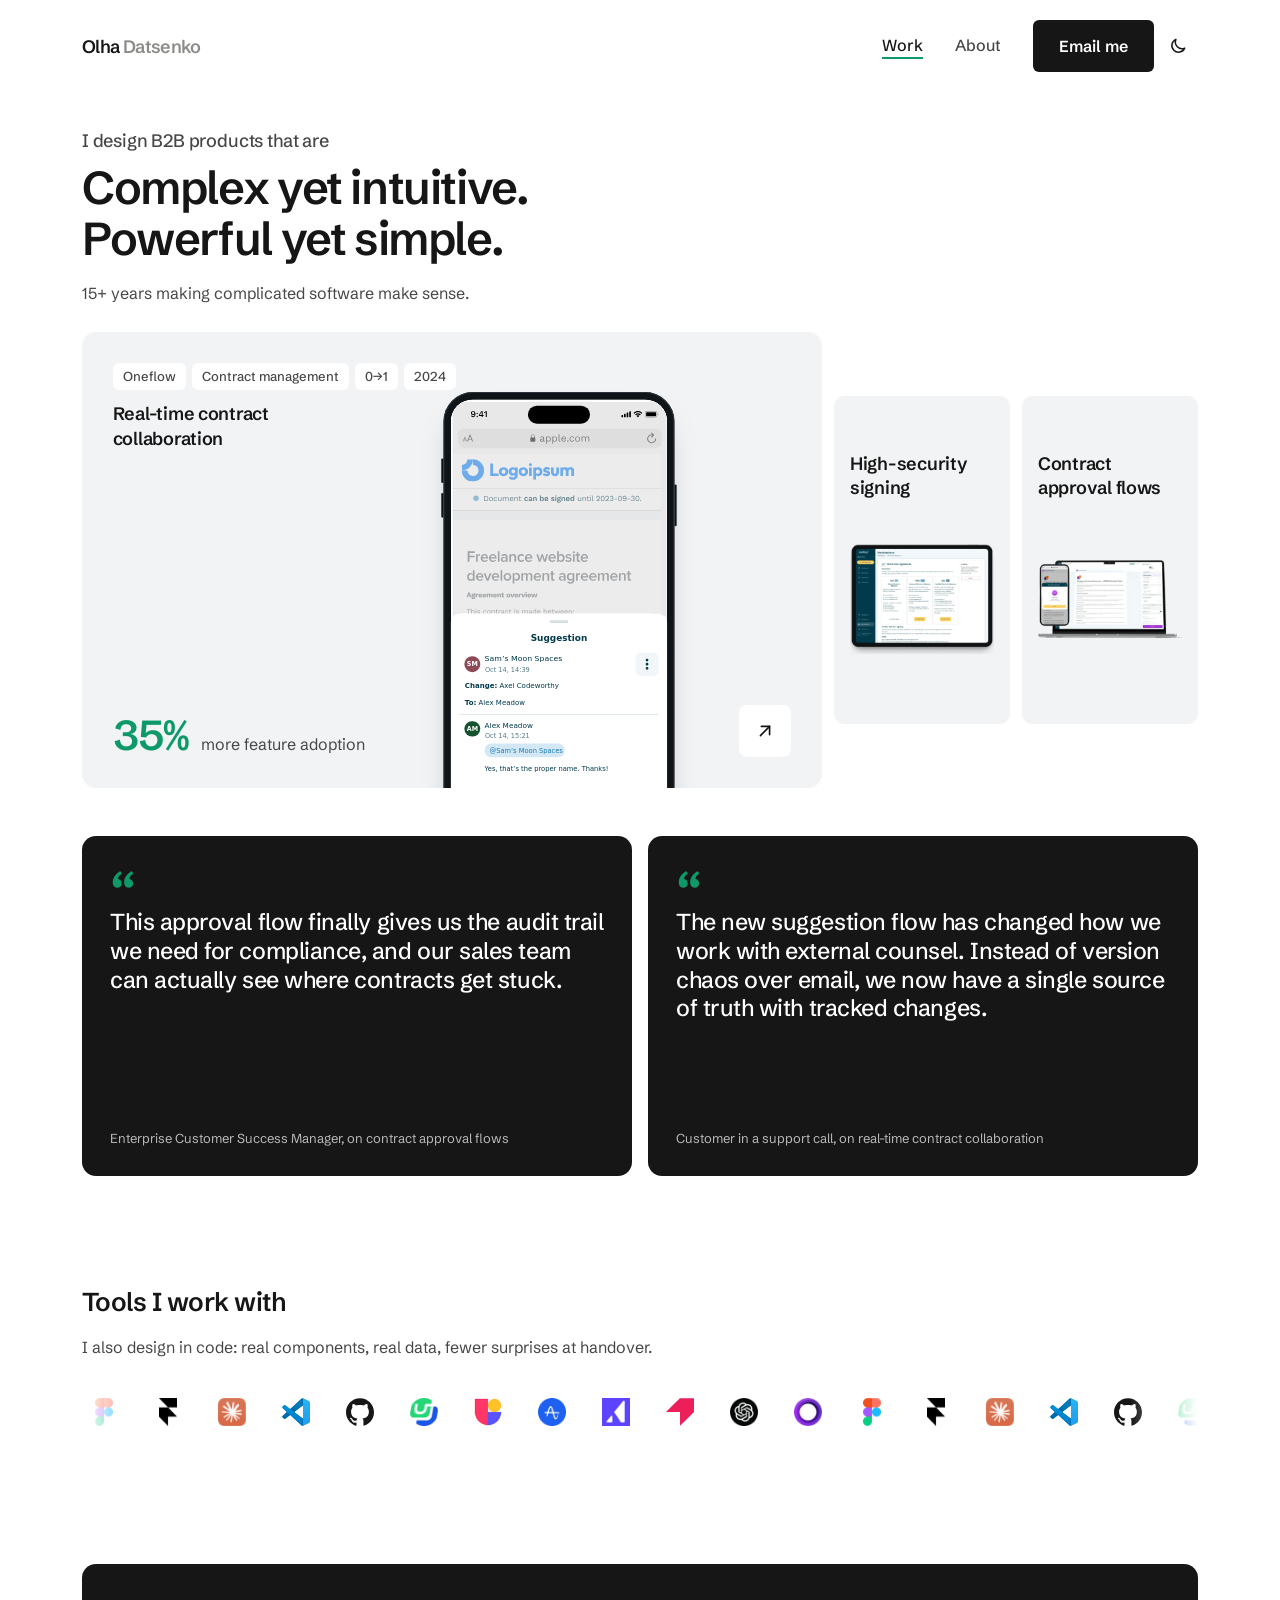
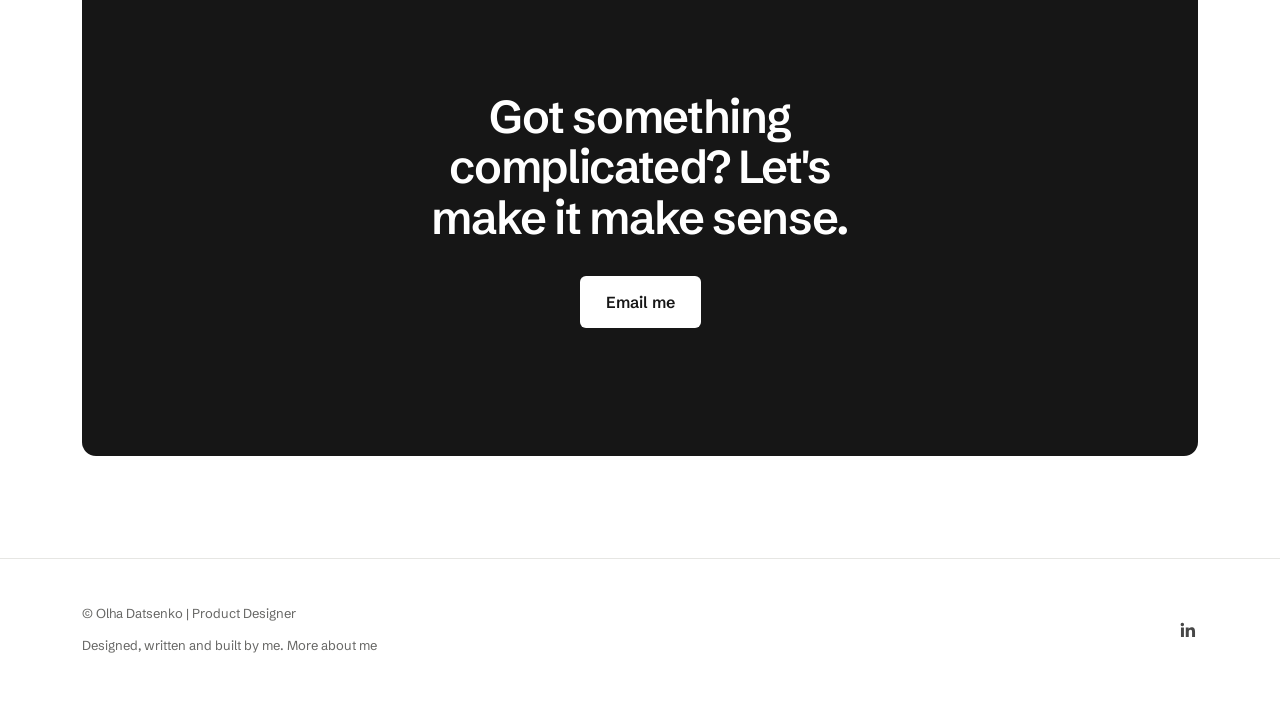
<file: index.html>
<!doctype html>
<html lang="en">
<meta charset="utf-8">
<meta name="viewport" content="width=device-width, initial-scale=1">
<title>Olha Datsenko – Product Designer</title>
<meta name="description" content="Olha Datsenko is a Product Designer based in Stockholm specializing in complex B2B SaaS. 15+ years across product design, content strategy, and UX writing.">
<meta property="og:title" content="Olha Datsenko – Product Designer">
<meta property="og:description" content="Product Designer specializing in complex B2B SaaS, based in Stockholm.">
<meta property="og:image" content="https://olia-d.github.io/olha-portfolio/images/og-portrait.jpg">
<meta property="og:type" content="website">
<link rel="icon" href="favicon.svg" type="image/svg+xml">
<link rel="preconnect" href="https://fonts.googleapis.com">
<link rel="preconnect" href="https://fonts.gstatic.com" crossorigin>
<link rel="stylesheet" href="https://fonts.googleapis.com/css2?family=Schibsted+Grotesk:ital,wght@0,400..900;1,400..900&display=swap">
<script>try{var t=localStorage.getItem("theme");if(t==="dark"||t==="light")document.documentElement.setAttribute("data-theme",t)}catch(e){}</script>
<link rel="stylesheet" href="screens/screens.css?v=63">
<link rel="stylesheet" href="styles.css?v=147">

<a class="skip-link" href="#main">Skip to content</a>

<header class="nav" id="siteNav">
  <div class="nav-inner">
    <a class="logo" href="index.html" aria-label="Olha Datsenko, home">Olha <span class="logo-sur">Datsenko</span></a>
    <nav class="nav-links">
      <a href="index.html#work" aria-current="page">Work</a>
      <a href="about.html">About</a>
      <a class="btn" href="mailto:olya.datsenko@gmail.com">Email me</a>
    </nav>
    <button class="theme-toggle" id="themeToggle" type="button" aria-label="Switch to dark theme">
      <svg class="i-moon" viewBox="0 0 24 24" fill="none" stroke="currentColor" stroke-width="1.8" stroke-linecap="round" stroke-linejoin="round" aria-hidden="true"><path d="M20 14.5A8 8 0 0 1 9.5 4a8 8 0 1 0 10.5 10.5z"/></svg>
      <svg class="i-sun" viewBox="0 0 24 24" fill="none" stroke="currentColor" stroke-width="1.8" stroke-linecap="round" aria-hidden="true"><circle cx="12" cy="12" r="4"/><path d="M12 2.5v2M12 19.5v2M4.6 4.6l1.4 1.4M18 18l1.4 1.4M2.5 12h2M19.5 12h2M4.6 19.4 6 18M18 6l1.4-1.4"/></svg>
    </button>
    <button class="menu-toggle" id="menuToggle" aria-label="Open menu" aria-expanded="false">
      <svg width="26" height="26" viewBox="0 0 24 24" fill="none" stroke="currentColor" stroke-width="2" aria-hidden="true"><line x1="3" y1="7" x2="21" y2="7"/><line x1="3" y1="12" x2="21" y2="12"/><line x1="3" y1="17" x2="21" y2="17"/></svg>
    </button>
  </div>
</header>

<div class="mobile-menu" id="mobileMenu">
  <div class="mobile-menu-top">
    <a class="logo" href="index.html" aria-label="Olha Datsenko, home">Olha <span class="logo-sur">Datsenko</span></a>
    <button class="menu-toggle" id="menuClose" aria-label="Close menu">
      <svg width="26" height="26" viewBox="0 0 24 24" fill="none" stroke="currentColor" stroke-width="2" aria-hidden="true"><line x1="5" y1="5" x2="19" y2="19"/><line x1="19" y1="5" x2="5" y2="19"/></svg>
    </button>
  </div>
  <nav>
    <a href="index.html#work">Work</a>
    <a href="about.html">About</a>
    <div class="social-row">
      <a class="icon-link" href="https://www.linkedin.com/in/olgadatsenko/" target="_blank" rel="noopener" aria-label="LinkedIn">
        <svg width="22" height="22" viewBox="0 0 24 24" fill="currentColor" aria-hidden="true"><path d="M20.45 20.45h-3.56v-5.57c0-1.33-.02-3.04-1.85-3.04-1.86 0-2.14 1.45-2.14 2.95v5.66H9.34V9h3.41v1.56h.05c.48-.9 1.64-1.85 3.38-1.85 3.6 0 4.27 2.37 4.27 5.46v6.28zM5.34 7.43a2.07 2.07 0 1 1 0-4.13 2.07 2.07 0 0 1 0 4.13zM7.12 20.45H3.56V9h3.56v11.45z"/></svg>
      </a>
    </div>
    <a class="btn" href="mailto:olya.datsenko@gmail.com">Email me</a>
  </nav>
</div>

<main id="main">
  <section class="t-hero" id="top">
    <div class="wrap t-hero-inner">
      <h1 class="t-hero-title"><span class="t-hero-kicker">I design B2B products that are</span> <span class="t-hero-big">Complex yet intuitive.<br>Powerful yet simple.</span></h1>
      <p class="t-hero-lede">15+ years making complicated software make sense.</p>
    </div>
    <nav class="wrap mc-row" id="work" aria-labelledby="work-h">
      <h2 class="visually-hidden" id="work-h">Selected work</h2>
      <a class="mc is-open has-demo" href="case-suggestions.html" style="--fx:52% 40%">
        <span class="mc-media" data-ratio="0.4854"><span class="card-ani" role="img" aria-label="A phone showing a suggestion and comment thread on a contract"><span class="scr-ani" data-ani="sheet" data-nopause data-manual><div class="phone"><i class="ph-isl"></i><i class="ph-vol"></i><i class="ph-pwr"></i><div class="scr-frame sms-frame">
    <div class="scr sms" inert>
      <img loading="lazy" decoding="async" class="sms-bg" src="images/sug-panel-bg.svg" alt="">
      <div class="sms-sheet">
        <i class="sms-handle"></i>
        <p class="sms-title"><span>Suggestion</span></p>
        <span class="sdv-av sms-av1" style="--bg:#8e4957"><span>SM</span></span>
        <p class="sms-name1"><span>Sam’s Moon Spaces</span></p>
        <p class="sms-date1"><span>Oct 14, 14:39</span></p>
        <button class="sms-kebab" type="button" aria-haspopup="menu" aria-expanded="true" aria-label="Suggestion actions"><img loading="lazy" decoding="async" src="screens/img/sug/m-kebab.svg" alt=""></button>
        <p class="sms-chg"><span><b>Change:</b> <i>Axel Codeworthy</i></span></p>
        <p class="sms-to"><span><b>To:</b> <i>Alex Meadow</i></span></p>
        <i class="sms-rule"></i>
        <span class="sdv-av sms-av2" style="--bg:#14532d"><span>AM</span></span>
        <p class="sms-name2"><span>Alex Meadow</span></p>
        <p class="sms-date2"><span>Oct 14, 15:21</span></p>
        <p class="sms-mention"><span>@Sam’s Moon Spaces</span></p>
        <p class="sms-msg"><span>Yes, that’s the proper name. Thanks!</span></p>
        <label class="sms-input"><span class="sr-only">Comment</span><input type="text" placeholder="Comment..."></label>
        <button class="sms-at" type="button" aria-label="Mention someone"><img loading="lazy" decoding="async" src="screens/img/sug/m-at.svg" alt=""></button>
        <button class="sms-send" type="button" aria-label="Send comment"><img loading="lazy" decoding="async" src="screens/img/sug/send.svg" alt=""></button>
        <div class="sms-menu" role="menu">
          <button type="button" role="menuitem" class="sms-acc"><img loading="lazy" decoding="async" src="screens/img/sug/m-accept.svg" alt=""><span>Accept</span></button>
          <button type="button" role="menuitem" class="sms-rej"><img loading="lazy" decoding="async" src="screens/img/sug/m-reject.svg" alt=""><span>Reject</span></button>
        </div>
      </div>
    </div>
  </div></div></span></span></span>
        <div class="mc-cap"><div class="mc-top"><ul class="mc-pills" aria-label="Project details"><li>Oneflow</li><li>Contract management</li><li>0&rarr;1</li><li>2024</li></ul><h3 class="mc-name">Real-time contract collaboration</h3></div><span class="mc-stat"><span class="mc-num">35%</span><span class="mc-lab">more feature adoption</span></span><span class="mc-go">Read case study</span><span class="mc-arrow" aria-hidden="true"><svg width="22" height="22" viewBox="0 0 24 24" fill="none" stroke="currentColor" stroke-width="1.8" stroke-linecap="round" stroke-linejoin="round"><path d="M7 17 17 7"/><path d="M8 7h9v9"/></svg><svg width="22" height="22" viewBox="0 0 24 24" fill="none" stroke="currentColor" stroke-width="1.8" stroke-linecap="round" stroke-linejoin="round"><path d="M7 17 17 7"/><path d="M8 7h9v9"/></svg></span></div>
      </a>
      <a class="mc" href="case-qes.html" style="--fx:50% 45%">
        <span class="mc-media"><img class="cutout" style="view-transition-name: shot-qes; view-transition-class: shot" src="images/mc-qes-1200.webp" srcset="images/mc-qes-800.webp 800w, images/mc-qes-1200.webp 1200w, images/mc-qes-1800.webp 1800w" sizes="(max-width: 860px) 92vw, 46vw" width="1800" height="1365" alt="Oneflow electronic signatures marketplace on an iPad"></span>
        <div class="mc-cap"><div class="mc-top"><ul class="mc-pills" aria-label="Project details"><li>Oneflow</li><li>Contract management</li><li>0&rarr;1</li><li>2025</li></ul><h3 class="mc-name">High-security signing</h3></div><span class="mc-stat"><span class="mc-num">96%</span><span class="mc-lab">less setup time</span></span><span class="mc-go">Read case study</span><span class="mc-arrow" aria-hidden="true"><svg width="22" height="22" viewBox="0 0 24 24" fill="none" stroke="currentColor" stroke-width="1.8" stroke-linecap="round" stroke-linejoin="round"><path d="M7 17 17 7"/><path d="M8 7h9v9"/></svg><svg width="22" height="22" viewBox="0 0 24 24" fill="none" stroke="currentColor" stroke-width="1.8" stroke-linecap="round" stroke-linejoin="round"><path d="M7 17 17 7"/><path d="M8 7h9v9"/></svg></span></div>
      </a>
      <a class="mc" href="case-approval-flows.html" style="--fx:40% 50%">
        <span class="mc-media"><img class="cutout" style="view-transition-name: shot-approvals; view-transition-class: shot" src="images/mc-apr-1200.webp" srcset="images/mc-apr-800.webp 800w, images/mc-apr-1200.webp 1200w, images/mc-apr-1800.webp 1800w" sizes="(max-width: 860px) 92vw, 46vw" width="1800" height="966" alt="Oneflow approval flow on a laptop and a phone: the approver view with signing order, and the Document approved confirmation"></span>
        <div class="mc-cap"><div class="mc-top"><ul class="mc-pills" aria-label="Project details"><li>Oneflow</li><li>Contract management</li><li>0&rarr;1</li><li>2023</li></ul><h3 class="mc-name">Contract approval flows</h3></div><span class="mc-stat"><span class="mc-num">82%</span><span class="mc-lab">customer satisfaction</span></span><span class="mc-go">Read case study</span><span class="mc-arrow" aria-hidden="true"><svg width="22" height="22" viewBox="0 0 24 24" fill="none" stroke="currentColor" stroke-width="1.8" stroke-linecap="round" stroke-linejoin="round"><path d="M7 17 17 7"/><path d="M8 7h9v9"/></svg><svg width="22" height="22" viewBox="0 0 24 24" fill="none" stroke="currentColor" stroke-width="1.8" stroke-linecap="round" stroke-linejoin="round"><path d="M7 17 17 7"/><path d="M8 7h9v9"/></svg></span></div>
      </a>
    </nav>
  </section>

  <section class="t-impact t-voices wrap" aria-labelledby="voices-h">
    <h2 class="visually-hidden" id="voices-h">What customers said</h2>
    <a class="t-tile t-quote" href="case-approval-flows.html"><p>This approval flow finally gives us the audit trail we need for compliance, and our sales team can actually see where contracts get stuck.</p><span class="t-src">Enterprise Customer Success Manager, on contract approval flows</span></a>
    <a class="t-tile t-quote" href="case-suggestions.html"><p>The new suggestion flow has changed how we work with external counsel. Instead of version chaos over email, we now have a single source of truth with tracked changes.</p><span class="t-src">Customer in a support call, on real-time contract collaboration</span></a>
  </section>

  <section class="tools-marquee wrap" aria-labelledby="tools-h">
    <h2 class="section-eyebrow" id="tools-h">Tools I work with</h2>
    <p class="tools-note">I also design in code: real components, real data, fewer surprises at handover.</p>
    <div class="tools-belt">
      <ul class="tools-track">
        <li class="tool" tabindex="0" aria-label="Figma: Design, prototypes and design systems"><img src="images/tool-figma.png" alt="" width="28" height="28" loading="lazy"><span class="tool-tip" aria-hidden="true"><strong>Figma</strong>Design, prototypes and design systems</span></li>
        <li class="tool mono" tabindex="0" aria-label="Framer: Interactive prototypes and websites"><img src="images/tool-framer.png" alt="" width="28" height="28" loading="lazy"><span class="tool-tip" aria-hidden="true"><strong>Framer</strong>Interactive prototypes and websites</span></li>
        <li class="tool" tabindex="0" aria-label="Claude: Designing in code with real UI components"><img src="images/tool-claude.webp" alt="" width="28" height="28" loading="lazy"><span class="tool-tip" aria-hidden="true"><strong>Claude</strong>Designing in code with real UI components</span></li>
        <li class="tool" tabindex="0" aria-label="VS Code: Editing and running the UI code"><img src="images/tool-vscode.svg" alt="" width="28" height="28" loading="lazy"><span class="tool-tip" aria-hidden="true"><strong>VS Code</strong>Editing and running the UI code</span></li>
        <li class="tool mono" tabindex="0" aria-label="GitHub: Versioning and sharing coded prototypes"><img src="images/tool-github.svg" alt="" width="28" height="28" loading="lazy"><span class="tool-tip" aria-hidden="true"><strong>GitHub</strong>Versioning and sharing coded prototypes</span></li>
        <li class="tool" tabindex="0" aria-label="Userflow: In-app onboarding flows and checklists"><img src="images/tool-1.png" alt="" width="28" height="28" loading="lazy"><span class="tool-tip" aria-hidden="true"><strong>Userflow</strong>In-app onboarding flows and checklists</span></li>
        <li class="tool" tabindex="0" aria-label="Useberry: Unmoderated usability tests"><img src="images/tool-useberry.webp" alt="" width="28" height="28" loading="lazy"><span class="tool-tip" aria-hidden="true"><strong>Useberry</strong>Unmoderated usability tests</span></li>
        <li class="tool" tabindex="0" aria-label="Amplitude: Product analytics and funnels"><img src="images/tool-3.png" alt="" width="28" height="28" loading="lazy"><span class="tool-tip" aria-hidden="true"><strong>Amplitude</strong>Product analytics and funnels</span></li>
        <li class="tool" tabindex="0" aria-label="Appcues: In-product guides and announcements"><img src="images/tool-appcues.png" alt="" width="28" height="28" loading="lazy"><span class="tool-tip" aria-hidden="true"><strong>Appcues</strong>In-product guides and announcements</span></li>
        <li class="tool" tabindex="0" aria-label="Pendo: In-app analytics and guides"><img src="images/tool-pendo.svg" alt="" width="28" height="28" loading="lazy"><span class="tool-tip" aria-hidden="true"><strong>Pendo</strong>In-app analytics and guides</span></li>
        <li class="tool mono" tabindex="0" aria-label="ChatGPT: Drafting and stress-testing UX copy"><img src="images/tool-chatgpt.png" alt="" width="28" height="28" loading="lazy"><span class="tool-tip" aria-hidden="true"><strong>ChatGPT</strong>Drafting and stress-testing UX copy</span></li>
        <li class="tool" tabindex="0" aria-label="Screen Studio: Product demo videos"><img src="images/tool-screenstudio.png" alt="" width="28" height="28" loading="lazy"><span class="tool-tip" aria-hidden="true"><strong>Screen Studio</strong>Product demo videos</span></li>
        <li class="tool" aria-hidden="true"><img src="images/tool-figma.png" alt="" width="28" height="28" loading="lazy"><span class="tool-tip" aria-hidden="true"><strong>Figma</strong>Design, prototypes and design systems</span></li>
        <li class="tool mono" aria-hidden="true"><img src="images/tool-framer.png" alt="" width="28" height="28" loading="lazy"><span class="tool-tip" aria-hidden="true"><strong>Framer</strong>Interactive prototypes and websites</span></li>
        <li class="tool" aria-hidden="true"><img src="images/tool-claude.webp" alt="" width="28" height="28" loading="lazy"><span class="tool-tip" aria-hidden="true"><strong>Claude</strong>Designing in code with real UI components</span></li>
        <li class="tool" aria-hidden="true"><img src="images/tool-vscode.svg" alt="" width="28" height="28" loading="lazy"><span class="tool-tip" aria-hidden="true"><strong>VS Code</strong>Editing and running the UI code</span></li>
        <li class="tool mono" aria-hidden="true"><img src="images/tool-github.svg" alt="" width="28" height="28" loading="lazy"><span class="tool-tip" aria-hidden="true"><strong>GitHub</strong>Versioning and sharing coded prototypes</span></li>
        <li class="tool" aria-hidden="true"><img src="images/tool-1.png" alt="" width="28" height="28" loading="lazy"><span class="tool-tip" aria-hidden="true"><strong>Userflow</strong>In-app onboarding flows and checklists</span></li>
        <li class="tool" aria-hidden="true"><img src="images/tool-useberry.webp" alt="" width="28" height="28" loading="lazy"><span class="tool-tip" aria-hidden="true"><strong>Useberry</strong>Unmoderated usability tests</span></li>
        <li class="tool" aria-hidden="true"><img src="images/tool-3.png" alt="" width="28" height="28" loading="lazy"><span class="tool-tip" aria-hidden="true"><strong>Amplitude</strong>Product analytics and funnels</span></li>
        <li class="tool" aria-hidden="true"><img src="images/tool-appcues.png" alt="" width="28" height="28" loading="lazy"><span class="tool-tip" aria-hidden="true"><strong>Appcues</strong>In-product guides and announcements</span></li>
        <li class="tool" aria-hidden="true"><img src="images/tool-pendo.svg" alt="" width="28" height="28" loading="lazy"><span class="tool-tip" aria-hidden="true"><strong>Pendo</strong>In-app analytics and guides</span></li>
        <li class="tool mono" aria-hidden="true"><img src="images/tool-chatgpt.png" alt="" width="28" height="28" loading="lazy"><span class="tool-tip" aria-hidden="true"><strong>ChatGPT</strong>Drafting and stress-testing UX copy</span></li>
        <li class="tool" aria-hidden="true"><img src="images/tool-screenstudio.png" alt="" width="28" height="28" loading="lazy"><span class="tool-tip" aria-hidden="true"><strong>Screen Studio</strong>Product demo videos</span></li>
      </ul>
    </div>
  </section>

  <section class="wrap t-cta">
    <div class="t-cta-panel">
      <h2>Got something complicated? Let's make it make sense.</h2>
      <a class="btn btn-light" href="mailto:olya.datsenko@gmail.com">Email me</a>
    </div>
  </section>
</main>

<footer>
  <div class="wrap footer-inner">
    <div>
      <p class="fine">&copy; Olha Datsenko | Product Designer</p>
      <p class="fine">Designed, written and built by me. <a class="fine-link" href="about.html">More about me</a></p>
    </div>
    <div class="footer-social">
      <a class="icon-link" href="https://www.linkedin.com/in/olgadatsenko/" target="_blank" rel="noopener" aria-label="LinkedIn">
        <svg width="20" height="20" viewBox="0 0 24 24" fill="currentColor" aria-hidden="true"><path d="M20.45 20.45h-3.56v-5.57c0-1.33-.02-3.04-1.85-3.04-1.86 0-2.14 1.45-2.14 2.95v5.66H9.34V9h3.41v1.56h.05c.48-.9 1.64-1.85 3.38-1.85 3.6 0 4.27 2.37 4.27 5.46v6.28zM5.34 7.43a2.07 2.07 0 1 1 0-4.13 2.07 2.07 0 0 1 0 4.13zM7.12 20.45H3.56V9h3.56v11.45z"/></svg>
      </a>
    </div>
  </div>
</footer>

<script src="script.js?v=73"></script>
</file>
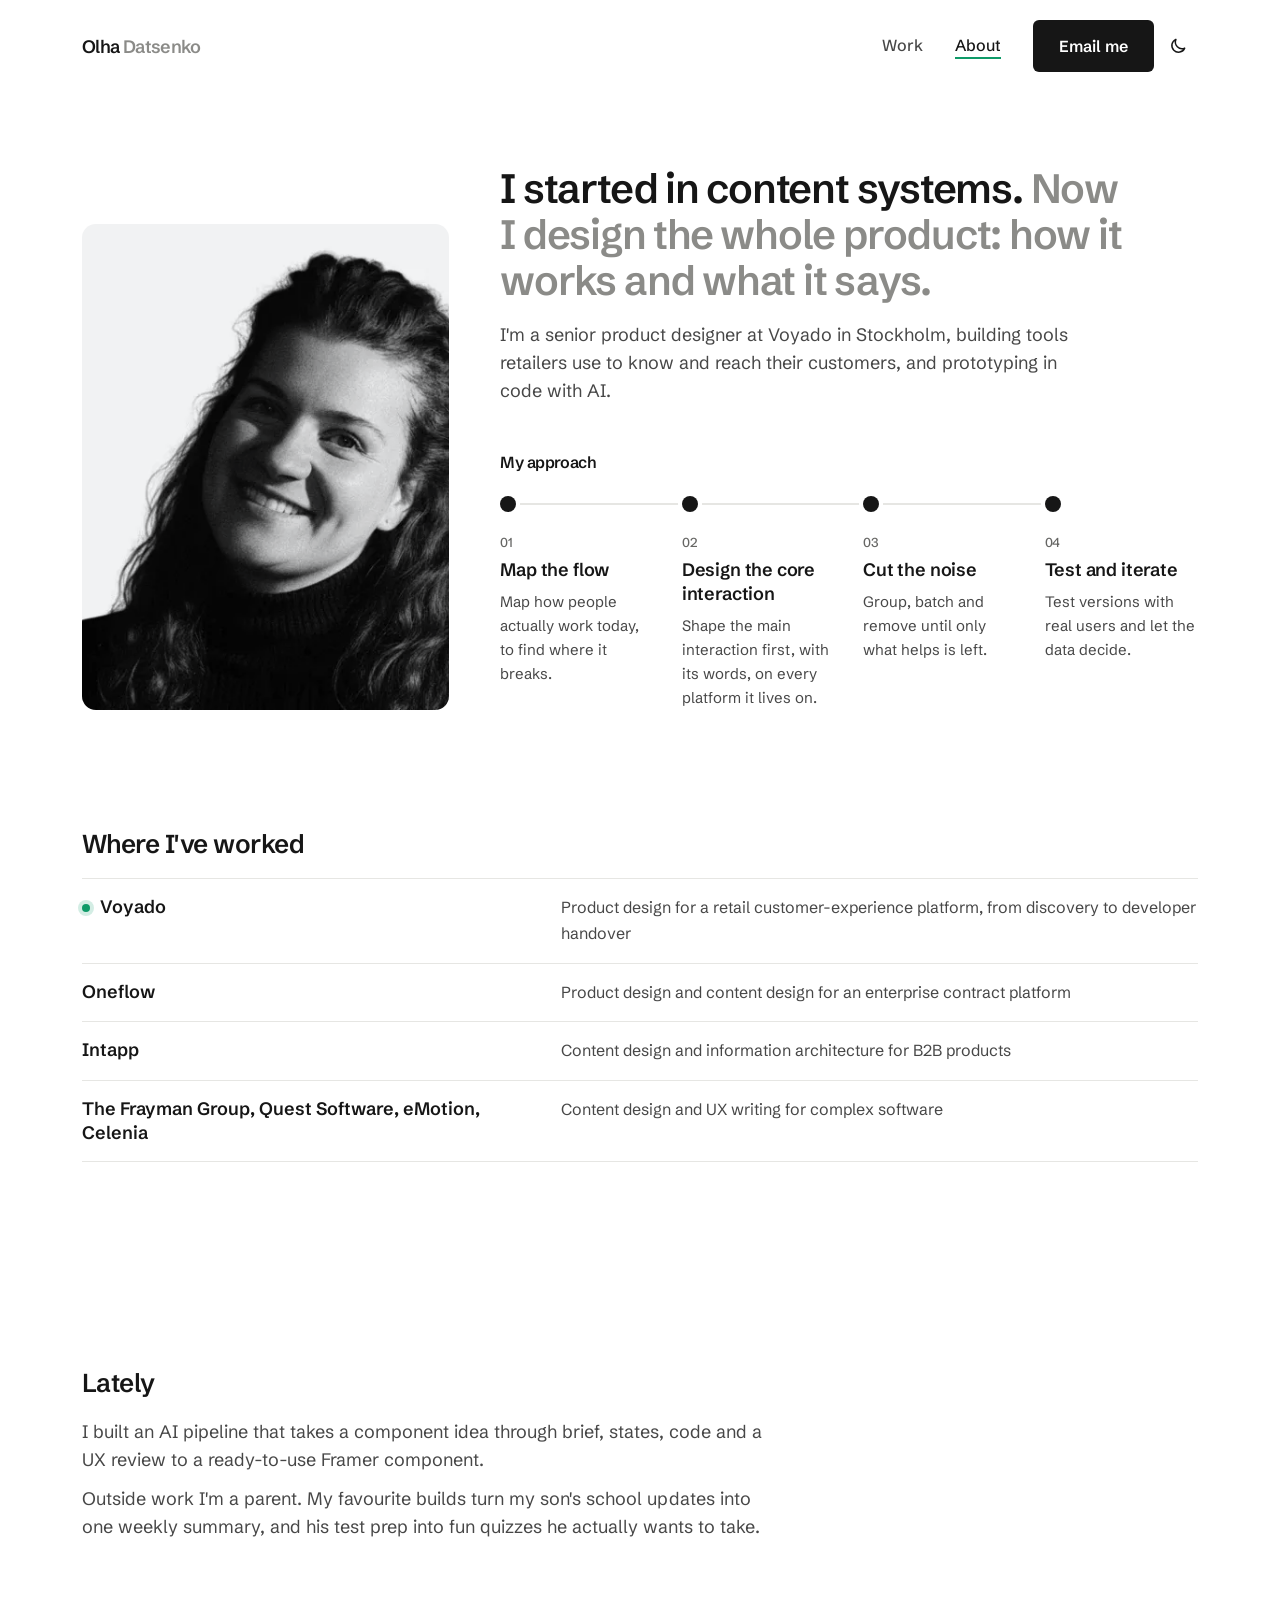
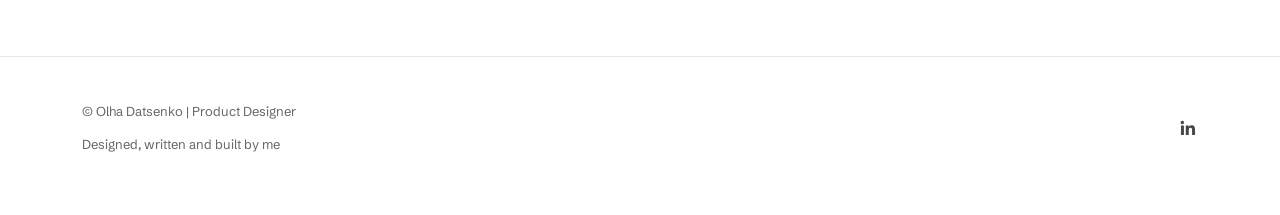
<file: about.html>
<!doctype html>
<html lang="en">
<meta charset="utf-8">
<meta name="viewport" content="width=device-width, initial-scale=1">
<title>About – Olha Datsenko, Product Designer</title>
<meta name="description" content="Product Designer with 15+ years across product design, content strategy, UX writing and information architecture. Based in Stockholm, Sweden.">
<meta property="og:title" content="About – Olha Datsenko, Product Designer">
<meta property="og:image" content="https://olia-d.github.io/olha-portfolio/images/og-portrait.jpg">
<meta property="og:type" content="website">
<link rel="icon" href="favicon.svg" type="image/svg+xml">
<link rel="preconnect" href="https://fonts.googleapis.com">
<link rel="preconnect" href="https://fonts.gstatic.com" crossorigin>
<link rel="stylesheet" href="https://fonts.googleapis.com/css2?family=Schibsted+Grotesk:ital,wght@0,400..900;1,400..900&display=swap">
<script>try{var t=localStorage.getItem("theme");if(t==="dark"||t==="light")document.documentElement.setAttribute("data-theme",t)}catch(e){}</script>
<link rel="stylesheet" href="styles.css?v=147">

<a class="skip-link" href="#main">Skip to content</a>

<header class="nav" id="siteNav">
  <div class="nav-inner">
    <a class="logo" href="index.html" aria-label="Olha Datsenko, home">Olha <span class="logo-sur">Datsenko</span></a>
    <nav class="nav-links">
      <a href="index.html#work">Work</a>
      <a href="about.html" aria-current="page">About</a>
      <a class="btn" href="mailto:olya.datsenko@gmail.com">Email me</a>
    </nav>
    <button class="theme-toggle" id="themeToggle" type="button" aria-label="Switch to dark theme">
      <svg class="i-moon" viewBox="0 0 24 24" fill="none" stroke="currentColor" stroke-width="1.8" stroke-linecap="round" stroke-linejoin="round" aria-hidden="true"><path d="M20 14.5A8 8 0 0 1 9.5 4a8 8 0 1 0 10.5 10.5z"/></svg>
      <svg class="i-sun" viewBox="0 0 24 24" fill="none" stroke="currentColor" stroke-width="1.8" stroke-linecap="round" aria-hidden="true"><circle cx="12" cy="12" r="4"/><path d="M12 2.5v2M12 19.5v2M4.6 4.6l1.4 1.4M18 18l1.4 1.4M2.5 12h2M19.5 12h2M4.6 19.4 6 18M18 6l1.4-1.4"/></svg>
    </button>
    <button class="menu-toggle" id="menuToggle" aria-label="Open menu" aria-expanded="false">
      <svg width="26" height="26" viewBox="0 0 24 24" fill="none" stroke="currentColor" stroke-width="2" aria-hidden="true"><line x1="3" y1="7" x2="21" y2="7"/><line x1="3" y1="12" x2="21" y2="12"/><line x1="3" y1="17" x2="21" y2="17"/></svg>
    </button>
  </div>
</header>

<div class="mobile-menu" id="mobileMenu">
  <div class="mobile-menu-top">
    <a class="logo" href="index.html" aria-label="Olha Datsenko, home">Olha <span class="logo-sur">Datsenko</span></a>
    <button class="menu-toggle" id="menuClose" aria-label="Close menu">
      <svg width="26" height="26" viewBox="0 0 24 24" fill="none" stroke="currentColor" stroke-width="2" aria-hidden="true"><line x1="5" y1="5" x2="19" y2="19"/><line x1="19" y1="5" x2="5" y2="19"/></svg>
    </button>
  </div>
  <nav>
    <a href="index.html#work">Work</a>
    <a href="about.html">About</a>
    <div class="social-row">
      <a class="icon-link" href="https://www.linkedin.com/in/olgadatsenko/" target="_blank" rel="noopener" aria-label="LinkedIn">
        <svg width="22" height="22" viewBox="0 0 24 24" fill="currentColor" aria-hidden="true"><path d="M20.45 20.45h-3.56v-5.57c0-1.33-.02-3.04-1.85-3.04-1.86 0-2.14 1.45-2.14 2.95v5.66H9.34V9h3.41v1.56h.05c.48-.9 1.64-1.85 3.38-1.85 3.6 0 4.27 2.37 4.27 5.46v6.28zM5.34 7.43a2.07 2.07 0 1 1 0-4.13 2.07 2.07 0 0 1 0 4.13zM7.12 20.45H3.56V9h3.56v11.45z"/></svg>
      </a>
    </div>
    <a class="btn" href="mailto:olya.datsenko@gmail.com">Email me</a>
  </nav>
</div>

<main id="main">
  <section class="wrap ab-grid" aria-labelledby="about-h">
    <figure class="ab-tile ab-portrait"><img src="images/portrait-860.webp" srcset="images/portrait-800.webp 800w, images/portrait-860.webp 860w" sizes="(max-width: 860px) 92vw, 440px" width="860" height="559" alt="Olha Datsenko, smiling" fetchpriority="high" class="ab-photo"></figure>
    <div class="ab-story">
      <h1 id="about-h">I started in content systems. <span class="mute">Now I design the whole product: how it works and what it says.</span></h1>
      <p class="ab-facts-line">I'm a senior product designer at Voyado in Stockholm, building tools retailers use to know and reach their customers, and prototyping in code with AI.</p>
    </div>
    <div class="ab-approach">
      <h2>My approach</h2>
      <ol class="approach-list approach-timeline">
      <li><span>01</span>Map the flow<small>Map how people actually work today, to find where it breaks.</small></li>
      <li><span>02</span>Design the core interaction<small>Shape the main interaction first, with its words, on every platform it lives on.</small></li>
      <li><span>03</span>Cut the noise<small>Group, batch and remove until only what helps is left.</small></li>
      <li><span>04</span>Test and iterate<small>Test versions with real users and let the data decide.</small></li>
    </ol>
    </div>
  </section>
  <div class="wrap about-body">
  <section class="ab-work" aria-labelledby="work-h">
    <h2 id="work-h">Where I've worked</h2>
    <ol class="wk-list">
      <li class="wk-current"><span class="wk-p"><span class="wk-dot" aria-hidden="true"></span>Voyado<span class="visually-hidden"> (current)</span></span><span class="wk-r">Product design for a retail customer-experience platform, from discovery to developer handover</span></li>
      <li><span class="wk-p">Oneflow</span><span class="wk-r">Product design and content design for an enterprise contract platform</span></li>
      <li><span class="wk-p">Intapp</span><span class="wk-r">Content design and information architecture for B2B products</span></li>
      <li><span class="wk-p">The Frayman Group, Quest Software, eMotion, Celenia</span><span class="wk-r">Content design and UX writing for complex software</span></li>
    </ol>
  </section>
  <section class="ab-now" aria-labelledby="now-h">
    <h2 id="now-h">Lately</h2>
    <p>I built an AI pipeline that takes a component idea through brief, states, code and a UX review to a ready-to-use Framer component.</p>
    <p>Outside work I'm a parent. My favourite builds turn my son's school updates into one weekly summary, and his test prep into fun quizzes he actually wants to take.</p>
  </section>
  </div>
</main>

<footer>
  <div class="wrap footer-inner">
    <div>
      <p class="fine">&copy; Olha Datsenko | Product Designer</p>
      <p class="fine">Designed, written and built by me</p>
    </div>
    <div class="footer-social">
      <a class="icon-link" href="https://www.linkedin.com/in/olgadatsenko/" target="_blank" rel="noopener" aria-label="LinkedIn">
        <svg width="20" height="20" viewBox="0 0 24 24" fill="currentColor" aria-hidden="true"><path d="M20.45 20.45h-3.56v-5.57c0-1.33-.02-3.04-1.85-3.04-1.86 0-2.14 1.45-2.14 2.95v5.66H9.34V9h3.41v1.56h.05c.48-.9 1.64-1.85 3.38-1.85 3.6 0 4.27 2.37 4.27 5.46v6.28zM5.34 7.43a2.07 2.07 0 1 1 0-4.13 2.07 2.07 0 0 1 0 4.13zM7.12 20.45H3.56V9h3.56v11.45z"/></svg>
      </a>
    </div>
  </div>
</footer>

<script src="script.js?v=73" defer></script>
</file>
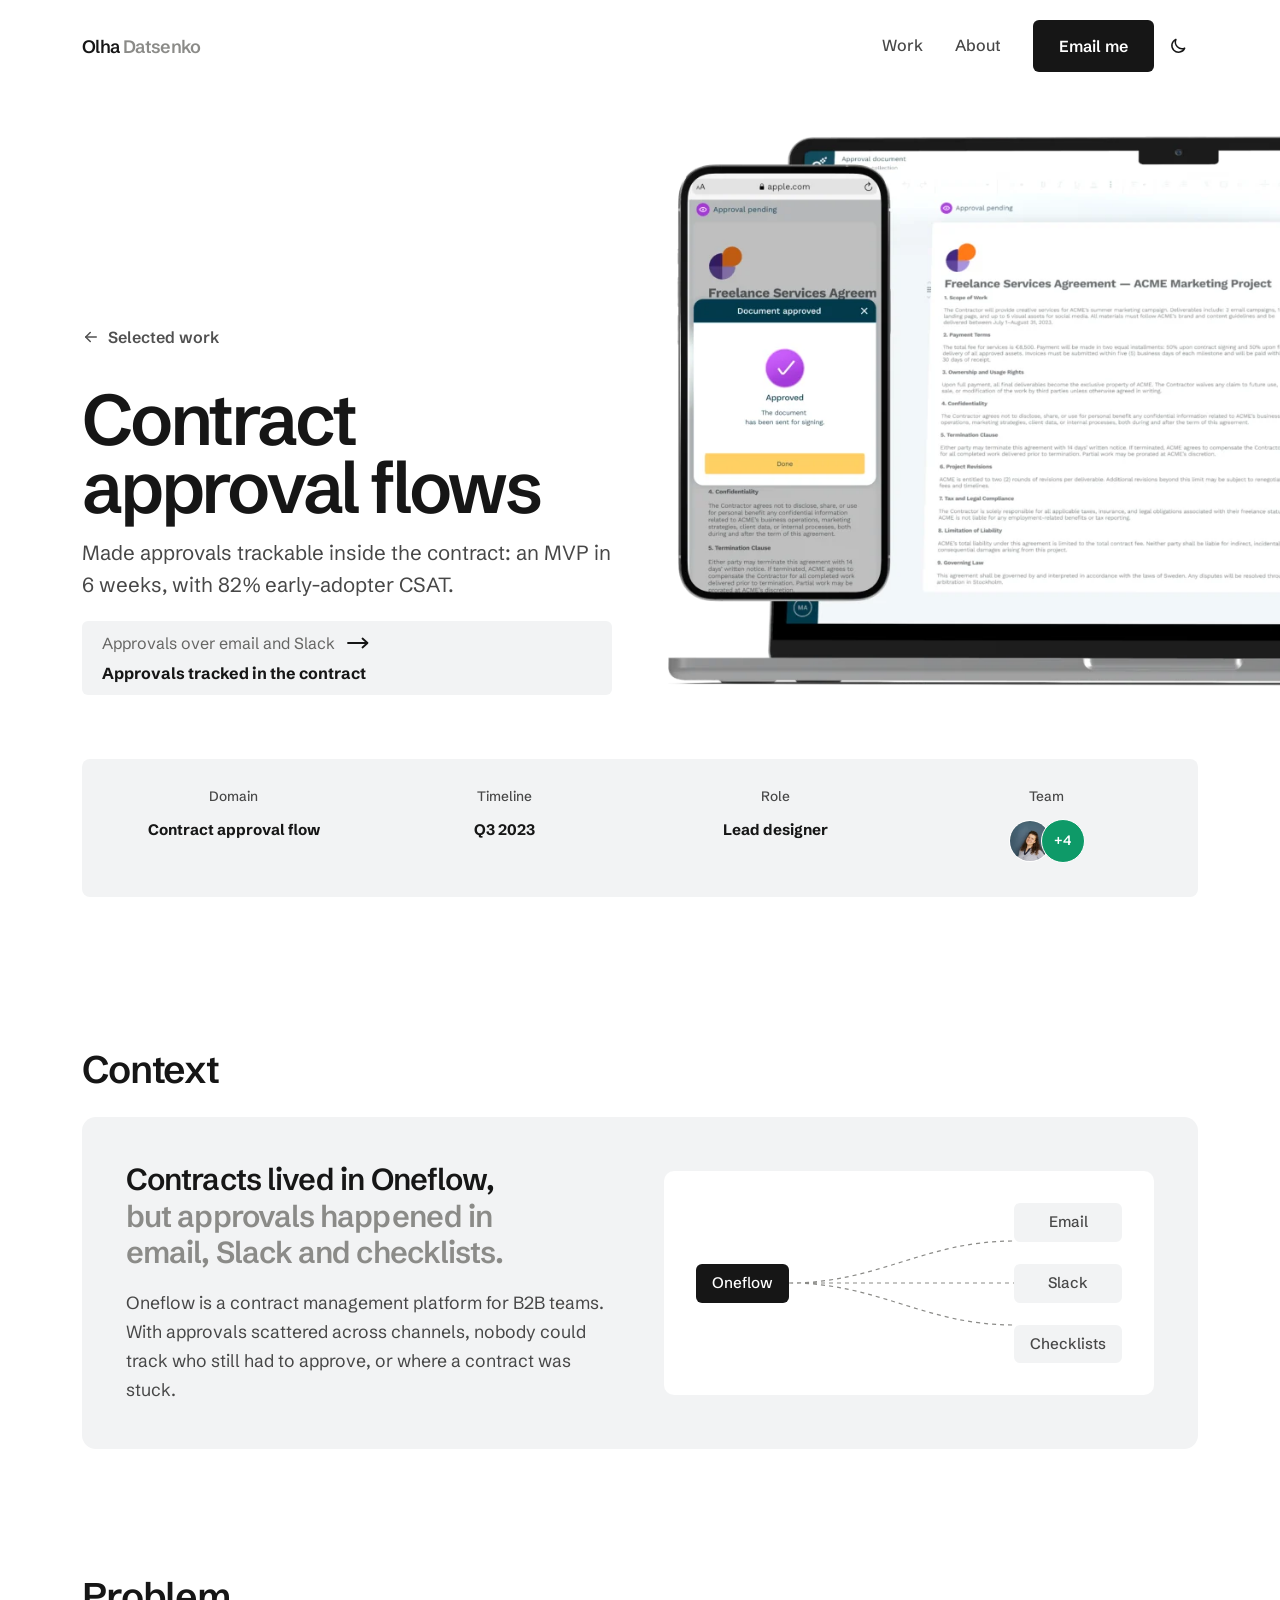
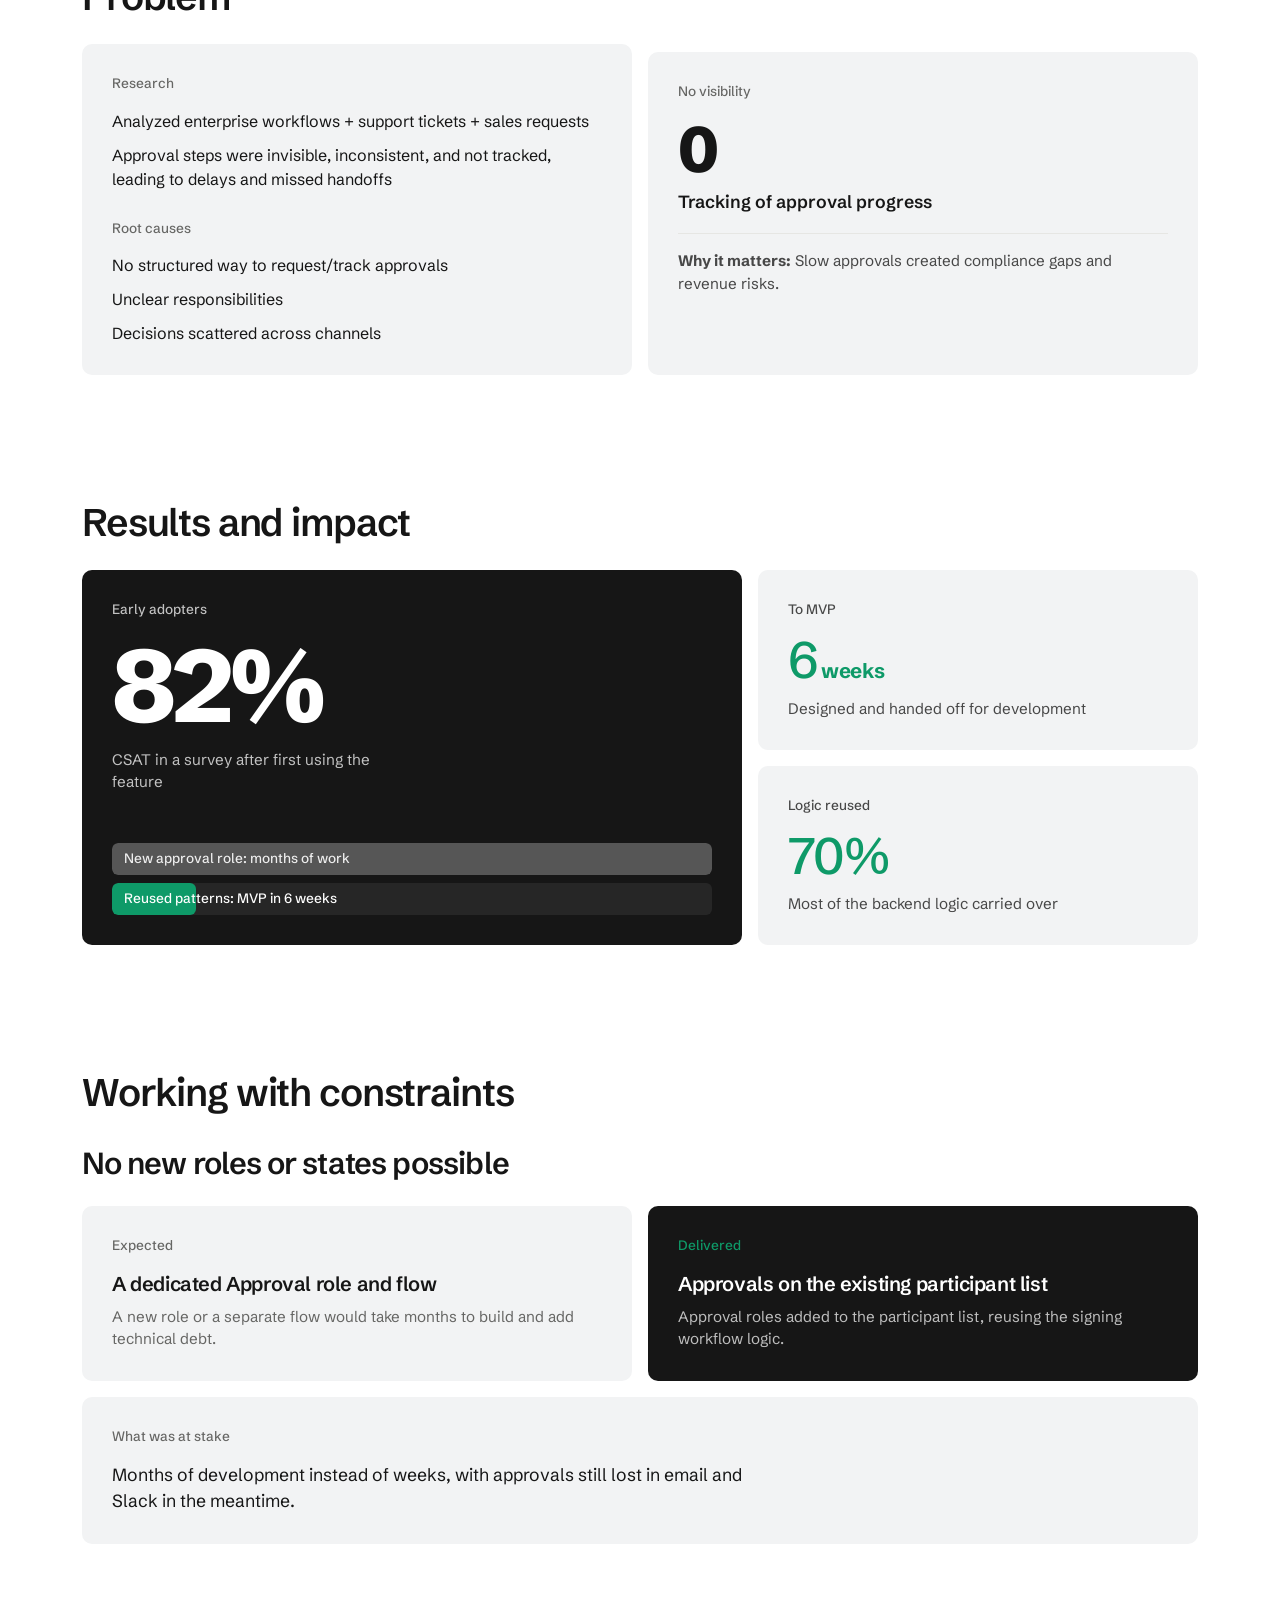
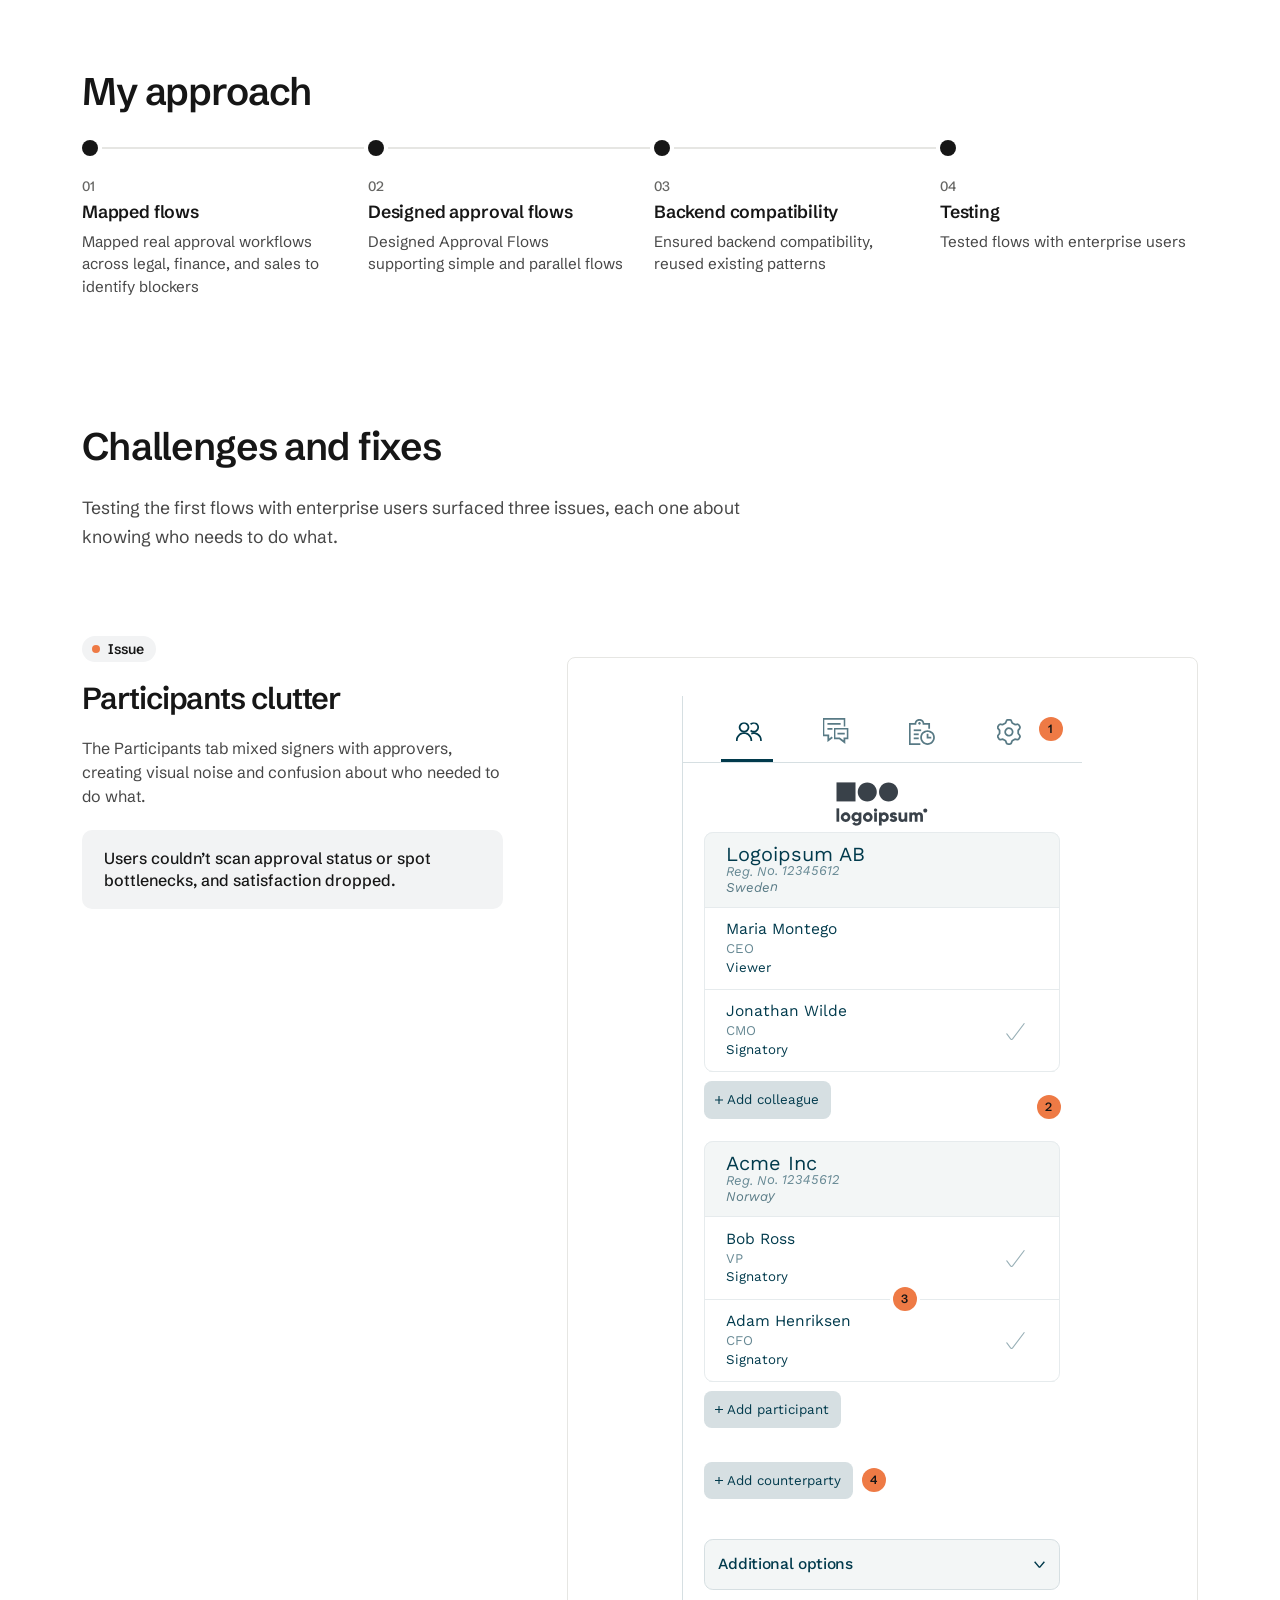
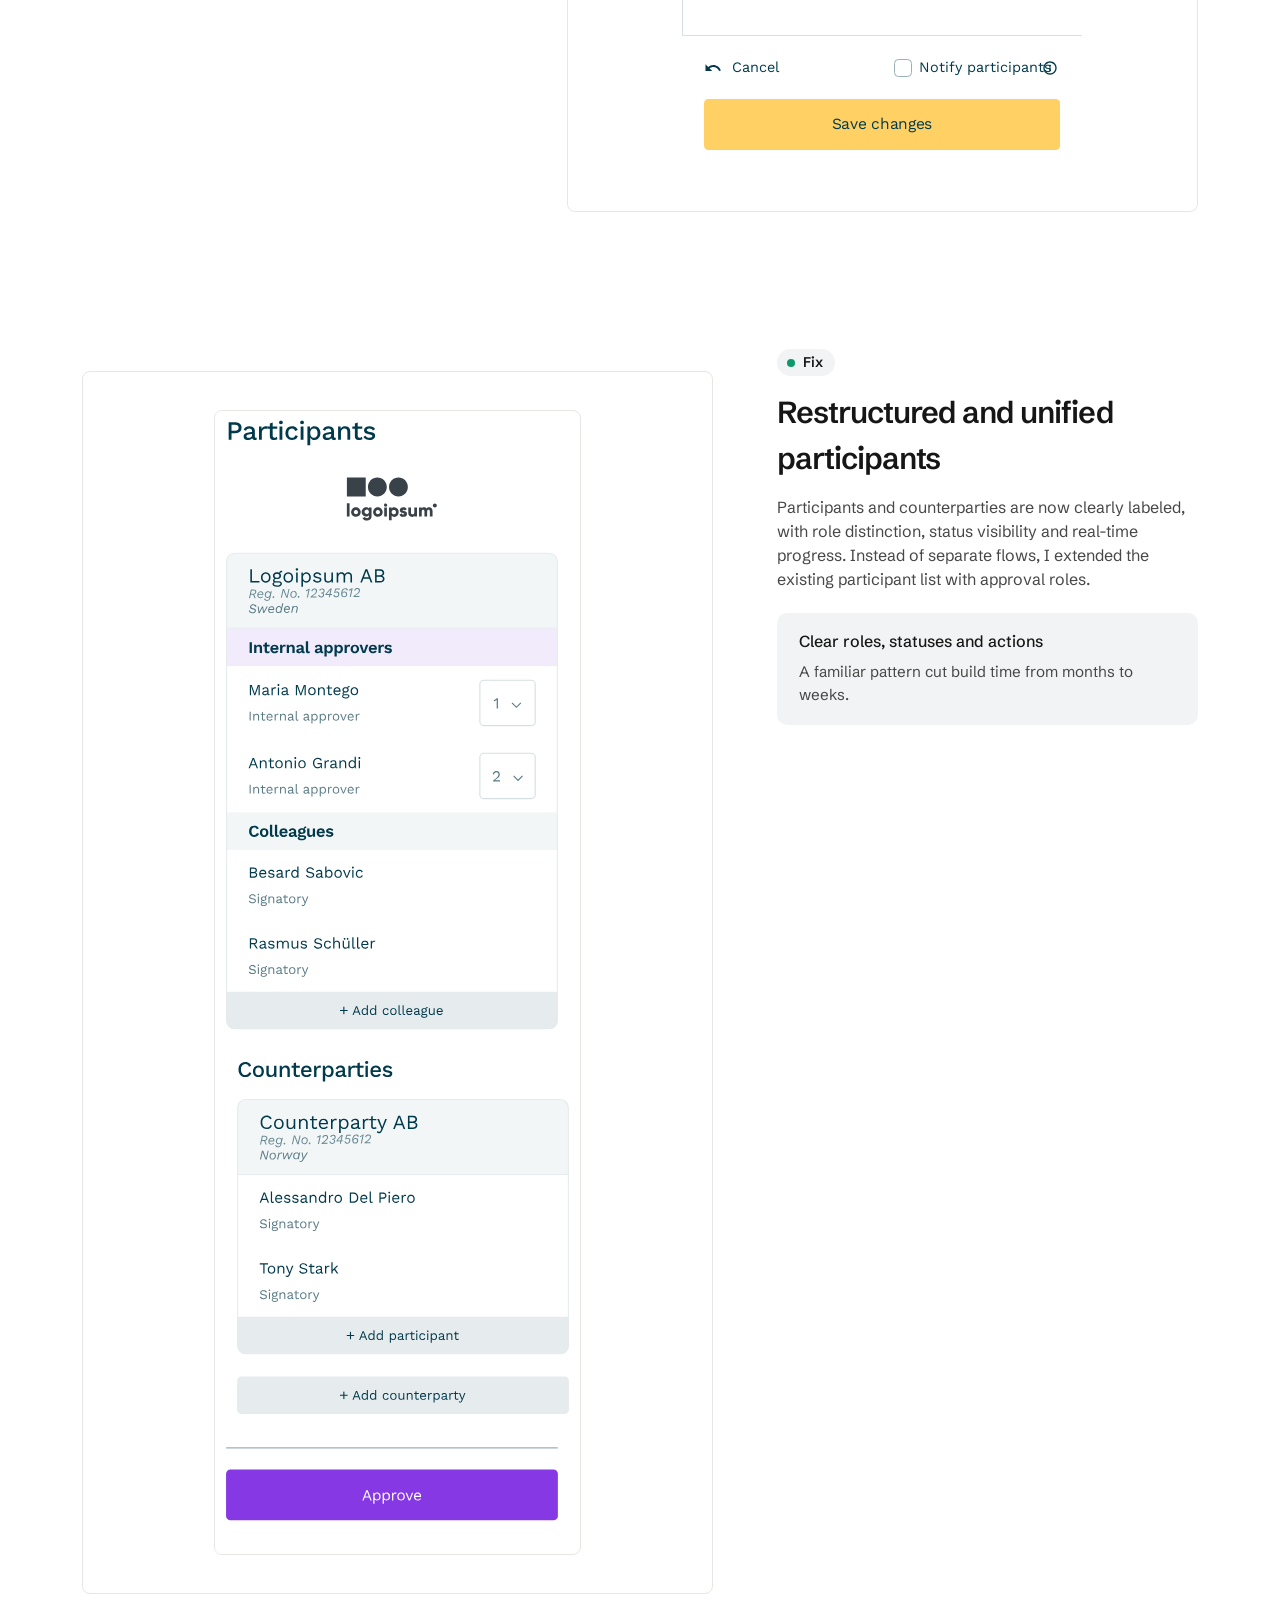
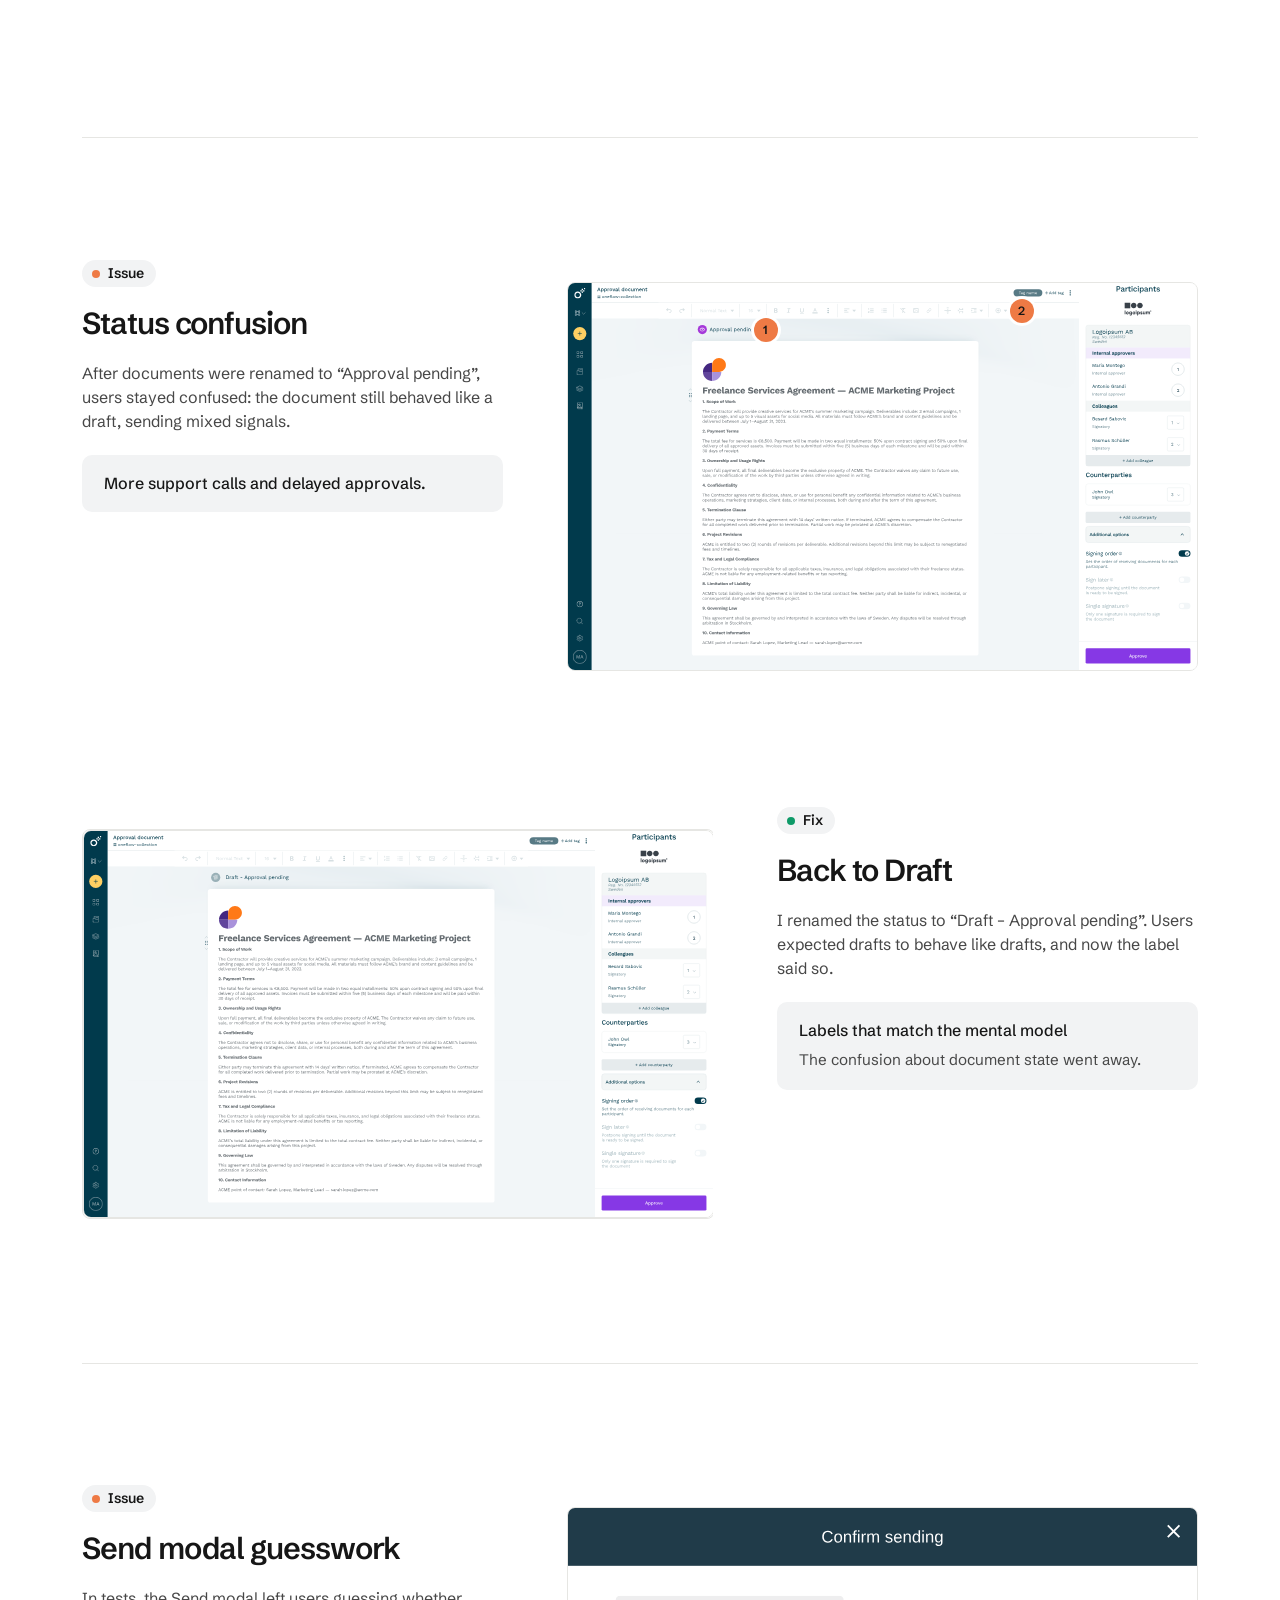
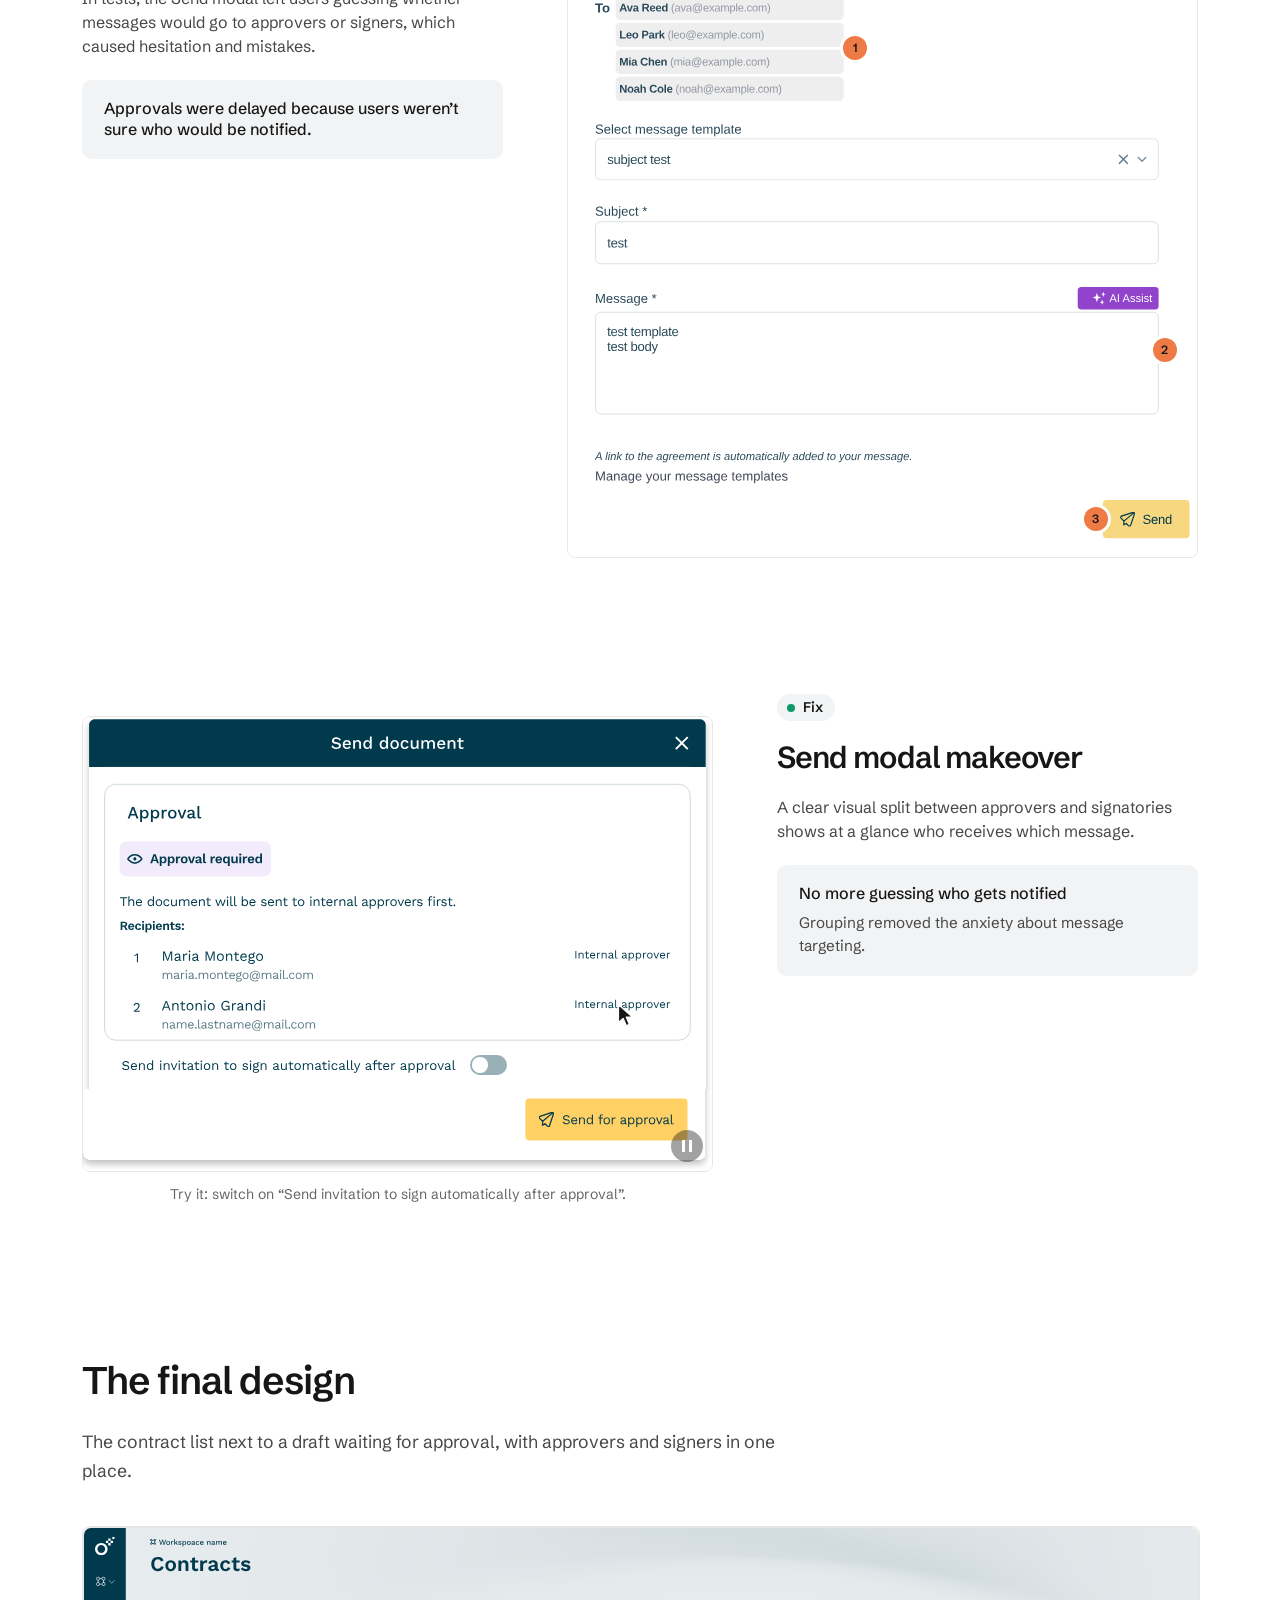
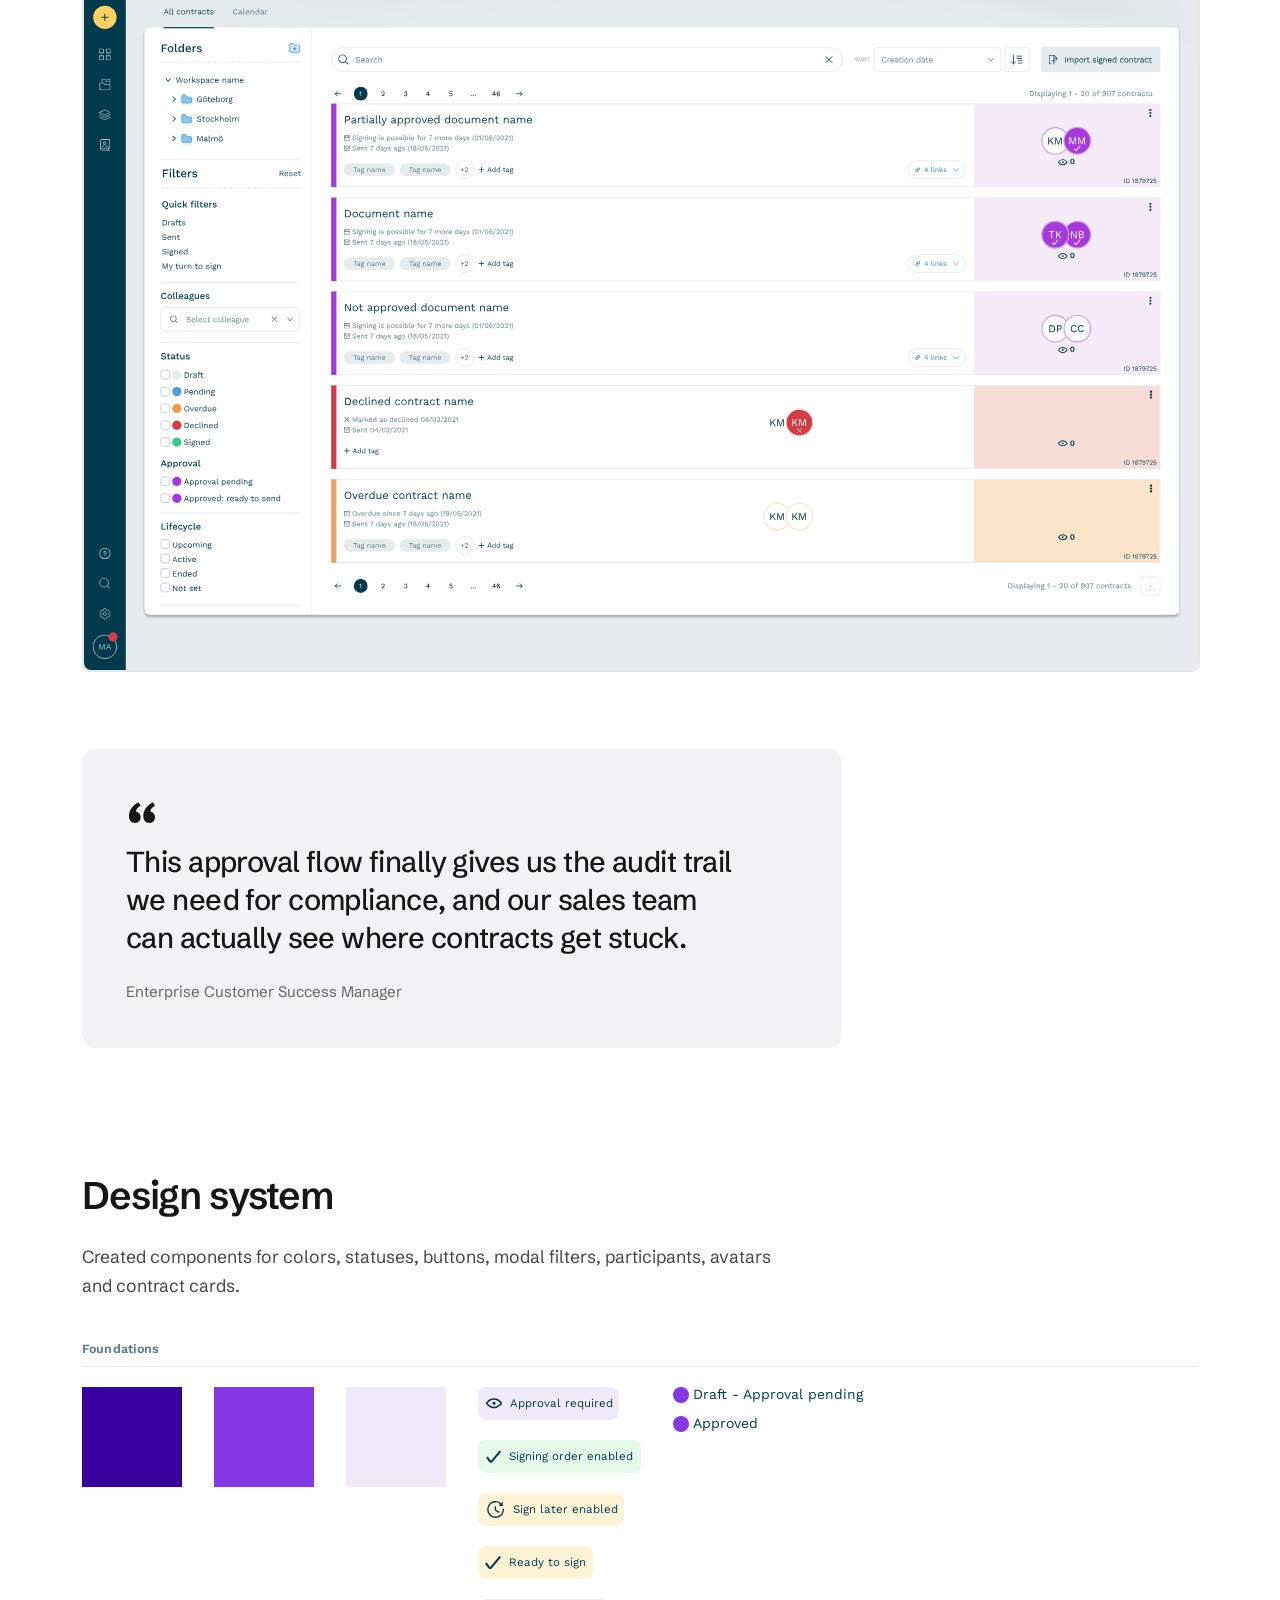
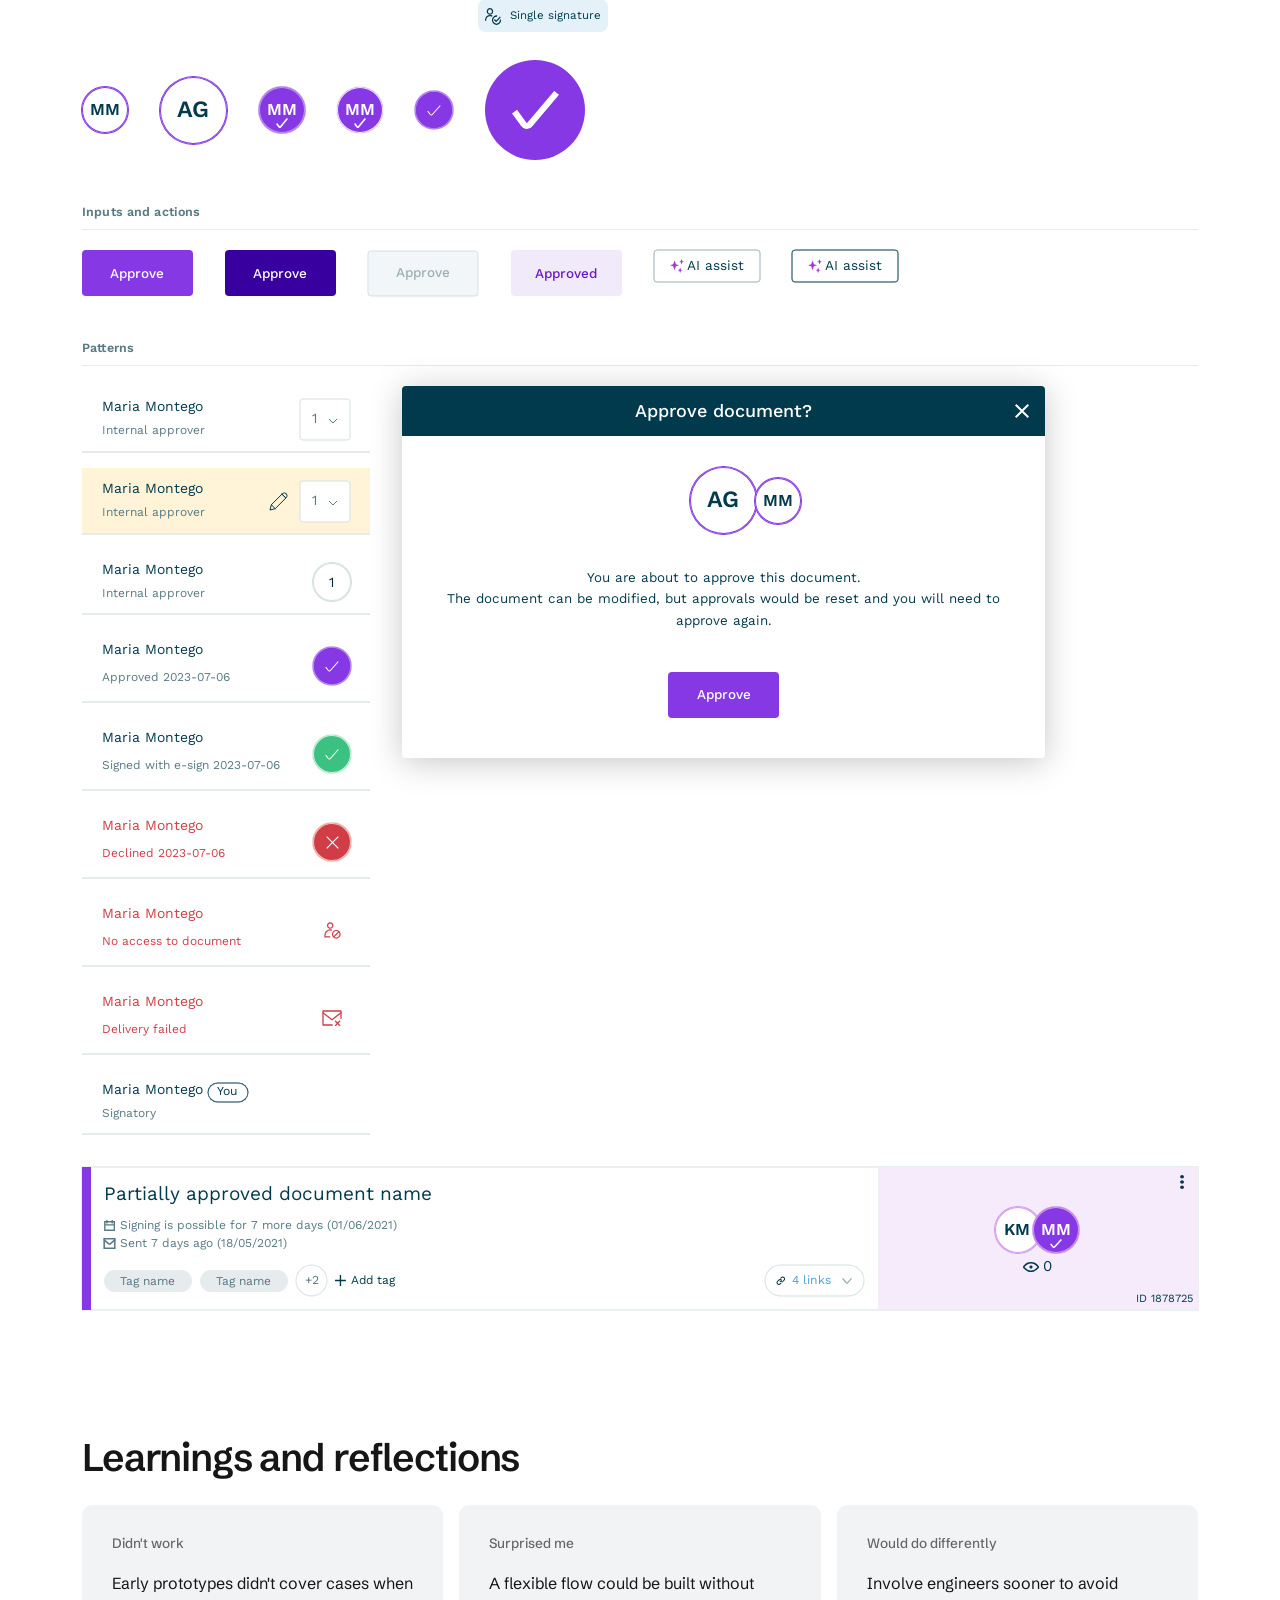
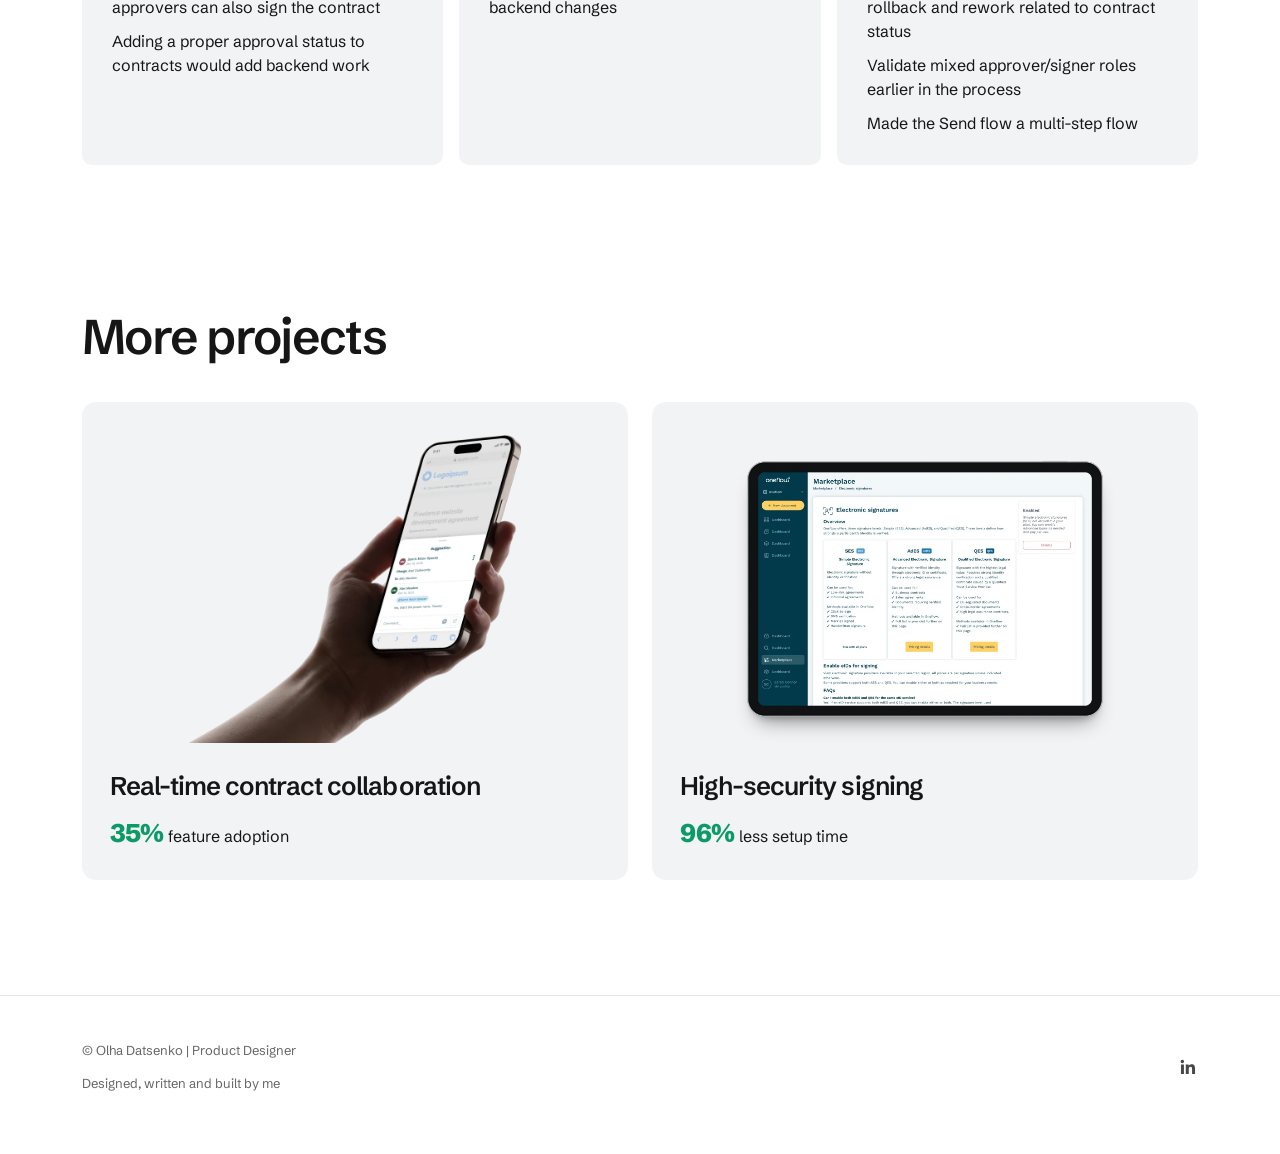
<file: case-approval-flows.html>
<!doctype html>
<html lang="en">
<meta charset="utf-8">
<meta name="viewport" content="width=device-width, initial-scale=1">
<title>Contract approval flows – Olha Datsenko, Product Design</title>
<meta name="description" content="How I designed contract approval workflows for Oneflow that made contract lifecycles trackable, compliant, and fast to review.">
<meta property="og:title" content="Contract approval flows – Olha Datsenko, Product Design">
<meta property="og:image" content="https://olia-d.github.io/olha-portfolio/images/og-approvals.jpg">
<link rel="icon" href="favicon.svg" type="image/svg+xml">
<link rel="preconnect" href="https://fonts.googleapis.com">
<link rel="preconnect" href="https://fonts.gstatic.com" crossorigin>
<link rel="stylesheet" href="https://fonts.googleapis.com/css2?family=Schibsted+Grotesk:ital,wght@0,400..900;1,400..900&display=swap">
<link rel="stylesheet" href="https://fonts.googleapis.com/css2?family=Work+Sans:ital,wght@0,400;0,500;1,400&display=block">
<link rel="stylesheet" href="screens/screens.css?v=63">
<script>try{var t=localStorage.getItem("theme");if(t==="dark"||t==="light")document.documentElement.setAttribute("data-theme",t)}catch(e){}</script>
<link rel="stylesheet" href="styles.css?v=147">

<a class="skip-link" href="#main">Skip to content</a>

<header class="nav" id="siteNav">
  <div class="read-progress" id="readProgress" aria-hidden="true"></div>
  <div class="nav-inner">
    <a class="logo" href="index.html" aria-label="Olha Datsenko, home">Olha <span class="logo-sur">Datsenko</span></a>
    <nav class="nav-links">
      <a href="index.html#work">Work</a>
      <a href="about.html">About</a>
      <a class="btn" href="mailto:olya.datsenko@gmail.com">Email me</a>
    </nav>
    <button class="theme-toggle" id="themeToggle" type="button" aria-label="Switch to dark theme">
      <svg class="i-moon" viewBox="0 0 24 24" fill="none" stroke="currentColor" stroke-width="1.8" stroke-linecap="round" stroke-linejoin="round" aria-hidden="true"><path d="M20 14.5A8 8 0 0 1 9.5 4a8 8 0 1 0 10.5 10.5z"/></svg>
      <svg class="i-sun" viewBox="0 0 24 24" fill="none" stroke="currentColor" stroke-width="1.8" stroke-linecap="round" aria-hidden="true"><circle cx="12" cy="12" r="4"/><path d="M12 2.5v2M12 19.5v2M4.6 4.6l1.4 1.4M18 18l1.4 1.4M2.5 12h2M19.5 12h2M4.6 19.4 6 18M18 6l1.4-1.4"/></svg>
    </button>
    <button class="menu-toggle" id="menuToggle" aria-label="Open menu" aria-expanded="false">
      <svg width="26" height="26" viewBox="0 0 24 24" fill="none" stroke="currentColor" stroke-width="2" aria-hidden="true"><line x1="3" y1="7" x2="21" y2="7"/><line x1="3" y1="12" x2="21" y2="12"/><line x1="3" y1="17" x2="21" y2="17"/></svg>
    </button>
  </div>
</header>

<div class="mobile-menu" id="mobileMenu">
  <div class="mobile-menu-top">
    <a class="logo" href="index.html" aria-label="Olha Datsenko, home">Olha <span class="logo-sur">Datsenko</span></a>
    <button class="menu-toggle" id="menuClose" aria-label="Close menu">
      <svg width="26" height="26" viewBox="0 0 24 24" fill="none" stroke="currentColor" stroke-width="2" aria-hidden="true"><line x1="5" y1="5" x2="19" y2="19"/><line x1="19" y1="5" x2="5" y2="19"/></svg>
    </button>
  </div>
  <nav>
    <a href="index.html#work">Work</a>
    <a href="about.html">About</a>
    <div class="social-row">
      <a class="icon-link" href="https://www.linkedin.com/in/olgadatsenko/" target="_blank" rel="noopener" aria-label="LinkedIn">
        <svg width="22" height="22" viewBox="0 0 24 24" fill="currentColor" aria-hidden="true"><path d="M20.45 20.45h-3.56v-5.57c0-1.33-.02-3.04-1.85-3.04-1.86 0-2.14 1.45-2.14 2.95v5.66H9.34V9h3.41v1.56h.05c.48-.9 1.64-1.85 3.38-1.85 3.6 0 4.27 2.37 4.27 5.46v6.28zM5.34 7.43a2.07 2.07 0 1 1 0-4.13 2.07 2.07 0 0 1 0 4.13zM7.12 20.45H3.56V9h3.56v11.45z"/></svg>
      </a>
    </div>
    <a class="btn" href="mailto:olya.datsenko@gmail.com">Email me</a>
  </nav>
</div>

<main id="main">

  <header class="case-head" id="hero">
    <div class="wrap case-head-grid">
      <div class="case-head-copy">
        <a class="case-back" href="index.html#work"><svg width="18" height="18" viewBox="0 0 24 24" fill="none" stroke="currentColor" stroke-width="2" stroke-linecap="round" stroke-linejoin="round" aria-hidden="true"><path d="M19 12H5"/><path d="m11 18-6-6 6-6"/></svg>Selected work</a>
        <h1>Contract approval flows</h1>
        <p class="case-lede">Made approvals trackable inside the contract: an MVP in 6 weeks, with 82% early-adopter CSAT.</p>
        <p class="case-shift-line"><span class="from">Approvals over email and Slack</span> <svg class="shift-arrow" width="22" height="12" viewBox="0 0 22 12" fill="none" stroke="currentColor" stroke-width="1.8" stroke-linecap="round" stroke-linejoin="round" aria-hidden="true"><path d="M1 6h19"/><path d="M15.5 1.5 20.5 6l-5 4.5"/></svg><span class="visually-hidden"> became </span> <span class="to">Approvals tracked in the contract</span></p>
      </div>
      <div class="case-head-visual case-head-bleed"><img style="view-transition-name: shot-approvals; view-transition-class: shot" fetchpriority="high" src="images/apr-hero-1800.webp" srcset="images/apr-hero-1200.webp 1200w, images/apr-hero-1800.webp 1800w, images/apr-hero-2600.webp 2600w" sizes="(max-width: 860px) 100vw, 1100px" width="3370" height="1873" alt="Oneflow approval flow on a laptop and a phone: the approver view with signing order, and the Document approved confirmation"></div>
      </div>
    <div class="wrap"><dl class="case-facts"><div><dt>Domain</dt><dd>Contract approval flow</dd></div><div><dt>Timeline</dt><dd>Q3 2023</dd></div><div><dt>Role</dt><dd>Lead designer</dd></div><div><dt>Team</dt><dd><span class="team-stack"><img src="images/avatar-olha.webp" width="128" height="128" alt=""><span class="team-more" aria-hidden="true">+4</span></span><span class="visually-hidden">Olha and 4 others</span></dd></div></dl></div>
    </div>
  </header>
  <div class="wrap case-layout">
    <details class="toc-m">
      <summary><span class="toc-m-k">On this page</span><span class="toc-m-now">Context</span></summary>
      <ol><li><a href="#context">Context</a></li><li><a href="#problem">Problem</a></li><li><a href="#results">Results</a></li><li><a href="#constraints">Constraints</a></li><li><a href="#approach">Approach</a></li><li><a href="#challenges">Challenges and fixes</a></li><li><a href="#solutions">Final design</a></li><li><a href="#design-system">Design system</a></li><li><a href="#learnings">Learnings</a></li></ol>
    </details>
    <div class="case-body case-boxed">
  <section class="section-block" id="context">
    <h2>Context</h2>
    <div class="ctx-panel">
      <div class="ctx-copy">
        <p class="ctx-lead">Contracts lived in Oneflow, <span>but approvals happened in email, Slack and checklists.</span></p>
        <p class="body-text">Oneflow is a contract management platform for B2B teams. With approvals scattered across channels, nobody could track who still had to approve, or where a contract was stuck.</p>
      </div>
      <div class="ctx-drift" role="img" aria-label="Approvals leave Oneflow for email, Slack and checklists, so nobody can see where a contract is stuck">
        <span class="ctx-chip ctx-home">Oneflow</span>
        <svg class="ctx-lines" viewBox="0 0 100 120" preserveAspectRatio="none" aria-hidden="true"><path d="M0 60 C40 60 60 18 100 18 M0 60 H100 M0 60 C40 60 60 102 100 102" fill="none" stroke="currentColor" stroke-width="1.2" stroke-dasharray="4 4" vector-effect="non-scaling-stroke"/></svg>
        <span class="ctx-out"><span class="ctx-chip">Email</span><span class="ctx-chip">Slack</span><span class="ctx-chip">Checklists</span></span>
      </div>
    </div>
  </section>

  <section class="section-block" id="problem">
    <h2>Problem</h2>
    <div class="two-col pb-pair">
      <div class="pb-card">
        <p class="section-eyebrow">Research</p>
        <ul class="check-list">
          <li>Analyzed enterprise workflows + support tickets + sales requests</li>
          <li>Approval steps were invisible, inconsistent, and not tracked, leading to delays and missed handoffs</li>
        </ul>
        <p class="section-eyebrow">Root causes</p>
        <ul class="check-list">
          <li>No structured way to request/track approvals</li>
          <li>Unclear responsibilities</li>
          <li>Decisions scattered across channels</li>
        </ul>
      </div>
      <div class="callout-stat">
        <p class="section-eyebrow">No visibility</p>
        <div class="num">0</div>
        <div class="label">Tracking of approval progress</div>
        <div class="why"><strong>Why it matters:</strong> Slow approvals created compliance gaps and revenue risks.</div>
      </div>
    </div>
  </section>


  <section class="section-block" id="results">
    <h2>Results and impact</h2>
    <div class="rs-band" data-rs>
      <div class="rs-tile rs-lead">
        <p class="rs-k">Early adopters</p>
        <div class="num">82%</div>
        <p class="rs-d">CSAT in a survey after first using the feature</p>
        <div class="rs-bars" aria-hidden="true">
          <div class="rs-bar rs-before"><i></i><span>New approval role: months of work</span></div>
          <div class="rs-bar rs-after rs-tiny" style="--w:14%"><i></i><span>Reused patterns: MVP in 6 weeks</span></div>
        </div>
      </div>
      <div class="rs-tile">
        <p class="rs-k">To MVP</p>
        <div class="num">6<span class="unit"> weeks</span></div>
        <p class="rs-d">Designed and handed off for development</p>
      </div>
      <div class="rs-tile">
        <p class="rs-k">Logic reused</p>
        <div class="num">70%</div>
        <p class="rs-d">Most of the backend logic carried over</p>
      </div>
    </div>
  </section>

  <section class="section-block" id="constraints">
    <h2>Working with constraints</h2>
    <h3 style="margin-top:0;">No new roles or states possible</h3>
    <div class="cn-pair">
      <div class="cn-card"><p class="cn-k">Expected</p><p class="cn-t">A dedicated Approval role and flow</p><p class="cn-d">A new role or a separate flow would take months to build and add technical debt.</p></div>
      <div class="cn-card cn-done"><p class="cn-k">Delivered</p><p class="cn-t">Approvals on the existing participant list</p><p class="cn-d">Approval roles added to the participant list, reusing the signing workflow logic.</p></div>
    </div>
    <div class="stake"><p class="stake-k">What was at stake</p><p>Months of development instead of weeks, with approvals still lost in email and Slack in the meantime.</p></div>
  </section>

  <section class="section-block" id="approach">
    <h2>My approach</h2>
    <ol class="approach-list approach-timeline">
      <li><span>01</span>Mapped flows<small>Mapped real approval workflows across legal, finance, and sales to identify blockers</small></li>
      <li><span>02</span>Designed approval flows<small>Designed Approval Flows supporting simple and parallel flows</small></li>
      <li><span>03</span>Backend compatibility<small>Ensured backend compatibility, reused existing patterns</small></li>
      <li><span>04</span>Testing<small>Tested flows with enterprise users</small></li>
    </ol>
  </section>


  <section class="section-block" id="challenges">
    <h2>Challenges and fixes</h2>
    <p class="body-text">Testing the first flows with enterprise users surfaced three issues, each one about knowing who needs to do what.</p>

    <div class="pair">
    <div class="zz">
      <div class="zz-text"><p class="zz-k">Issue</p><h3>Participants clutter</h3><p>The Participants tab mixed signers with approvers, creating visual noise and confusion about who needed to do what.</p><p class="impact"><span>Users couldn&rsquo;t scan approval status or spot bottlenecks, and satisfaction dropped.</span></p></div>
      <div class="zz-media solution-media zz-stack"><figure class="scr-notes" data-notes>
  <div class="shot-pad"><div class="scr-frame apb-frame">
    <div class="scr apb" role="group" aria-label="Original Participants tab: two parties, add buttons and Save changes">
      <div class="apb-tabs">
        <span class="apb-tab" style="--x:48"><img src="screens/img/apr/ic-people.svg" alt="" class="apb-ic-people"></span>
        <span class="apb-tab" style="--x:126"><img src="screens/img/apr/ic-comments-a.svg" alt="" class="apb-ic-ca"><img src="screens/img/apr/ic-comments-b.svg" alt="" class="apb-ic-cb"></span>
        <span class="apb-tab" style="--x:204"><img src="screens/img/apr/ic-history.svg" alt="" class="apb-ic-history"></span>
        <span class="apb-tab" style="--x:282"><img src="screens/img/apr/ic-settings.svg" alt="" class="apb-ic-settings"></span>
        <i class="apb-current"></i>
      </div>
      <div class="apb-body">
        <div class="apb-logo"><img src="screens/img/apr/logo.svg" alt="logoipsum"></div>
        <div class="apb-list">
          <div class="apb-party">
            <div class="apb-group">
              <div class="apb-head"><b>Logoipsum AB</b><i>Reg. No. 12345612</i><i class="apb-c">Sweden</i></div>
              <div class="apb-row"><div class="apb-name"><b>Maria Montego</b><small>CEO</small><span>Viewer</span></div></div>
              <div class="apb-row"><div class="apb-name"><b>Jonathan Wilde</b><small>CMO</small><span>Signatory</span></div><img class="apb-check" src="screens/img/apr/check.svg" alt="Signed"></div>
            </div>
            <span class="apb-add"><img src="screens/img/apr/add.svg" alt="">Add colleague</span>
          </div>
          <div class="apb-party">
            <div class="apb-group">
              <div class="apb-head"><b>Acme Inc</b><i>Reg. No. 12345612</i><i class="apb-c">Norway</i></div>
              <div class="apb-row"><div class="apb-name"><b>Bob Ross</b><small>VP</small><span>Signatory</span></div><img class="apb-check" src="screens/img/apr/check.svg" alt="Signed"></div>
              <div class="apb-row"><div class="apb-name"><b>Adam Henriksen</b><small>CFO</small><span>Signatory</span></div><img class="apb-check" src="screens/img/apr/check.svg" alt="Signed"></div>
            </div>
            <span class="apb-add"><img src="screens/img/apr/add.svg" alt="">Add participant</span>
          </div>
          <div class="apb-party apb-cp"><span class="apb-add"><img src="screens/img/apr/add.svg" alt="">Add counterparty</span></div>
        </div>
        <div class="apb-options"><span>Additional options</span><img src="screens/img/apr/chevron.svg" alt=""></div>
      </div>
      <div class="apb-foot">
        <span class="apb-cancel"><img src="screens/img/apr/undo.svg" alt="">Cancel</span>
        <label class="apb-notify"><input type="checkbox"><span>Notify participants</span><img src="screens/img/apr/info.svg" alt=""></label>
        <span class="apb-save">Save changes</span>
      </div>

      <div class="hs-layer">
        <button class="hs" type="button" style="--x:332;--y:30" data-zones="0 0 360 60" aria-expanded="false">
          <span class="hs-n">1</span><span class="hs-note">No tab label</span>
        </button>
        <button class="hs" type="button" style="--x:330;--y:370" data-zones="20 122 320 217;20 401 320 217" aria-expanded="false">
          <span class="hs-n">2</span><span class="hs-note">No separation between contract parties, they look similar</span>
        </button>
        <button class="hs" type="button" style="--x:200;--y:543" data-zones="20 401 320 217" aria-expanded="false">
          <span class="hs-n">3</span><span class="hs-note">Too many borders, visual clutter</span>
        </button>
        <button class="hs" type="button" style="--x:172;--y:706" data-zones="20 347 114 34;20 625 122 34;20 689 134 34" aria-expanded="false">
          <span class="hs-n">4</span><span class="hs-note">Inconsistent and unclear buttons + padding issues</span>
        </button>
      </div>
    </div>
  </div></div>
</figure></div>
    </div>
    <div class="zz flip">
      <div class="zz-text"><p class="zz-k">Fix</p><h3>Restructured and unified participants</h3><p>Participants and counterparties are now clearly labeled, with role distinction, status visibility and real-time progress. Instead of separate flows, I extended the existing participant list with approval roles.</p><p class="result-tag"><span>Clear roles, statuses and actions</span><em>A familiar pattern cut build time from months to weeks.</em></p></div>
      <div class="zz-media solution-media zz-stack"><div class="shot-pad"><img class="vec on-white" class="shot-panel" src="images/apr-participants-new.svg" width="330" height="1033" alt="Restructured Participants tab: internal approvers in their own group, with an approval order, above signers" loading="lazy"></div></div>
    </div>
    </div>

    <div class="pair">
    <div class="zz">
      <div class="zz-text"><p class="zz-k">Issue</p><h3>Status confusion</h3><p>After documents were renamed to &ldquo;Approval pending&rdquo;, users stayed confused: the document still behaved like a draft, sending mixed signals.</p><p class="impact"><span>More support calls and delayed approvals.</span></p></div>
      <div class="zz-media solution-media"><figure class="scr-notes qes-notes" data-noside data-notes>
  <div class="scr-frame">
    <div class="scr scr-img" role="img" aria-label="Before: the contract is labelled Approval pending while it still behaves like a draft" style="width:1920em;height:1180em;font-size:calc(100cqi / 1920)">
      <img loading="lazy" decoding="async" class="scr-pic" src="images/apr-status-before.svg" alt="" style="left:0em;top:0em;width:1920em;height:1180em">
      <div class="hs-layer" style="--w:1920;--h:1180">
        <button class="hs" type="button" style="--x:604;--y:142" data-zones="380 116 214 52" aria-expanded="false"><span class="hs-n">1</span><span class="hs-note">The status says &ldquo;Approval pending&rdquo;, a state users didn&rsquo;t recognise.</span></button>
        <button class="hs" type="button" style="--x:1384;--y:86" data-zones="270 62 1104 46" aria-expanded="false"><span class="hs-n">2</span><span class="hs-note">Yet the editor stays fully live, so the document still behaves like a draft. Mixed signals.</span></button>
      </div>
    </div>
  </div>
</figure></div>
    </div>
    <div class="zz flip">
      <div class="zz-text"><p class="zz-k">Fix</p><h3>Back to Draft</h3><p>I renamed the status to &ldquo;Draft &ndash; Approval pending&rdquo;. Users expected drafts to behave like drafts, and now the label said so.</p><p class="result-tag"><span>Labels that match the mental model</span><em>The confusion about document state went away.</em></p></div>
      <div class="zz-media solution-media zz-stack"><img class="vec" src="images/apr-status-after.svg" width="1920" height="1180" alt="After: the contract shows Draft – Approval pending" loading="lazy"></div>
    </div>
    </div>

    <div class="pair">
    <div class="zz">
      <div class="zz-text"><p class="zz-k">Issue</p><h3>Send modal guesswork</h3><p>In tests, the Send modal left users guessing whether messages would go to approvers or signers, which caused hesitation and mistakes.</p><p class="impact"><span>Approvals were delayed because users weren&rsquo;t sure who would be notified.</span></p></div>
      <div class="zz-media solution-media"><figure class="scr-notes qes-notes" data-noside data-notes>
  <div class="scr-frame">
    <div class="scr scr-img" role="img" aria-label="Before: the Confirm sending dialog lists recipients without saying who approves and who signs" style="width:675em;height:696em;font-size:calc(100cqi / 675)">
      <img loading="lazy" decoding="async" class="scr-pic" src="images/apr-send-old.svg" alt="" style="left:0em;top:0em;width:675em;height:696em">
      <div class="hs-layer" style="--w:675;--h:696">
        <button class="hs" type="button" style="--x:308;--y:150" data-zones="24 90 278 120" aria-expanded="false"><span class="hs-n">1</span><span class="hs-note">Recipients are listed with no roles: you can&rsquo;t tell approvers from signers.</span></button>
        <button class="hs" type="button" style="--x:640;--y:474" data-zones="26 404 614 142" aria-expanded="false"><span class="hs-n">2</span><span class="hs-note">One message for everyone. Will it reach the approvers, the signers, or both?</span></button>
        <button class="hs" type="button" style="--x:566;--y:656" data-zones="570 632 100 46" aria-expanded="false"><span class="hs-n">3</span><span class="hs-note">Send gives no hint of who is notified first, so users hesitated or sent too early.</span></button>
      </div>
    </div>
  </div>
</figure></div>
    </div>
    <div class="zz flip">
      <div class="zz-text"><p class="zz-k">Fix</p><h3>Send modal makeover</h3><p>A clear visual split between approvers and signatories shows at a glance who receives which message.</p><p class="result-tag"><span>No more guessing who gets notified</span><em>Grouping removed the anxiety about message targeting.</em></p></div>
      <div class="zz-media solution-media"><figure class="scr-ani as-fig" data-ani="send">
        <div class="as-wrap"><div class="scr-frame as-frame shot-box">
          <div class="scr as-scr" role="group" aria-label="Send document modal: approvers first, and a switch to send the invitation to sign automatically after approval">
            <img class="as-on" src="images/apr-send-new-2.svg" width="660" height="1211" alt="" loading="lazy" decoding="async">
            <div class="as-foot" aria-hidden="true"><img src="images/apr-send-new-1.svg" width="666" height="506" alt="" loading="lazy" decoding="async"></div>
            <button type="button" class="as-tg" aria-pressed="false" aria-label="Send invitation to sign automatically after approval"><i><svg viewBox="0 0 12 12" aria-hidden="true"><path d="M2.6 6.2 5 8.6l4.4-5" fill="none" stroke="#013a4c" stroke-width="1.6" stroke-linecap="round" stroke-linejoin="round"/></svg></i></button>
          </div>
        </div></div>
        <figcaption>Try it: switch on &ldquo;Send invitation to sign automatically after approval&rdquo;.</figcaption>
      </figure></div>
    </div>
    </div>
  </section>


  <section class="section-block" id="solutions">
    <h2>The final design</h2>
    <p class="body-text">The contract list next to a draft waiting for approval, with approvers and signers in one place.</p>
    <div class="solution-media"><img class="vec" src="images/apr-overview.svg" width="1920" height="1280" alt="Oneflow contract list next to a draft contract waiting for approval" loading="lazy"></div>
    <div class="quote-block">
      <p>This approval flow finally gives us the audit trail we need for compliance, and our sales team can actually see where contracts get stuck.</p>
      <cite>Enterprise Customer Success Manager</cite>
    </div>
  </section>

  <section class="section-block" id="design-system">
    <h2>Design system</h2>
    <p class="body-text">Created components for colors, statuses, buttons, modal filters, participants, avatars and contract cards.</p>
    <div class="solution-media"><figure class="arb-fig">
  <div class="scr-frame arb-frame" role="img" aria-label="Approval design system: participant avatars and approval states, Approve button states, brand colours, the Approval required, Signing order enabled, Sign later enabled, Ready to sign and Single signature badges, AI assist buttons, the participant list in every state, the Approve document modal, and a document list row.">
    <div class="scr arb" inert>
      <section class="ds-band"><p class="ds-cap">Foundations</p><div class="ds-row">
        <div class="ar-g ar-sws arp" style="--l:0;--t:0;--w:100;--h:100"><i class="ar-bx " style="--l:0;--t:0;--w:100;--h:100;background:#38009e"></i></div><div class="ar-g ar-sws arp" style="--l:0;--t:0;--w:100;--h:100"><i class="ar-bx " style="--l:0;--t:0;--w:100;--h:100;background:#8638e5"></i></div><div class="ar-g ar-sws arp" style="--l:0;--t:0;--w:100;--h:100"><i class="ar-bx " style="--l:0;--t:0;--w:100;--h:100;background:#f1eafa"></i></div><div class="ar-g ar-bds arp" style="--l:815;--t:229;--w:163;--h:245"><i class="ar-bx ar-pill" style="--l:0;--t:0;--w:141;--h:33;background:#f1eafa"></i><img class="ar-ic" src="screens/img/aprb/eye.svg" alt="" style="--l:7;--t:10;--w:18;--h:12.4"><span class="ar-t" style="--l:32.0;--t:9.46;--fs:11.5;--lh:14.38;color:#013a4c;font-weight:400;">Approval required</span><i class="ar-bx ar-pill" style="--l:0;--t:53;--w:163;--h:33;background:#e6faea"></i><img class="ar-ic" src="screens/img/aprb/chk_sign.svg" alt="" style="--l:7;--t:62;--w:17;--h:14.3"><span class="ar-t" style="--l:31.0;--t:62.47;--fs:11.5;--lh:14.38;color:#013a4c;font-weight:400;">Signing order enabled</span><i class="ar-bx ar-pill" style="--l:0;--t:106;--w:145.5;--h:33;background:#fff3d8"></i><img class="ar-ic" src="screens/img/aprb/clock.svg" alt="" style="--l:7.6;--t:112.5;--w:19.6;--h:19.6"><span class="ar-t" style="--l:34.51;--t:115.46;--fs:11.5;--lh:14.38;color:#013a4c;font-weight:400;">Sign later enabled</span><i class="ar-bx ar-pill" style="--l:0;--t:159;--w:115;--h:33;background:#fff3d8"></i><img class="ar-ic" src="screens/img/aprb/chk_ready.svg" alt="" style="--l:5.6;--t:168;--w:18;--h:15.1"><span class="ar-t" style="--l:31.06;--t:168.43;--fs:11.5;--lh:14.38;color:#013a4c;font-weight:400;">Ready to sign</span><i class="ar-bx ar-pill" style="--l:0;--t:212;--w:130;--h:33;background:rgb(211 232 244 / .6)"></i><img class="ar-ic" src="screens/img/aprb/person.svg" alt="" style="--l:6;--t:220;--w:18;--h:19.1"><span class="ar-t" style="--l:32.0;--t:221.48;--fs:11.5;--lh:14.38;color:#013a4c;font-weight:400;">Single signature</span></div><div class="ar-g ar-lgs arp" style="--l:799;--t:786;--w:190;--h:45"><i class="ar-bx ar-dot" style="--l:0;--t:0;--w:16;--h:16;"></i><span class="ar-t" style="--l:20.0;--t:-0.53;--fs:13.9;--lh:17.38;color:#013a4c;font-weight:400;">Draft - Approval pending</span><i class="ar-bx ar-dot" style="--l:0;--t:29;--w:16;--h:16;"></i><span class="ar-t" style="--l:20.04;--t:28.47;--fs:14;--lh:17.5;color:#013a4c;font-weight:400;">Approved</span></div>
      </div><div class="ds-row ds-center" style="margin-top:28px">
        <div class="ar-g ar-avs arp" style="--l:0;--t:0;--w:46;--h:46"><i class="ar-bx ar-av" style="--l:0;--t:0;--w:46;--h:46;background:#fff;--bd:#8638e5;--bw:2"></i><span class="ar-t" style="--l:7.96;--t:11.96;--fs:16.7;--lh:20.88;color:#013a4c;font-weight:600;">MM</span></div><div class="ar-g ar-avs arp" style="--l:0;--t:0;--w:67;--h:67"><i class="ar-bx ar-av" style="--l:0;--t:0;--w:67;--h:67;background:#fff;--bd:#8638e5;--bw:2"></i><span class="ar-t" style="--l:17.31;--t:18.4;--fs:23.4;--lh:29.25;color:#013a4c;font-weight:600;">AG</span></div><div class="ar-g ar-avs arp" style="--l:0;--t:0;--w:46;--h:46"><i class="ar-bx ar-av" style="--l:0;--t:0;--w:46;--h:46;background:#8638e5;--bd:#bd96ed;--bw:2"></i><span class="ar-t" style="--l:7.96;--t:11.96;--fs:16.7;--lh:20.88;color:#fff;font-weight:600;">MM</span><img class="ar-ic" src="screens/img/aprb/av_chk.svg" alt="" style="--l:16;--t:30;--w:13.8;--h:11.7"></div><div class="ar-g ar-avs arp" style="--l:0;--t:0;--w:46;--h:46"><i class="ar-bx ar-av" style="--l:0;--t:0;--w:46;--h:46;background:#8638e5;--bd:#f2ebfc;--bw:2"></i><span class="ar-t" style="--l:7.96;--t:11.96;--fs:16.7;--lh:20.88;color:#fff;font-weight:600;">MM</span><img class="ar-ic" src="screens/img/aprb/av_chk.svg" alt="" style="--l:16;--t:30;--w:13.8;--h:11.7"></div><div class="ar-g ar-avs arp" style="--l:0;--t:0;--w:37.6;--h:37.6"><i class="ar-bx ar-av" style="--l:0;--t:0;--w:37.6;--h:37.6;background:#8638e5;--bd:#bd96ed;--bw:1.64"></i><img class="ar-ic" src="screens/img/aprb/sm_chk.svg" alt="" style="--l:11.9;--t:13.4;--w:13.8;--h:11.6"></div><div class="ar-g ar-avs arp" style="--l:0;--t:0;--w:100;--h:100"><i class="ar-bx ar-av" style="--l:0;--t:0;--w:100;--h:100;background:#8638e5;--bd:#8638e5;--bw:0"></i><img class="ar-ic" src="screens/img/aprb/big_chk.svg" alt="" style="--l:26.8;--t:29.6;--w:48.2;--h:40"></div>
      </div></section>
      <section class="ds-band"><p class="ds-cap">Inputs and actions</p><div class="ds-row">
        <div class="ar-g ar-btns arp" style="--l:0;--t:0;--w:111;--h:46"><i class="ar-bx ar-btn" style="--l:0;--t:0;--w:111;--h:46;background:#8638e5"></i><span class="ar-t" style="--l:28.44;--t:14.6;--fs:13.5;--lh:16.88;color:#fff;font-weight:500;">Approve</span></div><div class="ar-g ar-btns arp" style="--l:0;--t:0;--w:111;--h:46"><i class="ar-bx ar-btn" style="--l:0;--t:0;--w:111;--h:46;background:#38009e"></i><span class="ar-t" style="--l:28.44;--t:14.6;--fs:13.5;--lh:16.88;color:#fff;font-weight:500;">Approve</span></div><div class="ar-g ar-btns arp" style="--l:0;--t:0;--w:111;--h:46"><i class="ar-bx ar-btn" style="--l:0;--t:0.5;--w:110;--h:45;background:#f2f6f8;--bd:#d6dfe2;--bw:1"></i><span class="ar-t" style="--l:27.94;--t:14.1;--fs:13.5;--lh:16.88;color:#99b0b7;font-weight:500;">Approve</span></div><div class="ar-g ar-btns arp" style="--l:0;--t:0;--w:111;--h:46"><i class="ar-bx ar-btn" style="--l:0;--t:0;--w:111;--h:46;background:#f1eafa"></i><span class="ar-t" style="--l:24.14;--t:14.6;--fs:13.5;--lh:16.88;color:#691ac9;font-weight:500;">Approved</span></div><div class="ar-g ar-ais arp" style="--l:0;--t:0;--w:106;--h:32"><i class="ar-bx ar-ai" style="--l:0;--t:0;--w:106;--h:32;--bd:#99b0b7;--bw:1"></i><img class="ar-ic" src="screens/img/aprb/spark.svg" alt="" style="--l:14.5;--t:8;--w:16;--h:16"><span class="ar-t" style="--l:33.45;--t:7.47;--fs:13.6;--lh:17.0;color:#013a4c;font-weight:400;">AI assist</span></div><div class="ar-g ar-ais arp" style="--l:0;--t:0;--w:106;--h:32"><i class="ar-bx ar-ai" style="--l:0;--t:0;--w:106;--h:32;--bd:#013a4c;--bw:1"></i><img class="ar-ic" src="screens/img/aprb/spark.svg" alt="" style="--l:14.5;--t:8;--w:16;--h:16"><span class="ar-t" style="--l:33.45;--t:7.47;--fs:13.6;--lh:17.0;color:#013a4c;font-weight:400;">AI assist</span></div>
      </div></section>
      <section class="ds-band"><p class="ds-cap">Patterns</p><div class="ds-row">
        <div class="ar-g ar-rows arp" style="--l:1139;--t:16;--w:288;--h:749"><i class="ar-bx ar-row" style="--l:0;--t:0;--w:288;--h:66;background:#fff"></i><span class="ar-t" style="--l:19.99;--t:12.47;--fs:13.96;--lh:17.45;color:#013a4c;font-weight:400;">Maria Montego</span><span class="ar-t" style="--l:20.0;--t:37.31;--fs:12;--lh:15.0;color:#587a85;font-weight:400;">Internal approver</span><i class="ar-bx ar-row" style="--l:0;--t:82;--w:288;--h:66;background:#fff3d8"></i><span class="ar-t" style="--l:19.99;--t:94.47;--fs:13.96;--lh:17.45;color:#013a4c;font-weight:400;">Maria Montego</span><span class="ar-t" style="--l:20.0;--t:119.31;--fs:12;--lh:15.0;color:#587a85;font-weight:400;">Internal approver</span><i class="ar-bx ar-row" style="--l:0;--t:164;--w:288;--h:64;background:#fff"></i><span class="ar-t" style="--l:19.99;--t:175.47;--fs:13.96;--lh:17.45;color:#013a4c;font-weight:400;">Maria Montego</span><span class="ar-t" style="--l:20.0;--t:200.31;--fs:12;--lh:15.0;color:#587a85;font-weight:400;">Internal approver</span><i class="ar-bx ar-row" style="--l:0;--t:244;--w:288;--h:72;background:#fff"></i><span class="ar-t" style="--l:19.99;--t:255.48;--fs:13.96;--lh:17.45;color:#013a4c;font-weight:400;">Maria Montego</span><span class="ar-t" style="--l:20.0;--t:284.34;--fs:12;--lh:15.0;color:#587a85;font-weight:400;">Approved 2023-07-06</span><i class="ar-bx ar-row" style="--l:0;--t:332;--w:288;--h:72;background:#fff"></i><span class="ar-t" style="--l:19.99;--t:343.47;--fs:13.96;--lh:17.45;color:#013a4c;font-weight:400;">Maria Montego</span><span class="ar-t" style="--l:20.0;--t:372.33;--fs:12;--lh:15.0;color:#587a85;font-weight:400;">Signed with e-sign 2023-07-06</span><i class="ar-bx ar-row" style="--l:0;--t:420;--w:288;--h:72;background:#fff"></i><span class="ar-t" style="--l:19.99;--t:431.47;--fs:13.96;--lh:17.45;color:#d13d47;font-weight:400;">Maria Montego</span><span class="ar-t" style="--l:20.0;--t:460.34;--fs:12;--lh:15.0;color:#d13d47;font-weight:400;">Declined 2023-07-06</span><i class="ar-bx ar-row" style="--l:0;--t:508;--w:288;--h:72;background:#fff"></i><span class="ar-t" style="--l:19.99;--t:519.47;--fs:13.96;--lh:17.45;color:#d13d47;font-weight:400;">Maria Montego</span><span class="ar-t" style="--l:20.0;--t:548.33;--fs:12;--lh:15.0;color:#d13d47;font-weight:400;">No access to document</span><i class="ar-bx ar-row" style="--l:0;--t:596;--w:288;--h:72;background:#fff"></i><span class="ar-t" style="--l:19.99;--t:607.47;--fs:13.96;--lh:17.45;color:#d13d47;font-weight:400;">Maria Montego</span><span class="ar-t" style="--l:20.0;--t:636.34;--fs:12;--lh:15.0;color:#d13d47;font-weight:400;">Delivery failed</span><i class="ar-bx ar-row" style="--l:0;--t:684;--w:288;--h:64;background:#fff"></i><span class="ar-t" style="--l:19.99;--t:695.47;--fs:13.96;--lh:17.45;color:#013a4c;font-weight:400;">Maria Montego</span><span class="ar-t" style="--l:20.0;--t:720.36;--fs:12;--lh:15.0;color:#587a85;font-weight:400;">Signatory</span><i class="ar-bx ar-sel" style="--l:217.5;--t:12.5;--w:50;--h:41;background:#fff;--bd:#d6dfe2;--bw:1"></i><span class="ar-t" style="--l:229.75;--t:24.46;--fs:14.07;--lh:17.59;color:#587a85;font-weight:400;">1</span><img class="ar-ic" src="screens/img/aprb/chevr.svg" alt="" style="--l:245.5;--t:32;--w:10;--h:6"><i class="ar-bx ar-sel" style="--l:217.5;--t:94.5;--w:50;--h:41;background:#fff;--bd:#d6dfe2;--bw:1"></i><span class="ar-t" style="--l:229.75;--t:106.46;--fs:14.07;--lh:17.59;color:#587a85;font-weight:400;">1</span><img class="ar-ic" src="screens/img/aprb/chevr.svg" alt="" style="--l:245.5;--t:114;--w:10;--h:6"><img class="ar-ic" src="screens/img/aprb/pencil.svg" alt="" style="--l:186.5;--t:105.5;--w:19;--h:19"><i class="ar-bx ar-circ" style="--l:231;--t:177;--w:38;--h:38;background:#fff;--bd:#d6dfe2;--bw:2"></i><span class="ar-t" style="--l:247.2;--t:187.96;--fs:14.07;--lh:17.59;color:#002839;font-weight:400;">1</span><i class="ar-bx ar-circ" style="--l:231.2;--t:261.2;--w:37.6;--h:37.6;background:#8638e5;--bd:#bd96ed;--bw:1.64"></i><img class="ar-ic" src="screens/img/aprb/rchk.svg" alt="" style="--l:243.1;--t:274.6;--w:13.8;--h:11.6"><i class="ar-bx ar-circ" style="--l:231;--t:349;--w:38;--h:38;background:#3cc182;--bd:#d3f2de;--bw:2"></i><img class="ar-ic" src="screens/img/aprb/rchk.svg" alt="" style="--l:243.1;--t:362.6;--w:13.8;--h:11.6"><i class="ar-bx ar-circ" style="--l:231;--t:437;--w:38;--h:38;background:#d13d47;--bd:#f3c9c1;--bw:2"></i><img class="ar-ic" src="screens/img/aprb/rx.svg" alt="" style="--l:244.4;--t:450.4;--w:12.2;--h:12.2"><img class="ar-ic" src="screens/img/aprb/poff.svg" alt="" style="--l:241.6;--t:535.6;--w:17.8;--h:17.8"><img class="ar-ic" src="screens/img/aprb/mailx.svg" alt="" style="--l:240;--t:624;--w:20;--h:15.5"><i class="ar-bx ar-you" style="--l:125.5;--t:696.5;--w:40;--h:19;--bd:#013a4c;--bw:1"></i><span class="ar-t" style="--l:134.98;--t:698.34;--fs:12.2;--lh:15.25;color:#013a4c;font-weight:400;">You</span></div><div class="ar-modal arp" style="--l:16;--t:515;--w:643">
        <div class="ar-mh"><span>Approve document?</span><img class="ar-mx" src="screens/img/aprb/closex.svg" alt=""></div>
        <div class="ar-mb">
          <div class="ar-g ar-mav arp" style="--l:0;--t:0;--w:111;--h:67"><i class="ar-bx ar-av" style="--l:0;--t:0;--w:67;--h:67;background:#fff;--bd:#8638e5;--bw:2"></i><span class="ar-t" style="--l:17.31;--t:18.4;--fs:23.4;--lh:29.25;color:#013a4c;font-weight:600;">AG</span><i class="ar-bx ar-av" style="--l:65;--t:11;--w:46;--h:46;background:#fff;--bd:#8638e5;--bw:2"></i><span class="ar-t" style="--l:72.96;--t:22.96;--fs:16.7;--lh:20.88;color:#013a4c;font-weight:600;">MM</span></div>
          <p>You are about to approve this document.<br>The document can be modified, but approvals would be reset and you will need to approve again.</p>
          <span class="ar-btn ar-mbtn" style="background:#8638e5"><b>Approve</b></span>
        </div>
      </div><div class="ar-doc arp" style="--l:14.5;--t:917.5;--w:1428">
        <div class="ar-dl"><i class="ar-bar"></i>
          <p class="ar-dt">Partially approved document name</p>
          <p class="ar-dm"><img src="screens/img/aprb/cal.svg" alt=""><span>Signing is possible for 7 more days (01/06/2021)</span></p>
          <p class="ar-dm"><img src="screens/img/aprb/sent.svg" alt=""><span>Sent 7 days ago (18/05/2021)</span></p>
          <div class="ar-tags"><span class="ar-tag">Tag name</span><span class="ar-tag">Tag name</span><span class="ar-more">+2</span><span class="ar-add"><img src="screens/img/aprb/plus.svg" alt="">Add tag</span></div>
        </div>
        <div class="ar-g ar-links arp" style="--l:0;--t:0;--w:99;--h:31"><i class="ar-bx ar-linkp" style="--l:0.0;--t:0.0;--w:99;--h:31;--bd:#d6dfe2;--bw:1"></i><img class="ar-ic" src="screens/img/aprb/linkic.svg" alt="" style="--l:11.9;--t:10.9;--w:12.4;--h:9.8"><span class="ar-t" style="--l:27.47;--t:7.9;--fs:12.15;--lh:15.19;color:#509dd1;font-weight:400;">4 links</span><img class="ar-ic" src="screens/img/aprb/chevg.svg" alt="" style="--l:76.6;--t:11.6;--w:11.8;--h:8.1"></div>
        <div class="ar-g ar-dr arp" style="--l:0;--t:0;--w:320;--h:142.2"><i class="ar-bx " style="--l:0;--t:0.0;--w:320;--h:142.2;background:#f6ebfb"></i><i class="ar-bx ar-av" style="--l:117;--t:40.4;--w:46;--h:46;background:#fff;--bd:#d29cec;--bw:2"></i><span class="ar-t" style="--l:126.47;--t:52.33;--fs:16.7;--lh:20.88;color:#013a4c;font-weight:600;">KM</span><i class="ar-bx ar-av" style="--l:155;--t:40.1;--w:46;--h:46;background:#8638e5;--bd:#d29cec;--bw:2"></i><span class="ar-t" style="--l:162.96;--t:52.06;--fs:16.7;--lh:20.88;color:#fff;font-weight:600;">MM</span><img class="ar-ic" src="screens/img/aprb/av_chk.svg" alt="" style="--l:171;--t:70.6;--w:13.8;--h:11.7"><img class="ar-ic" src="screens/img/aprb/eyeb.svg" alt="" style="--l:144;--t:93.9;--w:18;--h:12.4"><span class="ar-t" style="--l:164.82;--t:89.65;--fs:15;--lh:18.75;color:#013a4c;font-weight:400;">0</span><span class="ar-t" style="--l:257.91;--t:125.2;--fs:11.05;--lh:13.81;color:#013a4c;font-weight:400;">ID 1878725</span><img class="ar-ic" src="screens/img/aprb/kebab.svg" alt="" style="--l:301.2;--t:7.1;--w:5.5;--h:16"></div>
      </div>
      </div></section>
    </div>
  </div>
</figure></div>
  </section>


  <section class="section-block" id="learnings">
    <h2>Learnings and reflections</h2>
    <div class="learn-grid learn-cards">
      <div class="learn-col">
        <h3>Didn't work</h3>
        <ul>
          <li>Early prototypes didn't cover cases when approvers can also sign the contract</li>
          <li>Adding a proper approval status to contracts would add backend work</li>
        </ul>
      </div>
      <div class="learn-col">
        <h3>Surprised me</h3>
        <ul><li>A flexible flow could be built without backend changes</li></ul>
      </div>
      <div class="learn-col">
        <h3>Would do differently</h3>
        <ul>
          <li>Involve engineers sooner to avoid rollback and rework related to contract status</li>
          <li>Validate mixed approver/signer roles earlier in the process</li>
          <li>Made the Send flow a multi-step flow</li>
        </ul>
      </div>
    </div>
  </section>

    </div>
  </div>
  <section class="wrap more-section">
    <h2>More projects</h2>
    <div class="more-grid">
      <a class="more-field" href="case-suggestions.html">
        <div class="more-copy"><h3>Real-time contract collaboration</h3><p><span class="stat-num">35%</span> feature adoption</p></div>
        <div class="more-visual"><img class="cutout" style="view-transition-name: shot-suggestions; view-transition-class: shot" loading="lazy" src="images/sug-hand-1600.webp" srcset="images/sug-hand-800.webp 800w, images/sug-hand-1200.webp 1200w, images/sug-hand-1600.webp 1600w, images/sug-hand-2354.webp 2354w" sizes="(max-width: 760px) 90vw, 560px" width="2354" height="2188" alt=""></div>
      </a>
      <a class="more-field" href="case-qes.html">
        <div class="more-copy"><h3>High-security signing</h3><p><span class="stat-num">96%</span> less setup time</p></div>
        <div class="more-visual"><img class="cutout" style="view-transition-name: shot-qes; view-transition-class: shot" loading="lazy" src="images/qes-ipad-1600.webp" srcset="images/qes-ipad-800.webp 800w, images/qes-ipad-1200.webp 1200w, images/qes-ipad-1600.webp 1600w, images/qes-ipad-2400.webp 2400w" sizes="(max-width: 760px) 90vw, 560px" width="2400" height="1800" alt="Oneflow electronic signatures marketplace on an iPad"></div>
      </a>
    </div>
  </section>
</main>

<footer>
  <div class="wrap footer-inner">
    <div>
      <p class="fine">&copy; Olha Datsenko | Product Designer</p>
      <p class="fine">Designed, written and built by me</p>
    </div>
    <div class="footer-social">
      <a class="icon-link" href="https://www.linkedin.com/in/olgadatsenko/" target="_blank" rel="noopener" aria-label="LinkedIn">
        <svg width="20" height="20" viewBox="0 0 24 24" fill="currentColor" aria-hidden="true"><path d="M20.45 20.45h-3.56v-5.57c0-1.33-.02-3.04-1.85-3.04-1.86 0-2.14 1.45-2.14 2.95v5.66H9.34V9h3.41v1.56h.05c.48-.9 1.64-1.85 3.38-1.85 3.6 0 4.27 2.37 4.27 5.46v6.28zM5.34 7.43a2.07 2.07 0 1 1 0-4.13 2.07 2.07 0 0 1 0 4.13zM7.12 20.45H3.56V9h3.56v11.45z"/></svg>
      </a>
    </div>
  </div>
</footer>

<script src="script.js?v=73"></script>
</file>
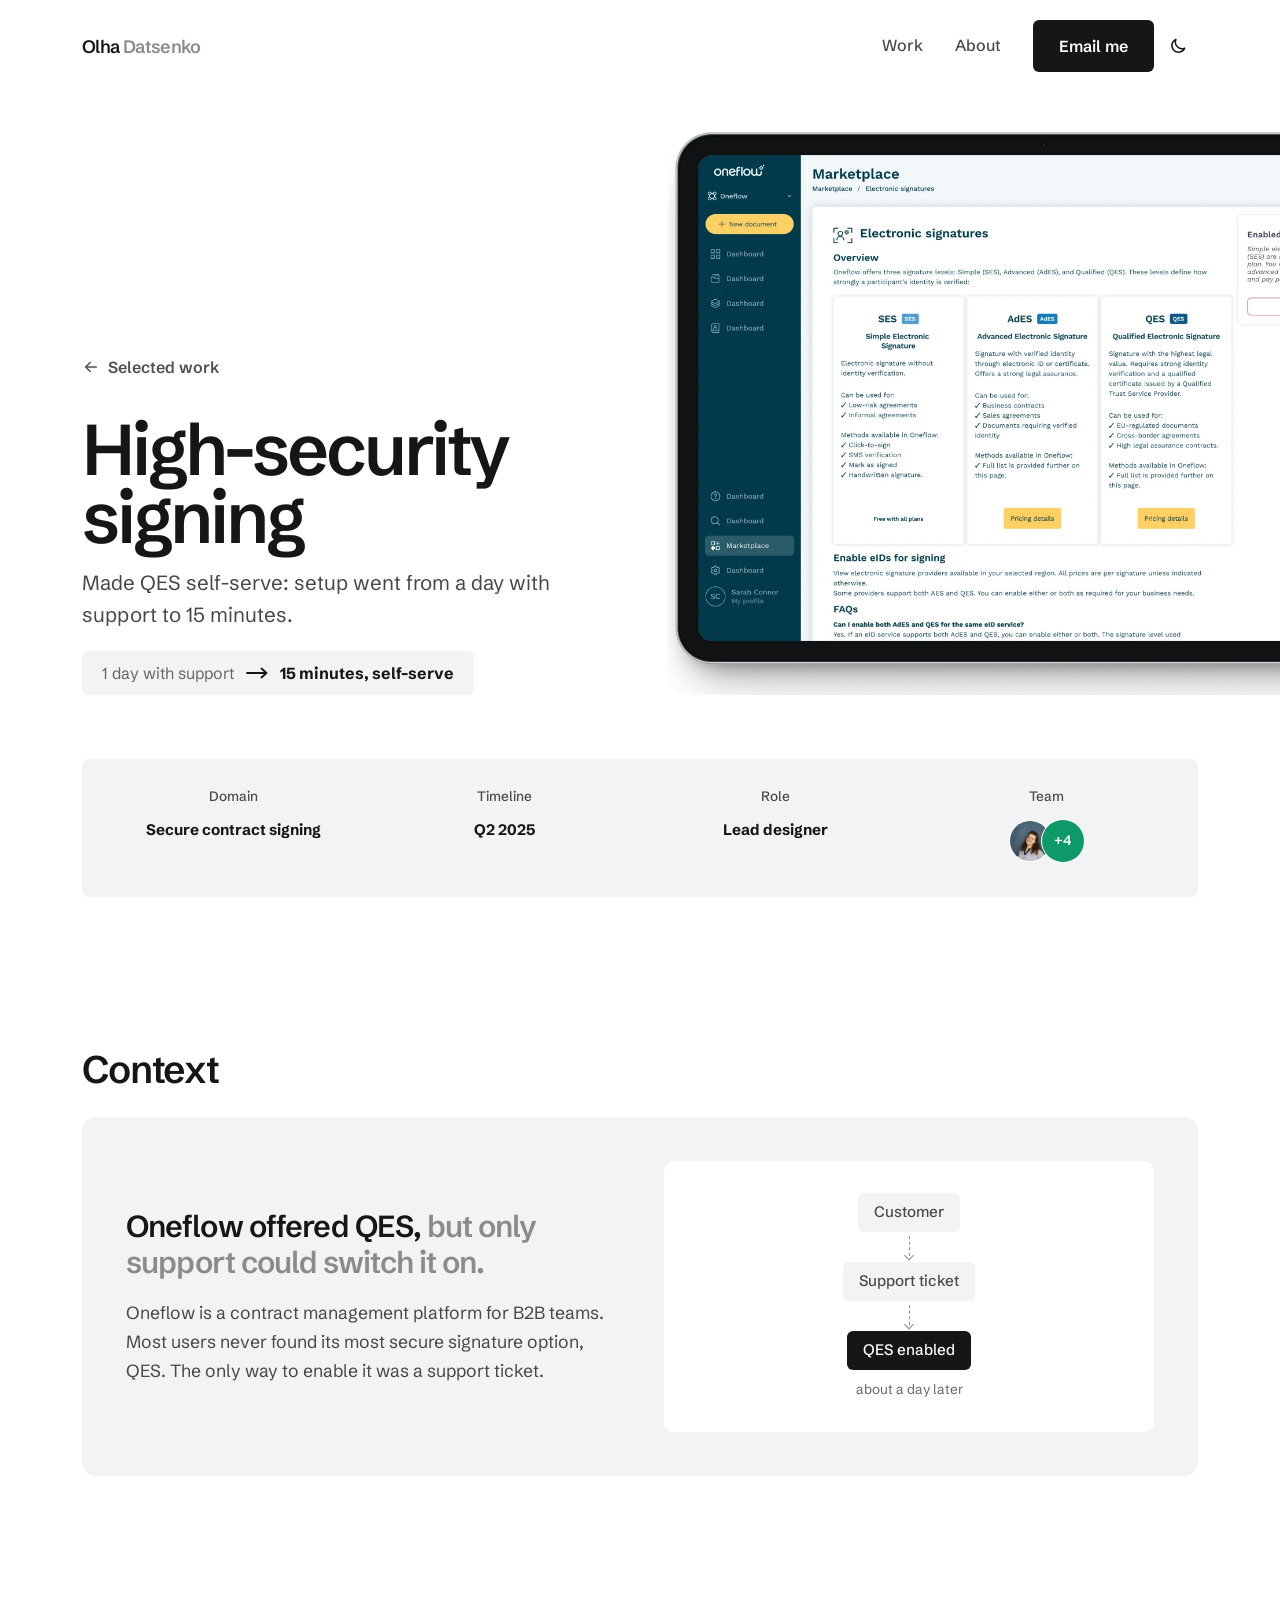
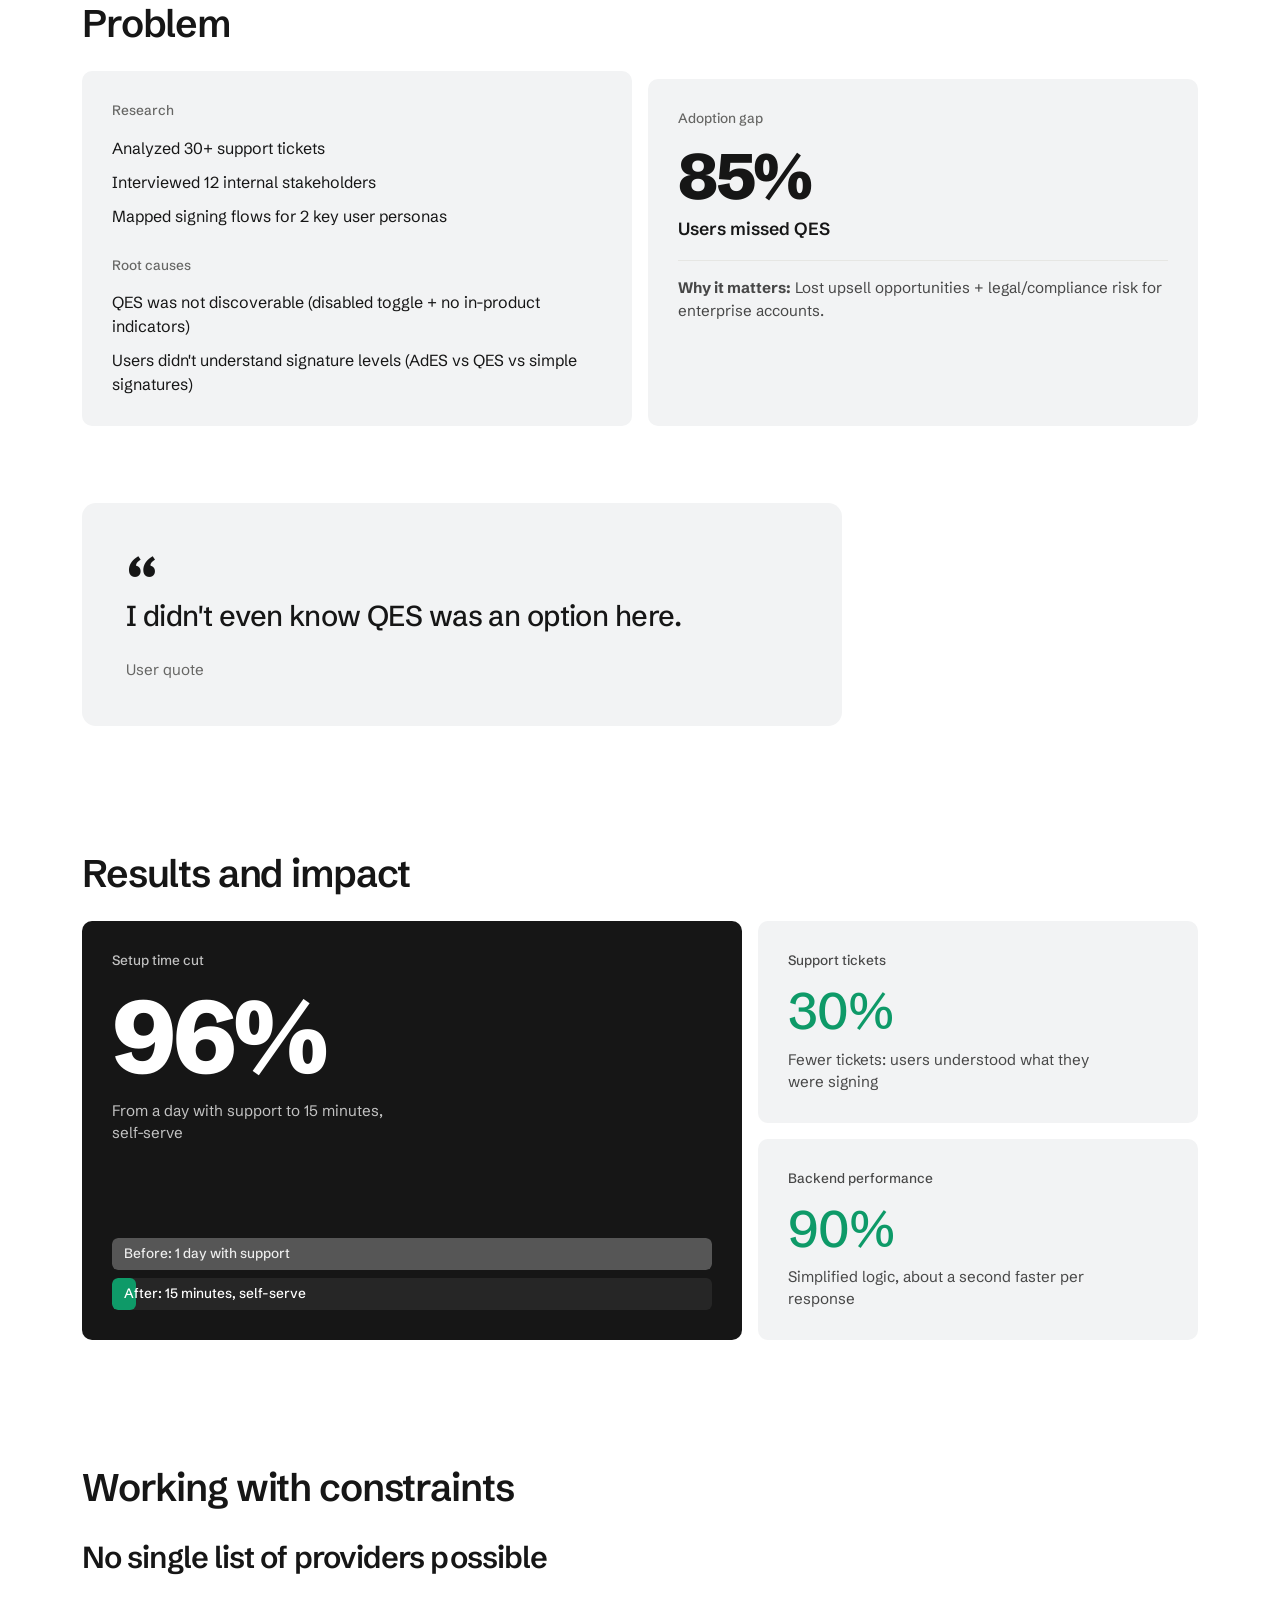
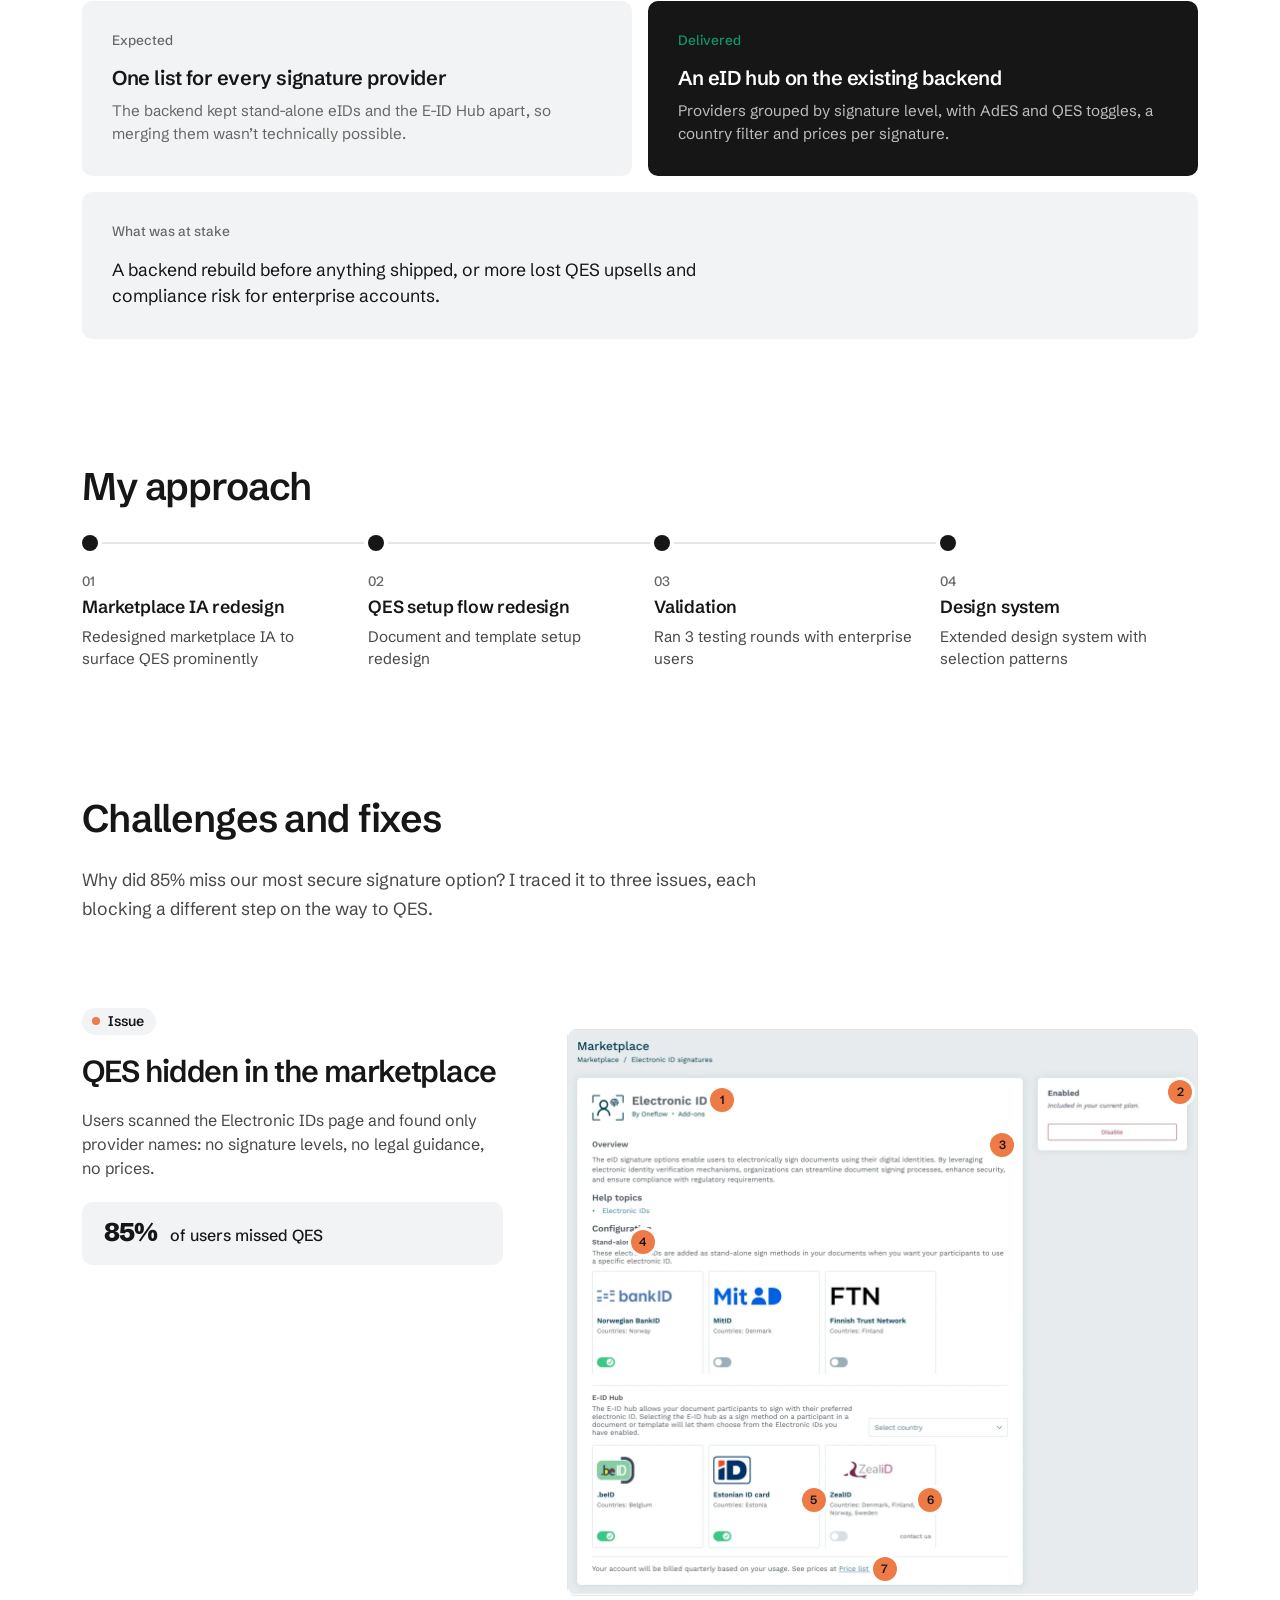
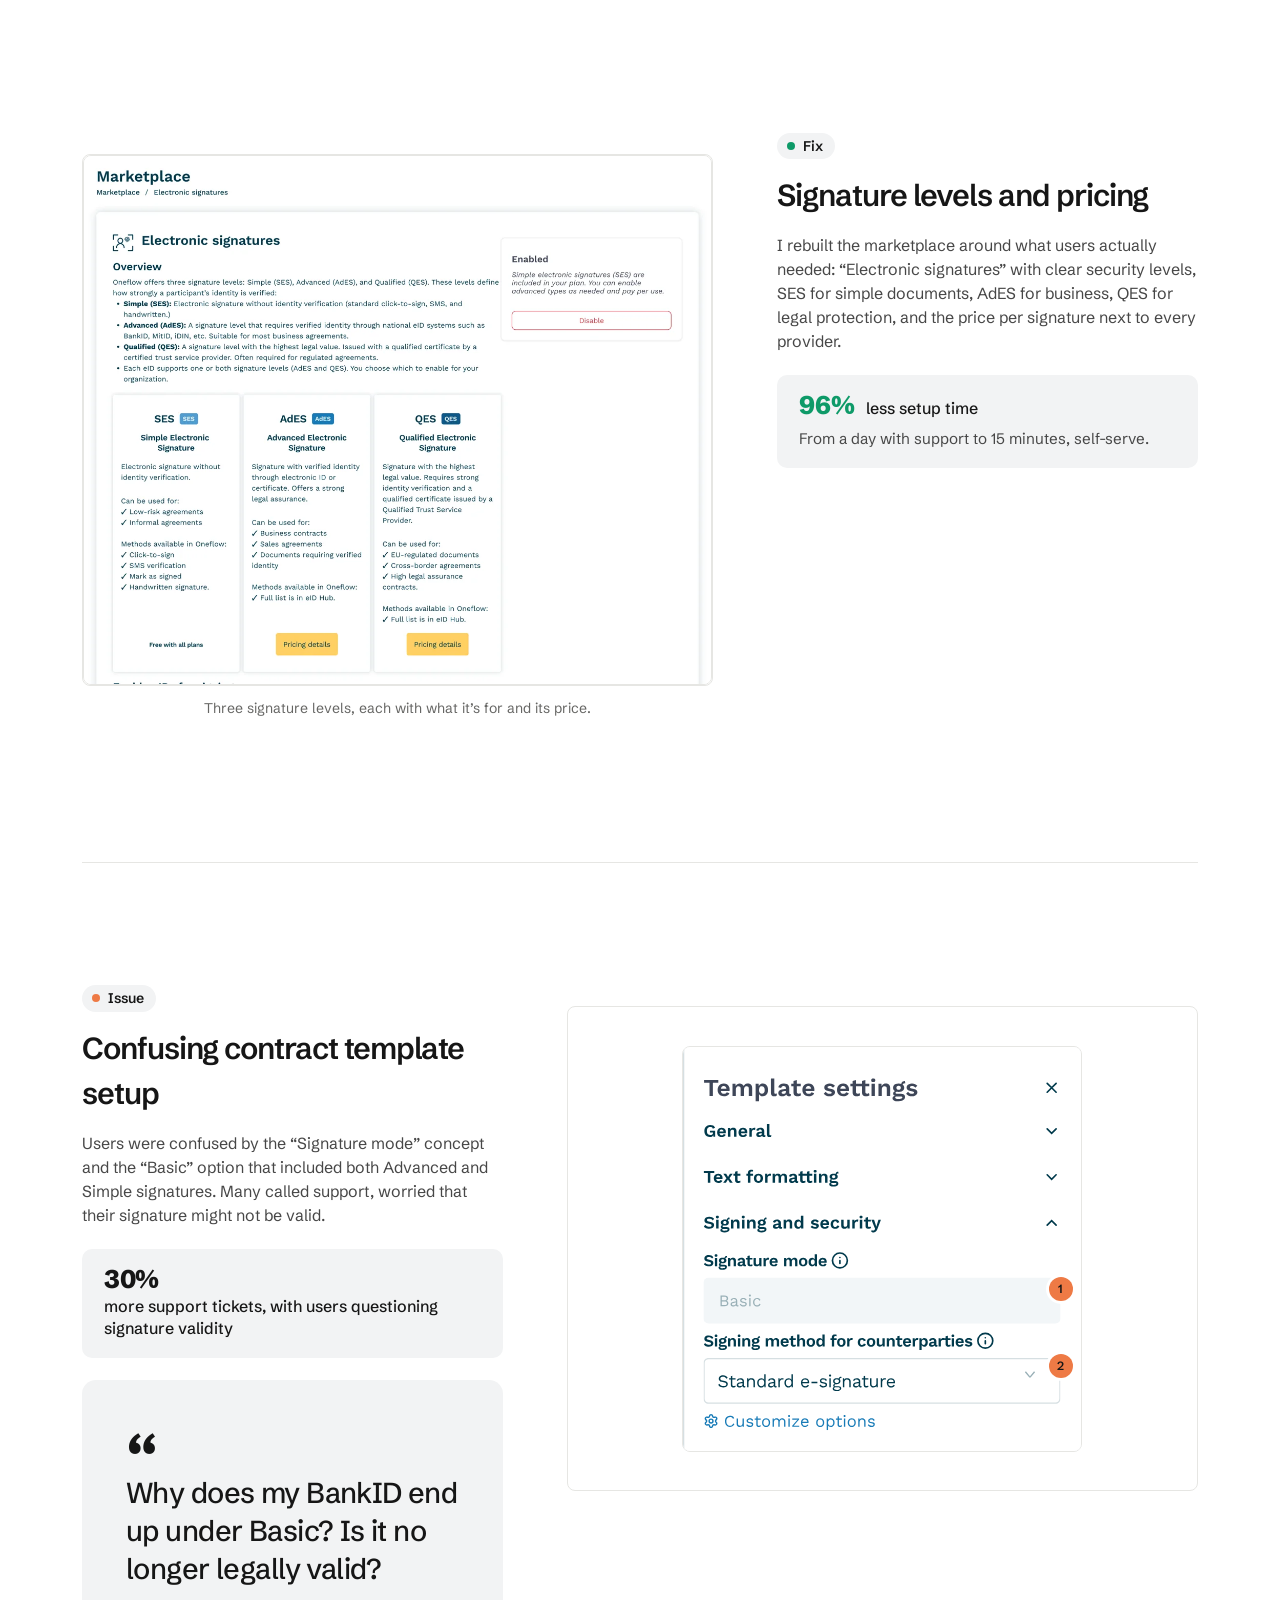
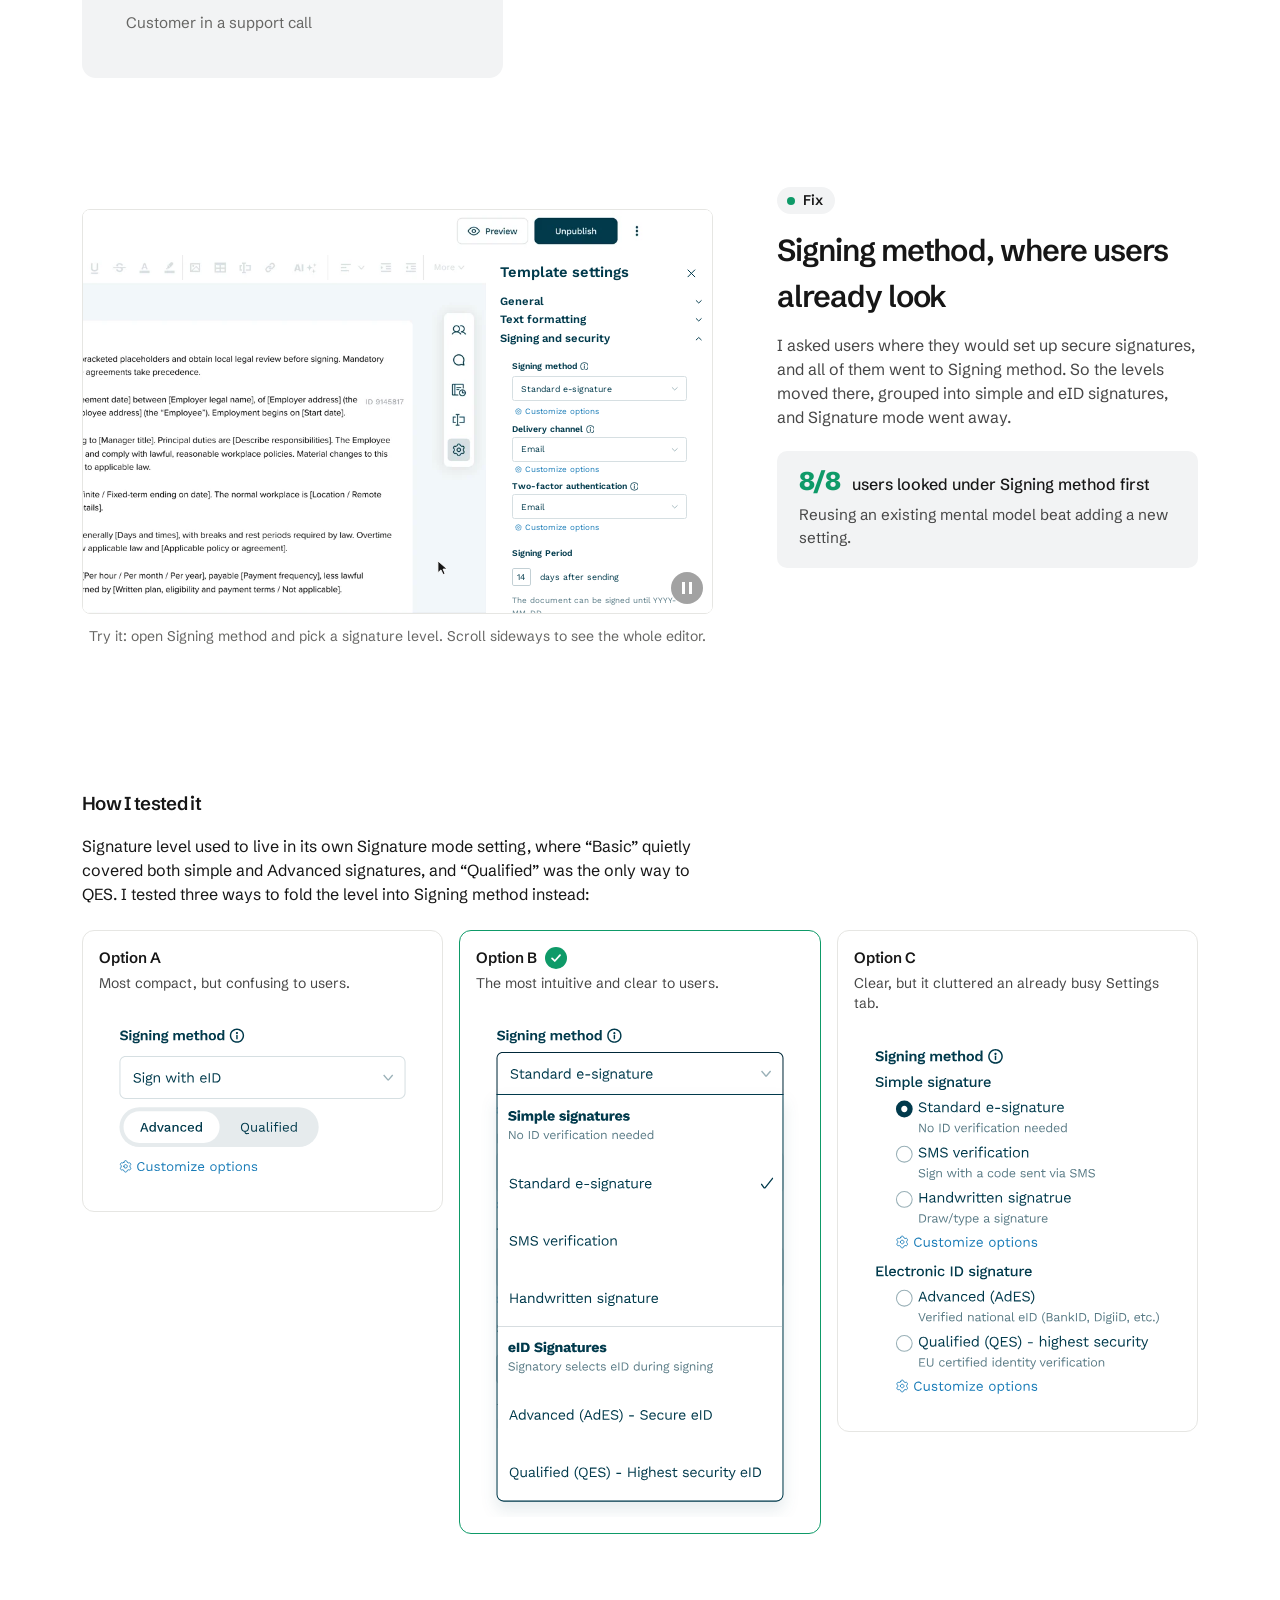
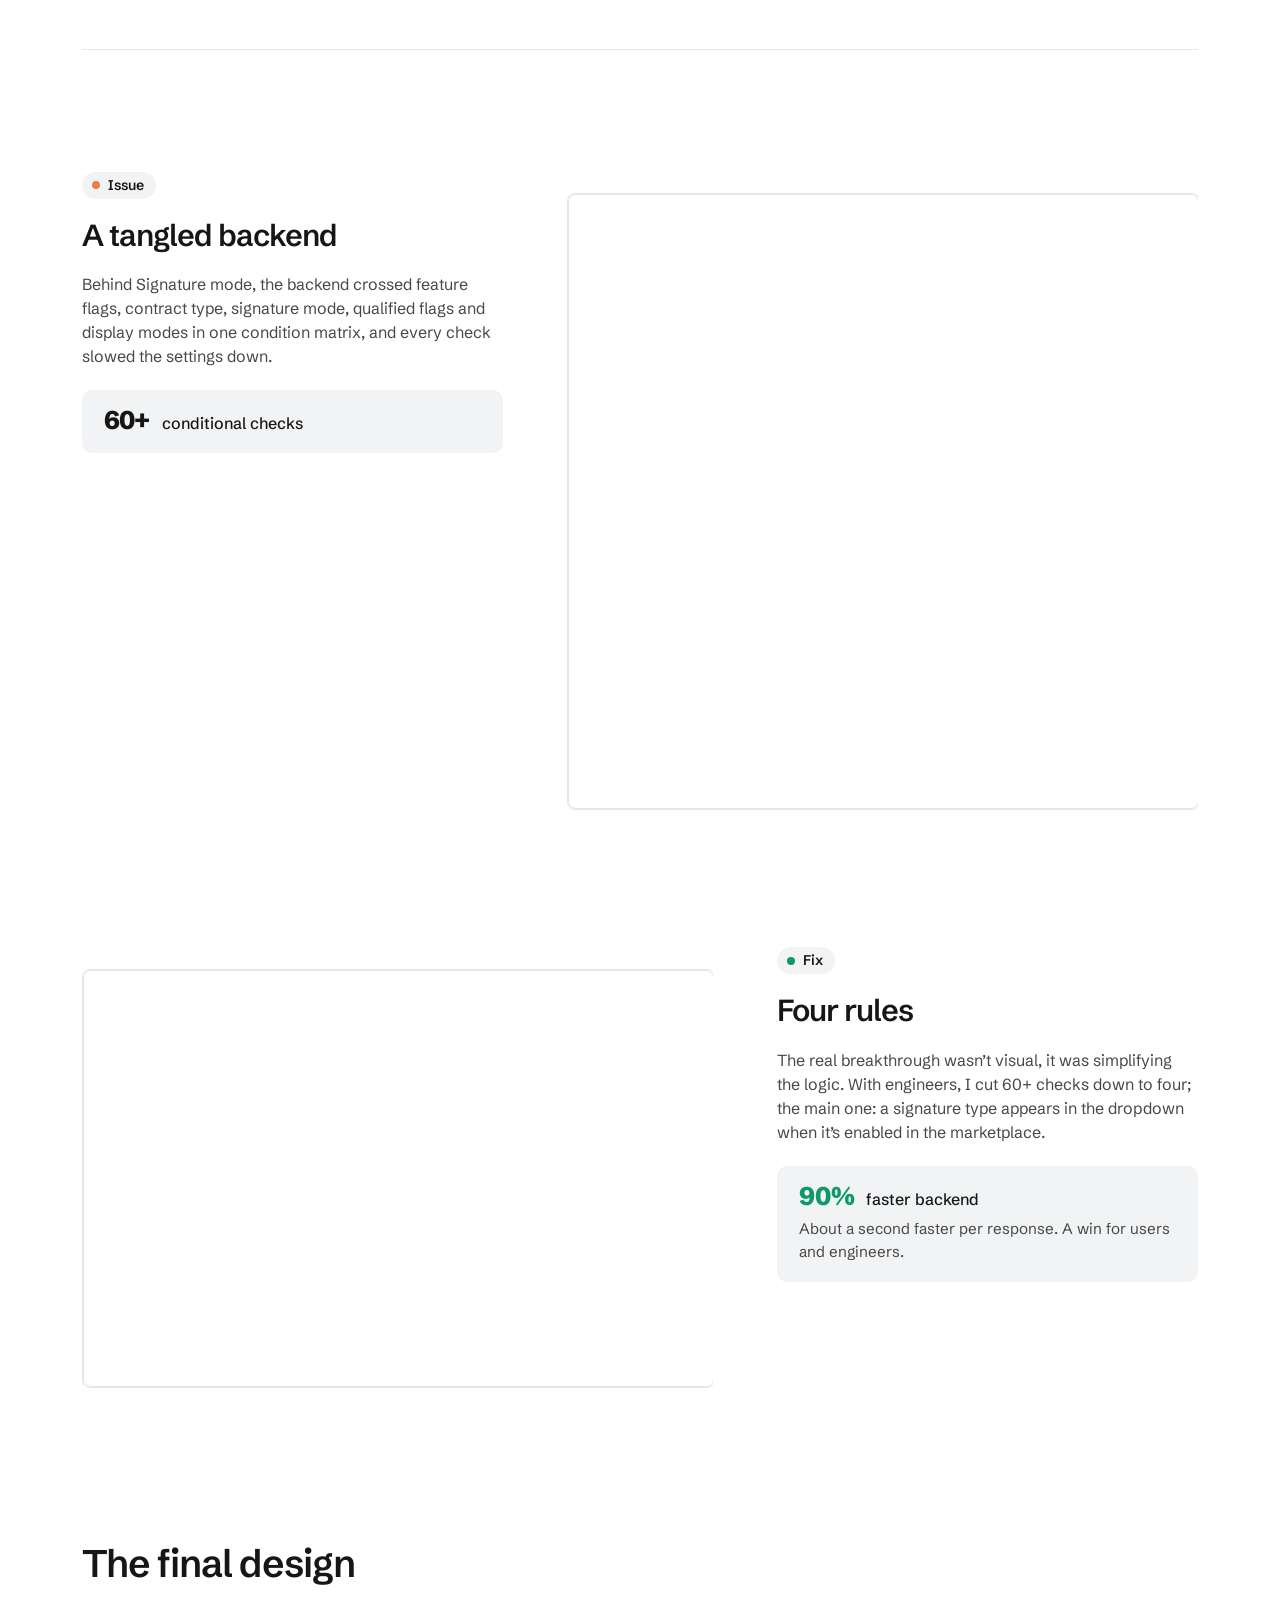
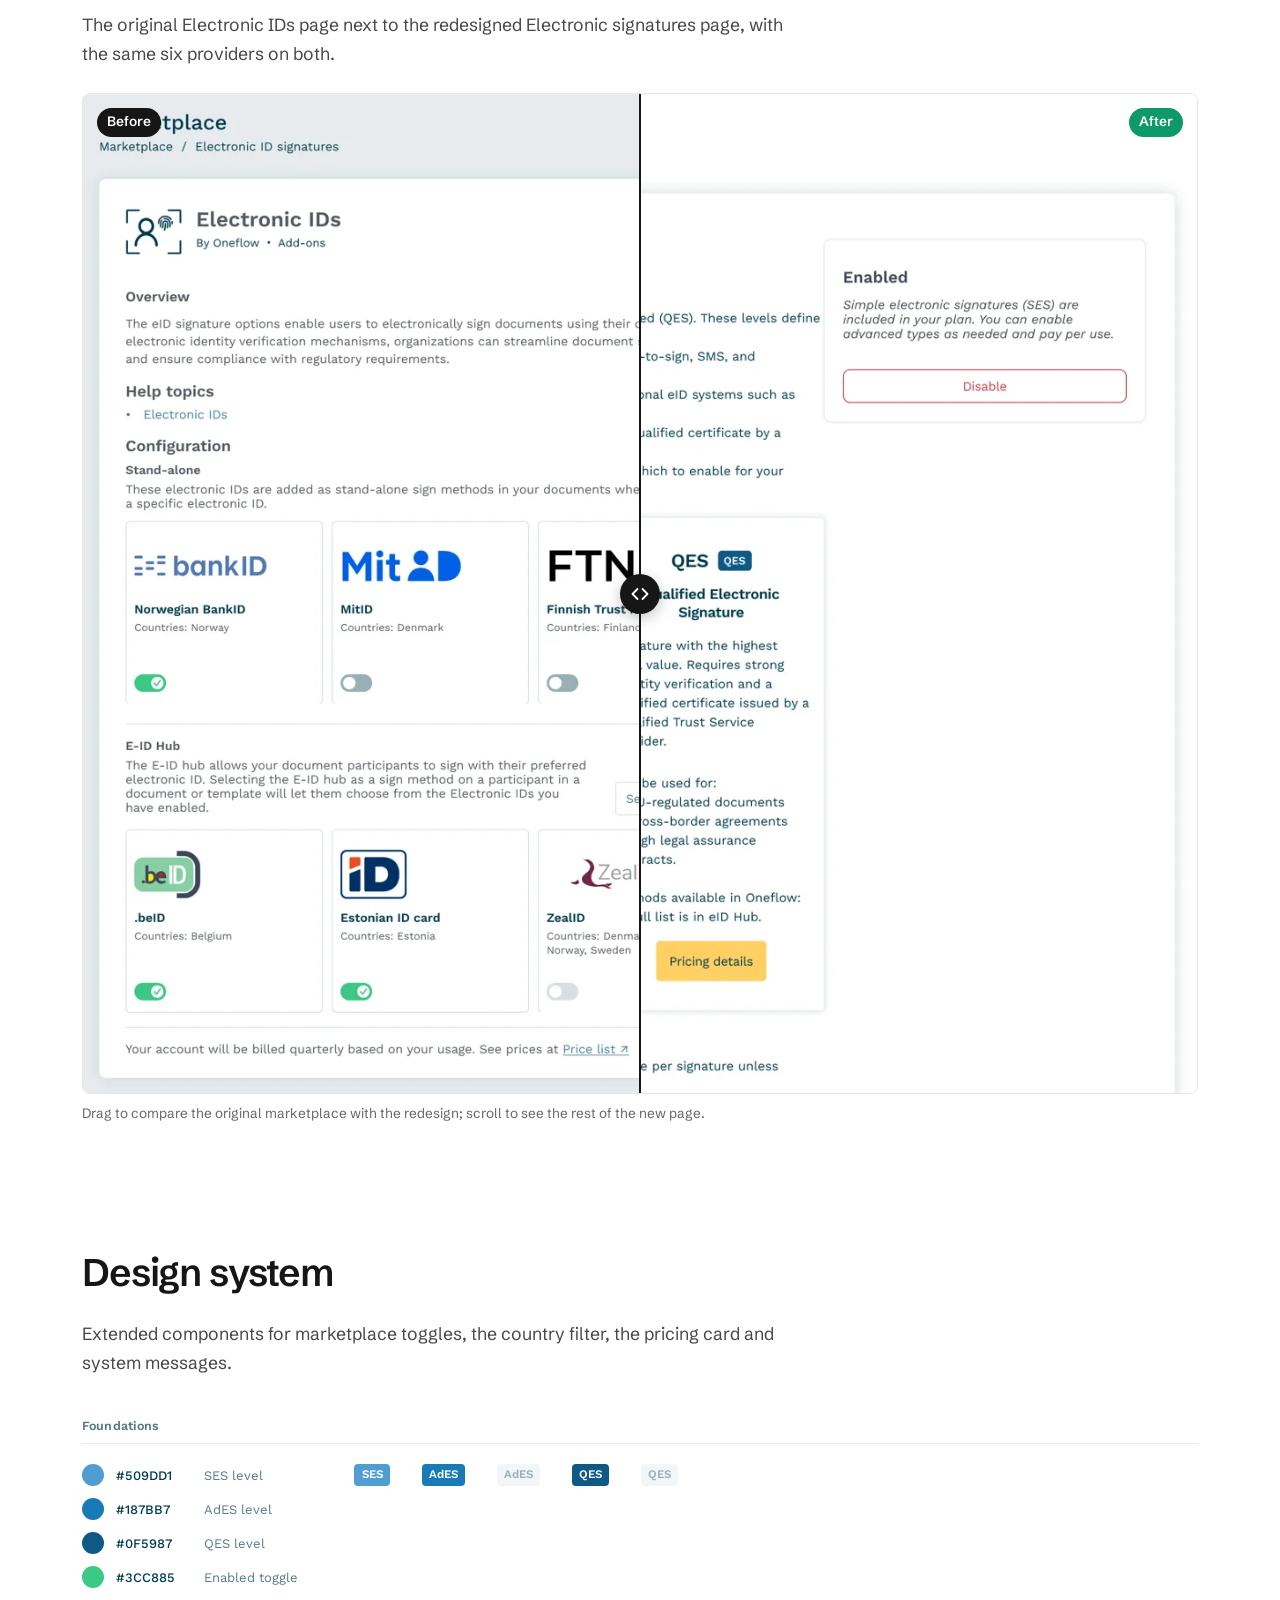
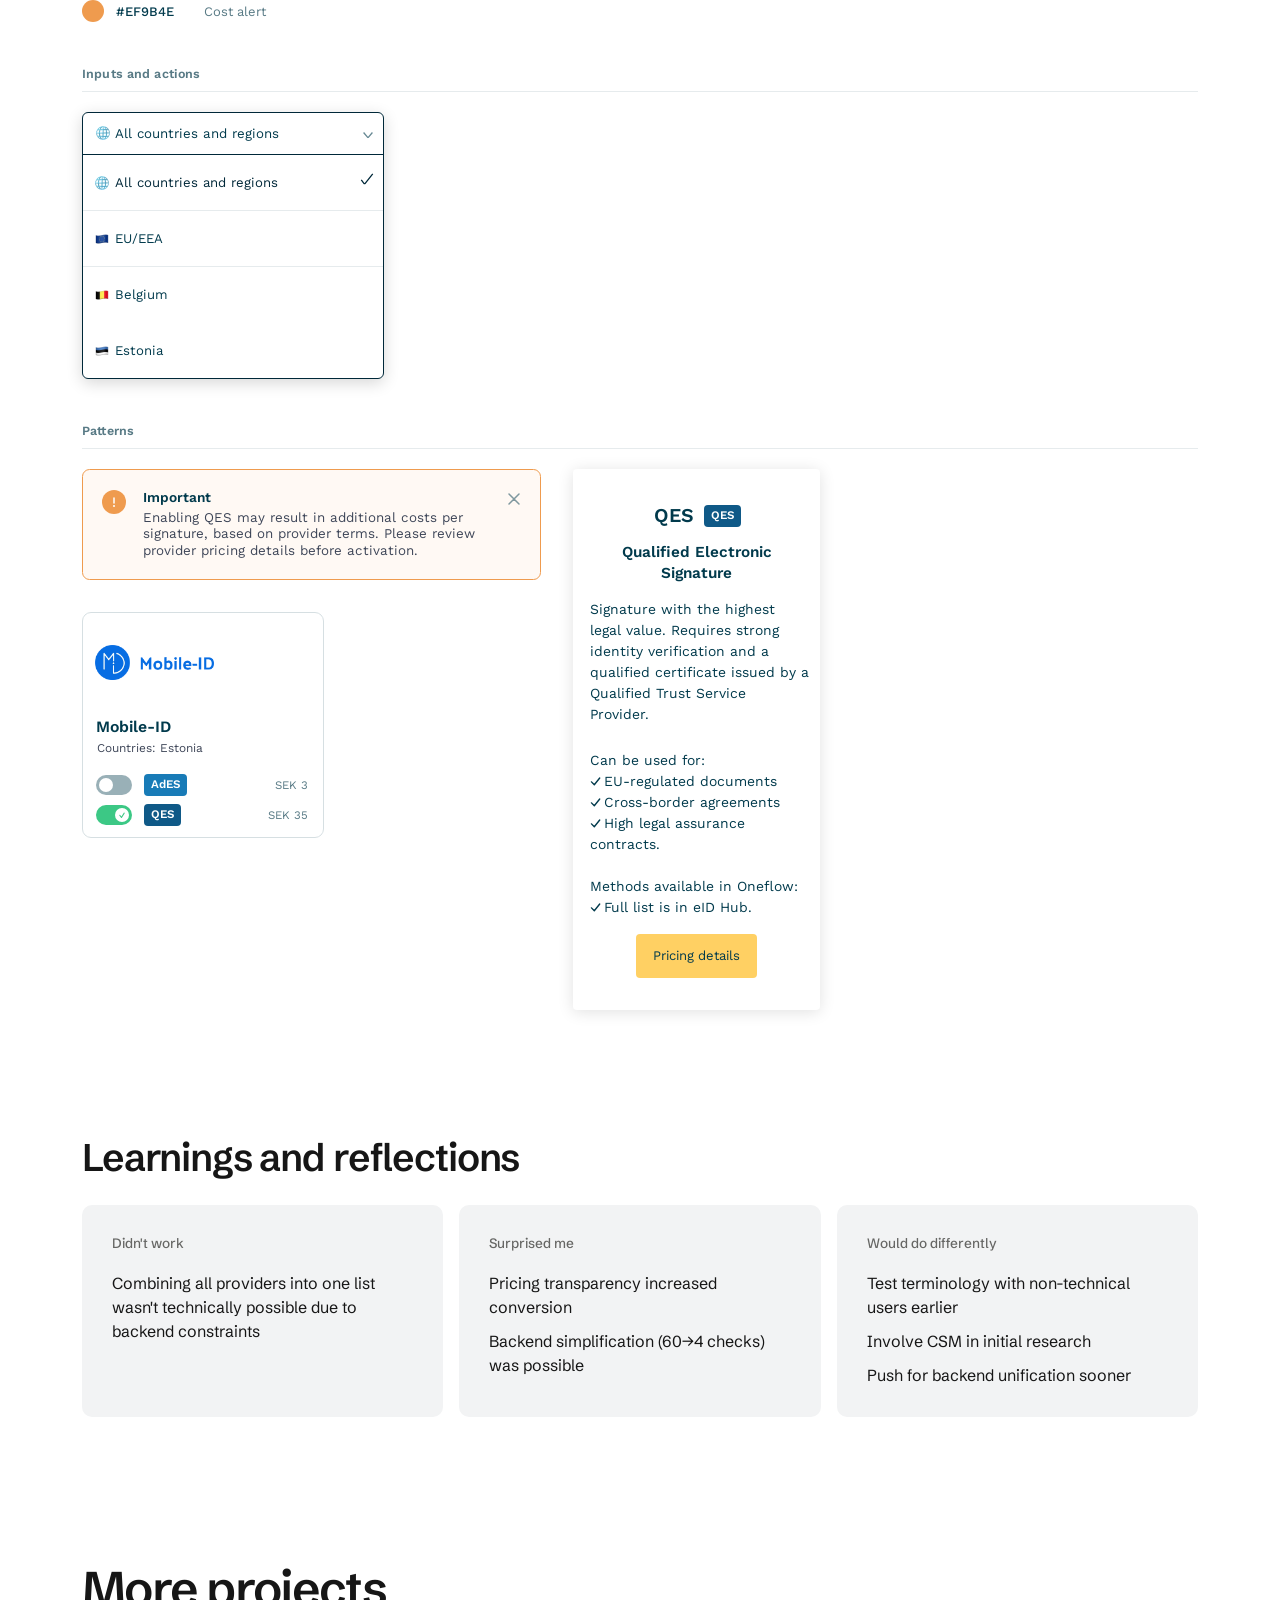
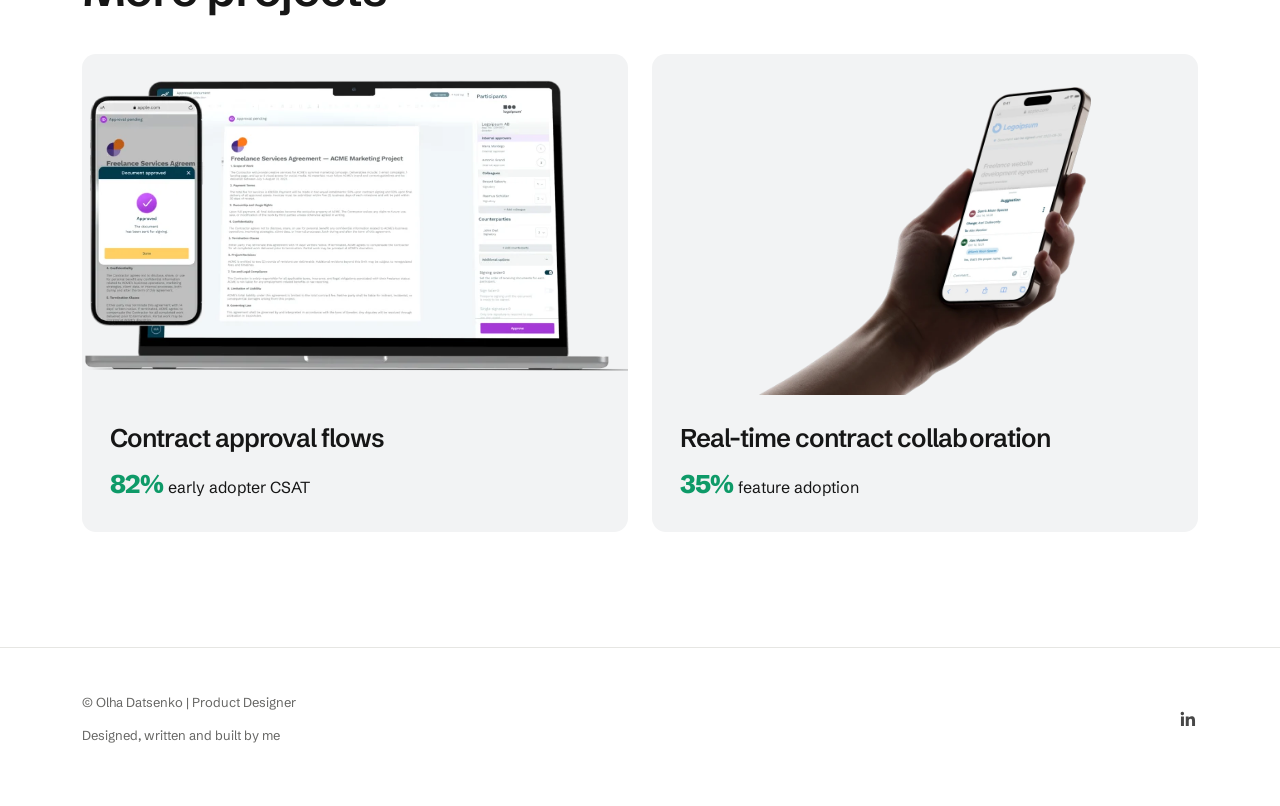
<file: case-qes.html>
<!doctype html>
<html lang="en">
<meta charset="utf-8">
<meta name="viewport" content="width=device-width, initial-scale=1">
<title>High-security signing – Olha Datsenko, Product Design</title>
<meta name="description" content="How I redesigned Oneflow's most secure signing option (QES) and cut setup time by 96%.">
<meta property="og:title" content="High-security signing – Olha Datsenko, Product Design">
<meta property="og:image" content="https://olia-d.github.io/olha-portfolio/images/og-signing.jpg">
<link rel="icon" href="favicon.svg" type="image/svg+xml">
<link rel="preconnect" href="https://fonts.googleapis.com">
<link rel="preconnect" href="https://fonts.gstatic.com" crossorigin>
<link rel="stylesheet" href="https://fonts.googleapis.com/css2?family=Schibsted+Grotesk:ital,wght@0,400..900;1,400..900&display=swap">
<link rel="stylesheet" href="https://fonts.googleapis.com/css2?family=Work+Sans:ital,wght@0,400;0,500;0,600;1,400&display=block">
<link rel="stylesheet" href="screens/screens.css?v=63">
<script>try{var t=localStorage.getItem("theme");if(t==="dark"||t==="light")document.documentElement.setAttribute("data-theme",t)}catch(e){}</script>
<link rel="stylesheet" href="styles.css?v=147">

<a class="skip-link" href="#main">Skip to content</a>

<header class="nav" id="siteNav">
  <div class="read-progress" id="readProgress" aria-hidden="true"></div>
  <div class="nav-inner">
    <a class="logo" href="index.html" aria-label="Olha Datsenko, home">Olha <span class="logo-sur">Datsenko</span></a>
    <nav class="nav-links">
      <a href="index.html#work">Work</a>
      <a href="about.html">About</a>
      <a class="btn" href="mailto:olya.datsenko@gmail.com">Email me</a>
    </nav>
    <button class="theme-toggle" id="themeToggle" type="button" aria-label="Switch to dark theme">
      <svg class="i-moon" viewBox="0 0 24 24" fill="none" stroke="currentColor" stroke-width="1.8" stroke-linecap="round" stroke-linejoin="round" aria-hidden="true"><path d="M20 14.5A8 8 0 0 1 9.5 4a8 8 0 1 0 10.5 10.5z"/></svg>
      <svg class="i-sun" viewBox="0 0 24 24" fill="none" stroke="currentColor" stroke-width="1.8" stroke-linecap="round" aria-hidden="true"><circle cx="12" cy="12" r="4"/><path d="M12 2.5v2M12 19.5v2M4.6 4.6l1.4 1.4M18 18l1.4 1.4M2.5 12h2M19.5 12h2M4.6 19.4 6 18M18 6l1.4-1.4"/></svg>
    </button>
    <button class="menu-toggle" id="menuToggle" aria-label="Open menu" aria-expanded="false">
      <svg width="26" height="26" viewBox="0 0 24 24" fill="none" stroke="currentColor" stroke-width="2" aria-hidden="true"><line x1="3" y1="7" x2="21" y2="7"/><line x1="3" y1="12" x2="21" y2="12"/><line x1="3" y1="17" x2="21" y2="17"/></svg>
    </button>
  </div>
</header>

<div class="mobile-menu" id="mobileMenu">
  <div class="mobile-menu-top">
    <a class="logo" href="index.html" aria-label="Olha Datsenko, home">Olha <span class="logo-sur">Datsenko</span></a>
    <button class="menu-toggle" id="menuClose" aria-label="Close menu">
      <svg width="26" height="26" viewBox="0 0 24 24" fill="none" stroke="currentColor" stroke-width="2" aria-hidden="true"><line x1="5" y1="5" x2="19" y2="19"/><line x1="19" y1="5" x2="5" y2="19"/></svg>
    </button>
  </div>
  <nav>
    <a href="index.html#work">Work</a>
    <a href="about.html">About</a>
    <div class="social-row">
      <a class="icon-link" href="https://www.linkedin.com/in/olgadatsenko/" target="_blank" rel="noopener" aria-label="LinkedIn">
        <svg width="22" height="22" viewBox="0 0 24 24" fill="currentColor" aria-hidden="true"><path d="M20.45 20.45h-3.56v-5.57c0-1.33-.02-3.04-1.85-3.04-1.86 0-2.14 1.45-2.14 2.95v5.66H9.34V9h3.41v1.56h.05c.48-.9 1.64-1.85 3.38-1.85 3.6 0 4.27 2.37 4.27 5.46v6.28zM5.34 7.43a2.07 2.07 0 1 1 0-4.13 2.07 2.07 0 0 1 0 4.13zM7.12 20.45H3.56V9h3.56v11.45z"/></svg>
      </a>
    </div>
    <a class="btn" href="mailto:olya.datsenko@gmail.com">Email me</a>
  </nav>
</div>

<main id="main">

  <header class="case-head" id="hero">
    <div class="wrap case-head-grid">
      <div class="case-head-copy">
        <a class="case-back" href="index.html#work"><svg width="18" height="18" viewBox="0 0 24 24" fill="none" stroke="currentColor" stroke-width="2" stroke-linecap="round" stroke-linejoin="round" aria-hidden="true"><path d="M19 12H5"/><path d="m11 18-6-6 6-6"/></svg>Selected work</a>
        <h1>High-security signing</h1>
        <p class="case-lede">Made QES self-serve: setup went from a day with support to 15 minutes.</p>
        <p class="case-shift-line"><span class="from">1 day with support</span> <svg class="shift-arrow" width="22" height="12" viewBox="0 0 22 12" fill="none" stroke="currentColor" stroke-width="1.8" stroke-linecap="round" stroke-linejoin="round" aria-hidden="true"><path d="M1 6h19"/><path d="M15.5 1.5 20.5 6l-5 4.5"/></svg><span class="visually-hidden"> became </span> <span class="to">15 minutes, self-serve</span></p>
      </div>
      <div class="case-head-visual case-head-bleed"><img style="view-transition-name: shot-qes; view-transition-class: shot" fetchpriority="high" src="images/qes-ipad-hero-1900.webp" srcset="images/qes-ipad-hero-1300.webp 1300w, images/qes-ipad-hero-1900.webp 1900w, images/qes-ipad-hero-2600.webp 2600w" sizes="(max-width: 860px) 100vw, 1100px" width="3170" height="2400" alt="Oneflow electronic signatures marketplace on an iPad"></div>
      </div>
    <div class="wrap"><dl class="case-facts"><div><dt>Domain</dt><dd>Secure contract signing</dd></div><div><dt>Timeline</dt><dd>Q2 2025</dd></div><div><dt>Role</dt><dd>Lead designer</dd></div><div><dt>Team</dt><dd><span class="team-stack"><img src="images/avatar-olha.webp" width="128" height="128" alt=""><span class="team-more" aria-hidden="true">+4</span></span><span class="visually-hidden">Olha and 4 others</span></dd></div></dl></div>
    </div>
  </header>
  <div class="wrap case-layout">
    <details class="toc-m">
      <summary><span class="toc-m-k">On this page</span><span class="toc-m-now">Context</span></summary>
      <ol><li><a href="#context">Context</a></li><li><a href="#problem">Problem</a></li><li><a href="#results">Results</a></li><li><a href="#constraints">Constraints</a></li><li><a href="#approach">Approach</a></li><li><a href="#challenges">Challenges and fixes</a></li><li><a href="#solutions">Final design</a></li><li><a href="#design-system">Design system</a></li><li><a href="#learnings">Learnings</a></li></ol>
    </details>
    <div class="case-body qes-body case-boxed">
  <section class="section-block" id="context">
    <h2>Context</h2>
    <div class="ctx-panel">
      <div class="ctx-copy">
        <p class="ctx-lead">Oneflow offered QES, <span>but only support could switch it on.</span></p>
        <p class="body-text">Oneflow is a contract management platform for B2B teams. Most users never found its most secure signature option, QES. The only way to enable it was a support ticket.</p>
      </div>
      <div class="ctx-steps" role="img" aria-label="To get QES, a customer opened a support ticket and waited about a day for it to be enabled">
        <span class="ctx-chip">Customer</span><i class="ctx-arrow" aria-hidden="true"></i><span class="ctx-chip">Support ticket</span><i class="ctx-arrow" aria-hidden="true"></i><span class="ctx-chip ctx-home">QES enabled</span>
        <span class="ctx-note">about a day later</span>
      </div>
    </div>
  </section>

  <section class="section-block" id="problem">
    <h2>Problem</h2>
    <div class="two-col pb-pair">
      <div class="pb-card">
        <p class="section-eyebrow">Research</p>
        <ul class="check-list">
          <li>Analyzed 30+ support tickets</li>
          <li>Interviewed 12 internal stakeholders</li>
          <li>Mapped signing flows for 2 key user personas</li>
        </ul>
        <p class="section-eyebrow">Root causes</p>
        <ul class="check-list">
          <li>QES was not discoverable (disabled toggle + no in-product indicators)</li>
          <li>Users didn't understand signature levels (AdES vs QES vs simple signatures)</li>
        </ul>
      </div>
      <div class="callout-stat">
        <p class="section-eyebrow">Adoption gap</p>
        <div class="num">85%</div>
        <div class="label">Users missed QES</div>
        <div class="why"><strong>Why it matters:</strong> Lost upsell opportunities + legal/compliance risk for enterprise accounts.</div>
      </div>
    </div>
    <div class="quote-block">
      <p>I didn't even know QES was an option here.</p>
      <cite>User quote</cite>
    </div>
  </section>


  <section class="section-block" id="results">
    <h2>Results and impact</h2>
    <div class="rs-band" data-rs>
      <div class="rs-tile rs-lead">
        <p class="rs-k">Setup time cut</p>
        <div class="num">96%</div>
        <p class="rs-d">From a day with support to 15 minutes, self-serve</p>
        <div class="rs-bars" aria-hidden="true">
          <div class="rs-bar rs-before"><i></i><span>Before: 1 day with support</span></div>
          <div class="rs-bar rs-after rs-tiny"><i></i><span>After: 15 minutes, self-serve</span></div>
        </div>
      </div>
      <div class="rs-tile">
        <p class="rs-k">Support tickets</p>
        <div class="num">30%</div>
        <p class="rs-d">Fewer tickets: users understood what they were signing</p>
      </div>
      <div class="rs-tile">
        <p class="rs-k">Backend performance</p>
        <div class="num">90%</div>
        <p class="rs-d">Simplified logic, about a second faster per response</p>
      </div>
    </div>
  </section>

  <section class="section-block" id="constraints">
    <h2>Working with constraints</h2>
    <h3 style="margin-top:0;">No single list of providers possible</h3>
    <div class="cn-pair">
      <div class="cn-card"><p class="cn-k">Expected</p><p class="cn-t">One list for every signature provider</p><p class="cn-d">The backend kept stand-alone eIDs and the E-ID Hub apart, so merging them wasn&rsquo;t technically possible.</p></div>
      <div class="cn-card cn-done"><p class="cn-k">Delivered</p><p class="cn-t">An eID hub on the existing backend</p><p class="cn-d">Providers grouped by signature level, with AdES and QES toggles, a country filter and prices per signature.</p></div>
    </div>
    <div class="stake"><p class="stake-k">What was at stake</p><p>A backend rebuild before anything shipped, or more lost QES upsells and compliance risk for enterprise accounts.</p></div>
  </section>

  <section class="section-block" id="approach">
    <h2>My approach</h2>
    <ol class="approach-list approach-timeline">
      <li><span>01</span>Marketplace IA redesign<small>Redesigned marketplace IA to surface QES prominently</small></li>
      <li><span>02</span>QES setup flow redesign<small>Document and template setup redesign</small></li>
      <li><span>03</span>Validation<small>Ran 3 testing rounds with enterprise users</small></li>
      <li><span>04</span>Design system<small>Extended design system with selection patterns</small></li>
    </ol>
  </section>

  <section class="section-block" id="challenges">
    <h2>Challenges and fixes</h2>
    <p class="body-text">Why did 85% miss our most secure signature option? I traced it to three issues, each blocking a different step on the way to QES.</p>

    <div class="pair">
    <div class="zz zz-wm">
      <div class="zz-text"><p class="zz-k">Issue</p><h3>QES hidden in the marketplace</h3><p>Users scanned the Electronic IDs page and found only provider names: no signature levels, no legal guidance, no prices.</p><p class="impact"><b>85%</b><span>of users missed QES</span></p></div>
      <div class="zz-media solution-media"><figure class="scr-notes qes-notes" data-noside data-notes>
  <div class="qscroll-win qes-before-win">
  <div class="scr-frame">
    <div class="scr scr-img" role="img" aria-label="The original Electronic IDs page in the Oneflow marketplace: providers listed by brand name in two lists, with no signature levels or prices" style="width:1264em;height:1134em;font-size:calc(100cqi / 1264)">
      <img loading="lazy" decoding="async" class="scr-pic" src="images/qes-cmp-before-1264.webp" srcset="images/qes-cmp-before-1264.webp 1264w, images/qes-cmp-before-2528.webp 2528w" sizes="(max-width: 1180px) calc(100vw - 64px), 600px" alt="" style="left:0em;top:0em;width:1264em">
      <div class="hs-layer" style="--w:1264;--h:1134">
        <button class="hs" type="button" style="--x:310;--y:140" data-zones="46 120 280 68" aria-expanded="false"><span class="hs-n">1</span><span class="hs-note">Misleading page name and technical jargon: “Electronic IDs” says nothing about signatures.</span></button>
        <button class="hs" type="button" style="--x:1230;--y:124" data-zones="958 108 284 60" aria-expanded="false"><span class="hs-n">2</span><span class="hs-note">Unclear copy: “Included in your current plan” doesn’t say what is included, or what costs extra.</span></button>
        <button class="hs" type="button" style="--x:872;--y:232" data-zones="46 214 840 100" aria-expanded="false"><span class="hs-n">3</span><span class="hs-note">No information about the legal levels of signatures, QES included.</span></button>
        <button class="hs" type="button" style="--x:150;--y:426" data-zones="46 410 840 58;46 730 560 92" aria-expanded="false"><span class="hs-n">4</span><span class="hs-note">Fragmented experience: two categories, Stand-alone and E-ID Hub, with no clear explanation.</span></button>
        <button class="hs" type="button" style="--x:494;--y:944" data-zones="282 836 224 204" aria-expanded="false"><span class="hs-n">5</span><span class="hs-note">Hidden pricing caused trust issues: no provider shows what a signature costs.</span></button>
        <button class="hs" type="button" style="--x:728;--y:944" data-zones="516 836 224 204" aria-expanded="false"><span class="hs-n">6</span><span class="hs-note">85% completely missed this option. QES providers sat among the rest, with no use-case guidance.</span></button>
        <button class="hs" type="button" style="--x:636;--y:1082" data-zones="636 1006 104 30;46 1066 600 32" aria-expanded="false"><span class="hs-n">7</span><span class="hs-note">Hidden pricing: “contact us” and an external price list break the flow.</span></button>
      </div>
    </div>
  </div>
  </div>
</figure></div>
    </div>
    <div class="zz zz-wm flip">
      <div class="zz-text"><p class="zz-k">Fix</p><h3>Signature levels and pricing</h3><p>I rebuilt the marketplace around what users actually needed: “Electronic signatures” with clear security levels, SES for simple documents, AdES for business, QES for legal protection, and the price per signature next to every provider.</p><p class="result-tag"><b>96%</b><span>less setup time</span><em>From a day with support to 15 minutes, self-serve.</em></p></div>
      <div class="zz-media solution-media"><figure class="qscroll">
        <div class="qscroll-win">
          <img src="images/qes-fix-levels-1224.webp" srcset="images/qes-fix-levels-1224.webp 1224w, images/qes-fix-levels-2448.webp 2448w" sizes="(max-width: 1180px) calc(100vw - 64px), 680px" width="1224" height="1030" alt="The redesigned Electronic signatures page: an overview of signature levels and the SES, AdES and QES cards with what each is for and its price" loading="lazy" decoding="async">
        </div>
        <figcaption>Three signature levels, each with what it&rsquo;s for and its price.</figcaption>
      </figure></div>
    </div>
    </div>

    <div class="pair">
    <div class="zz">
      <div class="zz-text"><p class="zz-k">Issue</p><h3>Confusing contract template setup</h3><p>Users were confused by the “Signature mode” concept and the “Basic” option that included both Advanced and Simple signatures. Many called support, worried that their signature might not be valid.</p><p class="impact"><b>30%</b><span>more support tickets, with users questioning signature validity</span></p><div class="quote-block zz-qb"><p>Why does my BankID end up under Basic? Is it no longer legally valid?</p><cite>Customer in a support call</cite></div></div>
      <div class="zz-media solution-media"><figure class="scr-notes qes-notes" data-notes>
  <div class="shot-pad"><div class="scr-frame">
    <div class="scr scr-img" role="img" aria-label="The original Template settings panel: a greyed-out Signature mode set to Basic above the Signing method for counterparties" style="width:312em;height:317em;font-size:calc(100cqi / 312)">
      <img loading="lazy" decoding="async" class="scr-pic" src="images/qes-template-before.svg" sizes="(max-width: 860px) 92vw, 420px" alt="" style="left:0em;top:0em;width:312em">
      <div class="hs-layer" style="--w:312;--h:317">
        <button class="hs" type="button" style="--x:296;--y:190" data-zones="16 163 280 56" aria-expanded="false"><span class="hs-n">1</span><span class="hs-note">“Signature mode: Basic” bundled Advanced and Simple signatures together, so users couldn’t tell what they were getting.</span></button><button class="hs" type="button" style="--x:296;--y:250" data-zones="16 224 280 58" aria-expanded="false"><span class="hs-n">2</span><span class="hs-note">A second setting, “Signing method for counterparties”, competed with Signature mode for the same decision.</span></button>
      </div>
    </div>
  </div></div>
</figure></div>
    </div>
    <div class="zz zz-wm flip">
      <div class="zz-text"><p class="zz-k">Fix</p><h3>Signing method, where users already look</h3><p>I asked users where they would set up secure signatures, and all of them went to Signing method. So the levels moved there, grouped into simple and eID signatures, and Signature mode went away.</p><p class="result-tag"><b>8/8</b><span>users looked under Signing method first</span><em>Reusing an existing mental model beat adding a new setting.</em></p></div>
      <div class="zz-media solution-media"><figure class="scr-ani qtf-fig" data-ani="tpl">
  <div class="qtf-wrap"><div class="try-scroll qtf-scrollx" tabindex="0" role="region" aria-label="Template editor, scroll sideways to see all of it"><div class="scr-frame qtf-frame">
    <div class="scr qtf" role="group" aria-label="Oneflow template editor with Template settings open. Open Signing method and choose a signature level.">
      <img class="qtf-bg" src="images/qes-editor-1440.webp" srcset="images/qes-editor-1440.webp 1440w, images/qes-editor-2880.webp 2880w" sizes="(max-width: 1180px) calc(100vw - 64px), 1116px" width="1440" height="645" alt="" loading="lazy" decoding="async">
      <span class="qtf-badge" aria-hidden="true"><span class="t">QES</span></span>
      <div class="qtf-panel"><div class="qtf-scroll"><div class="qtf-in">
        <p class="qtf-h"><span class="t">Template settings</span></p><svg class="qtf-x" viewBox="0 0 14 14" aria-hidden="true"><path d="M1.5 1.5l11 11M12.5 1.5l-11 11" stroke="#013a4c" stroke-width="1.6" stroke-linecap="round"/></svg>
        <p class="qtf-acc" style="top:71em"><span class="t">General</span><svg viewBox="0 0 12 12" aria-hidden="true"><path d="M2 4.2 6 8l4-3.8" fill="none" stroke="#013a4c" stroke-width="1.5" stroke-linecap="round" stroke-linejoin="round"/></svg></p>
        <p class="qtf-acc" style="top:101em"><span class="t">Text formatting</span><svg viewBox="0 0 12 12" aria-hidden="true"><path d="M2 4.2 6 8l4-3.8" fill="none" stroke="#013a4c" stroke-width="1.5" stroke-linecap="round" stroke-linejoin="round"/></svg></p>
        <p class="qtf-acc" style="top:131em"><span class="t">Signing and security</span><svg viewBox="0 0 12 12" aria-hidden="true"><path d="M2 7.8 6 4l4 3.8" fill="none" stroke="#013a4c" stroke-width="1.5" stroke-linecap="round" stroke-linejoin="round"/></svg></p>
        <p class="qtf-lab" style="top:177em"><span class="t">Signing method</span><svg viewBox="0 0 14 14" aria-hidden="true"><circle cx="7" cy="7" r="6.2" fill="none" stroke="#013a4c" stroke-width="1.2"/><path d="M7 6.2v4" stroke="#013a4c" stroke-width="1.3" stroke-linecap="round"/><circle cx="7" cy="4.1" r=".8" fill="#013a4c"/></svg></p>
        <div class="qtf-field"><button type="button" class="qtf-sel" aria-haspopup="listbox" aria-expanded="false"><span class="t qtf-val">Standard e-signature</span><svg viewBox="0 0 12 12" aria-hidden="true"><path d="M2 4.2 6 8l4-3.8" fill="none" stroke="#99b0b7" stroke-width="1.3" stroke-linecap="round" stroke-linejoin="round"/></svg></button><div class="qtf-menu" role="listbox" aria-label="Signing method"><p class="qtf-gh" style="top:13em"><span class="t">Simple signatures</span></p><p class="qtf-gs" style="top:34em"><span class="t">No ID verification needed</span></p><button type="button" class="qtf-opt" role="option" aria-selected="true" data-v="Standard e-signature" style="top:59em"><span class="t">Standard e-signature</span><svg viewBox="0 0 14 12" aria-hidden="true"><path d="M1 6.5 5 10.5 13 1.5" fill="none" stroke="#013a4c" stroke-width="1.4" stroke-linecap="round" stroke-linejoin="round"/></svg></button><button type="button" class="qtf-opt" role="option" aria-selected="false" data-v="SMS verification" style="top:115em"><span class="t">SMS verification</span><svg viewBox="0 0 14 12" aria-hidden="true"><path d="M1 6.5 5 10.5 13 1.5" fill="none" stroke="#013a4c" stroke-width="1.4" stroke-linecap="round" stroke-linejoin="round"/></svg></button><button type="button" class="qtf-opt" role="option" aria-selected="false" data-v="Handwritten signature" style="top:171em"><span class="t">Handwritten signature</span><svg viewBox="0 0 14 12" aria-hidden="true"><path d="M1 6.5 5 10.5 13 1.5" fill="none" stroke="#013a4c" stroke-width="1.4" stroke-linecap="round" stroke-linejoin="round"/></svg></button><i class="qtf-rule"></i><p class="qtf-gh" style="top:240em"><span class="t">eID Signatures</span></p><p class="qtf-gs" style="top:260em"><span class="t">Signatory selects eID during signing</span></p><button type="button" class="qtf-opt" role="option" aria-selected="false" data-v="Advanced (AdES) - Secure eID" style="top:285em"><span class="t">Advanced (AdES) - Secure eID</span><svg viewBox="0 0 14 12" aria-hidden="true"><path d="M1 6.5 5 10.5 13 1.5" fill="none" stroke="#013a4c" stroke-width="1.4" stroke-linecap="round" stroke-linejoin="round"/></svg></button><button type="button" class="qtf-opt" role="option" aria-selected="false" data-v="Qualified (QES) - Highest security eID" style="top:341em"><span class="t">Qualified (QES) - Highest security eID</span><svg viewBox="0 0 14 12" aria-hidden="true"><path d="M1 6.5 5 10.5 13 1.5" fill="none" stroke="#013a4c" stroke-width="1.4" stroke-linecap="round" stroke-linejoin="round"/></svg></button></div></div>
        <p class="qtf-link qtf-cust1" style="top:251em"><svg viewBox="0 0 12 12" aria-hidden="true"><circle cx="6" cy="6" r="1.7" fill="none" stroke="#187bb7" stroke-width="1"/><path d="M6 .8 7 2.2l1.7-.4.5 1.7 1.6.7-.6 1.6.9 1.4-1.4.9.1 1.7-1.7.2L7 11.2 6 10l-1 1.2-1.1-1.4-1.7-.2.1-1.7-1.4-.9.9-1.4-.6-1.6 1.6-.7.5-1.7 1.7.4z" fill="none" stroke="#187bb7" stroke-width="1" stroke-linejoin="round"/></svg><span class="t">Customize options</span></p><p class="qtf-help"><span class="t">Signatory chooses eID during signing</span></p>
        <p class="qtf-lab" style="top:278em"><span class="t">Delivery channel</span><svg viewBox="0 0 14 14" aria-hidden="true"><circle cx="7" cy="7" r="6.2" fill="none" stroke="#013a4c" stroke-width="1.2"/><path d="M7 6.2v4" stroke="#013a4c" stroke-width="1.3" stroke-linecap="round"/><circle cx="7" cy="4.1" r=".8" fill="#013a4c"/></svg></p><p class="qtf-box" style="top:299em"><span class="t">Email</span><svg viewBox="0 0 12 12" aria-hidden="true"><path d="M2 4.2 6 8l4-3.8" fill="none" stroke="#99b0b7" stroke-width="1.3" stroke-linecap="round" stroke-linejoin="round"/></svg></p><p class="qtf-link" style="top:344em"><svg viewBox="0 0 12 12" aria-hidden="true"><circle cx="6" cy="6" r="1.7" fill="none" stroke="#187bb7" stroke-width="1"/><path d="M6 .8 7 2.2l1.7-.4.5 1.7 1.6.7-.6 1.6.9 1.4-1.4.9.1 1.7-1.7.2L7 11.2 6 10l-1 1.2-1.1-1.4-1.7-.2.1-1.7-1.4-.9.9-1.4-.6-1.6 1.6-.7.5-1.7 1.7.4z" fill="none" stroke="#187bb7" stroke-width="1" stroke-linejoin="round"/></svg><span class="t">Customize options</span></p>
        <p class="qtf-lab" style="top:370em"><span class="t">Two-factor authentication</span><svg viewBox="0 0 14 14" aria-hidden="true"><circle cx="7" cy="7" r="6.2" fill="none" stroke="#013a4c" stroke-width="1.2"/><path d="M7 6.2v4" stroke="#013a4c" stroke-width="1.3" stroke-linecap="round"/><circle cx="7" cy="4.1" r=".8" fill="#013a4c"/></svg></p><p class="qtf-box" style="top:391em"><span class="t">Email</span><svg viewBox="0 0 12 12" aria-hidden="true"><path d="M2 4.2 6 8l4-3.8" fill="none" stroke="#99b0b7" stroke-width="1.3" stroke-linecap="round" stroke-linejoin="round"/></svg></p><p class="qtf-link" style="top:436em"><svg viewBox="0 0 12 12" aria-hidden="true"><circle cx="6" cy="6" r="1.7" fill="none" stroke="#187bb7" stroke-width="1"/><path d="M6 .8 7 2.2l1.7-.4.5 1.7 1.6.7-.6 1.6.9 1.4-1.4.9.1 1.7-1.7.2L7 11.2 6 10l-1 1.2-1.1-1.4-1.7-.2.1-1.7-1.4-.9.9-1.4-.6-1.6 1.6-.7.5-1.7 1.7.4z" fill="none" stroke="#187bb7" stroke-width="1" stroke-linejoin="round"/></svg><span class="t">Customize options</span></p>
        <p class="qtf-lab" style="top:476em"><span class="t">Signing Period</span></p>
        <p class="qtf-num" style="top:508em"><span class="t">14</span></p><p class="qtf-p" style="left:85em;top:515em"><span class="t">days after sending</span></p>
        <p class="qtf-note" style="top:551em"><span class="t">The document can be signed until YYYY-MM-DD</span></p>
      </div></div></div>
    </div>
  </div></div></div>
  <figcaption>Try it: open Signing method and pick a signature level. Scroll sideways to see the whole editor.</figcaption>
</figure></div>
    </div>
    </div>
    <div class="qes-test">
      <h3>How I tested it</h3>
      <p>Signature level used to live in its own Signature mode setting, where “Basic” quietly covered both simple and Advanced signatures, and “Qualified” was the only way to QES. I tested three ways to fold the level into Signing method instead:</p>
      <div class="qes-opts">
        <figure class="qes-opt"><figcaption><b>Option A</b><span>Most compact, but confusing to users.</span></figcaption><img src="images/qes-option-a.svg" width="320" height="184" alt="Option A: Most compact, but confusing to users." loading="lazy" decoding="async"></figure>
        <figure class="qes-opt is-chosen"><figcaption><b>Option B <em class="opt-pick"><svg viewBox="0 0 16 16" aria-hidden="true"><path d="M3.5 8.4 6.6 11.4 12.6 4.8" fill="none" stroke="currentColor" stroke-width="2" stroke-linecap="round" stroke-linejoin="round"/></svg><span class="visually-hidden">Chosen</span></em></b><span>The most intuitive and clear to users.</span></figcaption><img src="images/qes-option-b.svg" width="320" height="498" alt="Option B: The most intuitive and clear to users." loading="lazy" decoding="async"></figure>
        <figure class="qes-opt"><figcaption><b>Option C</b><span>Clear, but it cluttered an already busy Settings tab.</span></figcaption><img src="images/qes-option-c.svg" width="312" height="369" alt="Option C: Clear, but it cluttered an already busy Settings tab." loading="lazy" decoding="async"></figure>
      </div>
    </div>


    <div class="pair">
    <div class="zz">
      <div class="zz-text"><p class="zz-k">Issue</p><h3>A tangled backend</h3><p>Behind Signature mode, the backend crossed feature flags, contract type, signature mode, qualified flags and display modes in one condition matrix, and every check slowed the settings down.</p><p class="impact"><b>60+</b><span>conditional checks</span></p></div>
      <div class="zz-media solution-media"><img class="qes-shot" src="images/qes-be-legacy-996.webp" srcset="images/qes-be-legacy-996.webp 996w, images/qes-be-legacy-1992.webp 1992w" sizes="(max-width: 1180px) calc(100vw - 64px), 1116px" width="996" height="969" alt="Before: the legacy QES configuration matrix, 16 rows crossing feature flag, contract type, signature mode, qualified flag and display modes" loading="lazy" decoding="async"></div>
    </div>
    <div class="zz flip">
      <div class="zz-text"><p class="zz-k">Fix</p><h3>Four rules</h3><p>The real breakthrough wasn’t visual, it was simplifying the logic. With engineers, I cut 60+ checks down to four; the main one: a signature type appears in the dropdown when it’s enabled in the marketplace.</p><p class="result-tag"><b>90%</b><span>faster backend</span><em>About a second faster per response. A win for users and engineers.</em></p></div>
      <div class="zz-media solution-media"><img class="qes-shot" src="images/qes-be-new-738.webp" srcset="images/qes-be-new-738.webp 738w, images/qes-be-new-1476.webp 1476w" sizes="(max-width: 1180px) calc(100vw - 64px), 1116px" width="738" height="470" alt="After: the updated logic table, where a signature type is available when it is enabled in the marketplace" loading="lazy" decoding="async"></div>
    </div>
    </div>
  </section>

  <section class="section-block" id="solutions">
    <h2>The final design</h2>
    <p class="body-text">The original Electronic IDs page next to the redesigned Electronic signatures page, with the same six providers on both.</p>
    <figure class="compare compare-shot" style="--pos: 50%">
      <div class="compare-frame">
        <div class="compare-pane compare-after"><img src="images/qes-cmp-after-1224.webp" srcset="images/qes-cmp-after-1224.webp 1224w, images/qes-cmp-after-2448.webp 2448w" sizes="(max-width: 1180px) calc(100vw - 64px), 1116px" width="1224" height="2191" alt="After: the redesigned Electronic signatures page, with signature levels, FAQs and the same six providers together in one eID hub with AdES and QES toggles and prices, and FAQs collapsed under Billing" loading="lazy"></div>
        <div class="compare-pane compare-before"><img src="images/qes-cmp-before-1264.webp" srcset="images/qes-cmp-before-1264.webp 1264w, images/qes-cmp-before-2528.webp 2528w" sizes="(max-width: 1180px) calc(100vw - 64px), 1116px" width="1264" height="1134" alt="Before: the original Electronic IDs page, with providers split into Stand-alone and E-ID Hub lists, no levels and no prices; ZealiD only says contact us" loading="lazy"></div>
        <span class="compare-tag compare-tag-before" aria-hidden="true">Before</span>
        <span class="compare-tag compare-tag-after" aria-hidden="true">After</span>
        <span class="compare-handle" aria-hidden="true"></span>
        <input class="compare-range" type="range" min="0" max="100" value="50" aria-label="Drag to compare the old and new marketplace">
      </div>
      <figcaption>Drag to compare the original marketplace with the redesign; scroll to see the rest of the new page.</figcaption>
    </figure>

  </section>

  <section class="section-block" id="design-system">
    <h2>Design system</h2>
    <p class="body-text">Extended components for marketplace toggles, the country filter, the pricing card and system messages.</p>
    <div class="solution-media"><figure class="qsb-fig">
  <div class="scr-frame qsb-frame" role="img" aria-label="Signature design system: SES, AdES and QES level badges, the country dropdown, the Important cost alert, a provider card with AdES and QES toggles, and the Qualified Electronic Signature pricing card.">
    <div class="scr qsb" inert>
      <section class="ds-band"><p class="ds-cap">Foundations</p><div class="ds-row"><div class="qs-tokens"><span class="qs-tok"><i style="--c:#509DD1"></i><b>#509DD1</b><em>SES level</em></span><span class="qs-tok"><i style="--c:#187BB7"></i><b>#187BB7</b><em>AdES level</em></span><span class="qs-tok"><i style="--c:#0F5987"></i><b>#0F5987</b><em>QES level</em></span><span class="qs-tok"><i style="--c:#3CC885"></i><b>#3CC885</b><em>Enabled toggle</em></span><span class="qs-tok"><i style="--c:#EF9B4E"></i><b>#EF9B4E</b><em>Cost alert</em></span></div><span class="qs-b qs-ses qp" style="--l:0;--t:0;--w:36">SES</span><span class="qs-b qs-ades qp" style="--l:0;--t:0;--w:43">AdES</span><span class="qs-b qs-off qp" style="--l:0;--t:0;--w:43">AdES</span><span class="qs-b qs-qes qp" style="--l:0;--t:0;--w:37">QES</span><span class="qs-b qs-off qp" style="--l:0;--t:0;--w:37">QES</span></div></section>
      <section class="ds-band"><p class="ds-cap">Inputs and actions</p><div class="ds-row"><div class="qs-dd qp sz" style="--l:572;--t:8;--w:302;--h:267">
        <div class="qs-dtrig"><img class="qs-flag" src="screens/img/qes/globe.webp" alt=""><span>All countries and regions</span><img class="qs-chev" src="screens/img/qes/chevron.svg" alt=""></div>
        <div class="qs-row qs-sel"><img class="qs-flag" src="screens/img/qes/globe.webp" alt=""><span>All countries and regions</span><img class="qs-check" src="screens/img/qes/check.svg" alt=""></div><div class="qs-row"><img class="qs-flag" src="screens/img/qes/eu.webp" alt=""><span>EU/EEA</span></div><div class="qs-row"><img class="qs-flag" src="screens/img/qes/be.webp" alt=""><span>Belgium</span></div><div class="qs-row"><img class="qs-flag" src="screens/img/qes/ee.webp" alt=""><span>Estonia</span></div>
      </div></div></section>
      <section class="ds-band"><p class="ds-cap">Patterns</p><div class="ds-row qs-pat"><div class="qs-col"><div class="qs-alert qp sz" style="--l:16.5;--t:325.5;--w:459;--h:111">
        <svg class="qs-ai" viewBox="0 0 24 24" aria-hidden="true"><circle cx="12" cy="12" r="12" fill="#ef9b4e"/><path d="M12 8v5" stroke="#fff" stroke-width="1.5" stroke-linecap="round"/><circle cx="12" cy="16" r="1" fill="#fff"/></svg>
        <div class="qs-at"><b>Important</b><p>Enabling QES may result in additional costs per signature, based on provider terms. Please review provider pricing details before activation.</p></div>
        <img class="qs-x" src="screens/img/qes/close.svg" alt="">
      </div><div class="qs-prov qp sz" style="--l:572;--t:324;--w:242;--h:226">
        <img class="qs-logo" src="screens/img/qes/mobileid.webp" alt="">
        <b class="qs-pn qp" style="--l:13.2;--t:105.77">Mobile-ID</b>
        <span class="qs-pc qp" style="--l:13.6;--t:127.81">Countries: Estonia</span>
        <i class="qs-tg qp" style="--l:13;--t:161.9"><u></u></i><span class="qs-b qs-ades qp" style="--l:61;--t:160.9;--w:43">AdES</span><span class="qs-pr qp" style="--r:14.7;--t:165.15">SEK 3</span>
        <i class="qs-tg qs-on qp" style="--l:13;--t:191.9"><u><img class="qs-tc" src="screens/img/qes/togglecheck.svg" alt=""></u></i><span class="qs-b qs-qes qp" style="--l:61;--t:190.9;--w:37">QES</span><span class="qs-pr qp" style="--r:14.7;--t:195.15">SEK 35</span>
      </div></div><div class="qs-card qp sz" style="--l:921;--t:8;--w:247.3;--h:541">
        <b class="qs-ct qp" style="--l:80.5;--t:34.57">QES</b><span class="qs-b qs-qes qp" style="--l:131.2;--t:36;--w:37">QES</span>
        <p class="qs-ctt qp" style="--l:0;--t:73.14;--w:247.3">Qualified Electronic<br>Signature</p>
        <p class="qs-cp qp" style="--l:16.6;--t:129.73">Signature with the highest<br>legal value. Requires strong<br>identity verification and a<br>qualified certificate issued by a<br>Qualified Trust Service<br>Provider.</p>
        <p class="qs-cp qp" style="--l:16.6;--t:280.63">Can be used for:<br><svg class="qs-tick" viewBox="0 0 12 12" aria-hidden="true"><path d="M1.6 6.4 4.7 9.6 10.6 2.2" fill="none" stroke="currentColor" stroke-width="1.5" stroke-linecap="round" stroke-linejoin="round"/></svg>EU-regulated documents<br><svg class="qs-tick" viewBox="0 0 12 12" aria-hidden="true"><path d="M1.6 6.4 4.7 9.6 10.6 2.2" fill="none" stroke="currentColor" stroke-width="1.5" stroke-linecap="round" stroke-linejoin="round"/></svg>Cross-border agreements<br><svg class="qs-tick" viewBox="0 0 12 12" aria-hidden="true"><path d="M1.6 6.4 4.7 9.6 10.6 2.2" fill="none" stroke="currentColor" stroke-width="1.5" stroke-linecap="round" stroke-linejoin="round"/></svg>High legal assurance<br>contracts.<br>&nbsp;<br>Methods available in Oneflow:<br><svg class="qs-tick" viewBox="0 0 12 12" aria-hidden="true"><path d="M1.6 6.4 4.7 9.6 10.6 2.2" fill="none" stroke="currentColor" stroke-width="1.5" stroke-linecap="round" stroke-linejoin="round"/></svg>Full list is in eID Hub.</p>
        <span class="qs-btn qp sz" style="--l:63.2;--t:465;--w:121;--h:44">Pricing details</span>
      </div></div></section>
    </div>
  </div>
</figure></div>
  </section>

  <section class="section-block" id="learnings">
    <h2>Learnings and reflections</h2>
    <div class="learn-grid learn-cards">
      <div class="learn-col">
        <h3>Didn't work</h3>
        <ul><li>Combining all providers into one list wasn't technically possible due to backend constraints</li></ul>
      </div>
      <div class="learn-col">
        <h3>Surprised me</h3>
        <ul>
          <li>Pricing transparency increased conversion</li>
          <li>Backend simplification (60&rarr;4 checks) was possible</li>
        </ul>
      </div>
      <div class="learn-col">
        <h3>Would do differently</h3>
        <ul>
          <li>Test terminology with non-technical users earlier</li>
          <li>Involve CSM in initial research</li>
          <li>Push for backend unification sooner</li>
        </ul>
      </div>
    </div>
  </section>

    </div>
  </div>
  <section class="wrap more-section">
    <h2>More projects</h2>
    <div class="more-grid">
      <a class="more-field" href="case-approval-flows.html">
        <div class="more-copy"><h3>Contract approval flows</h3><p><span class="stat-num">82%</span> early adopter CSAT</p></div>
        <div class="more-visual"><img style="view-transition-name: shot-approvals; view-transition-class: shot" loading="lazy" src="images/apr-devices-1600.webp" srcset="images/apr-devices-800.webp 800w, images/apr-devices-1200.webp 1200w, images/apr-devices-1600.webp 1600w, images/apr-devices-2400.webp 2400w, images/apr-devices-3410.webp 3410w" sizes="(max-width: 760px) 90vw, 560px" width="3410" height="2558" alt="Oneflow approval flow on a laptop and a phone: the approver view with signing order, and the Document approved confirmation"></div>
      </a>
      <a class="more-field" href="case-suggestions.html">
        <div class="more-copy"><h3>Real-time contract collaboration</h3><p><span class="stat-num">35%</span> feature adoption</p></div>
        <div class="more-visual"><img class="cutout" style="view-transition-name: shot-suggestions; view-transition-class: shot" loading="lazy" src="images/sug-hand-1600.webp" srcset="images/sug-hand-800.webp 800w, images/sug-hand-1200.webp 1200w, images/sug-hand-1600.webp 1600w, images/sug-hand-2354.webp 2354w" sizes="(max-width: 760px) 90vw, 560px" width="2354" height="2188" alt=""></div>
      </a>
    </div>
  </section>
</main>

<footer>
  <div class="wrap footer-inner">
    <div>
      <p class="fine">&copy; Olha Datsenko | Product Designer</p>
      <p class="fine">Designed, written and built by me</p>
    </div>
    <div class="footer-social">
      <a class="icon-link" href="https://www.linkedin.com/in/olgadatsenko/" target="_blank" rel="noopener" aria-label="LinkedIn">
        <svg width="20" height="20" viewBox="0 0 24 24" fill="currentColor" aria-hidden="true"><path d="M20.45 20.45h-3.56v-5.57c0-1.33-.02-3.04-1.85-3.04-1.86 0-2.14 1.45-2.14 2.95v5.66H9.34V9h3.41v1.56h.05c.48-.9 1.64-1.85 3.38-1.85 3.6 0 4.27 2.37 4.27 5.46v6.28zM5.34 7.43a2.07 2.07 0 1 1 0-4.13 2.07 2.07 0 0 1 0 4.13zM7.12 20.45H3.56V9h3.56v11.45z"/></svg>
      </a>
    </div>
  </div>
</footer>

<script src="script.js?v=73"></script>
</file>
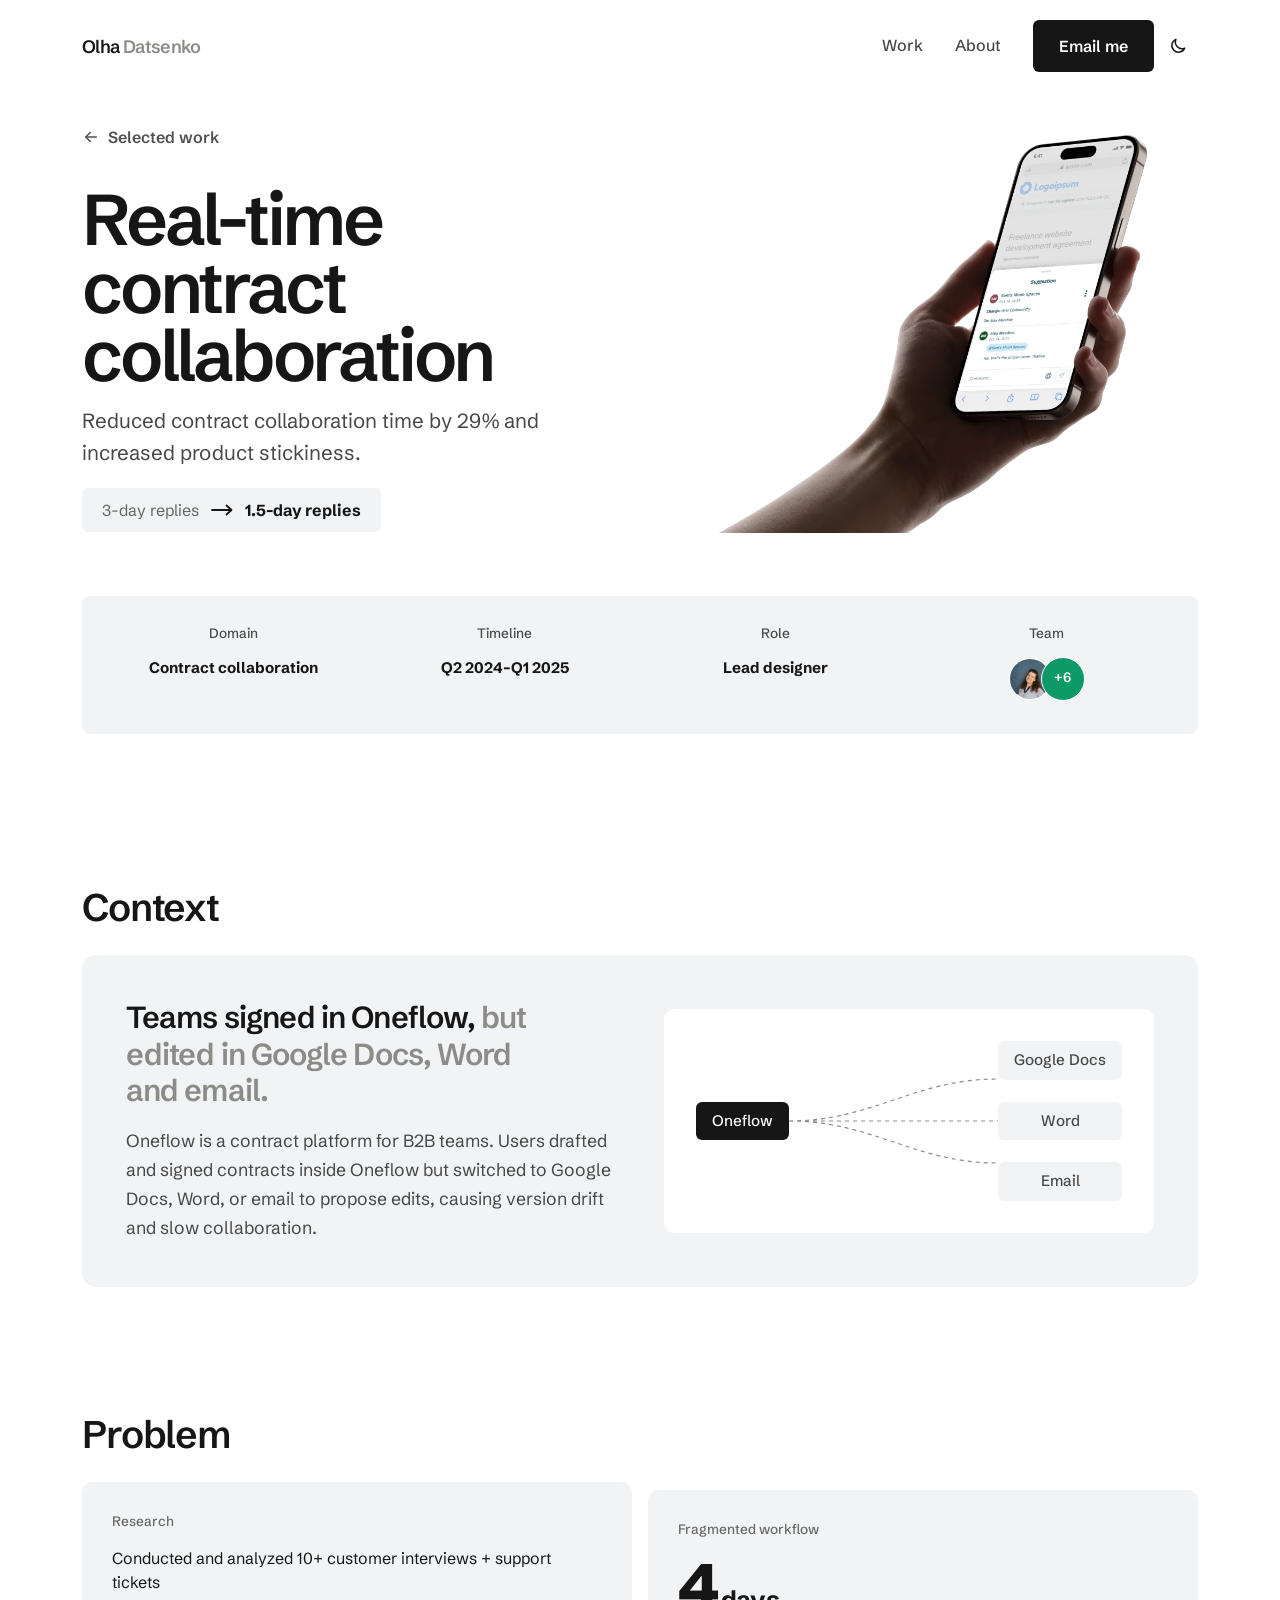
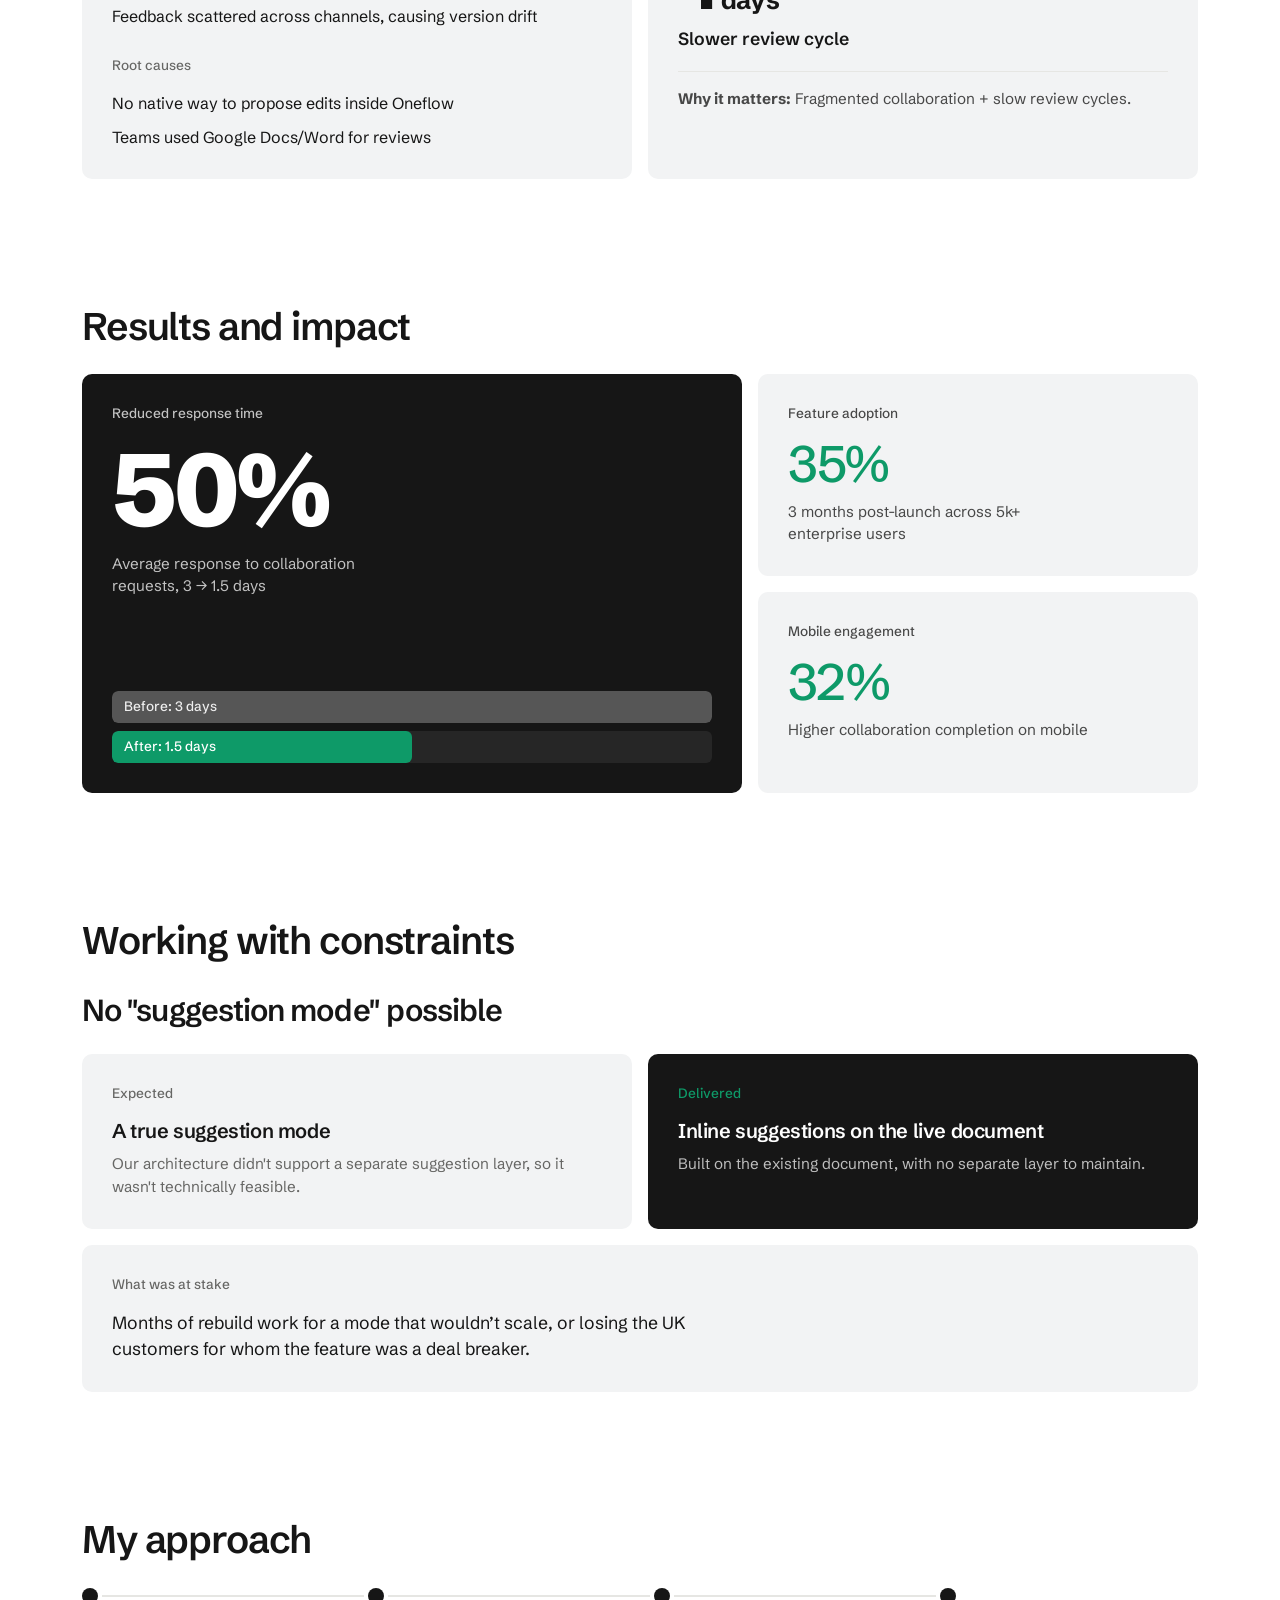
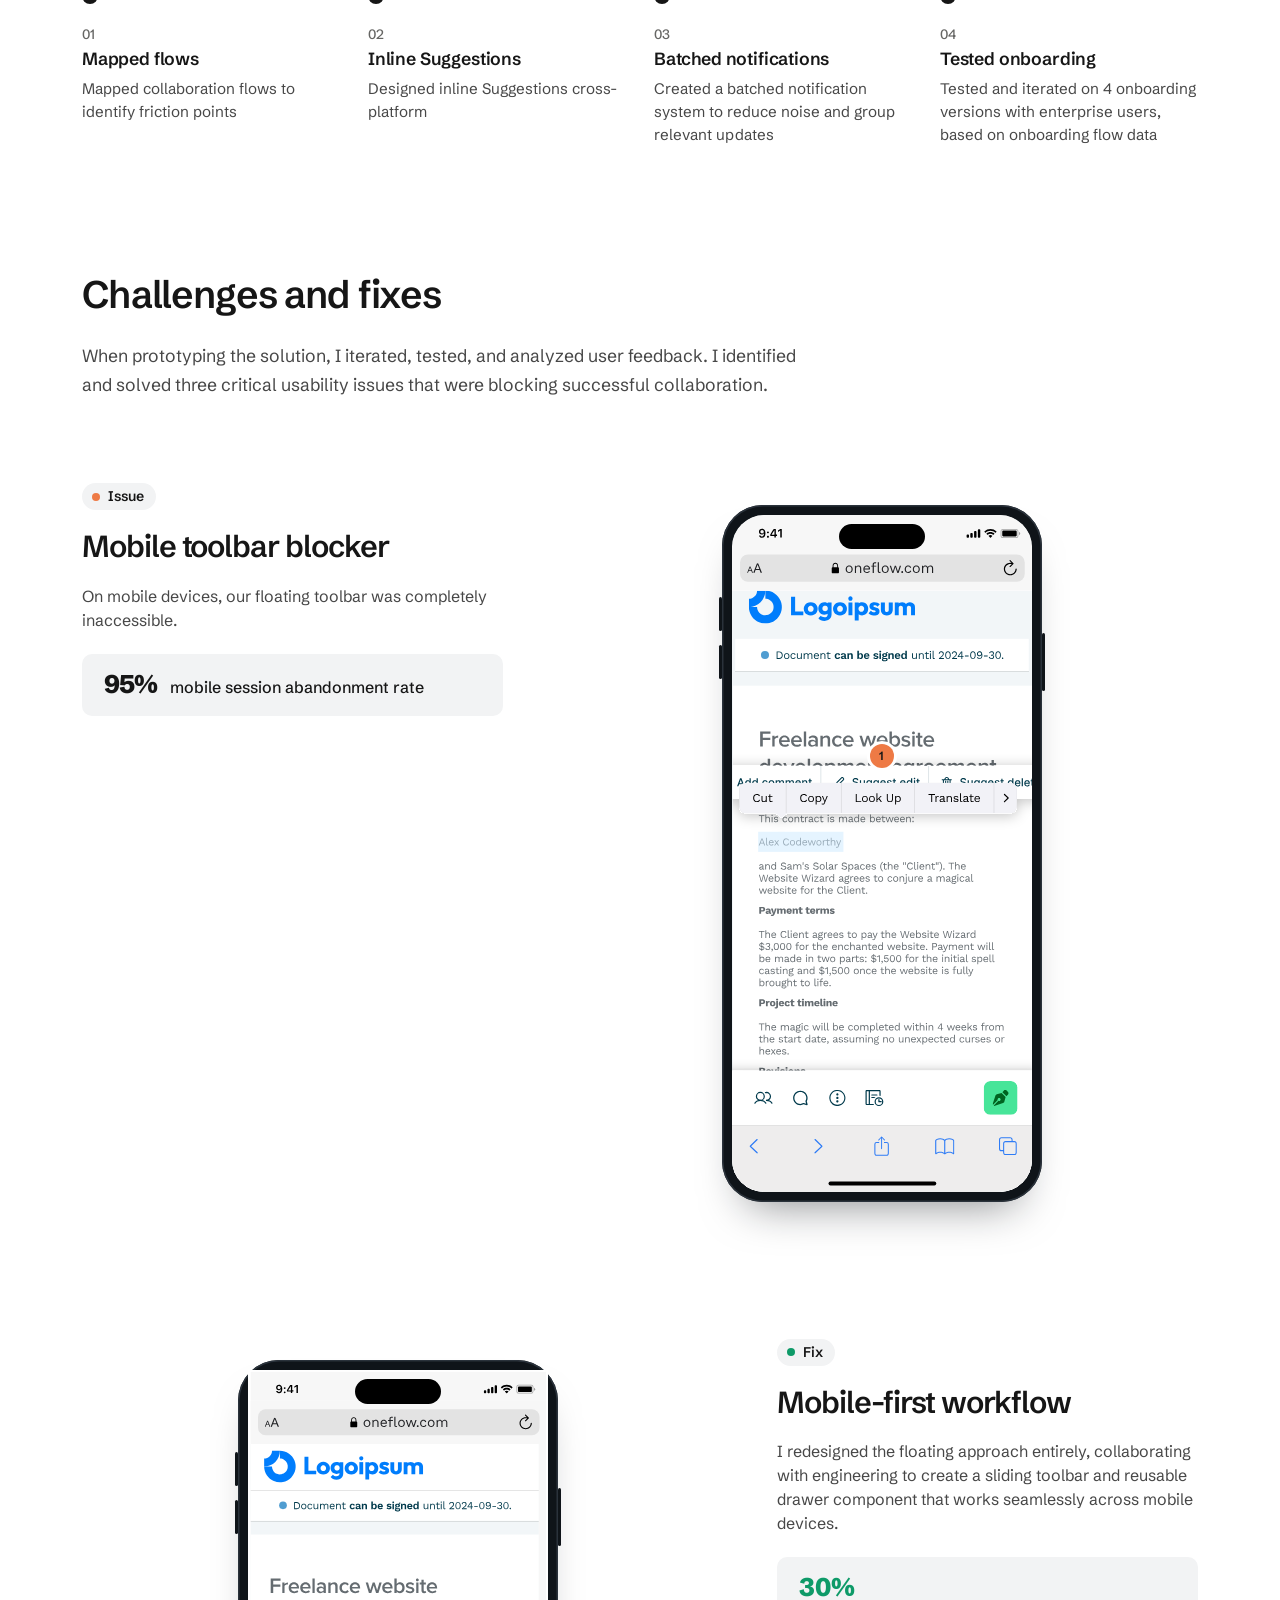
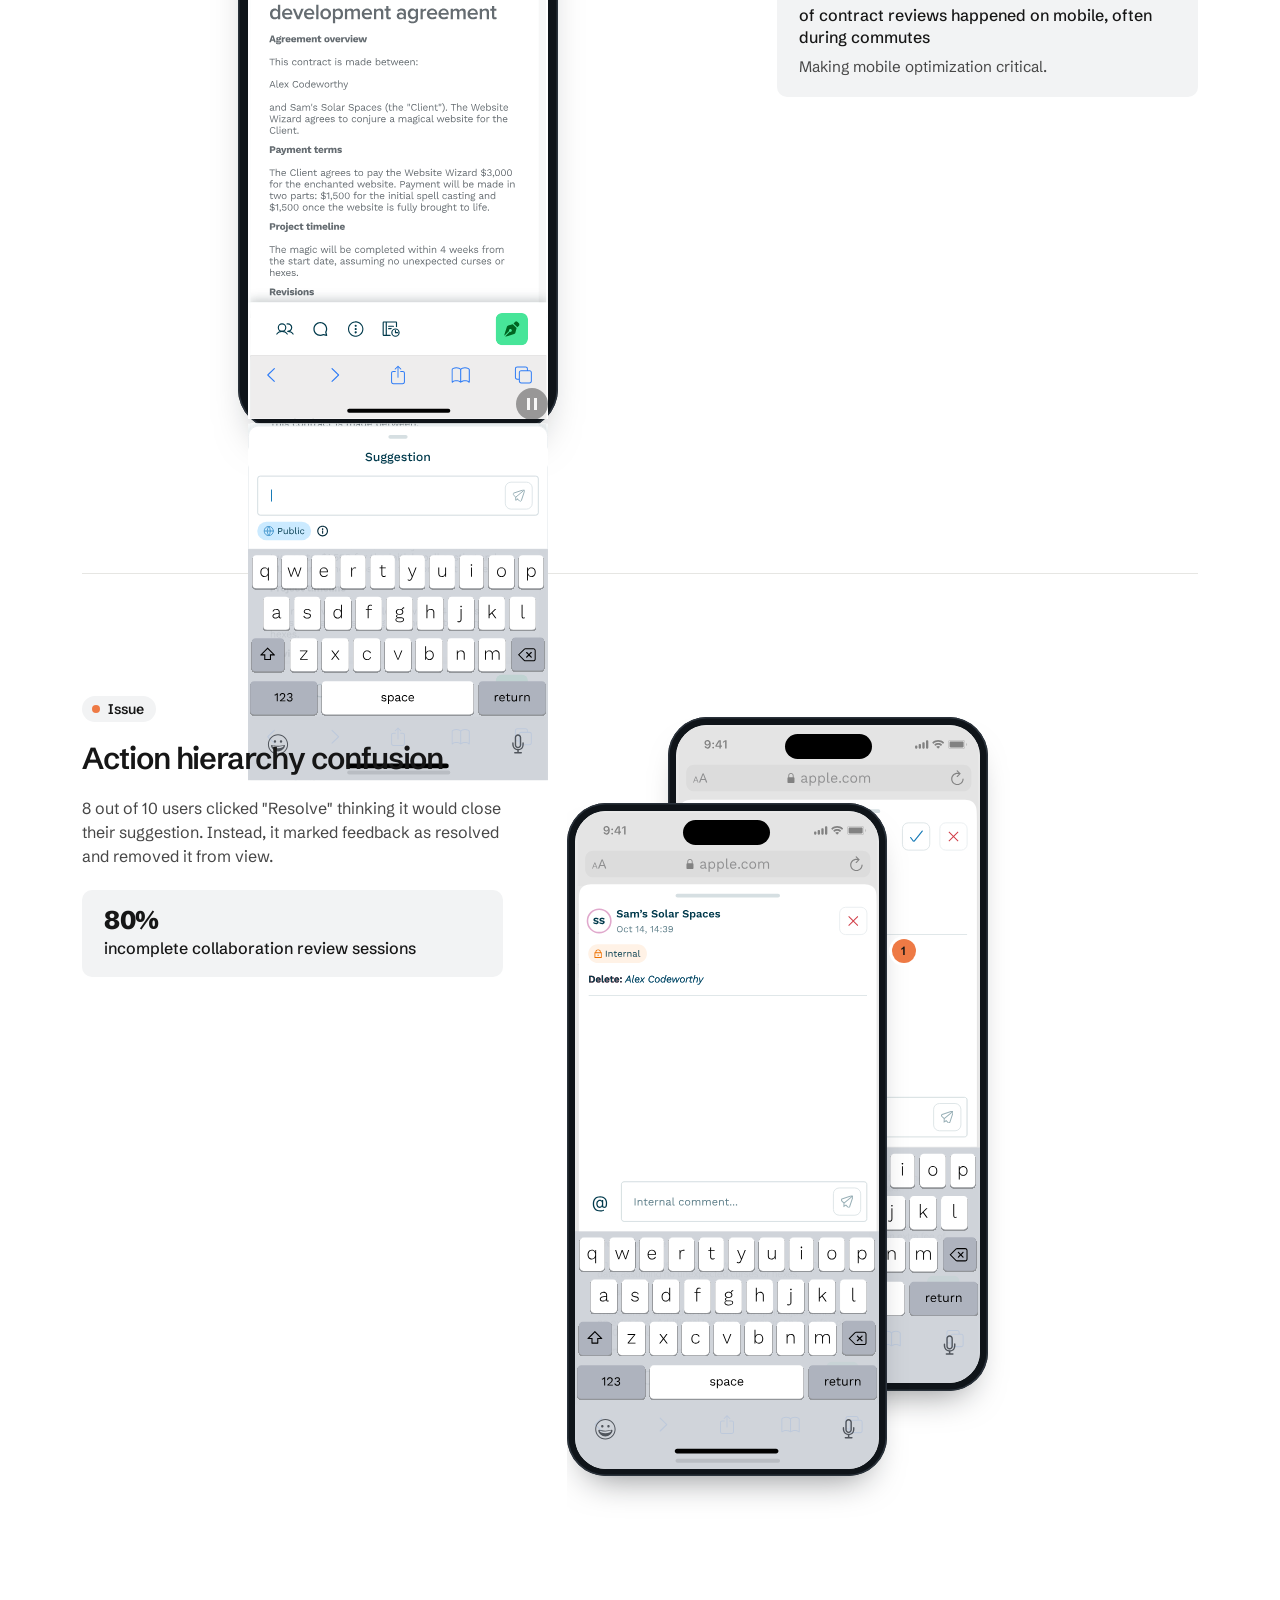
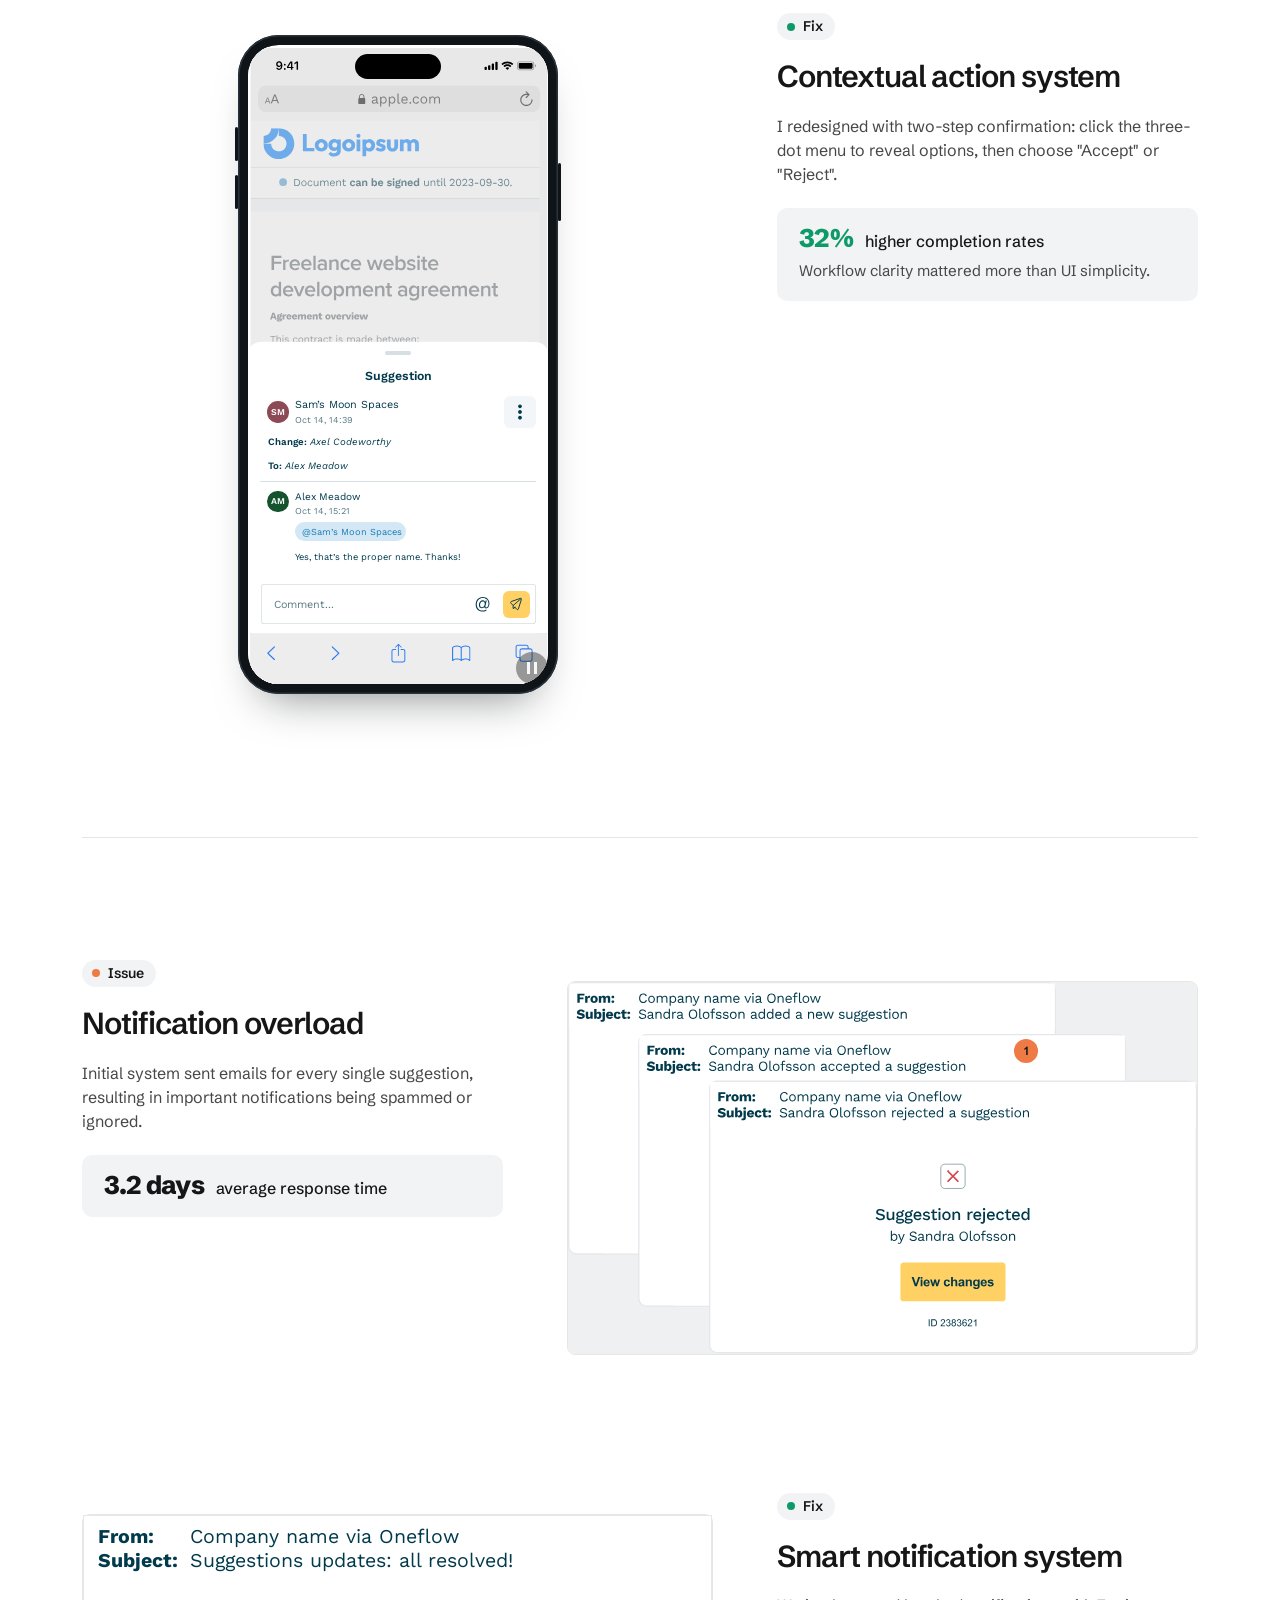
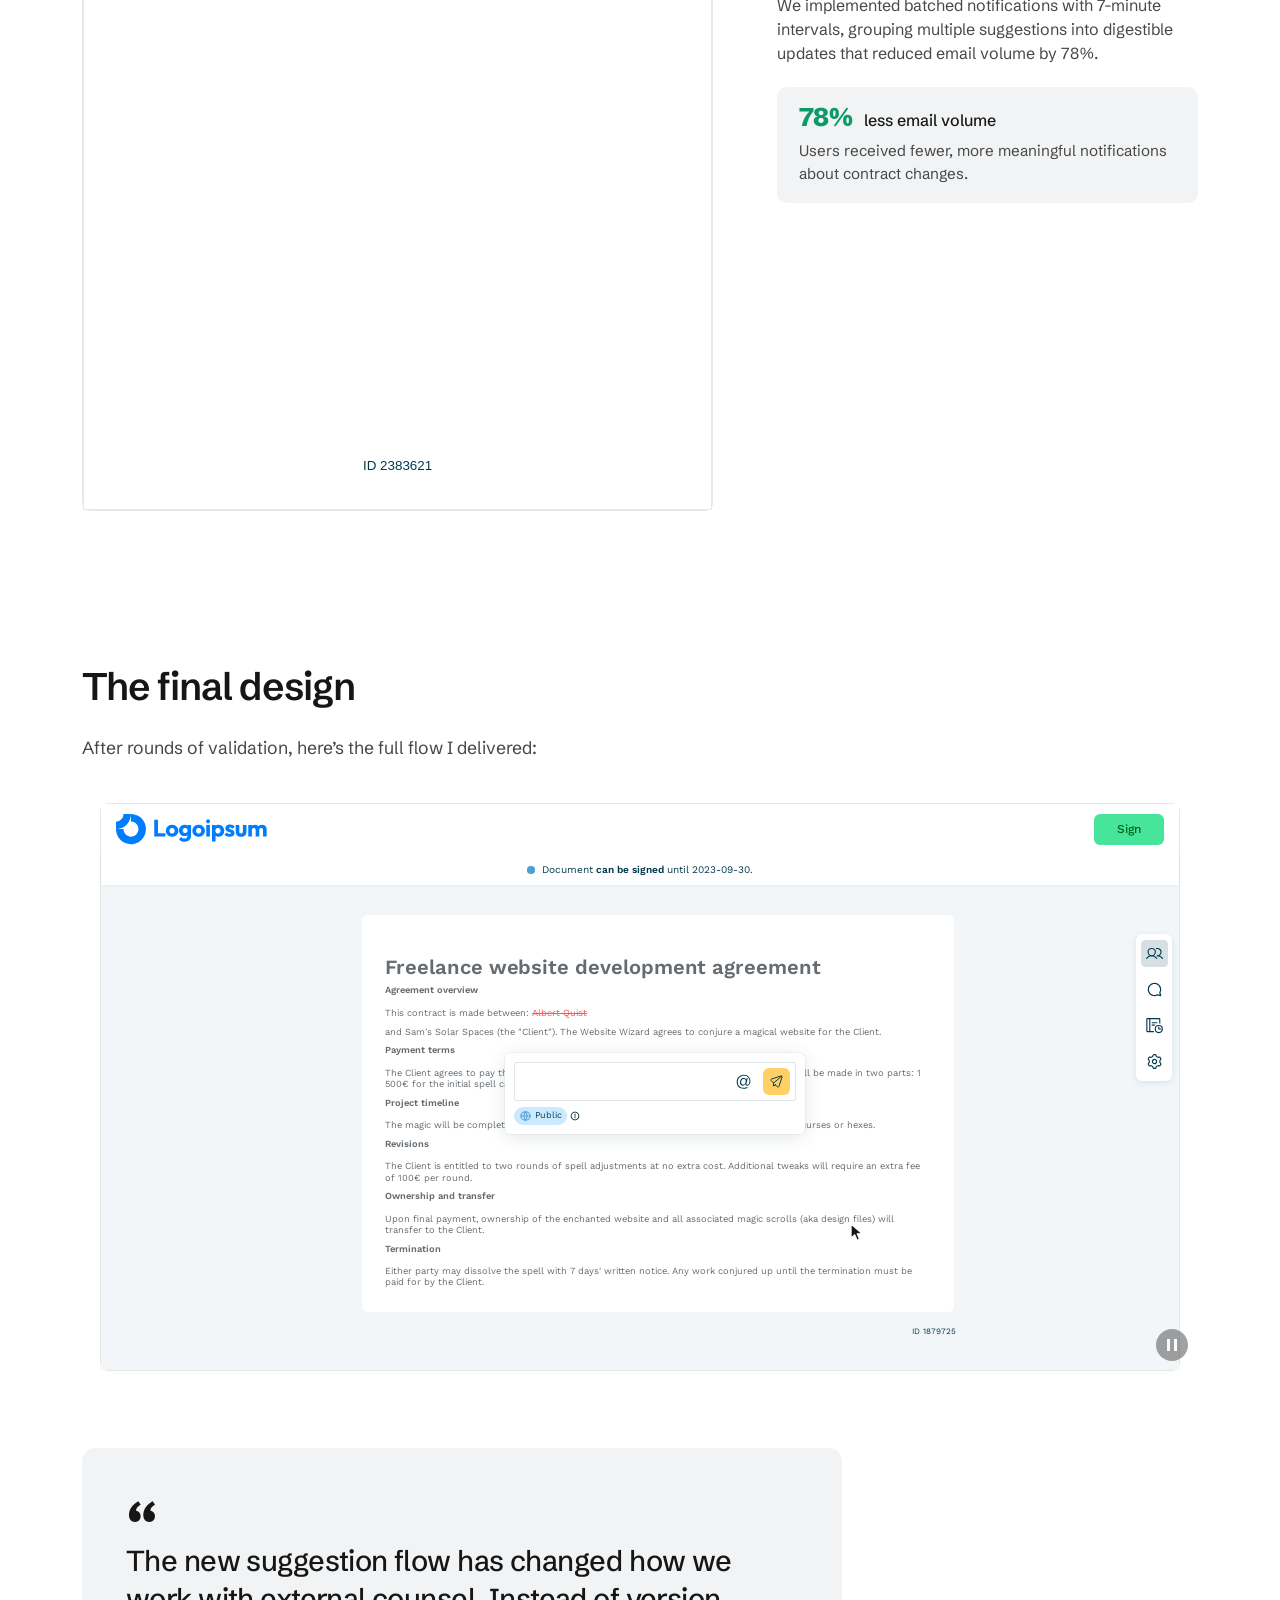
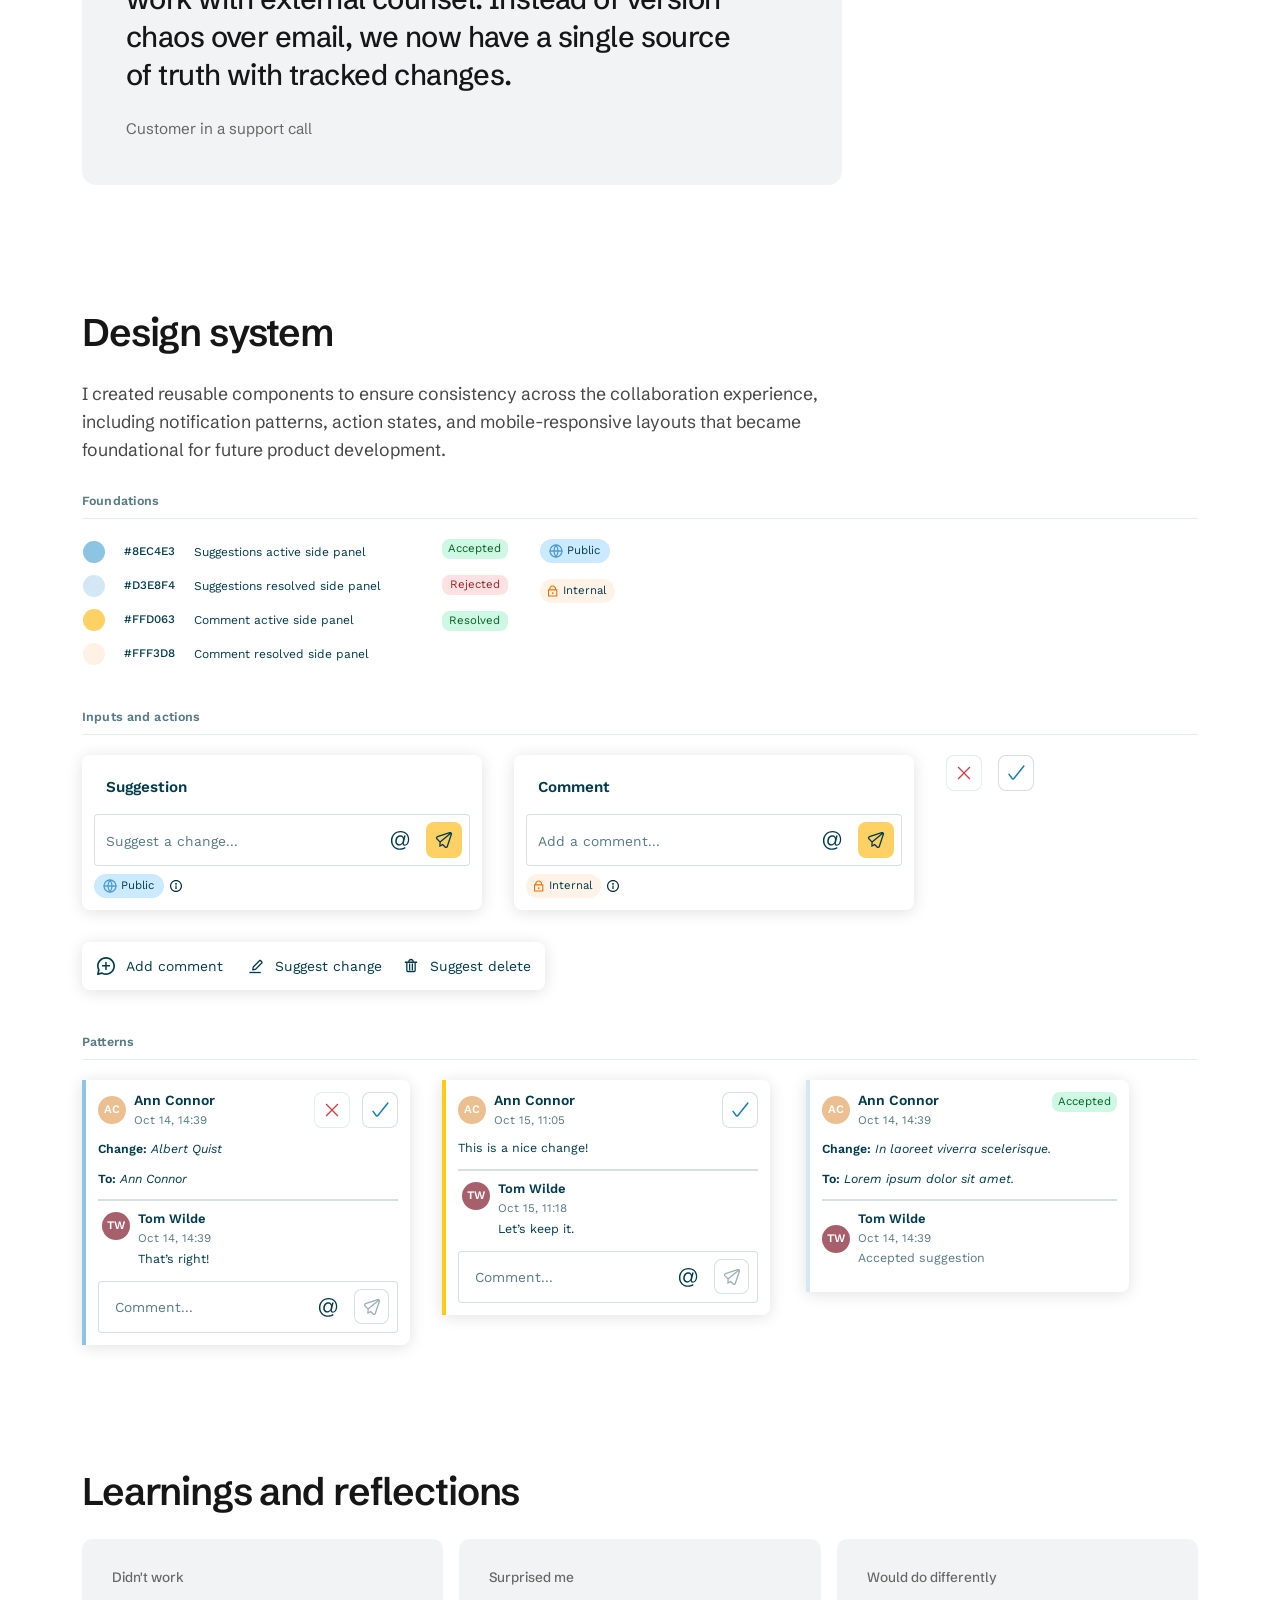
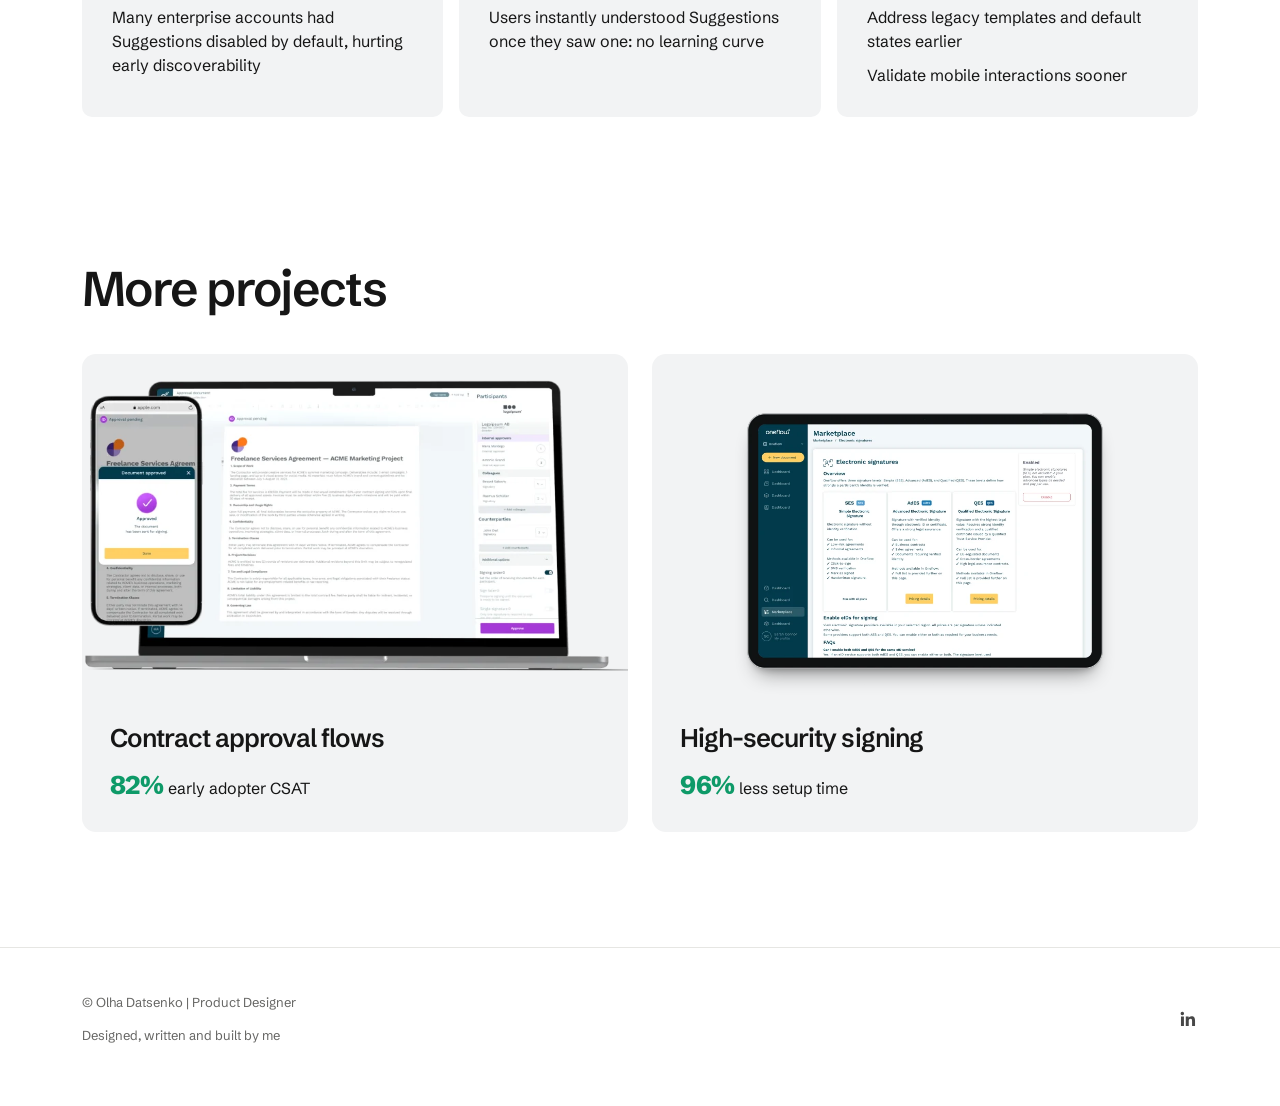
<file: case-suggestions.html>
<!doctype html>
<html lang="en">
<meta charset="utf-8">
<meta name="viewport" content="width=device-width, initial-scale=1">
<title>Real-time contract collaboration – Olha Datsenko, Product Design</title>
<meta name="description" content="How I designed real-time contract collaboration for Oneflow, reducing review time by 29%.">
<meta property="og:title" content="Real-time contract collaboration – Olha Datsenko, Product Design">
<meta property="og:image" content="https://olia-d.github.io/olha-portfolio/images/og-collaboration.jpg">
<link rel="icon" href="favicon.svg" type="image/svg+xml">
<link rel="preconnect" href="https://fonts.googleapis.com">
<link rel="preconnect" href="https://fonts.gstatic.com" crossorigin>
<link rel="stylesheet" href="https://fonts.googleapis.com/css2?family=Schibsted+Grotesk:ital,wght@0,400..900;1,400..900&display=swap">
<link rel="stylesheet" href="https://fonts.googleapis.com/css2?family=Work+Sans:ital,wght@0,400;0,500;0,600;1,400&display=block">
<link rel="stylesheet" href="screens/screens.css?v=63">
<script>try{var t=localStorage.getItem("theme");if(t==="dark"||t==="light")document.documentElement.setAttribute("data-theme",t)}catch(e){}</script>
<link rel="stylesheet" href="styles.css?v=147">

<a class="skip-link" href="#main">Skip to content</a>

<header class="nav" id="siteNav">
  <div class="read-progress" id="readProgress" aria-hidden="true"></div>
  <div class="nav-inner">
    <a class="logo" href="index.html" aria-label="Olha Datsenko, home">Olha <span class="logo-sur">Datsenko</span></a>
    <nav class="nav-links">
      <a href="index.html#work">Work</a>
      <a href="about.html">About</a>
      <a class="btn" href="mailto:olya.datsenko@gmail.com">Email me</a>
    </nav>
    <button class="theme-toggle" id="themeToggle" type="button" aria-label="Switch to dark theme">
      <svg class="i-moon" viewBox="0 0 24 24" fill="none" stroke="currentColor" stroke-width="1.8" stroke-linecap="round" stroke-linejoin="round" aria-hidden="true"><path d="M20 14.5A8 8 0 0 1 9.5 4a8 8 0 1 0 10.5 10.5z"/></svg>
      <svg class="i-sun" viewBox="0 0 24 24" fill="none" stroke="currentColor" stroke-width="1.8" stroke-linecap="round" aria-hidden="true"><circle cx="12" cy="12" r="4"/><path d="M12 2.5v2M12 19.5v2M4.6 4.6l1.4 1.4M18 18l1.4 1.4M2.5 12h2M19.5 12h2M4.6 19.4 6 18M18 6l1.4-1.4"/></svg>
    </button>
    <button class="menu-toggle" id="menuToggle" aria-label="Open menu" aria-expanded="false">
      <svg width="26" height="26" viewBox="0 0 24 24" fill="none" stroke="currentColor" stroke-width="2" aria-hidden="true"><line x1="3" y1="7" x2="21" y2="7"/><line x1="3" y1="12" x2="21" y2="12"/><line x1="3" y1="17" x2="21" y2="17"/></svg>
    </button>
  </div>
</header>

<div class="mobile-menu" id="mobileMenu">
  <div class="mobile-menu-top">
    <a class="logo" href="index.html" aria-label="Olha Datsenko, home">Olha <span class="logo-sur">Datsenko</span></a>
    <button class="menu-toggle" id="menuClose" aria-label="Close menu">
      <svg width="26" height="26" viewBox="0 0 24 24" fill="none" stroke="currentColor" stroke-width="2" aria-hidden="true"><line x1="5" y1="5" x2="19" y2="19"/><line x1="19" y1="5" x2="5" y2="19"/></svg>
    </button>
  </div>
  <nav>
    <a href="index.html#work">Work</a>
    <a href="about.html">About</a>
    <div class="social-row">
      <a class="icon-link" href="https://www.linkedin.com/in/olgadatsenko/" target="_blank" rel="noopener" aria-label="LinkedIn">
        <svg width="22" height="22" viewBox="0 0 24 24" fill="currentColor" aria-hidden="true"><path d="M20.45 20.45h-3.56v-5.57c0-1.33-.02-3.04-1.85-3.04-1.86 0-2.14 1.45-2.14 2.95v5.66H9.34V9h3.41v1.56h.05c.48-.9 1.64-1.85 3.38-1.85 3.6 0 4.27 2.37 4.27 5.46v6.28zM5.34 7.43a2.07 2.07 0 1 1 0-4.13 2.07 2.07 0 0 1 0 4.13zM7.12 20.45H3.56V9h3.56v11.45z"/></svg>
      </a>
    </div>
    <a class="btn" href="mailto:olya.datsenko@gmail.com">Email me</a>
  </nav>
</div>

<main id="main">

  <header class="case-head" id="hero">
    <div class="wrap case-head-grid">
      <div class="case-head-copy">
        <a class="case-back" href="index.html#work"><svg width="18" height="18" viewBox="0 0 24 24" fill="none" stroke="currentColor" stroke-width="2" stroke-linecap="round" stroke-linejoin="round" aria-hidden="true"><path d="M19 12H5"/><path d="m11 18-6-6 6-6"/></svg>Selected work</a>
        <h1>Real-time contract collaboration</h1>
        <p class="case-lede">Reduced contract collaboration time by 29% and increased product stickiness.</p>
        <p class="case-shift-line"><span class="from">3-day replies</span> <svg class="shift-arrow" width="22" height="12" viewBox="0 0 22 12" fill="none" stroke="currentColor" stroke-width="1.8" stroke-linecap="round" stroke-linejoin="round" aria-hidden="true"><path d="M1 6h19"/><path d="M15.5 1.5 20.5 6l-5 4.5"/></svg><span class="visually-hidden"> became </span> <span class="to">1.5-day replies</span></p>
      </div>
      <div class="case-head-visual"><img class="cutout" style="view-transition-name: shot-suggestions; view-transition-class: shot" fetchpriority="high" src="images/sug-hand-1600.webp" srcset="images/sug-hand-800.webp 800w, images/sug-hand-1200.webp 1200w, images/sug-hand-1600.webp 1600w, images/sug-hand-2354.webp 2354w" sizes="(max-width: 860px) 92vw, 560px" width="2354" height="2188" alt="A hand holding a phone showing a suggestion and comment thread on a contract"></div>
      </div>
    <div class="wrap"><dl class="case-facts"><div><dt>Domain</dt><dd>Contract collaboration</dd></div><div><dt>Timeline</dt><dd>Q2 2024&ndash;Q1 2025</dd></div><div><dt>Role</dt><dd>Lead designer</dd></div><div><dt>Team</dt><dd><span class="team-stack"><img loading="lazy" decoding="async" src="images/avatar-olha.webp" width="128" height="128" alt=""><span class="team-more" aria-hidden="true">+6</span></span><span class="visually-hidden">Olha and 6 others</span></dd></div></dl></div>
    </div>
  </header>
  <div class="wrap case-layout">
    <details class="toc-m">
      <summary><span class="toc-m-k">On this page</span><span class="toc-m-now">Context</span></summary>
      <ol><li><a href="#context">Context</a></li><li><a href="#problem">Problem</a></li><li><a href="#results">Results</a></li><li><a href="#constraints">Constraints</a></li><li><a href="#approach">Approach</a></li><li><a href="#challenges">Challenges and fixes</a></li><li><a href="#solutions">Final design</a></li><li><a href="#design-system">Design system</a></li><li><a href="#learnings">Learnings</a></li></ol>
    </details>
    <div class="case-body">
  <section class="section-block" id="context">
    <h2>Context</h2>
    <div class="ctx-panel">
      <div class="ctx-copy">
        <p class="ctx-lead">Teams signed in Oneflow, <span>but edited in Google Docs, Word and email.</span></p>
        <p class="body-text">Oneflow is a contract platform for B2B teams. Users drafted and signed contracts inside Oneflow but switched to Google Docs, Word, or email to propose edits, causing version drift and slow collaboration.</p>
      </div>
      <div class="ctx-drift" role="img" aria-label="Contracts leave Oneflow for Google Docs, Word and email, so versions drift apart">
        <span class="ctx-chip ctx-home">Oneflow</span>
        <svg class="ctx-lines" viewBox="0 0 100 120" preserveAspectRatio="none" aria-hidden="true"><path d="M0 60 C40 60 60 18 100 18 M0 60 H100 M0 60 C40 60 60 102 100 102" fill="none" stroke="currentColor" stroke-width="1.2" stroke-dasharray="4 4" vector-effect="non-scaling-stroke"/></svg>
        <span class="ctx-out"><span class="ctx-chip">Google Docs</span><span class="ctx-chip">Word</span><span class="ctx-chip">Email</span></span>
      </div>
    </div>
  </section>

  <section class="section-block" id="problem">
    <h2>Problem</h2>
    <div class="two-col pb-pair">
      <div class="pb-card">
        <p class="section-eyebrow">Research</p>
        <ul class="check-list">
          <li>Conducted and analyzed 10+ customer interviews + support tickets</li>
          <li>Feedback scattered across channels, causing version drift</li>
        </ul>
        <p class="section-eyebrow">Root causes</p>
        <ul class="check-list">
          <li>No native way to propose edits inside Oneflow</li>
          <li>Teams used Google Docs/Word for reviews</li>
        </ul>
      </div>
      <div class="callout-stat">
        <p class="section-eyebrow">Fragmented workflow</p>
        <div class="num">4<span class="unit"> days</span></div>
        <div class="label">Slower review cycle</div>
        <div class="why"><strong>Why it matters:</strong> Fragmented collaboration + slow review cycles.</div>
      </div>
    </div>
  </section>

  <section class="section-block" id="results">
    <h2>Results and impact</h2>
    <div class="rs-band" data-rs>
      <div class="rs-tile rs-lead">
        <p class="rs-k">Reduced response time</p>
        <div class="num">50%</div>
        <p class="rs-d">Average response to collaboration requests, 3 &rarr; 1.5 days</p>
        <div class="rs-bars" aria-hidden="true">
          <div class="rs-bar rs-before"><i></i><span>Before: 3 days</span></div>
          <div class="rs-bar rs-after"><i></i><span>After: 1.5 days</span></div>
        </div>
      </div>
      <div class="rs-tile">
        <p class="rs-k">Feature adoption</p>
        <div class="num">35%</div>
        <p class="rs-d">3 months post-launch across 5k+ enterprise users</p>
      </div>
      <div class="rs-tile">
        <p class="rs-k">Mobile engagement</p>
        <div class="num">32%</div>
        <p class="rs-d">Higher collaboration completion on mobile</p>
      </div>
    </div>
  </section>

  <section class="section-block" id="constraints">
    <h2>Working with constraints</h2>
    <h3 style="margin-top:0;">No "suggestion mode" possible</h3>
    <div class="cn-pair">
      <div class="cn-card"><p class="cn-k">Expected</p><p class="cn-t">A true suggestion mode</p><p class="cn-d">Our architecture didn't support a separate suggestion layer, so it wasn't technically feasible.</p></div>
      <div class="cn-card cn-done"><p class="cn-k">Delivered</p><p class="cn-t">Inline suggestions on the live document</p><p class="cn-d">Built on the existing document, with no separate layer to maintain.</p></div>
    </div>
    <div class="stake"><p class="stake-k">What was at stake</p><p>Months of rebuild work for a mode that wouldn&rsquo;t scale, or losing the UK customers for whom the feature was a deal breaker.</p></div>
  </section>

  <section class="section-block" id="approach">
    <h2>My approach</h2>
    <ol class="approach-list approach-timeline">
      <li><span>01</span>Mapped flows<small>Mapped collaboration flows to identify friction points</small></li>
      <li><span>02</span>Inline Suggestions<small>Designed inline Suggestions cross-platform</small></li>
      <li><span>03</span>Batched notifications<small>Created a batched notification system to reduce noise and group relevant updates</small></li>
      <li><span>04</span>Tested onboarding<small>Tested and iterated on 4 onboarding versions with enterprise users, based on onboarding flow data</small></li>
    </ol>
  </section>

  <section class="section-block" id="challenges">
    <h2>Challenges and fixes</h2>
    <p class="body-text">When prototyping the solution, I iterated, tested, and analyzed user feedback. I identified and solved three critical usability issues that were blocking successful collaboration.</p>


    <div class="pair">
    <div class="zz">
      <div class="zz-text"><p class="zz-k">Issue</p><h3>Mobile toolbar blocker</h3><p>On mobile devices, our floating toolbar was completely inaccessible.</p><p class="impact"><b>95%</b><span>mobile session abandonment rate</span></p></div>
      <div class="zz-media solution-media"><figure class="scr-notes" data-notes>
  <div class="phone"><i class="ph-isl"></i><i class="ph-vol"></i><i class="ph-pwr"></i><div class="scr-frame">
    <div class="scr scr-img" role="img" aria-label="Original mobile document: the Oneflow floating toolbar is hidden behind the browser’s native text menu" style="width:373em;height:842em;font-size:calc(100cqi / 373)">
      <img loading="lazy" decoding="async" class="scr-pic" src="images/sug-toolbar-before.svg" alt="" style="left:0em;top:0em;width:373em;height:842em">
      <div class="hs-layer" style="--w:373;--h:842">
        <button class="hs" type="button" style="--x:186;--y:300" data-zones="0 308 373 66" aria-expanded="false"><span class="hs-n">1</span><span class="hs-note">Floating menu is hidden behind the browser’s native menu</span></button>
      </div>
    </div>
  </div></div>
</figure></div>
    </div>
    <div class="zz flip">
      <div class="zz-text"><p class="zz-k">Fix</p><h3>Mobile-first workflow</h3><p>I redesigned the floating approach entirely, collaborating with engineering to create a sliding toolbar and reusable drawer component that works seamlessly across mobile devices.</p><p class="result-tag"><b>30%</b><span>of contract reviews happened on mobile, often during commutes</span><em>Making mobile optimization critical.</em></p></div>
      <div class="zz-media solution-media"><figure class="scr-notes scr-ani" data-ani="mobile">
  <div class="phone"><i class="ph-isl"></i><i class="ph-vol"></i><i class="ph-pwr"></i><div class="scr-frame smf-frame" role="img" aria-label="Animation: on a phone, Alex Codeworthy is selected, the Oneflow toolbar slides up, Suggest edit opens the Suggestion sheet, Ann Connor is typed and sent, and the suggestion then opens for replies.">
    <div class="scr smf" inert>
      <img class="smf-layer" src="images/sugm-1-idle.svg" alt="" loading="lazy">
      <i class="smf-hl"></i>
      <p class="smf-name"><span><del>Alex Codeworthy</del> <ins>Ann Connor</ins></span></p>
      <div class="smf-part smf-menu"><img src="images/sugm-3-toolbar.svg" alt="" loading="lazy"></div>
      <div class="smf-barwrap"><div class="smf-bar">
        <span><img loading="lazy" decoding="async" src="screens/img/sug/tb-addcomment.svg" alt=""><b>Add comment</b></span>
        <span><img loading="lazy" decoding="async" src="screens/img/sug/tb-suggestedit.svg" alt=""><b>Suggest edit</b></span>
        <span><img loading="lazy" decoding="async" src="screens/img/sug/tb-suggestdelete.svg" alt=""><b>Suggest delete</b></span>
      </div></div>
      <i class="smf-scrim"></i>
      <div class="smf-part smf-reply"><div class="sms-sheet smf-rsheet">
        <i class="sms-handle"></i>
        <p class="sms-title"><span>Suggestion</span></p>
        <span class="sdv-av sms-av1 smf-ring"><span>MN</span></span>
        <p class="sms-name1"><span>Sam’s Solar Spaces</span></p>
        <p class="sms-date1"><span>Oct 14, 14:39</span></p>
        <span class="sms-kebab"><img loading="lazy" decoding="async" src="screens/img/sug/m-kebab.svg" alt=""></span>
        <p class="sms-chg"><span><b>Change:</b> <i>Alex Codeworthy</i></span></p>
        <p class="sms-to"><span><b>To:</b> <i>Ann Connor</i></span></p>
        <i class="sms-rule"></i>
        <span class="sms-input"><span class="smf-ph">Comment...</span></span>
        <span class="sms-at"><img loading="lazy" decoding="async" src="screens/img/sug/m-at.svg" alt=""></span>
        <span class="sms-send"><img loading="lazy" decoding="async" src="screens/img/sug/send.svg" alt=""></span>
      </div></div>
      <div class="smf-part smf-chrome"><img src="images/sugm-1-idle.svg" alt="" loading="lazy"></div>
      <div class="smf-part smf-kb"><img src="images/sugm-4-keyboard.svg" alt="" loading="lazy"><p class="smf-typed"><span></span></p><i class="smf-send"><img loading="lazy" decoding="async" src="screens/img/sug/send.svg" alt=""></i></div>
    </div>
  </div></div>
</figure></div>
    </div>
    </div>

    <div class="pair">
    <div class="zz">
      <div class="zz-text"><p class="zz-k">Issue</p><h3>Action hierarchy confusion</h3><p>8 out of 10 users clicked "Resolve" thinking it would close their suggestion. Instead, it marked feedback as resolved and removed it from view.</p><p class="impact"><b>80%</b><span>incomplete collaboration review sessions</span></p></div>
      <div class="zz-media solution-media"><figure class="scr-notes" data-notes>
  <div class="scr-frame ph-pairf" style="max-width:421px">
    <div class="scr scr-img scr-pair" role="img" aria-label="Original mobile suggestion cards, stacked: a Delete suggestion with only an X in front, and behind it a Change suggestion with a check and an X" style="width:540em;height:974em;font-size:calc(100cqi / 540)">
      <i class="ph-bz" style="left:130em;top:0em;width:410em;height:864em"></i>
      <img loading="lazy" decoding="async" class="scr-pic" src="images/sug-confusion-change.svg" alt="" style="left:140em;top:10em;width:390em;height:844em">
      <i class="ph-is" style="left:279em;top:22em"></i>
      <i class="ph-bz" style="left:0em;top:110em;width:410em;height:864em"></i>
      <img loading="lazy" decoding="async" class="scr-pic" src="images/sug-confusion-delete.svg" alt="" style="left:10em;top:120em;width:390em;height:844em">
      <i class="ph-is" style="left:149em;top:132em"></i>
      <div class="hs-layer" style="--w:540;--h:974">
        <button class="hs" type="button" style="--x:432;--y:300" data-zones="348 242 40 40;476 134 40 40" aria-expanded="false"><span class="hs-n">1</span><span class="hs-note">The Reject suggestion icon perceived as the Close icon.</span></button>
      </div>
    </div>
  </div>
</figure></div>
    </div>
    <div class="zz flip">
      <div class="zz-text"><p class="zz-k">Fix</p><h3>Contextual action system</h3><p>I redesigned with two-step confirmation: click the three-dot menu to reveal options, then choose "Accept" or "Reject".</p><p class="result-tag"><b>32%</b><span>higher completion rates</span><em>Workflow clarity mattered more than UI simplicity.</em></p></div>
      <div class="zz-media solution-media"><figure class="scr-notes scr-ani" data-ani="sheet">
  <div class="phone"><i class="ph-isl"></i><i class="ph-vol"></i><i class="ph-pwr"></i><div class="scr-frame sms-frame" role="img" aria-label="Animation: on mobile, the Suggestion sheet’s ⋮ menu opens and Accept is chosen.">
    <div class="scr sms" inert>
      <img loading="lazy" decoding="async" class="sms-bg" src="images/sug-panel-bg.svg" alt="">
      <div class="sms-sheet">
        <i class="sms-handle"></i>
        <p class="sms-title"><span>Suggestion</span></p>
        <span class="sdv-av sms-av1" style="--bg:#8e4957"><span>SM</span></span>
        <p class="sms-name1"><span>Sam’s Moon Spaces</span></p>
        <p class="sms-date1"><span>Oct 14, 14:39</span></p>
        <button class="sms-kebab" type="button" aria-haspopup="menu" aria-expanded="true" aria-label="Suggestion actions"><img loading="lazy" decoding="async" src="screens/img/sug/m-kebab.svg" alt=""></button>
        <p class="sms-chg"><span><b>Change:</b> <i>Axel Codeworthy</i></span></p>
        <p class="sms-to"><span><b>To:</b> <i>Alex Meadow</i></span></p>
        <i class="sms-rule"></i>
        <span class="sdv-av sms-av2" style="--bg:#14532d"><span>AM</span></span>
        <p class="sms-name2"><span>Alex Meadow</span></p>
        <p class="sms-date2"><span>Oct 14, 15:21</span></p>
        <p class="sms-mention"><span>@Sam’s Moon Spaces</span></p>
        <p class="sms-msg"><span>Yes, that’s the proper name. Thanks!</span></p>
        <label class="sms-input"><span class="sr-only">Comment</span><input type="text" placeholder="Comment..."></label>
        <button class="sms-at" type="button" aria-label="Mention someone"><img loading="lazy" decoding="async" src="screens/img/sug/m-at.svg" alt=""></button>
        <button class="sms-send" type="button" aria-label="Send comment"><img loading="lazy" decoding="async" src="screens/img/sug/send.svg" alt=""></button>
        <div class="sms-menu" role="menu">
          <button type="button" role="menuitem" class="sms-acc"><img loading="lazy" decoding="async" src="screens/img/sug/m-accept.svg" alt=""><span>Accept</span></button>
          <button type="button" role="menuitem" class="sms-rej"><img loading="lazy" decoding="async" src="screens/img/sug/m-reject.svg" alt=""><span>Reject</span></button>
        </div>
      </div>
    </div>
  </div></div>
</figure></div>
    </div>
    </div>

    <div class="pair">
    <div class="zz zz-wm">
      <div class="zz-text"><p class="zz-k">Issue</p><h3>Notification overload</h3><p>Initial system sent emails for every single suggestion, resulting in important notifications being spammed or ignored.</p><p class="impact"><b>3.2 days</b><span>average response time</span></p></div>
      <div class="zz-media solution-media"><figure class="scr-notes" data-notes>
  <div class="scr-frame shot-box">
    <div class="scr scr-img" role="img" aria-label="Original notifications: three separate emails, one per suggestion change" style="width:906em;height:536em;font-size:calc(100cqi / 906)">
      <img loading="lazy" decoding="async" class="scr-pic" src="images/sug-emails-before.svg" alt="" style="left:0em;top:0em;width:906em;height:536em">
      <div class="hs-layer" style="--w:906;--h:536">
        <button class="hs" type="button" style="--x:660;--y:100" data-zones="0 0 702 62;102 75 700 62;204 142 700 62" aria-expanded="false"><span class="hs-n">1</span><span class="hs-note">One notification per change=loads of notifications.</span></button>
      </div>
    </div>
  </div>
</figure></div>
    </div>
    <div class="zz zz-wm flip">
      <div class="zz-text"><p class="zz-k">Fix</p><h3>Smart notification system</h3><p>We implemented batched notifications with 7-minute intervals, grouping multiple suggestions into digestible updates that reduced email volume by 78%.</p><p class="result-tag"><b>78%</b><span>less email volume</span><em>Users received fewer, more meaningful notifications about contract changes.</em></p></div>
      <div class="zz-media solution-media"><figure class="scr-notes scr-ani" data-ani="email">
  <div class="scr-frame sem-frame shot-box" role="img" aria-label="Summary email: Suggestion updates, all resolved. 8 accepted, 2 rejected, 2 new replies, with a View changes button.">
    <div class="scr sem" inert>
      <p class="sem-from"><span><b>From:</b><br><b>Subject:</b></span></p>
      <p class="sem-from-v"><span>Company name via Oneflow<br>Suggestions updates: all resolved!</span></p>
      <i class="sem-badge"><img loading="lazy" decoding="async" src="screens/img/sug/e-badge.svg" alt=""></i>
      <p class="sem-title"><span>Suggestion updates: all resolved!</span></p>
      <p class="sem-sub"><span>from Sandra Olofsson</span></p>
      <ul class="sem-list">
        <li style="--y:294.5"><img loading="lazy" decoding="async" src="screens/img/sug/e-acc.svg" alt=""><span><b>8 accepted</b> suggestions</span></li>
        <li style="--y:343"><img loading="lazy" decoding="async" src="screens/img/sug/e-rej.svg" alt=""><span><b>2 rejected</b> suggestions</span></li>
        <li style="--y:391"><img loading="lazy" decoding="async" src="screens/img/sug/e-reply.svg" alt=""><span><b>2 new replies</b> to suggestions</span></li>
      </ul>
      <a class="sem-btn" href="#solutions" role="button"><span>View changes</span></a>
      <p class="sem-id"><span>ID 2383621</span></p>
    </div>
  </div>
</figure></div>
    </div>
    </div>

  </section>

  <section class="section-block" id="solutions">
    <h2>The final design</h2>
    <p class="body-text">After rounds of validation, here&rsquo;s the full flow I delivered:</p>
    <div class="solution-media"><figure class="scr-notes scr-ani" data-ani="doc">
  <div class="try-scroll"><div class="scr-frame sdv-frame shot-box" role="img" aria-label="Animation: in a Oneflow document, Ann Connor is typed as a suggested edit replacing Albert Quist, sent, then accepted into the agreement.">
    <div class="scr sdv" data-state="compose" inert>
      <div class="sdv-nav"><img loading="lazy" decoding="async" class="sdv-logo" src="screens/img/sug/logo.svg" alt="Logoipsum"><span class="sdv-sign"><span>Sign</span></span></div>
      <div class="sdv-banner"><i></i><span>Document <b>can be signed</b> until 2023-09-30.</span></div>
      <div class="sdv-page"></div>
      <div class="sdv-doc">
        <p class="t-title" style="--c:217"><span>Freelance website development agreement</span></p>
        <p class="t-h" style="--c:248.5"><span>Agreement overview</span></p>
        <p class="t-b" style="--c:278.5"><span>This contract is made between: <button class="sdv-edit" type="button" aria-label="Show suggestion: Albert Quist to Ann Connor"><del>Albert Quist</del> <ins>Ann Connor</ins><span class="sdv-old">Albert Quist</span><span class="sdv-new">Ann Connor</span></button></span></p>
        <p class="t-b" style="--c:303.5"><span>and Sam's Solar Spaces (the "Client"). The Website Wizard agrees to conjure a magical website for the Client.</span></p>
        <p class="t-h" style="--c:328.5"><span>Payment terms</span></p>
        <p class="t-b" style="--c:358.5"><span>The Client agrees to pay the Website Wizard 3 000€ for the enchanted website. Payment will be made in two parts: 1<br>500€ for the initial spell casting and 1 500€ once the website is fully brought to life.</span></p>
        <p class="t-h" style="--c:398.5"><span>Project timeline</span></p>
        <p class="t-b" style="--c:428.5"><span>The magic will be completed within 4 weeks from the start date, assuming no unexpected curses or hexes.</span></p>
        <p class="t-h" style="--c:453.5"><span>Revisions</span></p>
        <p class="t-b" style="--c:483.5"><span>The Client is entitled to two rounds of spell adjustments at no extra cost. Additional tweaks will require an extra fee<br>of 100€ per round.</span></p>
        <p class="t-h" style="--c:523.5"><span>Ownership and transfer</span></p>
        <p class="t-b" style="--c:553.5"><span>Upon final payment, ownership of the enchanted website and all associated magic scrolls (aka design files) will<br>transfer to the Client.</span></p>
        <p class="t-h" style="--c:593.5"><span>Termination</span></p>
        <p class="t-b" style="--c:623.5"><span>Either party may dissolve the spell with 7 days' written notice. Any work conjured up until the termination must be<br>paid for by the Client.</span></p>
      </div>
      <div class="sdv-id"><span>ID 1879725</span></div>
      <div class="sdv-tools" aria-hidden="true">
        <i class="is-on"><img loading="lazy" decoding="async" src="screens/img/sug/tb-people.svg" alt=""></i><i><img loading="lazy" decoding="async" src="screens/img/sug/tb-comment.svg" alt=""></i><i><img loading="lazy" decoding="async" src="screens/img/sug/tb-suggest.svg" alt=""></i><i><img loading="lazy" decoding="async" src="screens/img/sug/tb-history.svg" alt=""></i>
      </div>

      <form class="sdv-compose" aria-label="Suggest an edit">
        <label class="sdv-input"><span class="sr-only">Suggested text</span><input type="text" value="Ann Connor" autocomplete="off"></label>
        <button class="sdv-at" type="button" aria-label="Mention someone"><img loading="lazy" decoding="async" src="screens/img/sug/at.svg" alt=""></button>
        <button class="sdv-send" type="submit" aria-label="Send suggestion"><img loading="lazy" decoding="async" src="screens/img/sug/send.svg" alt=""></button>
        <span class="sdv-chip"><img loading="lazy" decoding="async" src="screens/img/sug/globe.svg" alt=""><span>Public</span></span>
        <img loading="lazy" decoding="async" class="sdv-info" src="screens/img/sug/info.svg" alt="">
      </form>

      <div class="sdv-card" role="dialog" aria-label="Suggestion by Ann Connor">
        <div class="sdv-who"><span class="sdv-av" style="--bg:#ebbf90"><span>AC</span></span><b>Ann Connor</b><small>Oct 14, 14:39</small></div>
        <button class="sdv-reject" type="button" aria-label="Reject suggestion"><img loading="lazy" decoding="async" src="screens/img/sug/reject.svg" alt=""></button>
        <button class="sdv-accept" type="button" aria-label="Accept suggestion"><img loading="lazy" decoding="async" src="screens/img/sug/accept.svg" alt=""></button>
        <p class="sdv-chg"><span><b>Change:</b> <i>Albert Quist</i></span></p>
        <p class="sdv-to"><span><b>To:</b> <i class="sdv-to-v">Ann Connor</i></span></p>
        <hr>
        <div class="sdv-reply"><span class="sdv-av" style="--bg:#a85f6c"><span>TW</span></span><b>Tom Wilde</b><small>Oct 14, 14:39</small><p>That’s right!</p></div>
        <label class="sdv-comment"><span class="sr-only">Comment</span><input type="text" placeholder="Comment..."></label>
        <button class="sdv-at sdv-at2" type="button" aria-label="Mention someone"><img loading="lazy" decoding="async" src="screens/img/sug/at.svg" alt=""></button>
        <button class="sdv-send sdv-send2" type="button" aria-label="Send comment"><img loading="lazy" decoding="async" src="screens/img/sug/send.svg" alt=""></button>
      </div>
    </div>
  </div></div>
</figure></div>

    <div class="quote-block">
      <p>The new suggestion flow has changed how we work with external counsel. Instead of version chaos over email, we now have a single source of truth with tracked changes.</p>
      <cite>Customer in a support call</cite>
    </div>

  </section>

  <section class="section-block" id="design-system">
    <h2>Design system</h2>
    <div class="solution-block">
      <p>I created reusable components to ensure consistency across the collaboration experience, including notification patterns, action states, and mobile-responsive layouts that became foundational for future product development.</p>
      <div class="solution-media"><figure class="dsb-fig">
  <div class="scr-frame dsb-frame" role="img" aria-label="Collaboration design system: Public and Internal chips, Suggestion and Comment composers, accept and reject buttons, the Add comment, Suggest change and Suggest delete toolbar, suggestion, comment and resolved side-panel cards, the colour tokens, and Accepted, Rejected and Resolved badges.">
    <div class="scr dsb" inert>
      <section class="ds-band"><p class="ds-cap">Foundations</p><div class="ds-row">
        <div class="ds-tokens dp sz" style="--l:953.8;--t:29;--w:328;--h:126">
        <i class="ds-sw dp" style="--l:1.3;--t:2.3;--c:#8EC4E3"></i><span class="ds-hex dp" style="--l:41.9;--t:5.7">#8EC4E3</span><span class="ds-lg dp" style="--l:111.9;--t:6">Suggestions active side panel</span><i class="ds-sw dp" style="--l:1.3;--t:36.3;--c:#D3E8F4"></i><span class="ds-hex dp" style="--l:41.9;--t:39.7">#D3E8F4</span><span class="ds-lg dp" style="--l:111.9;--t:40">Suggestions resolved side panel</span><i class="ds-sw dp" style="--l:1.3;--t:70.3;--c:#FFD063"></i><span class="ds-hex dp" style="--l:41.9;--t:73.7">#FFD063</span><span class="ds-lg dp" style="--l:111.9;--t:74">Comment active side panel</span><i class="ds-sw dp" style="--l:1.3;--t:104.3;--c:#FFF2E4"></i><span class="ds-hex dp" style="--l:41.9;--t:107.7">#FFF3D8</span><span class="ds-lg dp" style="--l:111.9;--t:108">Comment resolved side panel</span>
      </div><div class="ds-badges dp sz" style="--l:954;--t:233;--w:66;--h:92">
        <span class="ds-badge ds-ok dp" style="--l:0;--t:0">Accepted</span><span class="ds-badge ds-no dp" style="--l:0;--t:36">Rejected</span><span class="ds-badge ds-ok dp" style="--l:0;--t:72">Resolved</span>
      </div><div class="ds-chips dp sz" style="--l:28.3;--t:29.4;--w:75;--h:64">
        <span class="ds-chip ds-pub dp" style="--l:0;--t:0"><img loading="lazy" decoding="async" src="screens/img/sug/globe.svg" alt=""><span>Public</span></span><span class="ds-chip ds-int dp" style="--l:0;--t:40"><img loading="lazy" decoding="async" src="screens/img/sug/lock.svg" alt=""><span>Internal</span></span>
      </div>
      </div></section>
      <section class="ds-band"><p class="ds-cap">Inputs and actions</p><div class="ds-row">
        <div class="ds-cc dp sz" style="--l:133;--t:29.4;--w:400;--h:155">
        <b class="ds-ct dp" style="--l:24;--t:22.9">Suggestion</b>
        <div class="ds-in dp sz" style="--l:12;--t:59;--w:376;--h:52"><span class="ds-ph dp" style="--l:12;--t:18.5">Suggest a change...</span>
          <span class="ds-ic dp" style="--l:287.5;--t:8"><img loading="lazy" decoding="async" src="screens/img/sug/at.svg" alt=""></span><span class="ds-send dp" style="--l:331.5;--t:8"><img loading="lazy" decoding="async" src="screens/img/sug/send.svg" alt=""></span></div>
        <span class="ds-chip ds-pub dp" style="--l:12;--t:119"><img loading="lazy" decoding="async" src="screens/img/sug/globe.svg" alt=""><span>Public</span></span>
        <span class="ds-info dp" style="--l:87;--t:124"><img loading="lazy" decoding="async" src="screens/img/sug/info.svg" alt=""></span>
      </div>
        <div class="ds-cc dp sz" style="--l:133;--t:201.4;--w:400;--h:155">
        <b class="ds-ct dp" style="--l:24;--t:22.9">Comment</b>
        <div class="ds-in dp sz" style="--l:12;--t:59;--w:376;--h:52"><span class="ds-ph dp" style="--l:12;--t:18.5">Add a comment...</span>
          <span class="ds-ic dp" style="--l:287.5;--t:8"><img loading="lazy" decoding="async" src="screens/img/sug/at.svg" alt=""></span><span class="ds-send dp" style="--l:331.5;--t:8"><img loading="lazy" decoding="async" src="screens/img/sug/send.svg" alt=""></span></div>
        <span class="ds-chip ds-int dp" style="--l:12;--t:119"><img loading="lazy" decoding="async" src="screens/img/sug/lock.svg" alt=""><span>Internal</span></span>
        <span class="ds-info dp" style="--l:92.3;--t:124"><img loading="lazy" decoding="async" src="screens/img/sug/info.svg" alt=""></span>
      </div>
        <div class="ds-btns dp sz" style="--l:70.1;--t:475.5;--w:88;--h:36">
        <span class="ds-sq ds-rej dp" style="--l:0;--t:0"><img loading="lazy" decoding="async" src="screens/img/sug/reject.svg" alt=""></span><span class="ds-sq ds-acc dp" style="--l:51.7;--t:0"><img loading="lazy" decoding="async" src="screens/img/sug/accept.svg" alt=""></span>
      </div>
        <div class="ds-tb dp sz" style="--l:70;--t:533.1;--w:463;--h:48.1">
        <span class="ds-ti"><img loading="lazy" decoding="async" class="ds-tbi18" src="screens/img/sug/tb-addcomment.svg" alt=""><b class="ds-tl">Add comment</b></span>
        <span class="ds-ti"><img loading="lazy" decoding="async" class="ds-tbi16" src="screens/img/sug/tb-suggestedit.svg" alt=""><b class="ds-tl">Suggest change</b></span>
        <span class="ds-ti"><img loading="lazy" decoding="async" class="ds-tbi16" src="screens/img/sug/tb-suggestdelete.svg" alt=""><b class="ds-tl">Suggest delete</b></span>
      </div>
      </div></section>
      <section class="ds-band"><p class="ds-cap">Patterns</p><div class="ds-row">
        <div class="ds-pc dp sz" style="--l:580;--t:29.4;--w:328;--h:264.5;--bar:#8ec4e3">
        <span class="ds-av dp" style="--l:12;--t:16;--bg:#ebbf90"><span>AC</span></span><b class="ds-nm dp" style="--l:48;--t:12.2">Ann Connor</b><small class="ds-dt dp" style="--l:48;--t:32.8">Oct 14, 14:39</small><span class="ds-sq ds-rej dp" style="--l:228;--t:12"><img loading="lazy" decoding="async" src="screens/img/sug/reject.svg" alt=""></span><span class="ds-sq ds-acc dp" style="--l:276;--t:12"><img loading="lazy" decoding="async" src="screens/img/sug/accept.svg" alt=""></span>
        <p class="ds-ln dp" style="--l:12;--t:62.1"><b>Change:</b> <i>Albert Quist</i></p><p class="ds-ln dp" style="--l:12;--t:92.1"><b>To:</b> <i>Ann Connor</i></p><i class="ds-hr dp" style="--l:12;--t:119;--hw:300"></i>
        <span class="ds-av dp" style="--l:16;--t:132;--bg:#a85f6c"><span>TW</span></span><b class="ds-nm ds-nm2 dp" style="--l:52;--t:131.1">Tom Wilde</b><small class="ds-dt dp" style="--l:52;--t:151">Oct 14, 14:39</small><p class="ds-tx dp" style="--l:52;--t:171.8">That’s right!</p>
        <div class="ds-in ds-cmt dp sz" style="--l:12;--t:201;--w:300;--h:52"><span class="ds-ph dp" style="--l:16.8;--t:18.1">Comment...</span>
          <span class="ds-ic dp" style="--l:212;--t:8"><img loading="lazy" decoding="async" src="screens/img/sug/at.svg" alt=""></span><span class="ds-send ds-off dp" style="--l:256;--t:8"><img loading="lazy" decoding="async" src="screens/img/sug/send-off.svg" alt=""></span></div>
      </div>
        <div class="ds-pc dp sz" style="--l:580;--t:310.4;--w:328;--h:234.5;--bar:#fbcc13">
        <span class="ds-av dp" style="--l:12;--t:16;--bg:#ebbf90"><span>AC</span></span><b class="ds-nm dp" style="--l:48;--t:12.2">Ann Connor</b><small class="ds-dt dp" style="--l:48;--t:32.8">Oct 15, 11:05</small><span class="ds-sq ds-acc dp" style="--l:276;--t:12"><img loading="lazy" decoding="async" src="screens/img/sug/accept.svg" alt=""></span>
        <p class="ds-tx dp" style="--l:12;--t:61.4">This is a nice change!</p><i class="ds-hr dp" style="--l:12;--t:89;--hw:300"></i>
        <span class="ds-av dp" style="--l:16;--t:102;--bg:#a85f6c"><span>TW</span></span><b class="ds-nm ds-nm2 dp" style="--l:52;--t:101.1">Tom Wilde</b><small class="ds-dt dp" style="--l:52;--t:121.1">Oct 15, 11:18</small><p class="ds-tx dp" style="--l:52;--t:141.8">Let’s keep it.</p>
        <div class="ds-in ds-cmt dp sz" style="--l:12;--t:171;--w:300;--h:52"><span class="ds-ph dp" style="--l:16.8;--t:18.1">Comment...</span>
          <span class="ds-ic dp" style="--l:212;--t:8"><img loading="lazy" decoding="async" src="screens/img/sug/at.svg" alt=""></span><span class="ds-send ds-off dp" style="--l:256;--t:8"><img loading="lazy" decoding="async" src="screens/img/sug/send-off.svg" alt=""></span></div>
      </div>
        <div class="ds-pc ds-inset dp sz" style="--l:584.1;--t:561.4;--w:323.4;--h:211.5;--bar:#d3e8f4">
        <span class="ds-av dp" style="--l:12;--t:16;--bg:#ebbf90"><span>AC</span></span><b class="ds-nm dp" style="--l:48;--t:12.2">Ann Connor</b><small class="ds-dt dp" style="--l:48;--t:32.8">Oct 14, 14:39</small><span class="ds-badge ds-ok dp" style="--l:241.5;--t:12">Accepted</span>
        <p class="ds-ln dp" style="--l:12;--t:62.1"><b>Change:</b> <i>In laoreet viverra scelerisque.</i></p><p class="ds-ln dp" style="--l:12;--t:92.1"><b>To:</b> <i>Lorem ipsum dolor sit amet.</i></p><i class="ds-hr dp" style="--l:12;--t:119;--hw:295.4"></i>
        <span class="ds-av dp" style="--l:12;--t:145;--bg:#a85f6c"><span>TW</span></span><b class="ds-nm ds-nm2 dp" style="--l:48;--t:130.6">Tom Wilde</b><small class="ds-dt dp" style="--l:48;--t:150.8">Oct 14, 14:39</small><p class="ds-tx ds-mute dp" style="--l:48;--t:170.9">Accepted suggestion</p>
      </div>
      </div></section>
    </div>
  </div>
</figure></div>
    </div>
  </section>

  <section class="section-block" id="learnings">
    <h2>Learnings and reflections</h2>
    <div class="learn-grid learn-cards">
      <div class="learn-col">
        <h3>Didn't work</h3>
        <ul><li>Many enterprise accounts had Suggestions disabled by default, hurting early discoverability</li></ul>
      </div>
      <div class="learn-col">
        <h3>Surprised me</h3>
        <ul><li>Users instantly understood Suggestions once they saw one: no learning curve</li></ul>
      </div>
      <div class="learn-col">
        <h3>Would do differently</h3>
        <ul>
          <li>Address legacy templates and default states earlier</li>
          <li>Validate mobile interactions sooner</li>
        </ul>
      </div>
    </div>
  </section>

    </div>
  </div>
  <section class="wrap more-section">
    <h2>More projects</h2>
    <div class="more-grid">
      <a class="more-field" href="case-approval-flows.html">
        <div class="more-copy"><h3>Contract approval flows</h3><p><span class="stat-num">82%</span> early adopter CSAT</p></div>
        <div class="more-visual"><img style="view-transition-name: shot-approvals; view-transition-class: shot" loading="lazy" src="images/apr-devices-1600.webp" srcset="images/apr-devices-800.webp 800w, images/apr-devices-1200.webp 1200w, images/apr-devices-1600.webp 1600w, images/apr-devices-2400.webp 2400w, images/apr-devices-3410.webp 3410w" sizes="(max-width: 760px) 90vw, 560px" width="3410" height="2558" alt="Oneflow approval flow on a laptop and a phone: the approver view with signing order, and the Document approved confirmation"></div>
      </a>
      <a class="more-field" href="case-qes.html">
        <div class="more-copy"><h3>High-security signing</h3><p><span class="stat-num">96%</span> less setup time</p></div>
        <div class="more-visual"><img class="cutout" style="view-transition-name: shot-qes; view-transition-class: shot" loading="lazy" src="images/qes-ipad-1600.webp" srcset="images/qes-ipad-800.webp 800w, images/qes-ipad-1200.webp 1200w, images/qes-ipad-1600.webp 1600w, images/qes-ipad-2400.webp 2400w" sizes="(max-width: 760px) 90vw, 560px" width="2400" height="1800" alt="Oneflow electronic signatures marketplace on an iPad"></div>
      </a>
    </div>
  </section>
</main>

<footer>
  <div class="wrap footer-inner">
    <div>
      <p class="fine">&copy; Olha Datsenko | Product Designer</p>
      <p class="fine">Designed, written and built by me</p>
    </div>
    <div class="footer-social">
      <a class="icon-link" href="https://www.linkedin.com/in/olgadatsenko/" target="_blank" rel="noopener" aria-label="LinkedIn">
        <svg width="20" height="20" viewBox="0 0 24 24" fill="currentColor" aria-hidden="true"><path d="M20.45 20.45h-3.56v-5.57c0-1.33-.02-3.04-1.85-3.04-1.86 0-2.14 1.45-2.14 2.95v5.66H9.34V9h3.41v1.56h.05c.48-.9 1.64-1.85 3.38-1.85 3.6 0 4.27 2.37 4.27 5.46v6.28zM5.34 7.43a2.07 2.07 0 1 1 0-4.13 2.07 2.07 0 0 1 0 4.13zM7.12 20.45H3.56V9h3.56v11.45z"/></svg>
      </a>
    </div>
  </div>
</footer>

<script src="script.js?v=73"></script>
</file>
<file: screens/screens.css>
/* Coded product screens, rebuilt 1:1 from the original 3x exports.
   1em = 1px of the original design. Positioned boxes never change font-size;
   only the text inside them does, so every measurement stays in design pixels. */
.scr-frame { container-type: inline-size; width: 100%; }
.scr {
  position: relative;
  width: 1457em;
  height: 1023em;
  font-size: calc(100cqi / 1457);
  font-family: "Work Sans", system-ui, sans-serif;
  color: #023a4b;
  background: #f2f7fa;
  overflow: hidden;
  line-height: 1;
  text-align: left;
  -webkit-font-smoothing: antialiased;
}
.scr *, .scr *::before, .scr *::after { box-sizing: border-box; }
.scr svg { display: block; flex: none; }
.scr p { margin: 0; }

/* ----- QES marketplace ----- */
.q-side { position: absolute; top: 0; bottom: 0; left: 0; width: 216em; background: #023a4b; color: #fff; }
/* Oneflow's own wordmark, cropped from the 3x export */
.q-logo { position: absolute; left: 30em; top: 15em; width: 115em; height: 35em; background: url("img/oneflow-wordmark.webp") 0 0 / 100% 100% no-repeat; }

.t15 { font-size: 15em; }
.t15m { font-size: 14em; font-weight: 500; }
.q-new .t15m { font-size: 13.6em; }
.t13 { font-size: 13.8em; }

.q-ws { position: absolute; left: 20em; top: 77em; width: 180em; height: 18em; display: flex; align-items: center; gap: 8em; }
.q-ws > svg { width: 18em; height: 18em; }
.q-ws .q-chev { width: 12em; height: 12em; margin-left: auto; }

.q-new {
  position: absolute; left: 15em; top: 124em; width: 186em; height: 42em;
  display: flex; align-items: center; gap: 10em; padding-left: 26em;
  border-radius: 21em; background: #ffcf63; color: #023a4b;
}
.q-new svg { width: 14em; height: 14em; }

.q-nav > div {
  position: absolute; left: 14em; top: calc((var(--y) - 21) * 1em);
  width: 188em; height: 42em; padding-left: 12em;
  display: flex; align-items: center; gap: 13em;
  border-radius: 8em; color: rgba(255, 255, 255, 0.82);
}
.q-nav svg { width: 20em; height: 20em; }
.q-nav span { font-size: 15em; letter-spacing: 0.01em; }
.q-nav .is-active { background: #2e5b68; color: #fff; }

.q-profile { position: absolute; left: 16em; top: 909em; display: flex; align-items: center; gap: 14em; }
.q-av { width: 40em; height: 40em; display: grid; place-items: center; border-radius: 50%; border: 1.5em solid rgba(255, 255, 255, 0.85); }
.q-av span { font-size: 15em; }
.q-who { display: grid; gap: 4em; }
.q-who .t15 { color: rgba(255, 255, 255, 0.9); }
.q-who .t13 { color: rgba(255, 255, 255, 0.55); }

.q-main { position: absolute; top: 0; bottom: 0; left: 216em; right: 0; }
.q-title { position: absolute; left: 24em; top: 24em; }
.q-title span { font-size: 30em; font-weight: 600; }
.q-crumb { position: absolute; left: 24em; top: 62em; }
.q-crumb span { font-size: 14.2em; font-weight: 500; }

.q-panel { position: absolute; left: 24em; top: 108em; width: 1177em; height: 1000em; background: #fff; border-radius: 8em; box-shadow: 0 1em 6em rgba(2, 58, 75, 0.08); }
.q-panel > div { position: absolute; }
.q-h1 { left: 44em; top: 40em; display: flex; align-items: center; gap: 16em; }
.q-h1 svg { width: 41em; height: 34em; }
.q-h1 span { font-size: 26em; font-weight: 600; }
.q-h2 { left: 45em; top: calc((var(--y) - 108 - 11) * 1em); }
.q-h2 span { font-size: 21em; font-weight: 600; }
.q-p { left: 45em; top: calc((var(--y) - 108) * 1em); width: 800em; }
.q-p span { display: block; font-size: 14em; line-height: 1.5; }
.q-faq { width: 820em; }
.q-faq b { font-size: 1em; }

.q-card {
  left: calc((var(--x) - 240) * 1em); top: 188em; width: 273em; height: 522em;
  background: #fff; border-radius: 4em;
  box-shadow: 0 0 8em rgba(2, 58, 75, 0.1);
}
.q-card > div { position: absolute; left: 16em; right: 16em; }
.q-ct { top: 36em; height: 24em; display: flex; justify-content: center; align-items: center; gap: 12em; }
.q-ct span { font-size: 20.3em; font-weight: 600; }
.q-badge { padding: 5em 6em; border-radius: 3em; color: #fff; font-weight: 600; }
.q-badge { font-size: 11.5em; padding: 0.43em 0.52em; border-radius: 0.26em; }
.q-ses { background: #4593c9; }
.q-ades { background: #3981a7; }
.q-qes { background: #30626b; }
.q-cs { top: 75em; text-align: center; }
.q-cs span { font-size: 15.4em; font-weight: 600; line-height: 1.3; white-space: nowrap; }
.q-card[style*="285"] .q-cs span { white-space: normal; }
.q-cs { padding: 0 34em; }
.q-card[style*="567"] .q-cs, .q-card[style*="849"] .q-cs { padding: 0; }
.q-card > .q-cb { top: 132em; right: 10em; }
.q-card:not([style*="285"]) > .q-cb { top: 112em; }
.q-cb p { font-size: 14em; line-height: 1.5; }
.q-cb p + p { margin-top: 1.5em; }
.q-cb p:first-child + p { margin-top: 1.786em; }
.q-free { top: 462em; text-align: center; }
.q-free span { font-size: 11.4em; font-weight: 700; }
.q-card > .q-price {
  left: 76em; right: auto; top: 447em; width: 121em; height: 43em;
  display: grid; place-items: center;
  background: #ffcf63; border-radius: 2em;
  box-shadow: 0 1em 3em rgba(2, 58, 75, 0.14);
}
.q-price span { font-size: 13.5em; }

.q-enabled { left: 897em; top: 18em; width: 247em; height: 229em; border: 1em solid #e5ebee; border-radius: 8em; }
.q-enabled > div { position: absolute; left: 20em; }
.q-en-t { top: 31em; }
.q-en-t span { font-size: 17.8em; font-weight: 600; }
.q-en-p { top: 63em; width: 205em; }
.q-en-p span { display: block; font-size: 13.9em; line-height: 1.15; font-style: italic; }
.q-disable { top: 174em; width: 206em; height: 36em; display: grid; place-items: center; border: 1em solid #c8424a; border-radius: 6em; color: #c8424a; }
.q-disable span { font-size: 13.7em; }

/* ----- Approvals: original Participants tab (Figma 40000124:38565) ----- */
.apb-frame { max-width: 440px; margin-inline: auto; }
.scr.apb { width: 360em; height: 969em; font-size: calc(100cqi / 360); color: #013a4c; background: #fff; border-left: 1em solid #d6dfe2; }
.apb img { display: block; }
.apb-tabs { position: absolute; left: -1em; right: 0; top: 0; height: 60em; border-bottom: 1em solid #d6dfe2; }
.apb-tab { position: absolute; left: calc(var(--x) * 1em); top: 20em; width: 24em; height: 24em; }
.apb-tab img { position: absolute; left: 50%; top: 50%; transform: translate(-50%, -50%); }
.apb-ic-people { width: 23.6em; height: 17.73em; }
.apb-ic-ca { width: 20.67em; height: 21.47em; margin: -1.16em 0 0 -1.47em; }
.apb-ic-cb { width: 13.33em; height: 14.63em; margin: 4.22em 0 0 5.13em; }
.apb-ic-history { width: 23.6em; height: 23.6em; }
.apb-ic-settings { width: 21.8em; height: 23.6em; }
.apb-current { position: absolute; left: 35em; top: 57em; width: 47em; height: 2em; background: #013a4c; }

.apb-body { position: absolute; top: 60em; bottom: 126em; left: 19em; display: flex; flex-direction: column; align-items: center; overflow: hidden; }
.apb-logo { height: 62em; padding: 16em 0 10em; }
.apb-logo img { width: 86em; height: 44em; }
.apb-list { display: flex; flex-direction: column; gap: 20em; padding-bottom: 26em; }
.apb-party { display: flex; flex-direction: column; align-items: flex-start; gap: 8em; }
/* Figma strokes sit inside the box, so they never add height */
.apb-group { width: 320em; outline: 1em solid #e6ebed; outline-offset: -1em; border-radius: 8em; overflow: hidden; background: #fff; }
.apb-head, .apb-row { display: flex; align-items: center; gap: 20em; padding: 12em 20em; box-shadow: inset 0 -1em 0 #e6ebed; }
.apb-head { flex-direction: column; align-items: flex-start; gap: 1em; background: #f3f6f6; }
.apb-head b { font-weight: 400; font-size: 18em; line-height: 0.944; }
.apb-head i { font-size: 12em; line-height: 1.099; color: #678994; transform: rotate(-0.7deg); transform-origin: left center; }
.apb-head i.apb-c { color: #587a85; line-height: 1.043; }
.apb-name { flex: 1; display: flex; flex-direction: column; gap: 1em; white-space: nowrap; }
.apb-name b { font-weight: 400; font-size: 14em; line-height: 1.143; }
.apb-name small { font-size: 12em; line-height: 1.333; color: #678994; }
.apb-name span { font-size: 12em; line-height: 1.333; }
.apb-check { width: 17.4em; height: 15.2em; margin-right: 11em; transform: rotate(-0.7deg); }
/* text-bearing boxes set their own font-size, so their spacing is in their own em */
.apb-add { display: inline-flex; align-items: center; gap: 0.3333em; padding: 0.8333em; border-radius: 0.5833em; background: #d6dfe2; font-size: 12em; line-height: 1.167; white-space: nowrap; }
.apb-add img { width: 0.5833em; height: 0.5833em; }
.apb-cp { height: 54em; width: 320em; justify-content: center; }
.apb-options { width: 320em; flex: none; display: flex; align-items: center; justify-content: space-between; padding: 15em 12em; background: #f3f6f6; border: 1em solid #d6dfe2; border-radius: 8em; }
.apb-options span { font-size: 14em; font-weight: 500; letter-spacing: -0.02em; }
.apb-options img { width: 10em; height: 10em; }

.apb-foot { position: absolute; bottom: 0; left: -1em; width: 360em; height: 124em; background: #fff; border-top: 1em solid #d6dfe2; }
.apb-cancel { position: absolute; left: 1.538em; bottom: 6.615em; display: flex; align-items: center; gap: 0.692em; font-size: 13em; line-height: 1.231; }
.apb-cancel img { width: 1.231em; height: 1.231em; }
.apb-notify span { font-size: 13em; line-height: 1.231; }
.apb-notify { position: absolute; right: 20em; bottom: 85em; width: 149em; height: 18em; display: flex; align-items: center; gap: 6em; cursor: pointer; }
.apb-notify input { font-size: inherit; appearance: none; margin: 0; flex: none; width: 16em; height: 16em; border: 1em solid #99b0b7; border-radius: 4em; background: #fff; cursor: pointer; }
.apb-notify input:checked { background: #013a4c url("data:image/svg+xml,%3Csvg xmlns='http://www.w3.org/2000/svg' viewBox='0 0 16 16'%3E%3Cpath d='M4 8.2l2.6 2.6L12 5.4' fill='none' stroke='%23fff' stroke-width='1.8'/%3E%3C/svg%3E") center / 100% no-repeat; border-color: #013a4c; }
.apb-notify input:focus-visible { outline: 2em solid #4361ee; outline-offset: 2em; }
.apb-notify img { position: absolute; left: 131em; top: 0; width: 18em; height: 18em; }
.apb-save { position: absolute; left: 1.4286em; right: 1.4286em; bottom: 1.4286em; height: 3.2857em; display: grid; place-items: center; background: #ffd063; border-radius: 0.2857em; font-size: 14em; letter-spacing: -0.02em; }

/* ----- Hotspot notes ----------------------------------------------------
   Orange marks a problem (before screens), teal an improvement (after screens).
   Orange sits opposite the site teal on the wheel and stays clear of Oneflow's
   own yellow and blue-greens, so it never reads as part of the product. */
.scr-notes { margin: 0; --note: #ee7a45; --note-ink: #161616; }
.scr-notes[data-tone="fix"] { --note: #2d5a5a; --note-ink: #fff; }
.apb .hs-layer { --w: 360; --h: 969; }
.hs-layer { position: absolute; inset: 0; pointer-events: none; }

/* spotlight: everything outside the open zones fades back */
.hs-dim { position: absolute; inset: 0; width: 100%; height: 100%; opacity: 0; transition: opacity var(--dur-fast, .2s) var(--ease-out, ease); }
.hs-dim path { fill: rgb(22 22 22 / 0.42); fill-rule: evenodd; }
.scr-notes.is-focus .hs-dim { opacity: 1; }
.hs-zone { position: absolute; border-radius: 6em; box-shadow: 0 0 0 2px var(--note); opacity: 0; transition: opacity var(--dur-fast, .2s) var(--ease-out, ease); }
.hs-zone.is-on { opacity: 1; }

/* dots set their own font, so place them as a share of the screen size (--w, --h in design px) */
.hs { position: absolute; left: calc(var(--x) / var(--w) * 100%); top: calc(var(--y) / var(--h) * 100%); width: 24px; height: 24px; margin: -12px 0 0 -12px; padding: 0; border: 0; border-radius: 50%; background: var(--note); color: var(--note-ink); font: 600 12px/24px "Schibsted Grotesk", system-ui, sans-serif; cursor: pointer; pointer-events: auto; box-shadow: 0 0 0 3px #fff; z-index: 2; transition: transform var(--dur-instant, .1s) var(--ease-out, ease); }
.hs:hover, .hs[aria-expanded="true"] { transform: scale(1.12); }
.hs:focus-visible { outline: 2px solid var(--ink, #161616); outline-offset: 4px; }
.hs::after { content: ""; position: absolute; inset: -3px; border-radius: 50%; border: 2px solid var(--note); opacity: 0; pointer-events: none; }
/* one ripple per dot when the screen scrolls into view, staggered */
.scr-notes.is-seen .hs::after { animation: hs-pulse 1.4s ease-out calc(var(--i, 0) * 180ms) 2; }
@keyframes hs-pulse { 0% { transform: scale(1); opacity: .8; } 100% { transform: scale(2.2); opacity: 0; } }
.hs-n { display: block; }

/* dark note card: beside the screen on wide layouts, under the dot on phones */
.hs-note { position: absolute; top: 50%; left: calc(100% + 14px); transform: translateY(-50%); display: grid; gap: 6px; width: max-content; max-width: 260px; padding: 14px 16px 15px; border-radius: 14px; background: var(--ink, #161616); color: #fff; font: 500 15px/1.4 "Schibsted Grotesk", system-ui, sans-serif; letter-spacing: -0.005em; text-align: left; box-shadow: 0 18px 36px -18px rgb(22 22 22 / 0.55); opacity: 0; visibility: hidden; transition: opacity var(--dur-fast, .2s) var(--ease-out, ease), visibility var(--dur-fast, .2s); pointer-events: none; z-index: 3; }
.hs-kicker { display: flex; align-items: center; gap: 7px; font-size: 12.5px; font-weight: 500; color: rgb(255 255 255 / 0.68); }
.hs-kicker::before { content: ""; width: 8px; height: 8px; border-radius: 50%; background: var(--note); }
.hs-text { text-wrap: pretty; }
.hs-note::before { content: ""; position: absolute; top: 50%; left: -5px; width: 10px; height: 10px; margin-top: -5px; background: var(--ink, #161616); border-radius: 0 0 0 2px; transform: rotate(45deg); }
.hs.flip .hs-note { left: auto; right: calc(100% + 14px); }
.hs.flip .hs-note::before { left: auto; right: -5px; }
.hs.below .hs-note { top: calc(100% + 14px); left: 50%; transform: translateX(calc(-50% + var(--dx, 0px))); max-width: min(260px, 80vw); }
.hs.below .hs-note::before { top: -5px; left: calc(50% - var(--dx, 0px)); margin: 0 0 0 -5px; }

/* side mode: the screen moves left, notes open in the margin with a leader line */
.scr-notes.has-side .scr.apb { overflow: visible; }
.scr-notes.has-side .apb-frame, .scr-notes.has-side .hs-bar, .scr-notes.has-side .hs-list { margin-left: 0; }
.hs.side .hs-note { left: calc(100% + var(--off, 40px)); max-width: 250px; }
.hs.side .hs-note::before { left: calc(-1 * var(--off, 40px) + 12px); width: calc(var(--off, 40px) - 12px); height: 2px; margin-top: -1px; border-radius: 1px; background: var(--note); transform: none; }
.hs[aria-expanded="true"] .hs-note { opacity: 1; visibility: visible; }
.scr-notes.show-all .hs-note { opacity: 0; visibility: hidden; }

.hs-bar { display: flex; flex-wrap: wrap; align-items: center; justify-content: space-between; gap: 8px 16px; max-width: 440px; margin: 14px auto 0; font-size: 14px; color: var(--ink-faint, #666); }
.hs-hint::before { content: ""; display: inline-block; width: 9px; height: 9px; margin-right: 8px; border-radius: 50%; background: var(--note); vertical-align: 1px; }
.hs-all { padding: 7px 14px; border: 1px solid var(--line, #e6e6e3); border-radius: 999px; background: #fff; color: var(--ink, #161616); font: inherit; cursor: pointer; }
.hs-all[aria-pressed="true"] { background: var(--ink, #161616); border-color: var(--ink, #161616); color: #fff; }
.hs-list { max-width: 440px; margin: 12px auto 0; padding: 0; list-style: none; counter-reset: hs; display: grid; gap: 8px; font-size: 15px; line-height: 1.45; }
.hs-list[hidden] { display: none; }
.hs-list li { display: grid; grid-template-columns: 26px 1fr; gap: 10px; align-items: start; }
.hs-list li::before { counter-increment: hs; content: counter(hs); width: 22px; height: 22px; border-radius: 50%; background: var(--note); color: var(--note-ink); font-size: 12px; font-weight: 600; display: grid; place-items: center; margin-top: 1px; }
@media (prefers-reduced-motion: reduce) {
  .scr-notes.is-seen .hs::after { animation: none; }
  .hs-dim, .hs-zone, .hs-note, .hs { transition: none; }
}

/* ----- Suggestions: desktop document with a suggested edit (Figma exports "Document view", "Document view-1") ----- */
.sr-only { position: absolute; width: 1px; height: 1px; overflow: hidden; clip: rect(0 0 0 0); white-space: nowrap; }
.scr.sdv { width: 1440em; height: 756em; font-size: calc(100cqi / 1440); background: #f2f6f8; color: #013a4c; }
.sdv img { display: block; }
.sdv button, .sdv input { font: inherit; color: inherit; margin: 0; padding: 0; border: 0; background: none; }
.sdv-nav { position: absolute; left: 0; top: 0; width: 1440em; height: 69em; background: #fff; border-bottom: 2em solid #d6dfe2; }
.sdv-logo { position: absolute; left: 20em; top: 14em; width: 202em; height: 41em; }
.sdv-sign { position: absolute; left: 1327em; top: 13em; width: 93em; height: 42em; display: grid; place-items: center; border-radius: 8em; background: #47e599; color: #006421; }
.sdv-sign span { font-size: 16em; font-weight: 500; }
.sdv-banner { position: absolute; left: 0; top: 68em; width: 1440em; height: 40em; background: #fff; box-shadow: 0 1em 4em rgb(1 58 76 / 0.08); }
.sdv-banner i { position: absolute; left: 569.5em; top: 15em; width: 10em; height: 10em; border-radius: 50%; background: #509dd1; }
.sdv-banner > span { position: absolute; left: calc(589em / 13.5); top: calc(12.5em / 13.5); font-size: 13.5em; line-height: 1.11; white-space: nowrap; }
.sdv-banner b { font-weight: 600; }
.sdv-page { position: absolute; left: 348em; top: 148em; width: 792em; height: 530em; border-radius: 8em; background: #fff; }

/* document copy: each block sits on the exported line centres (--c), 15px rhythm */
.sdv-doc p { position: absolute; left: 379.6em; top: calc((var(--c) - 7.5) * 1em); margin: 0; color: #656c71; white-space: nowrap; }
.sdv-doc p > span { display: block; font-size: 12.5em; line-height: 1.2; }
.sdv-doc .t-h > span { font-weight: 600; }
.sdv-doc .t-title { top: calc((var(--c) - 14.5) * 1em); }
.sdv-doc .t-title > span { font-size: 27em; font-weight: 600; line-height: 1.185; letter-spacing: -0.003em; }
.sdv-edit { cursor: default; text-align: left; }
.sdv-edit del { color: #fc5555; text-decoration-thickness: 0.06em; }
.sdv-edit ins { color: #007d00; text-decoration: underline; text-decoration-thickness: 0.06em; text-underline-offset: 0.16em; }
.sdv-edit .sdv-old, .sdv-edit .sdv-new, .sdv[data-state="compose"] .sdv-edit ins { display: none; }
.sdv[data-state="review"] .sdv-edit { cursor: pointer; border-radius: 0.2em; }
.sdv[data-state="review"] .sdv-edit:hover ins, .sdv[data-state="review"] .sdv-edit:focus-visible ins { background: #e3f3e3; }
.sdv[data-state="accepted"] .sdv-edit > :not(.sdv-new), .sdv[data-state="rejected"] .sdv-edit > :not(.sdv-old) { display: none; }
.sdv[data-state="accepted"] .sdv-new, .sdv[data-state="rejected"] .sdv-old { display: inline; }
.sdv-edit:focus-visible { outline: 2em solid #509dd1; outline-offset: 2em; }

.sdv-id { position: absolute; left: 1084em; top: 699em; }
.sdv-id span { font-size: 11em; white-space: nowrap; }
.sdv-tools { position: absolute; left: 1383em; top: 174em; width: 48em; height: 196em; border-radius: 8em; background: #fff; box-shadow: 0 2em 8em rgb(1 58 76 / 0.1); }
.sdv-tools i { position: absolute; left: 6em; width: 36em; height: 36em; border-radius: 6em; }
.sdv-tools i:nth-child(1) { top: 8em; } .sdv-tools i:nth-child(2) { top: 56em; } .sdv-tools i:nth-child(3) { top: 104em; } .sdv-tools i:nth-child(4) { top: 152em; }
.sdv-tools i.is-on { background: #d6dfe2; }
.sdv-tools img { width: 36em; height: 36em; }

/* step 1: the suggest-edit box */
.sdv-compose { position: absolute; left: 540em; top: 333em; width: 400em; height: 108em; margin: 0; border-radius: 8em; background: #fff; box-shadow: 0 0 0 1em rgb(0 0 0 / 0.05), 0 4em 24em rgb(1 58 76 / 0.12); }
.sdv-compose > * { position: absolute; }
.sdv-input { left: 12em; top: 12em; width: 376em; height: 52em; border-radius: 4em; box-shadow: inset 0 0 0 1em #d6dfe2; }
.sdv-input input, .sdv-comment input { position: absolute; inset: 0; width: 100%; padding-left: 0.857em; font-size: 14em; color: #013a4c; outline: none; border-radius: 0.29em; }
.sdv-input:focus-within, .sdv-comment:focus-within { box-shadow: inset 0 0 0 1em #509dd1; }
.sdv-at, .sdv-send { width: 36em; height: 36em; border-radius: 8em; cursor: pointer; }
.sdv-compose .sdv-at { left: 300em; top: 20em; background: #fff; }
.sdv-compose .sdv-send { left: 344em; top: 20em; background: #ffd063; }
.sdv-at img, .sdv-send img { width: 36em; height: 36em; }
.sdv-send:hover { background: #ffc634; }
.sdv-chip { left: 12em; top: 72em; width: 70em; height: 24em; border-radius: 12em; background: #cbeaff; }
.sdv-chip img { position: absolute; left: 8em; top: 5em; width: 14em; height: 14em; }
.sdv-chip span { position: absolute; left: calc(27.3em / 12); top: calc(5.5em / 12); font-size: 12em; line-height: 1.1; }
.sdv-info { left: 86em; top: 77em; width: 14em; height: 14em; }

/* step 2: the suggestion card */
.sdv-card { position: absolute; left: 540em; top: 333em; width: 328em; height: 265em; border-left: 4em solid #8ec4e3; border-radius: 0 8em 8em 0; background: #fff; box-shadow: 0 4em 24em rgb(1 58 76 / 0.14); display: none; }
.sdv-card > * { position: absolute; }
.sdv-av { position: absolute; width: 28em; height: 28em; border-radius: 50%; background: var(--bg); color: #fff; display: grid; place-items: center; font-weight: 600; font-size: 1em; }
.sdv-who, .sdv-reply { left: 0; top: 0; }
.sdv-who .sdv-av { left: 12em; top: 16em; }
.sdv-reply .sdv-av { left: 16em; top: 132em; }
.sdv-card b, .sdv-card small, .sdv-reply p { position: absolute; white-space: nowrap; }
/* these carry their own font-size, so offsets are divided back into design px */
.sdv-who b { left: calc(48em / 14); top: calc(10.5em / 14); } .sdv-who small { left: calc(48em / 12); top: calc(31.5em / 12); }
.sdv-reply b { left: calc(52em / 14); top: calc(128em / 14); } .sdv-reply small { left: calc(52em / 12); top: calc(149.5em / 12); }
.sdv-reply p { left: calc(52em / 14); top: calc(169em / 14); margin: 0; font-size: 14em; }
.sdv-who b, .sdv-reply b { font-size: 14em; font-weight: 600; }
.sdv-who small, .sdv-reply small { font-size: 12em; color: #587a85; }
.sdv-reject, .sdv-accept { top: 12em; width: 36em; height: 36em; border-radius: 8em; background: #fff; cursor: pointer; }
.sdv-reject { left: 228em; box-shadow: inset 0 0 0 1em #e6ebed; }
.sdv-accept { left: 276em; box-shadow: inset 0 0 0 1em #d6dfe2; }
.sdv-reject:hover { background: #fdf0f1; } .sdv-accept:hover { background: #eef6fb; }
.sdv-reject img, .sdv-accept img { width: 36em; height: 36em; }
.sdv-chg, .sdv-to { left: 12em; margin: 0; white-space: nowrap; }
.sdv-chg { top: 61em; } .sdv-to { top: 91em; }
.sdv-chg > span, .sdv-to > span { display: block; font-size: 13em; line-height: 1.07; }
.sdv-chg b, .sdv-to b { position: static; font-size: 1em; font-weight: 600; }
.sdv-card hr { left: 12em; top: 119em; width: 300em; height: 2em; margin: 0; border: 0; background: #d6dfe2; }
.sdv-comment { left: 12em; top: 201em; width: 300em; height: 52em; border-radius: 4em; box-shadow: inset 0 0 0 1em #d6dfe2; }
.sdv-comment input { padding-left: 1.2em; }
.sdv-comment input::placeholder { color: #587a85; opacity: 1; }
.sdv-card .sdv-at2 { left: 224em; top: 209em; background: #fff; }
.sdv-card .sdv-send2 { left: 268em; top: 209em; background: #ffd063; }

.sdv[data-state="compose"] .sdv-card { display: none; }
.sdv:not([data-state="compose"]) .sdv-compose { display: none; }
.sdv.card-open .sdv-card { display: block; }
.sdv-reject:focus-visible, .sdv-accept:focus-visible, .sdv-at:focus-visible, .sdv-send:focus-visible { outline: 2em solid #509dd1; outline-offset: 2em; }

/* try-it bar under interactive screens */
.sdv-frame { max-width: 1080px; margin-inline: auto; }
.try-bar { max-width: 1080px; }
.try-hint::before { content: ""; display: inline-block; width: 9px; height: 9px; margin-right: 8px; border-radius: 50%; background: #2d5a5a; vertical-align: 1px; }
.sdv-av > span { font-size: 11.5em; letter-spacing: 0.01em; }
/* small screens: keep the desktop document readable and let it scroll sideways inside its frame */
.try-scroll { width: 100%; max-width: min(1080px, 100%); min-width: 0; margin-inline: auto; }
@media (max-width: 760px) {
  .try-scroll { overflow-x: auto; overscroll-behavior-x: contain; border-radius: 10px; scrollbar-width: thin; }
  .try-scroll .sdv-frame { width: 860px; max-width: none; }
}
.try-scroll:focus-visible { outline: 2px solid var(--ink, #161616); outline-offset: 4px; }

/* ----- Suggestions: mobile Suggestion sheet (Figma export "Collaboration toolbar") ----- */
.sms-frame { max-width: 340px; margin-inline: auto; }
.scr.sms { width: 389em; height: 829em; font-size: calc(100cqi / 389); background: none; color: #013a4c; }
.scr.sms > .sms-bg { position: absolute; inset: 0; width: 100%; height: 100%; }
.sms button, .sms input { font: inherit; color: inherit; margin: 0; padding: 0; border: 0; background: none; }
.sms-sheet { position: absolute; left: 5em; top: 385em; width: 370em; height: 378em; background: #fff; border-radius: 16em 16em 0 0; }
.sms-sheet > * { position: absolute; margin: 0; white-space: nowrap; }
.sms-sheet > p > span { display: block; line-height: 1.2; }
.sms-handle { left: 167.5em; top: 12em; width: 35em; height: 5em; border-radius: 2.5em; background: #d6dfe2; }
.sms-title { left: 0; right: 0; top: 34.5em; text-align: center; } .sms-title span { font-size: 16em; font-weight: 600; }
.sms-av1 { left: 20em; top: 77em; } .sms-av2 { left: 20em; top: 193em; }
.sms-name1 { left: 56em; top: 74em; } .sms-name1 span { font-size: 14em; }
.sms-date1 { left: 56.5em; top: 95em; } .sms-date1 span, .sms-date2 span { font-size: 11.8em; color: #587a85; }
.sms-kebab { left: 316em; top: 70em; width: 42em; height: 42em; border-radius: 8em; cursor: pointer; }
.sms-kebab img, .sms-at img, .sms-send img { width: 100%; height: 100%; }
.sms-kebab:hover, .sms-kebab[aria-expanded="true"] { background: #f2f6f8; }
.sms-chg { left: 20.5em; top: 122.5em; } .sms-to { left: 20.5em; top: 152.5em; }
.sms-chg span, .sms-to span { font-size: 12.6em; }
.sms-chg b, .sms-to b { font-weight: 600; }
.sms-rule { left: 20em; top: 180em; width: 338em; height: 2em; background: #d6dfe2; }
.sms-name2 { left: 56em; top: 193.5em; } .sms-name2 span { font-size: 13.1em; }
.sms-date2 { left: 56.5em; top: 213em; }
.sms-mention { left: 56em; top: 234em; width: 144em; height: 24em; padding: 0 8.7em; border-radius: 12em; background: #d3e8f4; display: flex; align-items: center; }
.sms-mention span { font-size: 12em; color: #187bb7; }
.sms-msg { left: 56em; top: 271em; } .sms-msg span { font-size: 12.05em; }
.sms-input { left: 12.5em; top: 314.5em; width: 345em; height: 51em; border-radius: 4em; box-shadow: inset 0 0 0 1em #d6dfe2; }
.sms-input input { position: absolute; inset: 0; width: 100%; padding-left: 1.2em; font-size: 14em; outline: none; }
.sms-input input::placeholder { color: #587a85; opacity: 1; }
.sms-input:focus-within { box-shadow: inset 0 0 0 1em #509dd1; }
.sms-at { left: 270em; top: 322em; width: 36em; height: 36em; border-radius: 8em; cursor: pointer; }
.sms-send { left: 314.5em; top: 322.5em; width: 35em; height: 35em; border-radius: 7.5em; } /* the lifted icon carries its own border */
.sms-send:not(:disabled) { background: #ffd063; box-shadow: none; }
.sms-send img { width: 36em; height: 36em; margin: -0.5em; } /* the desktop plane icon is cut on a 36px box */
.sms-menu { left: 257em; top: 121em; width: 103em; height: 88em; border-radius: 8em; background: #fff; box-shadow: 0 0 0 1em rgb(0 0 0 / 0.06), 0 4em 16em rgb(1 58 76 / 0.12); display: none; }
.sms.menu-open .sms-menu { display: block; }
.sms-menu button { position: absolute; left: 8em; width: 87em; height: 32em; border-radius: 6em; display: flex; align-items: center; gap: 0; cursor: pointer; }
.sms-menu button:hover, .sms-menu button:focus-visible { background: #f2f6f8; outline: none; }
.sms-acc { top: 8em; } .sms-rej { top: 48em; }
.sms-menu img { position: absolute; left: 6em; top: 7em; width: 18em; height: 18em; }
.sms-menu span { position: absolute; left: calc(31em / 14); top: calc(7.5em / 14); font-size: 14em; }
.sms-kebab:focus-visible, .sms-at:focus-visible, .sms-send:focus-visible { outline: 2em solid #509dd1; outline-offset: 2em; }
.sms-bar { max-width: 340px; }

/* ----- Suggestions: summary email (Figma export "Email notification about accepting suggestion") ----- */
.sem-frame { max-width: 520px; margin-inline: auto; }
.scr.sem { width: 610em; height: 577em; font-size: calc(100cqi / 610); background: #fff; border-radius: 10.5em; box-shadow: inset 0 0 0 1em #e5e7eb; color: #013a4c; }
.sem > p { position: absolute; margin: 0; white-space: nowrap; }
.sem > p > span { display: block; }
.sem-from { left: 14.5em; top: 10em; } .sem-from-v { left: 104em; top: 10em; }
.sem-from span, .sem-from-v span { font-size: 19em; line-height: 1.216; }
.sem-from b { font-weight: 700; }
.sem-badge { position: absolute; left: 287em; top: 119em; width: 36em; height: 36em; border-radius: 6em; background: #3cc885; }
.sem-badge img, .sem-list img { display: block; width: 100%; height: 100%; }
.sem-title, .sem-sub { left: 0; right: 0; text-align: center; }
.sem-title { top: 177em; } .sem-title span { font-size: 23em; font-weight: 500; line-height: 1.2; }
.sem-sub { top: 210em; } .sem-sub span { font-size: 17.3em; line-height: 1.2; }
.sem-list { position: absolute; inset: 0; margin: 0; padding: 0; list-style: none; }
.sem-list li { position: absolute; left: 190em; top: calc((var(--y) - 10.5) * 1em); height: 24em; }
.sem-list img { position: absolute; left: 0; top: 0; width: 24em; height: 24em; }
.sem-list span { position: absolute; left: calc(40.4em / 15.3); top: calc(2.8em / 15.3); font-size: 15.3em; line-height: 1.2; color: #587a85; white-space: nowrap; }
.sem-list b { font-weight: 600; }
.sem-btn { position: absolute; left: 229.3em; top: 447em; width: 151.4em; height: 56em; border-radius: 4.5em; background: #ffd063; color: #013a4c; display: grid; place-items: center; text-decoration: none; transition: background .15s; }
.sem-btn span { font: 700 18em/1 Arial, Helvetica, sans-serif; }
.sem-btn:hover { background: #ffc634; }
.sem-btn:focus-visible { outline: 2em solid #509dd1; outline-offset: 3em; }
.sem-id { left: 0; right: 0; top: 527em; text-align: center; } .sem-id span { font: 400 13em/1 Arial, Helvetica, sans-serif; }

/* exported "before" screens shown as-is under a hotspot layer */
.scr.scr-img { background: none; }
.scr-img > .scr-pic { position: absolute; display: block; max-width: none; }

/* Framer-style zigzag: text beside its screen, sides alternating */
.zz { display: grid; grid-template-columns: minmax(0, 1fr) minmax(0, 1fr); gap: clamp(32px, 5vw, 64px); align-items: start; margin: clamp(48px, 6vw, 80px) 0; }
.zz.flip > .zz-media { order: -1; }
.zz > .zz-media { margin: 0; }
.zz-text h3 { margin-top: 0; }
.zz-media .sem-frame, .zz-media .sms-frame { max-width: 100%; }
.zz-media .sms-frame { width: min(100%, 340px); }
.zz-media .shot-video { max-width: 300px; }
.zz-media .hs-bar, .zz-media .hs-list { max-width: none; }
@media (max-width: 860px) {
  .zz { grid-template-columns: minmax(0, 1fr); }
  .zz.flip > .zz-media { order: 0; }
}
.case-body .zz-text h3 { font-size: clamp(1.5rem, 2.4vw, 1.9rem); margin: 0 0 14px; }
.case-body .zz-text p { color: var(--ink-soft); margin: 0 0 12px; }
.case-body .zz-text .impact { color: var(--ink); font-weight: 600; font-size: 1rem; }

/* ----- "after" screens as demos ----- */
.scr-ani { position: relative; }
.scr-ani .scr * { cursor: default !important; }

/* desktop: the card and the compose box fade instead of popping */
.sdv[data-state="compose"] .sdv-card, .sdv .sdv-card, .sdv:not([data-state="compose"]) .sdv-compose { display: block; }
.sdv .sdv-card { opacity: 0; transform: translateY(8em); transition: opacity .35s ease, transform .35s ease; }
.sdv.card-open .sdv-card { opacity: 1; transform: none; }
.sdv .sdv-compose { transition: opacity .25s ease; }
.sdv:not([data-state="compose"]) .sdv-compose { opacity: 0; }
.sdv[data-state="review"] .sdv-edit ins { animation: ani-in .4s ease both; }
.sdv[data-state="accepted"] .sdv-new { animation: ani-settle .6s ease both; }
@keyframes ani-in { from { opacity: 0; } }
@keyframes ani-settle { from { color: #007d00; } }
.sdv-send, .sdv-accept, .sms-kebab, .sdv-reject { transition: transform .12s ease, background-color .15s ease; }
.is-press { transform: scale(0.9); }

/* a mouse pointer in design px, gliding between targets */
.ani-cursor { position: absolute; left: calc(var(--px, 1000) * 1em); top: calc(var(--py, 560) * 1em); width: 18em; height: 26em; z-index: 5; pointer-events: none;
  background: url("data:image/svg+xml,%3Csvg xmlns='http://www.w3.org/2000/svg' viewBox='0 0 18 26'%3E%3Cpath d='M1.5 1.5v19.2l5-4.6 3.4 7.6 3.3-1.5-3.3-7.4h6.8z' fill='%23161616' stroke='%23fff' stroke-width='1.5' stroke-linejoin='round'/%3E%3C/svg%3E") 0 0 / 100% 100% no-repeat;
  transition: left .7s cubic-bezier(.3,.7,.2,1), top .7s cubic-bezier(.3,.7,.2,1); }
.ani-cursor.is-text { width: 9em; height: 22em; margin: -11em 0 0 -4.5em;
  background-image: url("data:image/svg+xml,%3Csvg xmlns='http://www.w3.org/2000/svg' viewBox='0 0 9 22'%3E%3Cpath d='M1 1h2.5a1 1 0 0 1 1 1v18a1 1 0 0 1-1 1H1M8 1H5.5a1 1 0 0 0-1 1v18a1 1 0 0 0 1 1H8' fill='none' stroke='%23161616' stroke-width='1.4'/%3E%3C/svg%3E"); }

/* mobile: a soft touch dot, the menu grows from the ⋮ button */
.ani-tap { position: absolute; left: calc(var(--px, 300) * 1em); top: calc(var(--py, 640) * 1em); width: 34em; height: 34em; margin: -17em 0 0 -17em; border-radius: 50%; z-index: 5; pointer-events: none;
  background: rgb(22 22 22 / 0.22); box-shadow: 0 0 0 2em rgb(255 255 255 / 0.7); opacity: 0;
  transition: left .6s cubic-bezier(.3,.7,.2,1), top .6s cubic-bezier(.3,.7,.2,1), opacity .25s ease, transform .15s ease; }
.ani-tap.is-on { opacity: 1; }
.ani-tap.is-press { transform: scale(0.75); }
.sms .sms-menu { display: block; opacity: 0; transform: scale(0.85); transform-origin: 90% 0; transition: opacity .2s ease, transform .2s ease; }
.sms.menu-open .sms-menu { opacity: 1; transform: none; }
.sms-menu button.is-hover { background: #f2f6f8; }

/* email: badge pops, counts arrive one by one, the button nudges */
.sem .sem-badge, .sem .sem-title, .sem .sem-sub, .sem .sem-list li, .sem .sem-btn { opacity: 0; }
.sem.is-in .sem-badge { animation: ani-pop .5s cubic-bezier(.3,1.5,.5,1) .1s both; }
.sem.is-in .sem-title, .sem.is-in .sem-sub { animation: ani-up .5s ease .35s both; }
.sem.is-in .sem-list li { animation: ani-left .45s ease both; animation-delay: calc(.7s + var(--n, 0) * .18s); }
.sem.is-in .sem-list li:nth-child(1) { --n: 0; } .sem.is-in .sem-list li:nth-child(2) { --n: 1; } .sem.is-in .sem-list li:nth-child(3) { --n: 2; }
.sem.is-in .sem-btn { animation: ani-up .45s ease 1.35s both, ani-nudge .6s ease 2s 2; }
@keyframes ani-pop { from { opacity: 0; transform: scale(.4); } to { opacity: 1; transform: none; } }
@keyframes ani-up { from { opacity: 0; transform: translateY(10em); } to { opacity: 1; transform: none; } }
@keyframes ani-left { from { opacity: 0; transform: translateX(-12em); } to { opacity: 1; transform: none; } }
@keyframes ani-nudge { 0%, 100% { opacity: 1; transform: none; } 50% { opacity: 1; transform: scale(1.05); } }

/* pause control for the looping demos */
.ani-pause { position: absolute; right: 10px; bottom: 10px; z-index: 6; width: 32px; height: 32px; border: 0; border-radius: 50%; background: rgb(22 22 22 / 0.72); cursor: pointer; opacity: .55; transition: opacity .2s; }
.scr-ani:hover .ani-pause, .ani-pause:focus-visible { opacity: 1; }
.ani-pause::before { content: ""; position: absolute; inset: 0; margin: auto; width: 10px; height: 12px; border-left: 3px solid #fff; border-right: 3px solid #fff; box-sizing: border-box; }
.ani-pause[aria-pressed="true"]::before { width: 0; height: 0; border: 0; border-left: 11px solid #fff; border-top: 7px solid transparent; border-bottom: 7px solid transparent; margin-left: 12px; }
.ani-pause:focus-visible { outline: 2px solid var(--ink, #161616); outline-offset: 3px; }
.try-scroll + .ani-pause { bottom: 10px; }

@media (prefers-reduced-motion: reduce) {
  .sem .sem-badge, .sem .sem-title, .sem .sem-sub, .sem .sem-list li, .sem .sem-btn { opacity: 1; animation: none !important; }
  .sdv .sdv-card, .sms .sms-menu { transition: none; }
}

/* ----- Suggestions: mobile suggest-edit flow, built from the "Suggestions_mobile" frames ----- */
.smf-frame { max-width: 300px; margin-inline: auto; }
.scr.smf { width: 390em; height: 844em; font-size: calc(100cqi / 390); background: #fff; border-radius: 40em; color: #013a4c; }
.smf img { position: absolute; left: 0; top: 0; width: 390em; height: 844em; display: block; max-width: none; }
.smf-part { position: absolute; inset: 0; transition: transform .45s cubic-bezier(.2,.8,.2,1), opacity .3s ease; }
/* each part shows only the region of its frame that changes */
.smf-menu { clip-path: inset(326em 0 464em 0); opacity: 0; transform: scale(.94); transform-origin: 50% 354em; }
.smf-reply { clip-path: inset(476em 0 84em 0); transform: translateY(300em); }
.smf-chrome { clip-path: inset(763em 0 0 0); }
.smf-kb { clip-path: inset(380em 0 0 0); transform: translateY(470em); }
.smf.show-menu .smf-menu { opacity: 1; transform: none; }
.smf.show-kb .smf-kb, .smf.show-reply .smf-reply { transform: none; }
.smf-hl { position: absolute; left: 25em; top: 395em; width: 106em; height: 25em; background: rgb(203 234 255 / 0.4); opacity: 0; transition: opacity .3s ease; }
.smf.show-hl .smf-hl { opacity: 1; }
/* the suggestion as it lands in the document */
.smf-name { position: absolute; left: 22em; top: 394em; width: 200em; height: 26em; margin: 0; background: #fff; opacity: 0; transition: opacity .3s ease; }
.smf-name span { position: absolute; left: calc(5.8em / 12.6); top: calc(4.6em / 12.6); font-size: 12.6em; line-height: 1.2; white-space: nowrap; }
.smf-name del { color: #d13d47; text-decoration-thickness: 0.05em; }
.smf-name ins { color: #009883; text-decoration: underline; text-decoration-thickness: 0.05em; text-underline-offset: 0.18em; }
.smf.show-name .smf-name { opacity: 1; }
/* typing into the suggestion field, over the placeholder */
.smf-typed { position: absolute; left: 14em; top: 450em; width: 318em; height: 47em; margin: 0; background: #fff; }
.smf-typed span { position: absolute; left: calc(15.5em / 14); top: calc(15em / 14); font-size: 14em; line-height: 1.2; white-space: nowrap; }
.smf-typed span::after { content: ""; display: inline-block; width: 0.1em; height: 1.1em; margin-left: 0.05em; vertical-align: -0.2em; background: #187bb7; animation: smf-caret 1s steps(1) infinite; }
@keyframes smf-caret { 50% { opacity: 0; } }
.smf .ani-tap { width: 40em; height: 40em; margin: -20em 0 0 -20em; }
.smf .ani-tap.is-hold { transform: scale(1.35); background: rgb(22 22 22 / 0.28); transition-duration: .6s, .6s, .25s, .7s; }
.zz-media .smf-frame { width: min(100%, 300px); }

.smf-to { position: absolute; left: 50em; top: 640em; width: 150em; height: 20em; margin: 0; background: #fff; }
.smf-to span { position: absolute; left: calc(2.4em / 13); top: calc(2.6em / 13); font-size: 13em; font-style: italic; line-height: 1.2; white-space: nowrap; }
.smf-name { width: 230em; }
/* dims the page behind the drawers; Safari's own bars stay bright */
.smf-scrim { position: absolute; left: 0; right: 0; top: 0; height: 763em; border-radius: 40em 40em 0 0; background: rgb(217 217 217 / 0.5); opacity: 0; transition: opacity .35s ease; }
.smf.show-kb .smf-scrim, .smf.show-reply .smf-scrim { opacity: 1; }

/* Suggest toolbar: docked to the top of the app's bottom bar, three equal actions across the width */
.smf-barwrap { position: absolute; left: 0; top: 577em; width: 390em; height: 116em; overflow: hidden; }
.smf-bar { position: absolute; left: 0; top: 58em; width: 390em; height: 58em; display: grid; grid-template-columns: repeat(3, 1fr); align-items: center; padding: 0 4em; background: #fff; box-shadow: inset 0 1em 0 #e6ebed, 0 -6em 16em rgb(1 58 76 / 0.08); transform: translateY(58em); transition: transform .4s cubic-bezier(.2,.8,.2,1); }
.smf.show-menu .smf-bar { transform: none; }
.smf-bar span { position: relative; height: 40em; display: flex; align-items: center; justify-content: center; gap: 6em; white-space: nowrap; }
.smf-bar span + span { box-shadow: inset 1em 0 0 #d6dfe2; }
.smf-bar img { position: static; width: 16em; height: 16em; flex: none; }
.smf-bar span:first-child img { width: 18em; height: 18em; }
.smf-bar b { font-size: 13.5em; font-weight: 400; color: #013a4c; }

/* list icons: fixed 24px design size (the row itself has no width) */
.sem .sem-list li > img { position: absolute; left: 0; top: 0; width: 24em; height: 24em; max-width: none; }
.sem .sem-list li { width: 260em; }

/* Suggestion sheet, edge to edge like the exported reply frame: 16px inner margins */
.sms-sheet { left: 0; width: 389em; }
.sms-handle { left: 177em; }
.sms-av1, .sms-av2 { left: 25em; }
.sms-name1, .sms-name2, .sms-mention, .sms-msg { left: 61em; }
.sms-date1, .sms-date2 { left: 61.5em; }
.sms-chg, .sms-to { left: 25.5em; }
.sms-kebab { left: 332em; }
.sms-rule { left: 16em; width: 358em; }
.sms-input { left: 16.5em; width: 357em; }
.sms-at { left: 286em; }
.sms-send { left: 330.5em; background: #ffd063; box-shadow: none; }
.sms-menu { left: 271em; }
.sms-kebab, .sms-at, .sms-send { display: block; }

/* the flow's reply drawer reuses the sheet, laid out as in the "Reply open" frame */
.smf-rsheet { top: 479em; width: 390em; height: 365em; }
.smf-rsheet .sms-av1 { top: 88em; }
.smf-ring { background: #fff; box-shadow: inset 0 0 0 2em #e0a8cc; color: #013a4c; width: 30em; height: 30em; }
.smf-rsheet .sms-name1 { top: 85em; } .smf-rsheet .sms-date1 { top: 106em; }
.smf-rsheet .sms-kebab { top: 82em; background: none; }
.smf-rsheet .sms-chg { top: 134.5em; } .smf-rsheet .sms-to { top: 165em; }
.smf-rsheet .sms-rule { top: 192em; }
.smf-rsheet .sms-input { top: 205.5em; }
.smf-rsheet .sms-at { top: 213em; } .smf-rsheet .sms-send { top: 213.5em; }
.smf-ph { position: absolute; left: calc(16.5em / 14); top: calc(16em / 14); font-size: 14em; color: #587a85; white-space: nowrap; }
.smf-reply { clip-path: none; transform: translateY(380em); }
.smf .smf-rsheet img { position: static; width: 100%; height: 100%; }
.smf-rsheet .sms-send img { width: 36em; height: 36em; margin: -0.5em; }






/* ----- Suggestions: collaboration design system, rebuilt in code (was the "suggestions-2" image) -----
   --u is one design pixel. Wide: components sit on the original board. Narrow: they stack at true size. */
.dsb-fig { margin: 0; }
.dsb-frame { max-width: 1282px; margin-inline: auto; }
.scr.dsb { --u: 1px; width: 100%; height: auto; font-size: calc(14 * var(--u)); background: none; overflow: visible; color: #013a4c; }
.scr.dsb .dp { position: absolute; left: calc(var(--l, 0) * var(--u)); top: calc(var(--t, 0) * var(--u)); }
.scr.dsb .sz { width: calc(var(--w) * var(--u)); height: calc(var(--h) * var(--u)); }
.scr.dsb b, .scr.dsb i, .scr.dsb small { font-style: normal; font-weight: 400; }
.scr.dsb img { display: block; max-width: none; }

.scr.dsb .ds-chip { display: flex; align-items: center; height: calc(24 * var(--u)); border-radius: calc(12 * var(--u)); font-size: calc(11.4 * var(--u)); white-space: nowrap; padding-left: calc(9 * var(--u)); gap: calc(4.3 * var(--u)); }
.scr.dsb .ds-pub { width: calc(69.5 * var(--u)); background: #cbeaff; } .scr.dsb .ds-pub img { width: calc(14 * var(--u)); height: calc(14 * var(--u)); }
.scr.dsb .ds-int { width: calc(74.5 * var(--u)); background: #fff2e6; padding-left: calc(6 * var(--u)); gap: calc(2.6 * var(--u)); } .scr.dsb .ds-int img { width: calc(14 * var(--u)); height: calc(16 * var(--u)); }
.scr.dsb .ds-chips .ds-chip { position: absolute; left: 0; }
.scr.dsb .ds-chips .ds-int { top: calc(40 * var(--u)); }

.scr.dsb .ds-cc, .scr.dsb .ds-pc { background: #fff; box-shadow: 0 calc(2 * var(--u)) calc(16 * var(--u)) rgb(0 0 0 / 0.12); }
.scr.dsb .ds-cc { border-radius: calc(8 * var(--u)); }
.scr.dsb .ds-ct { font-size: calc(15.2 * var(--u)); font-weight: 600; line-height: 1.2; }
.scr.dsb .ds-in { border-radius: calc(4 * var(--u)); box-shadow: inset 0 0 0 calc(1 * var(--u)) #d6dfe2; }
.scr.dsb .ds-ph { font-size: calc(13.8 * var(--u)); line-height: 1.2; color: #587a85; white-space: nowrap; }
.scr.dsb .ds-ic, .scr.dsb .ds-send { width: calc(36 * var(--u)); height: calc(36 * var(--u)); }
.scr.dsb .ds-ic img, .scr.dsb .ds-send img { width: calc(36 * var(--u)); height: calc(36 * var(--u)); }
.scr.dsb .ds-send { border-radius: calc(8 * var(--u)); background: #ffd063; }
.scr.dsb .ds-off { width: calc(35 * var(--u)); height: calc(35 * var(--u)); border-radius: calc(7.5 * var(--u)); background: #fff; box-shadow: inset 0 0 0 calc(1 * var(--u)) #d6dfe2; }
.scr.dsb .ds-off img { position: absolute; left: calc(8.5 * var(--u)); top: calc(8.5 * var(--u)); width: calc(17 * var(--u)); height: calc(17 * var(--u)); }
.scr.dsb .ds-cmt .ds-ic { width: calc(36 * var(--u)); height: calc(36 * var(--u)); }
.scr.dsb .ds-info { width: calc(14 * var(--u)); height: calc(14 * var(--u)); } .scr.dsb .ds-info img { width: calc(14 * var(--u)); height: calc(14 * var(--u)); }

.scr.dsb .ds-sq { width: calc(36 * var(--u)); height: calc(36 * var(--u)); border-radius: calc(8 * var(--u)); background: #fff; }
.scr.dsb .ds-rej { box-shadow: inset 0 0 0 calc(1 * var(--u)) #e6ebed; } .scr.dsb .ds-acc { box-shadow: inset 0 0 0 calc(1 * var(--u)) #d6dfe2; }
.scr.dsb .ds-sq img { width: calc(36 * var(--u)); height: calc(36 * var(--u)); }

.scr.dsb .ds-tb { display: flex; align-items: center; padding: 0 calc(13 * var(--u)) 0 calc(15.3 * var(--u)); background: #fff; border-radius: calc(8 * var(--u)); box-shadow: 0 calc(2 * var(--u)) calc(16 * var(--u)) rgb(0 0 0 / 0.12); }
.scr.dsb .ds-ti { display: flex; align-items: center; gap: calc(10.7 * var(--u)); position: relative; top: calc(0.45 * var(--u)); flex: none; }
.scr.dsb .ds-ti:nth-child(2) { gap: calc(11.6 * var(--u)); margin-left: calc(24.7 * var(--u)); } .scr.dsb .ds-ti:nth-child(3) { gap: calc(10.8 * var(--u)); margin-left: calc(21.2 * var(--u)); }
.scr.dsb .ds-tl { font-size: calc(13.9 * var(--u)); line-height: 1.2; white-space: nowrap; }
.scr.dsb .ds-tbi18 { width: calc(18 * var(--u)); height: calc(18 * var(--u)); } .scr.dsb .ds-tbi16 { width: calc(16 * var(--u)); height: calc(16 * var(--u)); }

.scr.dsb .ds-pc { border-left: calc(4 * var(--u)) solid var(--bar); border-radius: 0 calc(8 * var(--u)) calc(8 * var(--u)) 0; }
.scr.dsb .ds-av { display: grid; place-items: center; width: calc(28 * var(--u)); height: calc(28 * var(--u)); border-radius: 50%; background: var(--bg); color: #fff; }
.scr.dsb .ds-av > span { font-size: calc(11.5 * var(--u)); font-weight: 600; letter-spacing: 0.01em; }
.scr.dsb .ds-nm { font-size: calc(14 * var(--u)); font-weight: 600; line-height: 1.2; white-space: nowrap; } .scr.dsb .ds-nm2 { font-size: calc(13 * var(--u)); }
.scr.dsb .ds-dt { font-size: calc(11.7 * var(--u)); line-height: 1.2; color: #587a85; white-space: nowrap; }
.scr.dsb .ds-ln { margin: 0; color: #013a4c; font-size: calc(12.4 * var(--u)); line-height: 1.07; white-space: nowrap; } .scr.dsb .ds-ln b { font-weight: 600; } .scr.dsb .ds-ln i { font-style: italic; }
.scr.dsb .ds-tx { margin: 0; color: #013a4c; font-size: calc(12.4 * var(--u)); line-height: 1.2; white-space: nowrap; } .scr.dsb .ds-mute { color: #587a85; }
.scr.dsb .ds-hr { width: calc(var(--hw, 300) * var(--u)); height: calc(2 * var(--u)); background: #d6dfe2; }

.scr.dsb .ds-sw { width: calc(21.9 * var(--u)); height: calc(21.9 * var(--u)); border-radius: 50%; background: var(--c); }
.scr.dsb .ds-hex, .scr.dsb .ds-lg { line-height: 1.2; white-space: nowrap; } .scr.dsb .ds-hex { font-size: calc(11.6 * var(--u)); } .scr.dsb .ds-lg { font-size: calc(12 * var(--u)); }
.scr.dsb .ds-hex { font-weight: 500; }
.scr.dsb .ds-badge { display: grid; place-items: center; width: calc(65.7 * var(--u)); height: calc(19.8 * var(--u)); border-radius: calc(8 * var(--u)); font-size: calc(11.4 * var(--u)); line-height: 1; }
.scr.dsb .ds-ok { background: rgb(157 239 201 / 0.5); color: #006421; } .scr.dsb .ds-no { background: rgb(253 197 199 / 0.5); color: #952724; }

.scr.dsb .ds-row > .dp { position: relative; left: auto; top: auto; flex: none; }
.scr.dsb .ds-inset { margin-left: calc(4 * var(--u)); }
@container (max-width: 759px) {
  .scr.dsb { --u: min(1px, calc(100cqi / 420)); }
  .scr.dsb .ds-tb { max-width: 100%; justify-content: space-between; }
  .scr.dsb .ds-ti:nth-child(n) { margin-left: 0; gap: calc(6 * var(--u)); }
  .scr.dsb .ds-tl { font-size: calc(12.8 * var(--u)); }
}

/* ----- QES: signature design system, rebuilt in code (was the "qes-components" image) ----- */
.qsb-fig { margin: 0; }
.qsb-frame { max-width: 1177px; margin-inline: auto; }
.scr.qsb { --u: 1px; width: 100%; height: auto; font-size: calc(13 * var(--u)); background: none; overflow: visible; color: #013a4c; }
.scr.qsb .qp { position: absolute; left: calc(var(--l, 0) * var(--u)); top: calc(var(--t, 0) * var(--u)); }
.scr.qsb .sz { width: calc(var(--w) * var(--u)); height: calc(var(--h) * var(--u)); }
.scr.qsb .qs-pr { left: auto !important; right: calc(var(--r) * var(--u)); }
.scr.qsb b, .scr.qsb i, .scr.qsb u { font-style: normal; font-weight: 400; text-decoration: none; }
.scr.qsb img { display: block; max-width: none; }
.scr.qsb p { margin: 0; }
.scr.qsb .ds-row > .qp { position: relative; left: auto; top: auto; flex: none; }


.scr.qsb .qs-b { display: grid; place-items: center; height: calc(22 * var(--u)); width: calc(var(--w) * var(--u)); border-radius: calc(4 * var(--u)); font-size: calc(11.6 * var(--u)); font-weight: 600; line-height: 1; color: #fff; }
.scr.qsb .qs-ses { background: #509dd1; } .scr.qsb .qs-ades { background: #187bb7; } .scr.qsb .qs-qes { background: #0f5987; }
.scr.qsb .qs-off { background: #f2f6f8; color: #99b0b7; }

.scr.qsb .qs-dd { box-sizing: border-box; border: calc(1 * var(--u)) solid #002839; border-radius: calc(6 * var(--u)); background: #fff; box-shadow: 0 calc(4 * var(--u)) calc(16 * var(--u)) rgb(0 0 0 / 0.16); overflow: hidden; }
.scr.qsb .qs-dtrig { display: flex; align-items: center; height: calc(41.5 * var(--u)); padding-left: calc(13 * var(--u)); border-bottom: calc(1 * var(--u)) solid #002839; font-size: calc(13.3 * var(--u)); color: #013a4c; position: relative; }
.scr.qsb .qs-dtrig span { margin-left: calc(5 * var(--u)); }
.scr.qsb .qs-chev { position: absolute; left: calc(278.1 * var(--u)); top: calc(17.6 * var(--u)); width: calc(14 * var(--u)); height: calc(9 * var(--u)); }
.scr.qsb .qs-flag { width: calc(14 * var(--u)); height: calc(14 * var(--u)); flex: none; }
.scr.qsb .qs-row { position: relative; display: flex; align-items: center; height: calc(56 * var(--u)); padding-left: calc(12 * var(--u)); font-size: calc(13.2 * var(--u)); color: #013a4c; box-shadow: inset 0 calc(-1 * var(--u)) 0 #e6ebed; }
.scr.qsb .qs-row:nth-of-type(4) { box-shadow: none; } .scr.qsb .qs-row:last-child { box-shadow: none; }
.scr.qsb .qs-row span { margin-left: calc(5.5 * var(--u)); } .scr.qsb .qs-sel { color: #002839; }
.scr.qsb .qs-check { position: absolute; left: calc(276.7 * var(--u)); top: calc(18.6 * var(--u)); width: calc(14 * var(--u)); height: calc(12 * var(--u)); }

.scr.qsb .qs-alert { box-sizing: border-box; display: flex; gap: calc(16.5 * var(--u)); padding: calc(19 * var(--u)) 0 0 calc(19 * var(--u)); border: calc(1 * var(--u)) solid #ef9b4e; border-radius: calc(7.5 * var(--u)); background: #fff9f4; }
.scr.qsb .qs-ai { flex: none; width: calc(24 * var(--u)); height: calc(24 * var(--u)); margin-top: calc(0.5 * var(--u)); }
.scr.qsb .qs-at { max-width: calc(340 * var(--u)); padding-top: 0; }
.scr.qsb .qs-at b { display: block; font-size: calc(13.7 * var(--u)); font-weight: 600; line-height: calc(16 * var(--u)); color: #013a4c; }
.scr.qsb .qs-at p { margin-top: calc(4.5 * var(--u)); font-size: calc(13.4 * var(--u)); line-height: calc(16.5 * var(--u)); color: #3e4658; }
.scr.qsb .qs-x { position: absolute; left: calc(424.5 * var(--u)); top: calc(22.5 * var(--u)); width: calc(12 * var(--u)); height: calc(12 * var(--u)); opacity: .5; }

.scr.qsb .qs-prov { box-sizing: border-box; border: calc(1 * var(--u)) solid #d6dfe2; border-radius: calc(9 * var(--u)); background: #fff; }
.scr.qsb .qs-logo { position: absolute; left: calc(12 * var(--u)); top: calc(32 * var(--u)); width: calc(119 * var(--u)); height: calc(35 * var(--u)); }
.scr.qsb .qs-pn { font-size: calc(15.8 * var(--u)); font-weight: 600; line-height: calc(16 * var(--u)); white-space: nowrap; }
.scr.qsb .qs-pc, .scr.qsb .qs-pr { font-size: calc(11.9 * var(--u)); line-height: calc(14 * var(--u)); color: #3e4658; white-space: nowrap; }
.scr.qsb .qs-pr { font-size: calc(11.5 * var(--u)); color: #587a85; }
.scr.qsb .qs-tg { width: calc(36 * var(--u)); height: calc(20 * var(--u)); border-radius: calc(10 * var(--u)); background: #99b0b7; }
.scr.qsb .qs-tg u { position: absolute; left: calc(3 * var(--u)); top: calc(3 * var(--u)); width: calc(14 * var(--u)); height: calc(14 * var(--u)); border-radius: 50%; background: #fff; }
.scr.qsb .qs-on { background: #3cc885; } .scr.qsb .qs-on u { left: calc(19 * var(--u)); }
.scr.qsb .qs-tc { position: absolute; left: calc(2.9 * var(--u)); top: calc(3.1 * var(--u)); width: calc(8.3 * var(--u)); height: calc(7.7 * var(--u)); }

.scr.qsb .qs-card { box-sizing: border-box; border-radius: calc(4 * var(--u)); background: #fff; box-shadow: 0 calc(2 * var(--u)) calc(16 * var(--u)) rgb(0 0 0 / 0.12); color: #013a4c; }
.scr.qsb .qs-ct { font-size: calc(19.6 * var(--u)); font-weight: 600; line-height: calc(24 * var(--u)); }
.scr.qsb .qs-ctt { width: calc(var(--w) * var(--u)); text-align: center; font-size: calc(15.3 * var(--u)); font-weight: 600; line-height: calc(20.4 * var(--u)); }
.scr.qsb .qs-cp { font-size: calc(13.9 * var(--u)); line-height: calc(21 * var(--u)); white-space: nowrap; }
.scr.qsb .qs-tick { display: inline-block; width: calc(11 * var(--u)); height: calc(11 * var(--u)); margin: 0 calc(3.2 * var(--u)) 0 0; vertical-align: calc(-1 * var(--u)); }
.scr.qsb .qs-btn { display: grid; place-items: center; border-radius: calc(4 * var(--u)); background: #ffd063; font-size: calc(13.1 * var(--u)); }

@container (max-width: 759px) {
  .scr.qsb { --u: min(1px, calc(100cqi / 330)); }
  .scr.qsb .qs-alert { width: min(calc(459 * var(--u)), 100%); height: auto; min-height: calc(111 * var(--u)); padding-right: calc(36 * var(--u)); }
  .scr.qsb .qs-x { left: auto; right: calc(14 * var(--u)); }
}

/* ----- Approvals: design system, rebuilt in code (was the "approvals design system" image) ----- */
.arb-fig { margin: 0; }
.arb-frame { max-width: 1443px; margin-inline: auto; }
.scr.arb { --u: 1px; width: 100%; height: auto; font-size: calc(14 * var(--u)); background: none; overflow: visible; color: #013a4c; }
.scr.arb .ds-row > .arp { position: relative; flex: none; }
.scr.arb .ar-mav, .scr.arb .ar-dr, .scr.arb .ar-links { position: relative; }
.scr.arb .ar-g { width: calc(var(--w) * var(--u)); height: calc(var(--h) * var(--u)); }
.scr.arb .ar-bx, .scr.arb .ar-t, .scr.arb .ar-ic { position: absolute; left: calc(var(--l) * var(--u)); top: calc(var(--t) * var(--u)); }
.scr.arb .ar-bx { width: calc(var(--w) * var(--u)); height: calc(var(--h) * var(--u)); display: block; box-sizing: border-box; box-shadow: 0 0 0 calc(var(--bw, 0) * var(--u) / 2) var(--bd, transparent), inset 0 0 0 calc(var(--bw, 0) * var(--u) / 2) var(--bd, transparent); }
.scr.arb .ar-t { font-size: calc(var(--fs) * var(--u)); line-height: calc(var(--lh) * var(--u)); white-space: nowrap; }
.scr.arb .ar-ic { width: calc(var(--w) * var(--u)); height: calc(var(--h) * var(--u)); display: block; max-width: none; }
.scr.arb p { margin: 0; }
.scr.arb i, .scr.arb b { font-style: normal; font-weight: 400; }

.scr.arb .ar-av, .scr.arb .ar-circ { border-radius: 50%; }
.scr.arb .ar-btn { border-radius: calc(4 * var(--u)); }
.scr.arb .ar-btns .ar-btn:nth-of-type(3) { border-radius: calc(3.5 * var(--u)); }
.scr.arb .ar-pill { border-radius: calc(8 * var(--u)); }
.scr.arb .ar-ai { border-radius: calc(3.5 * var(--u)); background: #fff; }
.scr.arb .ar-bx[style*="--bd:#d6dfe2"].ar-btn { border-radius: calc(3.5 * var(--u)); }
.scr.arb .ar-dot { border-radius: 50%; background: #8638e5; }
.scr.arb .ar-row { box-shadow: inset 0 calc(-1 * var(--u)) 0 #e6ebed; }
.scr.arb .ar-row::after { content: ""; position: absolute; left: 0; right: 0; bottom: calc(-1 * var(--u)); height: calc(2 * var(--u)); background: #e6ebed; }
.scr.arb .ar-sel { border-radius: calc(3.5 * var(--u)); }
.scr.arb .ar-you { border-radius: calc(9.5 * var(--u)); background: #fff; }

/* approve modal */
.scr.arb .ar-modal { flex: 1 1 calc(380 * var(--u)) !important; min-width: 0; max-width: calc(643 * var(--u)); filter: drop-shadow(0 calc(4 * var(--u)) calc(16 * var(--u)) rgb(0 0 0 / 0.22)); }
.scr.arb .ar-mh { position: relative; display: flex; align-items: center; justify-content: center; height: calc(50 * var(--u)); background: #013a4c; color: #fff; font-size: calc(18 * var(--u)); font-weight: 500; border-radius: calc(4 * var(--u)) calc(4 * var(--u)) 0 0; }
.scr.arb .ar-mx { position: absolute; right: calc(15 * var(--u)); top: calc(17 * var(--u)); width: calc(16 * var(--u)); height: calc(16 * var(--u)); }
.scr.arb .ar-mb { display: flex; flex-direction: column; align-items: center; padding: calc(31 * var(--u)) calc(24 * var(--u)) calc(40 * var(--u)); background: #fff; border-radius: 0 0 calc(4 * var(--u)) calc(4 * var(--u)); }
.scr.arb .ar-mav { transform: translateX(calc(22 * var(--u))); }
.scr.arb .ar-mb p { max-width: calc(560 * var(--u)); margin-top: calc(32.9 * var(--u)); text-align: center; font-size: calc(13.4 * var(--u)); line-height: calc(21.5 * var(--u)); }
.scr.arb .ar-mbtn { display: grid; place-items: center; width: calc(111 * var(--u)); height: calc(46 * var(--u)); margin-top: calc(40.6 * var(--u)); color: #fff; font-size: calc(13.5 * var(--u)); }
.scr.arb .ar-mbtn b { font-weight: 500; }

/* document row */
.scr.arb .ar-doc { display: flex; flex-wrap: wrap; align-items: stretch; width: min(calc(1428 * var(--u)), 100%); min-height: calc(143 * var(--u)); background: #fff; box-shadow: 0 0 0 calc(0.5 * var(--u)) #d6dfe2, inset 0 0 0 calc(0.5 * var(--u)) #d6dfe2; }
.scr.arb .ar-dl { position: relative; flex: 1 1 calc(300 * var(--u)); min-width: 0; padding: calc(15 * var(--u)) calc(16 * var(--u)) calc(14 * var(--u)) calc(21.5 * var(--u)); }
.scr.arb .ar-bar { position: absolute; left: 0; top: 0; bottom: 0; width: calc(9 * var(--u)); background: #8638e5; }
.scr.arb .ar-dt { font-size: calc(19 * var(--u)); line-height: calc(24 * var(--u)); }
.scr.arb .ar-dm { display: flex; align-items: center; gap: calc(3.9 * var(--u)); margin-left: calc(-0.2 * var(--u)); font-size: calc(12 * var(--u)); line-height: calc(18 * var(--u)); color: #587a85; }
.scr.arb .ar-dt + .ar-dm { margin-top: calc(10.4 * var(--u)); }
.scr.arb .ar-dm img { width: calc(12.3 * var(--u)); height: calc(12.3 * var(--u)); margin: 0; }
.scr.arb .ar-tags { display: flex; flex-wrap: wrap; align-items: center; gap: calc(8 * var(--u)); margin-top: calc(12.65 * var(--u)); }
.scr.arb .ar-tag { display: grid; place-items: center; box-sizing: border-box; width: calc(88 * var(--u)); height: calc(22 * var(--u)); padding: 0; border-radius: calc(11 * var(--u)); background: #e6ebed; color: #587a85; font-size: calc(12 * var(--u)); }
.scr.arb .ar-more { margin-left: calc(0.5 * var(--u)); display: grid; place-items: center; width: calc(31 * var(--u)); height: calc(31 * var(--u)); box-sizing: border-box; border-radius: 50%; box-shadow: 0 0 0 calc(0.5 * var(--u)) #d6dfe2, inset 0 0 0 calc(0.5 * var(--u)) #d6dfe2; color: #587a85; font-size: calc(12.16 * var(--u)); }
.scr.arb .ar-add { display: flex; align-items: center; gap: calc(3.8 * var(--u)); margin-left: calc(-0.6 * var(--u)); font-size: calc(11.93 * var(--u)); color: #013a4c; }
.scr.arb .ar-add img { width: calc(12.3 * var(--u)); height: calc(12.3 * var(--u)); margin: 0; }
.scr.arb .ar-links { align-self: flex-end; flex: none; margin: 0 calc(14.5 * var(--u)) calc(14 * var(--u)) 0; }
.scr.arb .ar-linkp { border-radius: calc(15.5 * var(--u)); }
.scr.arb .ar-dr { flex: none; }

@container (max-width: 759px) {
  .scr.arb { --u: min(1px, calc(100cqi / 360)); }
}

/* Send turns yellow as soon as there is text to send (grey while the field is empty) */
.smf-send { position: absolute; left: 334em; top: 455.5em; width: 36em; height: 36em; border-radius: 8em; background: #ffd063; opacity: 0; transition: opacity .2s ease; }
.smf .smf-send img { position: static; width: 36em; height: 36em; }
.smf.is-typed .smf-send { opacity: 1; }

/* text starts at the top edge of its screen; on desktop it stays in view while a tall phone scrolls past */
.zz-text { padding-top: 6px; }
@media (min-width: 861px) { .zz-text { position: sticky; top: 112px; align-self: start; } }
/* a row that needs the full width (two phones side by side): text above, screens below */

/* ----- device frame: one slim iPhone-style bezel, one size, for every phone screen ----- */
.phone { position: relative; box-sizing: border-box; width: min(320px, 100%); margin-inline: auto; padding: 10px; background: #0f1419; border-radius: 41px; box-shadow: inset 0 0 0 1.5px #2a323b, 0 26px 44px -24px rgb(15 20 25 / .5); }
.phone > .scr-frame { width: 100%; max-width: none !important; }
.phone .scr { border-radius: 31px; }
.ph-isl { position: absolute; z-index: 4; top: 19px; left: 50%; width: 86px; height: 25px; margin-left: -43px; border-radius: 13px; background: #000; pointer-events: none; }
.ph-vol, .ph-pwr { position: absolute; width: 3px; border-radius: 2px; background: #0f1419; }
.ph-vol { left: -3px; top: 92px; height: 34px; box-shadow: 0 48px 0 #0f1419; }
.ph-pwr { right: -3px; top: 128px; height: 58px; }
.zz-media .smf-frame, .zz-media .sms-frame { width: 100%; }
/* two phones sharing one hotspot layer: bezels and islands are drawn in design pixels */
.ph-bz { position: absolute; border-radius: 50em; background: #0f1419; box-shadow: inset 0 0 0 1.5px #2a323b, 0 26em 44em -24em rgb(15 20 25 / .5); }
.ph-is { position: absolute; width: 112em; height: 32em; border-radius: 16em; background: #000; pointer-events: none; }
.scr.scr-pair { overflow: visible; }
.scr.scr-img .scr-pic { border-radius: 40em; }

/* ----- design-system boards: bands -----
   Every board is three left-aligned, top-aligned bands under a short caption: Foundations, Inputs and actions, Patterns. */
.scr.dsb .ds-band + .ds-band, .scr.qsb .ds-band + .ds-band, .scr.arb .ds-band + .ds-band { margin-top: 44px; }
.scr.dsb .ds-cap, .scr.qsb .ds-cap, .scr.arb .ds-cap { max-width: none; margin: 0 0 20px; padding: 0 0 10px; border-bottom: 1px solid #e6ebed; font-size: 12.5px; font-weight: 600; line-height: 1.2; letter-spacing: 0.01em; color: #587a85; }
.scr.dsb .ds-row, .scr.qsb .ds-row, .scr.arb .ds-row { display: flex; flex-wrap: wrap; align-items: flex-start; gap: 32px; }
.scr.arb .ds-row.ds-center { align-items: center; }

/* hidden hotspot bubbles must not widen the page */
.case-body .zz-media.solution-media { overflow-x: clip; }

/* ----- QES: template setup flow, coded on top of the editor export -------------------------
   The editor is the original export; the Template settings panel on the right is live code:
   the Signing method dropdown opens, scrolls the panel like the product does, and sets the level.
   1em = 1 design px of the 1440 x 645 frame. */
.qtf-fig { margin: 0; }
.qtf-frame { position: relative; overflow: hidden; }
.scr.qtf { width: 1440em; height: 645em; font-size: calc(100cqi / 1440); background: #fff; color: #013a4c; }
.qtf-bg { position: absolute; left: 0; top: 0; width: 1440em; height: 645em; display: block; max-width: none; }
.qtf button { font: inherit; color: inherit; background: none; border: 0; padding: 0; margin: 0; cursor: pointer; text-align: left; }
.qtf-frame .scr.qtf p { white-space: nowrap; font-size: inherit; line-height: 1; margin: 0; max-width: none; color: #013a4c; letter-spacing: 0; }
.qtf-frame .scr.qtf p.qtf-link { color: #187bb7; } .qtf-frame .scr.qtf p.qtf-gs, .qtf-frame .scr.qtf p.qtf-help, .qtf-frame .scr.qtf p.qtf-note { color: #587a85; }
.qtf-frame .scr.qtf p.qtf-note { white-space: normal; }
.qtf .t { display: block; line-height: 1.2; }
.qtf-badge { position: absolute; left: 282em; top: 9.5em; width: 37em; height: 20em; display: grid; place-items: center; border: 1.5em solid #013a4c; border-radius: 10em; background: #fff; opacity: 0; transform: scale(.85); transition: opacity .25s ease, transform .3s cubic-bezier(.2, .8, .2, 1); }
.qtf-badge .t { font-size: 11em; font-weight: 600; }
.qtf.is-qes .qtf-badge { opacity: 1; transform: none; }

.qtf-panel { position: absolute; left: 1079em; top: 64em; right: 0; bottom: 0; background: #fff; }
.qtf-scroll { position: absolute; inset: 0; overflow-y: auto; overflow-x: hidden; overscroll-behavior: contain; scrollbar-width: thin; scrollbar-color: #c3d0d5 transparent; }
.qtf-in { position: relative; height: 650em; }
.qtf-in > * { position: absolute; left: 41em; }
.qtf-h { left: 21em !important; top: 23em; } .qtf-h .t { font-size: 23.5em; font-weight: 600; }
.qtf-x { left: 321em !important; top: 30em; width: 14em; height: 14em; }
.qtf-acc { left: 21em !important; width: 324em; height: 22em; display: flex; align-items: center; justify-content: space-between; }
.qtf-acc .t { font-size: 18em; font-weight: 600; }
.qtf-acc svg, .qtf-sel svg, .qtf-box svg { width: 12em; height: 12em; }
.qtf-lab { display: flex; align-items: center; gap: 4em; }
.qtf-lab .t { font-size: 14em; font-weight: 600; }
.qtf-lab svg { width: 14em; height: 14em; }
.qtf-link { display: flex; align-items: center; gap: 5em; left: 46em !important; color: #187bb7; }
.qtf-link .t { font-size: 13em; }
.qtf-link svg { width: 11em; height: 11em; }
.qtf-box { width: 280em; height: 40em; display: flex; align-items: center; justify-content: space-between; padding: 0 12em 0 13em; border: 1em solid #d6dfe2; border-radius: 4em; background: #fff; }
.qtf-box .t { font-size: 14em; }
.qtf-num { width: 30em; height: 30em; display: grid; place-items: center; border: 1em solid #c3d0d5; border-radius: 3em; }
.qtf-num .t { font-size: 14em; }
.qtf-p .t { font-size: 14em; }
.qtf-note { width: 270em; white-space: normal !important; color: #587a85; }
.qtf-note .t { font-size: 13em; line-height: 1.6; }

/* the Signing method field */
.qtf-field { top: 202em; width: 280em; z-index: 2; }
.qtf-sel { width: 280em; height: 40em; display: flex !important; align-items: center; justify-content: space-between; padding: 0 12em 0 13em !important; border: 1em solid #d6dfe2 !important; border-radius: 4em; background: #fff !important; transition: border-color .15s ease; }
.qtf-sel .t { font-size: 14em; }
.qtf-sel:hover { border-color: #99b0b7 !important; }
.qtf-sel:focus-visible { outline: 2px solid #187bb7; outline-offset: 2px; }
.qtf-sel svg { transition: transform .2s ease; }
.qtf.is-open .qtf-sel { border-color: #013a4c !important; border-radius: 4em 4em 0 0; }
.qtf.is-open .qtf-sel svg { transform: rotate(180deg); }
.qtf-menu { position: absolute; left: 0; top: 39em; width: 280em; height: 396em; border: 1em solid #013a4c; border-top-color: #d6dfe2; border-radius: 0 0 4em 4em; background: #fff; box-shadow: 0 6em 18em rgb(0 0 0 / .12); opacity: 0; visibility: hidden; transition: opacity .18s ease, visibility .18s; }
.qtf.is-open .qtf-menu { opacity: 1; visibility: visible; }
.qtf-menu > * { position: absolute; left: 0; right: 0; }
.qtf-gh, .qtf-gs { padding-left: 11em; }
.qtf-gh .t { font-size: 13em; font-weight: 600; }
.qtf-gs { color: #587a85; } .qtf-gs .t { font-size: 11em; }
.qtf-opt { white-space: nowrap; height: 56em; display: flex !important; align-items: center; justify-content: space-between; padding: 0 11em !important; transition: background-color .12s ease; }
.qtf-opt .t { font-size: 13.5em; }
.qtf-opt:hover, .qtf-opt.is-hover { background: #f2f6f8 !important; }
.qtf-opt:focus-visible { outline: 2px solid #187bb7; outline-offset: -2px; }
.qtf-opt svg { width: 14em; height: 12em; opacity: 0; }
.qtf-opt[aria-selected="true"] svg { opacity: 1; }
.qtf-rule { top: 227em; height: 1em; background: #d6dfe2; }
.qtf-help { top: 252em; left: 48em !important; color: #587a85; opacity: 0; transition: opacity .2s ease; }
.qtf-help .t { font-size: 11.5em; }
.qtf.is-qes .qtf-help { opacity: 1; }
.qtf-cust1 { transition: opacity .2s ease, visibility .2s; }
.qtf.is-qes .qtf-cust1 { opacity: 0; visibility: hidden; }
.qtf .ani-cursor { z-index: 6; }
/* clicks here feel like the product: a quiet pressed state, never a size change */
.qtf .is-press { transform: none; }
.qtf-sel.is-press { border-color: #013a4c !important; }
.qtf-opt.is-press { background: #e6edf0 !important; }
.qtf-val { transition: opacity .15s ease; }
.qtf-fig figcaption { margin-top: 12px; font-size: 14px; color: var(--ink-faint, #666); text-align: center; }



/* QES design system: colour tokens like Suggestions, and patterns in two even columns */
.scr.qsb .qs-tokens { display: grid; gap: calc(12 * var(--u)); margin-right: calc(24 * var(--u)); }
.scr.qsb .qs-tok { display: grid; grid-template-columns: calc(22 * var(--u)) calc(76 * var(--u)) auto; align-items: center; gap: calc(12 * var(--u)); font-size: calc(13 * var(--u)); }
.scr.qsb .qs-tok i { width: calc(22 * var(--u)); height: calc(22 * var(--u)); border-radius: 50%; background: var(--c); }
.scr.qsb .qs-tok b { font-weight: 500; color: #013a4c; }
.scr.qsb .qs-tok em { font-style: normal; color: #587a85; }
.scr.qsb .qs-pat { flex-wrap: nowrap; }
.scr.qsb .qs-col { display: flex; flex-direction: column; gap: calc(32 * var(--u)); flex: none; }
.scr.qsb .qs-col > .qp { position: relative; left: auto; top: auto; }
@container (max-width: 759px) { .scr.qsb .qs-pat { flex-wrap: wrap; } }

/* ----- Approvals: Send document modal, the auto-invite switch is live ------------------
   Base is the "approval + signing order" export; with the switch off, the modal ends on the
   Send for approval footer from the other export, and switching on unfolds the message section. */
.as-fig { margin: 0; }
.as-wrap { position: relative; max-width: none; margin-inline: auto; }
.as-frame { width: 100%; }
.scr.as-scr { width: 660em; height: 476em; font-size: calc(100cqi / 660); background: #fff; overflow: hidden; transition: height .55s cubic-bezier(.4, 0, .2, 1); }
.as-scr.is-on { height: 1211em; }
.as-scr > img.as-on { position: absolute; left: 0; top: 0; width: 660em; height: 1211em; max-width: none; display: block; }
.as-foot { position: absolute; left: 0; top: 390em; width: 660em; height: 86em; overflow: hidden; background: #fff; transition: opacity .2s ease; }
.as-foot img { position: absolute; left: -6em; top: -420em; width: 666em; height: 506em; max-width: none; display: block; }
.as-scr.is-on .as-foot { opacity: 0; pointer-events: none; }
.as-tg { font: inherit; position: absolute; left: 406em; top: 354.5em; width: 39em; height: 21em; padding: 0; border: 0; border-radius: 11em; background: #99b0b7; cursor: pointer; transition: background-color .2s ease; }
.as-tg i { position: absolute; left: 2.5em; top: 2.5em; width: 16em; height: 16em; border-radius: 50%; background: #fff; transition: transform .22s cubic-bezier(.3, .7, .2, 1); display: grid; place-items: center; }
.as-tg svg { width: 10em; height: 10em; opacity: 0; transition: opacity .15s ease; }
.as-scr.is-on .as-tg { background: #013a4c; }
.as-scr.is-on .as-tg i { transform: translateX(18em); }
.as-scr.is-on .as-tg svg { opacity: 1; }
.as-tg:focus-visible { outline: 2px solid #187bb7; outline-offset: 3px; }
.as-tg.is-press { transform: none; filter: brightness(1.12); }
.as-fig figcaption { margin-top: 12px; font-size: 14px; color: var(--ink-faint, #666); text-align: center; }
</file>
<file: styles.css>
/* ===== Tokens ===== */
:root {
  --ink: #1e1515;
  --ink-soft: #4a4a4a;
  --ink-faint: #6a6965;
  --bg: #f7f5f1;
  --bg-card: #eeeae2;
  --line: #e2dcd0;
  --sand: #bc9e82;
  --accent: #8a6a4c;       /* sand, darkened for text contrast */
  --teal: #2d5a5a;         /* outcomes */
  --fjord: #123c3a;        /* deep base */
  --mist: #dce8e4;         /* quiet fields */
  --sand-tint: #ece2d6;    /* warm fields */
  --saffron: #f2b13a;      /* the one bright note */
  --paper: var(--bg);
  --radius-field: var(--r-lg);
  --marker: #f5d76e;       /* highlighter fill */
  --marker-img: url("data:image/svg+xml,%3Csvg xmlns='http://www.w3.org/2000/svg' viewBox='0 0 100 24' preserveAspectRatio='none'%3E%3Cpath d='M2 7c17-3.5 39-3 61-3.6 13-.3 24 .2 35 1.6l-1.4 13.6c-21 2.2-43 2.6-66 2C20 21.3 10 20.5 1.5 19.4z' fill='%23f5d76e'/%3E%3C/svg%3E");
  --marker-sand: url("data:image/svg+xml,%3Csvg xmlns='http://www.w3.org/2000/svg' viewBox='0 0 100 24' preserveAspectRatio='none'%3E%3Cpath d='M2 7c17-3.5 39-3 61-3.6 13-.3 24 .2 35 1.6l-1.4 13.6c-21 2.2-43 2.6-66 2C20 21.3 10 20.5 1.5 19.4z' fill='%23e6d5c2'/%3E%3C/svg%3E");
  --marker-teal: url("data:image/svg+xml,%3Csvg xmlns='http://www.w3.org/2000/svg' viewBox='0 0 100 24' preserveAspectRatio='none'%3E%3Cpath d='M2 7c17-3.5 39-3 61-3.6 13-.3 24 .2 35 1.6l-1.4 13.6c-21 2.2-43 2.6-66 2C20 21.3 10 20.5 1.5 19.4z' fill='%23cfe0dd'/%3E%3C/svg%3E");
  --accent-ink: var(--teal);
  --radius: var(--r-lg);
  --radius-sm: var(--r-sm);
  --maxw: 1180px;
  --ease: var(--ease-out);
  --dur: 0.5s;
  font-synthesis: none;

  /* type scale (display sizes stay as clamps where they are used) */
  --fs-2xs: 0.75rem;
  --fs-xs: 0.85rem;
  --fs-sm: 0.95rem;
  --fs-md: 1rem;
  --fs-lg: 1.1rem;
  --fs-xl: 1.25rem;
  --fs-2xl: 1.6rem;
  /* corner radii */
  --r-sm: 8px;
  --r-md: 14px;
  --r-lg: 20px;
  --r-xl: 28px;
  --r-pill: 999px;
  /* motion: durations */
  --dur-instant: 0.1s;      /* presses, toggles */
  --dur-fast: 0.2s;         /* fades, hover colour */
  --dur-base: 0.3s;         /* hover lift, small moves */
  --dur-moderate: 0.4s;     /* panels, image fade-in */
  --dur-slow: 0.5s;         /* larger reveals */
  --dur-deliberate: 0.8s;   /* one-off page-load and results moments */
  /* motion: easing */
  --ease-out: cubic-bezier(.22, 1, .36, 1);     /* entering, settling */
  --ease-in-out: cubic-bezier(.65, 0, .35, 1);  /* moving between states */
  --ease-in: cubic-bezier(.4, 0, 1, 1);         /* leaving */
}

* { box-sizing: border-box; }
html { scroll-behavior: smooth; }
@media (prefers-reduced-motion: reduce) {
  html { scroll-behavior: auto; }
  * { animation-duration: 0.001ms !important; animation-iteration-count: 1 !important; transition-duration: 0.001ms !important; }
}

body {
  margin: 0;
  background: var(--bg);
  color: var(--ink);
  font-family: "Schibsted Grotesk", -apple-system, BlinkMacSystemFont, "Segoe UI", Roboto, Helvetica, Arial, sans-serif;
  -webkit-font-smoothing: antialiased;
  line-height: 1.5;
}

img { max-width: 100%; height: auto; display: block; }
a { color: inherit; }

.wrap {
  max-width: var(--maxw);
  margin: 0 auto;
  padding: 0 32px;
}

.skip-link {
  position: absolute;
  left: -999px;
  top: 0;
  background: var(--ink);
  color: #fff;
  padding: 12px 18px;
  border-radius: 0 0 8px 0;
  z-index: 200;
}
.skip-link:focus { left: 0; }

/* ===== Nav ===== */
.nav {
  position: sticky;
  top: 0;
  z-index: 100;
  background: rgba(247, 245, 241, 0.85);
  backdrop-filter: blur(10px);
  -webkit-backdrop-filter: blur(10px);
  border-bottom: 1px solid transparent;
  transition: border-color var(--dur) var(--ease);
}
.nav.is-scrolled { border-bottom-color: var(--line); }
.nav-inner {
  display: flex;
  align-items: center;
  justify-content: space-between;
  padding: 20px 32px;
  max-width: var(--maxw);
  margin: 0 auto;
}
.logo {
  font-weight: 800;
  font-size: var(--fs-lg);
  letter-spacing: 0.02em;
  text-decoration: none;
  color: var(--ink);
}
.logo .dot { color: var(--accent); }

.nav-links {
  display: flex;
  align-items: center;
  gap: 32px;
}
.nav-links a:not(.btn) {
  text-decoration: none;
  color: var(--ink-soft);
  font-weight: 500;
  font-size: var(--fs-sm);
  transition: color var(--dur-fast);
}
.nav-links a:not(.btn):hover,
.nav-links a:not(.btn)[aria-current="page"] { color: var(--ink); }

.icon-link {
  display: inline-flex;
  color: var(--ink-soft);
  transition: color var(--dur-fast);
}
.icon-link:hover { color: var(--ink); }

.btn {
  display: inline-flex;
  align-items: center;
  justify-content: center;
  gap: 8px;
  background: var(--ink);
  color: #fff;
  text-decoration: none;
  padding: 11px 22px;
  border-radius: var(--r-pill);
  font-weight: 600;
  font-size: var(--fs-sm);
  border: none;
  cursor: pointer;
  transition: transform var(--dur-fast) var(--ease), background var(--dur-fast);
}
.btn:hover { background: #000; transform: translateY(-1px); }
.btn:active { transform: translateY(0); }

.menu-toggle {
  display: none;
  background: none;
  border: none;
  cursor: pointer;
  padding: 8px;
  color: var(--ink);
}

/* Mobile menu overlay — hidden by default at every viewport size,
   only ever shown via JS toggling .is-open (which only mobile can reach,
   since the button that triggers it is itself mobile-only). */
.mobile-menu {
  position: fixed;
  inset: 0;
  background: var(--bg);
  z-index: 150;
  display: flex;
  flex-direction: column;
  padding: 20px;
  transform: translateY(-8px);
  opacity: 0;
  pointer-events: none;
  visibility: hidden;
  transition: opacity var(--dur-fast) var(--ease), transform var(--dur-fast) var(--ease), visibility 0s linear var(--dur-fast);
}
.mobile-menu.is-open {
  opacity: 1;
  transform: translateY(0);
  pointer-events: auto;
  visibility: visible;
  transition: opacity var(--dur-fast) var(--ease), transform var(--dur-fast) var(--ease);
}
.mobile-menu-top {
  display: flex;
  justify-content: space-between;
  align-items: center;
}
.mobile-menu nav {
  display: flex;
  flex-direction: column;
  align-items: center;
  justify-content: center;
  gap: 28px;
  flex: 1;
}
.mobile-menu nav a:not(.btn) {
  font-size: var(--fs-2xl);
  text-decoration: none;
  color: var(--ink);
  font-weight: 600;
}
.mobile-menu .social-row {
  display: flex;
  align-items: center;
  gap: 10px;
}

/* Mobile nav */
@media (max-width: 760px) {
  .nav-links { display: none; }
  .menu-toggle { display: inline-flex; }
  .nav-inner { padding: 18px 20px; }
}

/* ===== Hero ===== */
.hero {
  padding-top: 96px; padding-bottom: 72px;
}
.hero h1 {
  font-size: clamp(3rem, 9vw, 6.2rem);
  line-height: 0.95;
  letter-spacing: -0.02em;
  margin: 0 0 32px;
  font-weight: 800;
}
.hero h1 .line2 { color: var(--ink-faint); }

.hero-sub {
  font-size: clamp(1.1rem, 2.4vw, 1.5rem);
  color: var(--ink-soft);
  max-width: 640px;
  margin: 0 0 8px;
}
.hero-grid {
  display: grid;
  grid-template-columns: minmax(0, 1.25fr) minmax(0, 0.75fr);
  gap: 56px;
  align-items: center;
}
.hero-sub { margin-bottom: 28px; }

/* Typewriter with a highlighter: types a phrase, marks it, moves on */
.typer {
  display: block;
  min-height: 2.5em;
  margin-top: 8px;
  font-size: clamp(1.5rem, 3vw, 2.1rem);
  line-height: 1.25;
  font-weight: 700;
  letter-spacing: -0.01em;
  color: var(--ink);
}
.ty-text {
  padding: 0 0.1em;
  background: var(--marker-img) no-repeat 0 72% / 0% 62%;
  -webkit-box-decoration-break: clone;
  box-decoration-break: clone;
  transition: background-size var(--dur-slow) var(--ease);
}
.typer.is-marked .ty-text { background-size: 100% 62%; }
.ty-caret {
  display: inline-block;
  width: 2px;
  height: 1em;
  margin-left: 2px;
  vertical-align: -0.12em;
  background: var(--ink);
  animation: caret 1s steps(1) infinite;
}
.typer.is-idle .ty-caret { opacity: 0; animation: none; }
@keyframes caret { 50% { opacity: 0; } }


@media (max-width: 860px) {
  .hero-grid { grid-template-columns: 1fr; gap: 28px; }
}

.visually-hidden {
  position: absolute; width: 1px; height: 1px; overflow: hidden;
  clip: rect(0 0 0 0); clip-path: inset(50%); white-space: nowrap;
}

/* ===== Reveal-on-scroll ===== */
.reveal {
  opacity: 0;
  transform: translateY(18px);
  transition: opacity var(--dur-slow) var(--ease), transform var(--dur-slow) var(--ease);
}
.reveal.is-visible {
  opacity: 1;
  transform: translateY(0);
}

/* ===== Case studies ===== */
.work-section { padding-top: 48px; padding-bottom: 80px; }
.section-eyebrow {
  font-size: var(--fs-sm);
  color: var(--ink-faint);
  font-weight: 600;
  margin: 0 0 12px;
}
.work-title { font-size: clamp(1.8rem, 4vw, 2.6rem); letter-spacing: -0.02em; margin: 0 0 8px; }

.work-card-link {
  display: block;
  text-decoration: none;
  color: inherit;
}
.work-card-link:first-child .case { border-top: none; padding-top: 24px; }

.case {
  display: grid;
  grid-template-columns: 1fr 1fr;
  gap: 56px;
  align-items: center;
  padding: 64px 0;
  border-top: 1px solid var(--line);
}
.case.flip .case-media { order: 2; }
.case.flip .case-copy { order: 1; }

.case-media {
  transition: transform var(--dur-moderate) var(--ease), box-shadow var(--dur-moderate) var(--ease);
  border-radius: var(--r-lg);
  overflow: hidden;
  background: var(--bg-card);
  aspect-ratio: 4 / 3;
}
.case-media img { width: 100%; height: 100%; object-fit: cover; transition: transform var(--dur-slow) var(--ease); }
.work-card-link:hover .case-media { transform: translateY(-6px) rotate(-1.2deg); box-shadow: 0 28px 48px -26px rgba(30, 21, 21, 0.45); }
.work-card-link:hover .case.flip .case-media { transform: translateY(-6px) rotate(1.2deg); }
.work-card-link:hover .case-media img { transform: scale(1.02); }

.case-copy h3 {
  font-size: clamp(1.6rem, 3.2vw, 2.1rem);
  line-height: 1.15;
  margin: 0 0 10px;
  font-weight: 700;
  letter-spacing: -0.01em;
}
.case-copy h3 b { font-weight: 800; }
.case-client {
  color: var(--ink-faint);
  font-size: var(--fs-sm);
  margin: 0 0 18px;
}
.tags {
  display: flex;
  flex-wrap: wrap;
  gap: 8px;
  margin-bottom: 18px;
}
.tag {
  background: var(--bg-card);
  border: 1px solid var(--line);
  color: var(--ink-soft);
  font-size: var(--fs-2xs);
  font-weight: 600;
  padding: 6px 12px;
  border-radius: var(--r-pill);
}
.case-copy p { color: var(--ink-soft); margin: 0 0 28px; max-width: 48ch; }

.stat { display: flex; align-items: baseline; gap: 12px; }
.stat-num {
  font-size: 2.6rem;
  font-weight: 800;
  color: var(--accent-ink);
  letter-spacing: -0.02em;
}
.stat-label { color: var(--ink-faint); font-size: var(--fs-sm); }
.stat-shift {
  display: flex;
  flex-wrap: wrap;
  align-items: center;
  gap: 4px 10px;
  margin: 10px 0 24px;
  color: var(--ink-faint);
  font-size: var(--fs-sm);
}
.case-copy .stat-shift { margin: 10px 0 24px; color: var(--ink-faint); }
.stat-shift .to {
  color: var(--ink);
  font-weight: 600;
  padding: 0 0.15em;
  background: var(--marker-img) no-repeat 0 85% / 100% 55%;
}
.shift-arrow { color: var(--teal); flex: none; transition: transform var(--dur-base) var(--ease); }
.work-card-link:hover .shift-arrow { transform: translateX(4px); }
.case-shift { font-size: var(--fs-lg); margin: -6px 0 28px; }

@media (max-width: 860px) {
  .case, .case.flip { grid-template-columns: 1fr; gap: 28px; }
  .case.flip .case-media, .case.flip .case-copy { order: initial; }
  .case { padding: 40px 0; }
}

/* ===== CTA / Footer ===== */
.cta {
  text-align: center;
  padding-top: 90px; padding-bottom: 90px;
  border-top: 1px solid var(--line);
}
.cta h2 {
  font-size: clamp(2rem, 5vw, 3.2rem);
  margin: 0 0 24px;
  letter-spacing: -0.02em;
}
.cta .btn { padding: 15px 30px; font-size: var(--fs-md); }

footer {
  border-top: 1px solid var(--line);
  padding: 32px 0 48px;
}
.footer-inner {
  display: flex;
  justify-content: space-between;
  align-items: center;
  flex-wrap: wrap;
  gap: 16px;
}
footer .fine { color: var(--ink-faint); font-size: var(--fs-xs); }
footer a.fine-link { text-decoration: underline; text-underline-offset: 3px; }
.footer-social { display: flex; gap: 14px; align-items: center; }

/* ===== About page ===== */
.about-hero {
  display: grid;
  grid-template-columns: 1.1fr 0.9fr;
  gap: 56px;
  align-items: center;
  padding: 72px 0 64px;
}
.about-hero h1 {
  font-size: clamp(3rem, 7vw, 5rem);
  line-height: 0.95;
  margin: 0;
  font-weight: 800;
  letter-spacing: -0.02em;
}
.about-hero h1 .line2 { color: var(--ink-faint); }
.about-photo {
  border-radius: var(--r-lg);
  overflow: hidden;
  aspect-ratio: 4 / 3.4;
  background: var(--bg-card);
}
.about-photo img { width: 100%; height: 100%; object-fit: cover; filter: grayscale(1); }

@media (max-width: 760px) {
  .about-hero { grid-template-columns: 1fr; padding-top: 40px; }
  .about-intro { order: 1; }
  .about-photo { order: 0; max-width: 320px; }
}

.lede { font-size: var(--fs-xl); color: var(--ink); max-width: 72ch; margin: 0 0 20px; }
.lede b { font-weight: 700; }
.body-text { color: var(--ink-soft); max-width: 68ch; margin: 0 0 20px; }

.approach-block {
  background: var(--bg-card);
  border-radius: var(--r-lg);
  padding: 48px;
  margin: 56px 0;
}
.approach-list {
  list-style: none;
  margin: 24px 0 0;
  padding: 0;
  display: grid;
  gap: 4px;
}
.approach-list li {
  font-size: clamp(1.4rem, 3vw, 2rem);
  font-weight: 700;
  padding: 6px 0;
  letter-spacing: -0.01em;
}
.approach-list li span { color: var(--ink-faint); font-weight: 700; margin-right: 10px; }
.approach-list li small { display: block; margin-top: 4px; font-size: var(--fs-sm); font-weight: 400; color: var(--ink-soft); letter-spacing: 0; }

.now-block {
  background: var(--bg-card);
  border-radius: var(--r-lg);
  padding: 48px;
  margin: 32px 0 56px;
}
.now-grid {
  display: grid;
  grid-template-columns: repeat(2, 1fr);
  gap: 32px;
  margin-top: 24px;
}
@media (max-width: 760px) { .now-grid { grid-template-columns: 1fr; } }
.now-item { display: flex; gap: 16px; }
.now-icon {
  width: 44px;
  height: 44px;
  flex: none;
  border-radius: var(--r-md);
  background: #fff;
  border: 1px solid var(--line);
  display: flex;
  align-items: center;
  justify-content: center;
  color: var(--accent-ink);
}
.now-item h4 { margin: 0 0 6px; font-size: var(--fs-lg); }
.now-item p { margin: 0; color: var(--ink-soft); font-size: var(--fs-sm); }

.skills-section { margin: 64px 0; }
.skill-row {
  display: grid;
  grid-template-columns: 220px 1fr;
  gap: 24px;
  padding: 28px 0;
  border-top: 1px solid var(--line);
  align-items: start;
}
.skill-row:last-child { border-bottom: 1px solid var(--line); }
.skill-row h3 { margin: 0; font-size: var(--fs-xl); }
.pill-group { display: flex; flex-wrap: wrap; gap: 10px; }
.pill {
  background: var(--bg-card);
  border-radius: var(--r-pill);
  padding: 8px 16px;
  font-size: var(--fs-sm);
  color: var(--ink);
}
@media (max-width: 760px) {
  .skill-row { grid-template-columns: 1fr; gap: 12px; }
}

.faq-section { margin: 64px 0 90px; }
.faq-item {
  border: 1px solid var(--line);
  border-radius: var(--r-sm);
  margin-bottom: 12px;
  overflow: hidden;
  background: var(--bg-card);
}
.faq-q {
  width: 100%;
  display: flex;
  justify-content: space-between;
  align-items: center;
  gap: 16px;
  background: none;
  border: none;
  text-align: left;
  padding: 20px 24px;
  font-size: var(--fs-lg);
  font-weight: 600;
  color: var(--ink);
  cursor: pointer;
}
.faq-q .chev { transition: transform var(--dur-base) var(--ease); flex: none; color: var(--ink-faint); }
.faq-item.is-open .faq-q .chev { transform: rotate(180deg); }
.faq-a {
  max-height: 0;
  overflow: hidden;
  transition: max-height var(--dur-base) var(--ease);
}
.faq-a p {
  margin: 0;
  padding: 0 24px 22px;
  color: var(--ink-soft);
  max-width: 68ch;
}

h1, h2, h3 { font-family: inherit; }

:focus-visible {
  outline: 2px solid var(--accent-ink);
  outline-offset: 2px;
}

/* ===== Case study detail pages ===== */
.case-hero { padding: 56px 0 0; }
.case-hero .tags { margin-bottom: 20px; }
.case-hero h1 {
  font-size: clamp(2.4rem, 6vw, 4.2rem);
  line-height: 1.02;
  letter-spacing: -0.02em;
  font-weight: 800;
  margin: 0 0 24px;
  max-width: 16ch;
}
.case-hero .lede { margin-bottom: 40px; }
.case-hero-media {
  border-radius: var(--r-lg);
  overflow: hidden;
  background: var(--bg-card);
  margin: 0 0 64px;
}
.case-hero-media img { width: 100%; height: auto; display: block; }

.meta-grid {
  display: grid;
  grid-template-columns: repeat(4, 1fr);
  gap: 24px;
  padding: 32px 0;
  border-top: 1px solid var(--line);
  border-bottom: 1px solid var(--line);
  margin-bottom: 64px;
}
.meta-grid div span { display: block; font-size: var(--fs-xs); color: var(--ink-faint); font-weight: 700; margin-bottom: 8px; }
.meta-grid div strong { font-size: var(--fs-lg); font-weight: 700; }
@media (max-width: 760px) { .meta-grid { grid-template-columns: repeat(2, 1fr); } }

.section-block { margin: 72px 0; }
.section-block h2 {
  font-size: clamp(1.6rem, 3.4vw, 2.3rem);
  letter-spacing: -0.01em;
  margin: 0 0 28px;
  font-weight: 800;
}

.two-col { display: grid; grid-template-columns: 1fr 1fr; gap: 40px; }
@media (max-width: 760px) { .two-col { grid-template-columns: 1fr; } }

.check-list { list-style: none; margin: 0 0 24px; padding: 0; }
.check-list li {
  padding: 10px 0 10px 28px;
  position: relative;
  color: var(--ink-soft);
  border-bottom: 1px dashed var(--line);
}
.check-list li:last-child { border-bottom: none; }
.check-list li::before {
  content: "";
  position: absolute;
  left: 0;
  top: 18px;
  width: 7px;
  height: 7px;
  border-radius: 50%;
  background: var(--accent-ink);
}

.callout-stat {
  background: var(--bg-card);
  border-radius: var(--r-lg);
  padding: 36px;
  text-align: center;
  margin-top: 8px;
}
.callout-stat .num {
  display: inline-block;
  padding: 0 0.12em;
  font-size: 3.4rem;
  font-weight: 700;
  color: var(--ink);
  line-height: 1;
  letter-spacing: -0.02em;
  background: var(--marker-img) no-repeat 0 80% / 100% 50%;
}
.callout-stat .label { color: var(--ink-faint); margin-top: 8px; font-size: var(--fs-sm); }
.callout-stat .why { margin-top: 18px; font-size: var(--fs-sm); color: var(--ink-soft); border-top: 1px solid var(--line); padding-top: 16px; }

.results-row { display: grid; grid-template-columns: repeat(3, 1fr); gap: 24px; }
@media (max-width: 760px) { .results-row { grid-template-columns: 1fr; } }
.result-card {
  background: var(--bg-card);
  border-radius: var(--r-lg);
  padding: 32px;
}
.result-card .num { font-size: 3rem; font-weight: 800; color: var(--accent-ink); letter-spacing: -0.02em; }
.result-card .label { font-weight: 600; margin: 6px 0 4px; }
.result-card .detail { color: var(--ink-faint); font-size: var(--fs-xs); }

.quote-block {
  position: relative;
  padding: 4px 0 4px 56px;
  margin: 32px 0;
}
.quote-block::before {
  content: "\201C";
  position: absolute;
  left: 0;
  top: -0.12em;
  font-size: 4.6rem;
  line-height: 1;
  font-weight: 700;
  color: var(--sand);
}
.quote-block p { font-size: var(--fs-xl); line-height: 1.45; font-style: italic; margin: 0 0 8px; color: var(--ink); }
.quote-block cite { font-style: normal; color: var(--ink-faint); font-size: var(--fs-xs); }

.challenge-card {
  border: 1px solid var(--line);
  border-radius: var(--r-sm);
  padding: 28px;
  margin-bottom: 20px;
}
.challenge-card h3 { margin: 0 0 10px; font-size: var(--fs-lg); }
.challenge-card p { color: var(--ink-soft); margin: 0 0 10px; }
.challenge-card .impact { font-size: var(--fs-sm); color: var(--ink); font-weight: 600; }

.solution-block { margin-bottom: 36px; padding-bottom: 36px; border-bottom: 1px solid var(--line); }
.solution-block:last-child { border-bottom: none; }
.solution-block h3 { font-size: var(--fs-xl); margin: 0 0 10px; }
.solution-block p { color: var(--ink-soft); max-width: 68ch; margin: 0 0 10px; }
.solution-block .result-tag { font-size: var(--fs-sm); font-weight: 600; color: var(--accent-ink); }
.solution-media {
  border-radius: var(--r-lg);
  overflow: hidden;
  background: var(--bg-card);
  margin: 20px 0;
}
.solution-media img:not(.scr img) { width: 100%; display: block; margin-inline: auto; }
.solution-media.media-row { display: grid; grid-template-columns: repeat(auto-fit, minmax(240px, 1fr)); gap: 28px; align-items: center; padding: 8px 0; background: none; overflow: visible; }
.solution-media.media-row img {
  width: auto;
  max-width: 100%;
  max-height: 640px;
  margin: 0 auto;
  background: #fff;
  border-radius: var(--r-sm);
  box-shadow: 0 1px 2px rgba(30, 21, 21, 0.06), 0 18px 36px -20px rgba(30, 21, 21, 0.35);
}
.callout-stat .section-eyebrow { margin: 0 0 12px; }

.learn-grid { display: grid; grid-template-columns: repeat(3, 1fr); gap: 28px; }
@media (max-width: 760px) { .learn-grid { grid-template-columns: 1fr; } }
.learn-col h4 {
  display: inline-block;
  margin: 0 0 14px;
  padding: 0 0.2em;
  font-size: var(--fs-lg);
  color: var(--ink);
  background: var(--marker-sand) no-repeat 0 85% / 100% 55%;
}
.learn-col:nth-child(2) h4 { background-image: var(--marker-img); }
.learn-col:nth-child(3) h4 { background-image: var(--marker-teal); }
.learn-col ul { list-style: none; margin: 0; padding: 0; }
.learn-col li { color: var(--ink-soft); padding: 8px 0; border-top: 1px solid var(--line); font-size: var(--fs-sm); }

.more-projects { margin: 90px 0; }
.more-grid { display: grid; grid-template-columns: 1fr 1fr; gap: 24px; }
@media (max-width: 760px) { .more-grid { grid-template-columns: 1fr; } }
.more-card {
  display: block;
  text-decoration: none;
  color: inherit;
  border-radius: var(--r-lg);
  overflow: hidden;
  background: var(--bg-card);
  transition: transform var(--dur-base) var(--ease);
}
.more-card:hover { transform: translateY(-4px); }
.more-card img { width: 100%; aspect-ratio: 16/10; object-fit: cover; }
.more-card .more-card-body { padding: 24px; }
.more-card h4 { margin: 0 0 6px; font-size: var(--fs-lg); }
.more-card .stat-mini { color: var(--accent-ink); font-weight: 700; font-size: var(--fs-sm); }

.work-card-link { text-decoration: none; color: inherit; display: block; }
.work-card-link .case { cursor: pointer; }
.read-more { display: inline-flex; align-items: center; gap: 6px; font-weight: 600; color: var(--ink); margin-top: 4px; }
.read-more svg { transition: transform var(--dur-fast) var(--ease); }
.work-card-link:hover .read-more svg { transform: translateX(4px); }

/* ===== Tools marquee ===== */
.tools-marquee { padding-top: 48px; padding-bottom: 90px; overflow: hidden; }
.marquee-track {
  display: flex;
  align-items: center;
  gap: 56px;
  width: max-content;
  animation: marquee 28s linear infinite;
}
.marquee-track:hover { animation-play-state: paused; }
@media (prefers-reduced-motion: reduce) { .marquee-track { animation: none; overflow-x: auto; } }
@keyframes marquee {
  from { transform: translateX(0); }
  to { transform: translateX(-50%); }
}
.marquee-track a, .marquee-track span {
  flex: none;
  display: inline-flex;
  width: 44px;
  height: 44px;
  opacity: 0.55;
  transition: opacity var(--dur-fast);
}
.marquee-track a:hover { opacity: 1; }
.marquee-track img { width: 100%; height: 100%; object-fit: contain; }

::selection { background: var(--teal); color: #fff; }
a:focus-visible, button:focus-visible { outline: 2px solid var(--teal); outline-offset: 3px; }

/* ===== Page transitions: the card image grows into the case study hero ===== */
@view-transition { navigation: auto; }
::view-transition-group(*.shot) { animation-duration: var(--dur-slow); animation-timing-function: var(--ease); }
::view-transition-old(*.shot), ::view-transition-new(*.shot) { height: 100%; object-fit: cover; }
::view-transition-old(root), ::view-transition-new(root) { animation-duration: var(--dur-fast); }
@media (prefers-reduced-motion: reduce) {
  @view-transition { navigation: none; }
}

/* ===== Redline underline on links: draws in teal on hover/focus ===== */
.nav-links a:not(.btn), .mobile-menu nav a:not(.btn), .read-more, footer a.fine-link, .more-card h4 {
  text-decoration: none;
  background-image: linear-gradient(var(--teal), var(--teal));
  background-repeat: no-repeat;
  background-position: 0 100%;
  background-size: 0% 2px;
  padding-bottom: 2px;
  transition: background-size var(--dur-base) var(--ease), color var(--dur-fast);
}
.nav-links a:not(.btn):hover, .nav-links a:not(.btn):focus-visible,
.mobile-menu nav a:not(.btn):hover,
footer a.fine-link:hover, footer a.fine-link:focus-visible,
.work-card-link:hover .read-more, .work-card-link:focus-visible .read-more,
.more-card:hover h4, .more-card:focus-visible h4 { background-size: 100% 2px; }
.nav-links a:not(.btn)[aria-current="page"] { background-size: 100% 2px; }
.more-card h4 { display: inline; }

/* ===== Before/after compare ===== */
.compare { margin: 24px 0 8px; }
.compare-frame {
  position: relative;
  aspect-ratio: 16 / 11;
  border-radius: var(--r-lg);
  overflow: hidden;
  background: #fff;
  border: 1px solid var(--line);
  user-select: none;
}
.compare-pane { position: absolute; inset: 0; display: grid; place-items: center; padding: 16px; background: #fff; }
.compare-pane img { width: 100%; height: 100%; object-fit: contain; }
.compare-before { clip-path: inset(0 calc(100% - var(--pos)) 0 0); }
.compare-handle {
  position: absolute;
  top: 0; bottom: 0;
  left: var(--pos);
  width: 2px;
  margin-left: -1px;
  background: var(--ink);
  pointer-events: none;
}
.compare-handle::after {
  content: "";
  position: absolute;
  top: 50%; left: 50%;
  width: 40px; height: 40px;
  transform: translate(-50%, -50%);
  border-radius: 50%;
  background: var(--ink) url("data:image/svg+xml,%3Csvg xmlns='http://www.w3.org/2000/svg' viewBox='0 0 24 24' fill='none' stroke='white' stroke-width='2.2' stroke-linecap='round' stroke-linejoin='round'%3E%3Cpolyline points='9 6 3 12 9 18'/%3E%3Cpolyline points='15 6 21 12 15 18'/%3E%3C/svg%3E") center / 20px no-repeat;
  box-shadow: 0 4px 14px rgba(30, 21, 21, 0.25);
}
.compare-range {
  position: absolute;
  inset: 0;
  width: 100%; height: 100%;
  margin: 0;
  opacity: 0;
  cursor: ew-resize;
}
.compare-frame:has(.compare-range:focus-visible) .compare-handle::after { outline: 3px solid var(--teal); outline-offset: 3px; }
.compare-tag {
  position: absolute;
  top: 14px;
  padding: 4px 10px;
  border-radius: var(--r-pill);
  font-size: var(--fs-xs);
  font-weight: 600;
  color: #fff;
  pointer-events: none;
}
.compare-tag-before { left: 14px; background: var(--ink); }
.compare-tag-after { right: 14px; background: var(--teal); }
.compare figcaption { margin-top: 10px; color: var(--ink-faint); font-size: var(--fs-xs); }
@media (max-width: 760px) {
  .compare-frame { aspect-ratio: 1 / 1; }
  .compare-pane { padding: 6px; }
}

/* ===== About ===== */
.about-intro .lede { margin: 28px 0 0; font-size: clamp(1.2rem, 2vw, 1.45rem); line-height: 1.45; max-width: 34ch; }
.approach-list .approach-loop { color: var(--teal); display: flex; align-items: center; gap: 0; }
.approach-loop svg { margin-left: 14px; flex: none; }

/* ===== Skills playground (About): pills fall, can be grabbed and thrown ===== */
.skill-pit { display: none; position: relative; height: 440px; margin: 8px 0 18px; border-radius: var(--r-lg); background: var(--bg-card); overflow: hidden; touch-action: pan-y; }
.pit-pill { cursor: grab; touch-action: none; }
.skill-pit.is-grabbing, .skill-pit.is-grabbing .pit-pill { cursor: grabbing; }
.skills-section.is-physics .skill-pit { display: block; }
.skills-section.is-physics .skill-row { position: absolute; width: 1px; height: 1px; overflow: hidden; clip-path: inset(50%); white-space: nowrap; }
.pit-hint { position: absolute; top: 18px; left: 22px; margin: 0; color: var(--ink-faint); font-size: var(--fs-sm); pointer-events: none; }
.pit-pill {
  position: absolute;
  top: 0; left: 0;
  padding: 10px 18px;
  border-radius: var(--r-pill);
  font-weight: 600;
  font-size: var(--fs-sm);
  white-space: nowrap;
  user-select: none;
  -webkit-user-select: none;
  will-change: transform;
}
.skill-pit:not(.is-live) .pit-pill { visibility: hidden; }
[data-group="0"].pit-pill, [data-group="0"].pit-key::before { background: #e6d5c2; }
[data-group="1"].pit-pill, [data-group="1"].pit-key::before { background: var(--marker); }
[data-group="2"].pit-pill, [data-group="2"].pit-key::before { background: #cfe0dd; }
[data-group="3"].pit-pill, [data-group="3"].pit-key::before { background: var(--ink); }
[data-group="3"].pit-pill { color: #fff; }
.pit-legend { display: flex; flex-wrap: wrap; gap: 8px 22px; margin-bottom: 40px; color: var(--ink-soft); font-size: var(--fs-sm); }
.skills-section:not(.is-physics) .pit-legend { display: none; }
.pit-key { display: inline-flex; align-items: center; gap: 8px; }
.pit-key::before { content: ""; width: 12px; height: 12px; border-radius: 50%; }

/* ===== Reading progress on case studies ===== */
.nav { position: sticky; }
.read-progress {
  position: absolute;
  left: 0; bottom: -1px;
  width: 100%;
  height: 3px;
  background: var(--teal);
  transform-origin: 0 50%;
  transform: scaleX(0);
}

/* ===== Live local time ===== */
.local-time { display: block; color: var(--ink-faint); font-size: var(--fs-sm); margin-top: 2px; }

.work-intro { color: var(--ink-faint); margin: 0 0 8px; font-size: var(--fs-lg); }

/* =====================================================================
   Redesign, phase 1: bold and calm. Home page.
   ===================================================================== */
h1, h2, h3 { font-weight: 800; letter-spacing: -0.03em; }

/* Nav over the dark hero */
.nav.on-dark { background: var(--fjord); border-bottom-color: transparent; }
.nav.on-dark .logo, .nav.on-dark .menu-toggle { color: var(--paper); }
.nav.on-dark .logo .dot { color: var(--saffron); }
.nav.on-dark .nav-links a:not(.btn) { color: rgba(247, 245, 241, 0.75); background-image: linear-gradient(var(--paper), var(--paper)); }
.nav.on-dark .nav-links a:not(.btn):hover, .nav.on-dark .nav-links a[aria-current="page"] { color: var(--paper); }
.nav.on-dark .btn { background: var(--paper); color: var(--ink); }
.nav { transition: background var(--dur-base) var(--ease), border-color var(--dur-base) var(--ease); }

/* Buttons and text links */
.btn { padding: 14px 26px; font-size: var(--fs-md); }
.btn-light { background: var(--paper); color: var(--ink); }
.btn-light:hover { background: #fff; }
.btn-ink { background: var(--ink); color: var(--paper); }
.text-link {
  color: inherit;
  font-weight: 600;
  text-decoration: underline;
  text-decoration-thickness: 1.5px;
  text-underline-offset: 5px;
}
.text-link:hover { text-decoration-thickness: 3px; }

/* Hero */
.hero-block { background: var(--fjord); color: var(--paper); padding: clamp(48px, 8vw, 112px) 0 clamp(64px, 9vw, 128px); }
.hero-block .hero-grid { grid-template-columns: minmax(0, 1.35fr) minmax(0, 0.65fr); gap: 64px; align-items: end; }
.hero-title { font-size: clamp(3.6rem, 10.5vw, 8.8rem); line-height: 0.9; letter-spacing: -0.05em; margin: 0 0 36px; }
.hero-title .line { display: block; overflow: hidden; padding-bottom: 0.06em; }
.hero-title .line > span { display: inline-block; }
.hero-title .line:nth-child(2) { color: #9fbdb6; }
.hero-block .hero-sub { color: rgba(247, 245, 241, 0.8); font-size: clamp(1.15rem, 2vw, 1.4rem); max-width: 40ch; margin: 0 0 40px; }
.hero-block .typer { margin-top: 10px; font-size: clamp(1.6rem, 3.2vw, 2.4rem); color: var(--saffron); letter-spacing: -0.02em; }
.hero-block .ty-text { background: none; padding: 0; }
.hero-block .ty-caret { background: var(--saffron); width: 3px; }
.hero-actions { display: flex; align-items: center; gap: 28px; flex-wrap: wrap; }
.hero-portrait { margin: 0; width: 100%; max-width: 380px; justify-self: end; aspect-ratio: 1 / 1; border-radius: var(--r-lg); overflow: hidden; background: var(--mist); }
.hero-portrait img { width: 100%; height: 100%; object-fit: cover; object-position: 64% 30%; mix-blend-mode: multiply; }

/* One orchestrated entrance, once */
@keyframes rise { from { transform: translateY(105%); } to { transform: none; } }
@keyframes fadeUp { from { opacity: 0; transform: translateY(12px); } to { opacity: 1; transform: none; } }
@keyframes unveil { from { clip-path: inset(100% 0 0 0); } to { clip-path: inset(0 0 0 0); } }
.hero-title .line > span { animation: rise var(--dur-deliberate) var(--ease) both; }
.hero-title .line:nth-child(2) > span { animation-delay: 0.09s; }
.hero-block .hero-sub, .hero-actions { animation: fadeUp var(--dur-deliberate) var(--dur-moderate) var(--ease) both; }
.hero-actions { animation-delay: 0.55s; }
.hero-portrait { animation: unveil var(--dur-deliberate) 0.2s var(--ease) both; }

/* Selected work: each project on its own colour field */
.work-section { padding-top: clamp(72px, 9vw, 120px); padding-bottom: 24px; }
.work-head { display: flex; justify-content: space-between; align-items: end; gap: 16px 40px; flex-wrap: wrap; margin-bottom: 40px; }
.work-head h2 { font-size: clamp(2.4rem, 5vw, 4rem); line-height: 1; margin: 0; }
.work-head p { margin: 0; color: var(--ink-faint); max-width: 36ch; font-size: var(--fs-lg); }
.work-card {
  display: grid;
  grid-template-columns: minmax(0, 0.95fr) minmax(0, 1.05fr);
  gap: 48px;
  align-items: center;
  margin-bottom: 24px;
  padding: 64px 0 64px 64px;
  border-radius: var(--r-lg);
  overflow: hidden;
  color: var(--ink);
  text-decoration: none;
}
.work-card:focus-visible { outline: 3px solid var(--saffron); outline-offset: 4px; }
.work-copy h3 { font-size: clamp(1.7rem, 2.8vw, 2.4rem); line-height: 1.05; margin: 0 0 18px; }
.work-copy p { margin: 0 0 32px; max-width: 46ch; line-height: 1.6; color: var(--ink-soft); }
.work-stat { display: flex; align-items: baseline; gap: 12px; margin: 0 0 32px !important; }
.work-card .stat-num { font-size: 3.6rem; font-weight: 800; letter-spacing: -0.045em; line-height: 1; color: var(--fjord); }
.work-card .stat-label { color: inherit; opacity: 0.75; font-size: var(--fs-md); }
.work-go {
  display: grid;
  place-items: center;
  width: 54px;
  height: 54px;
  border-radius: 50%;
  border: 1.5px solid currentColor;
  transition: background var(--dur-base) var(--ease), color var(--dur-base) var(--ease), border-color var(--dur-base) var(--ease), transform var(--dur-moderate) var(--ease);
}
.work-card:hover .work-go, .work-card:focus-visible .work-go { background: var(--ink); color: var(--paper); border-color: var(--ink); transform: rotate(45deg); }
.work-shot img {
  width: 100%;
  border-radius: 14px 0 0 14px;
  box-shadow: 0 2px 6px rgba(0, 0, 0, 0.08), 0 40px 70px -36px rgba(0, 0, 0, 0.5);
  transition: transform var(--dur-slow) var(--ease);
}
.work-card:hover .work-shot img { transform: translateX(-14px); }

.field-fjord { background: var(--fjord); color: var(--paper); }
.field-fjord .work-copy p { color: rgba(247, 245, 241, 0.78); }
.field-fjord .stat-num { color: var(--saffron); }
.field-fjord:hover .work-go, .field-fjord:focus-visible .work-go { background: var(--saffron); color: var(--ink); border-color: var(--saffron); }
.field-mist { background: var(--mist); }
.field-sand { background: var(--sand-tint); }

/* Closing call-to-action */
.cta-block { background: var(--saffron); color: var(--ink); margin-top: clamp(64px, 8vw, 112px); }
.cta-inner { display: flex; justify-content: space-between; align-items: end; gap: 32px 64px; flex-wrap: wrap; padding-top: clamp(72px, 10vw, 140px); padding-bottom: clamp(72px, 10vw, 140px); }
.cta-block h2 { font-size: clamp(2.6rem, 6.4vw, 5.6rem); line-height: 0.95; letter-spacing: -0.045em; margin: 0; max-width: 11ch; }
.cta-actions { display: flex; align-items: center; gap: 28px; }

@media (max-width: 860px) {
  .hero-block .hero-grid { grid-template-columns: 1fr; gap: 40px; }
  .hero-portrait { justify-self: start; max-width: 260px; }
  .work-card { grid-template-columns: 1fr; gap: 32px; padding: 36px 0 0 24px; }
  .work-copy { padding-right: 24px; }
  .work-shot img { border-radius: 12px 0 0 0; }
}

/* =====================================================================
   Redesign, phase 2: case study template
   ===================================================================== */
.case-head { padding: clamp(40px, 6vw, 80px) 0 clamp(56px, 7vw, 96px); overflow: hidden; }
.case-head-grid { display: grid; grid-template-columns: minmax(0, 1fr) minmax(0, 1fr); gap: 56px; align-items: center; }
.case-head .case-head-grid { padding-right: 0; margin-right: 0; }
.case-back {
  display: inline-flex; align-items: center; gap: 8px;
  margin-bottom: 36px;
  color: inherit; opacity: 0.75;
  font-weight: 600; text-decoration: none;
}
.case-back:hover { opacity: 1; }
.case-head h1 { font-size: clamp(2.8rem, 6vw, 5.2rem); line-height: 0.95; letter-spacing: -0.045em; margin: 0 0 24px; }
.case-lede { font-size: clamp(1.1rem, 1.6vw, 1.3rem); line-height: 1.55; max-width: 44ch; margin: 0 0 28px; opacity: 0.85; }
.case-shift-line { display: flex; flex-wrap: wrap; align-items: center; gap: 6px 12px; margin: 0 0 40px; font-size: var(--fs-lg); }
.case-shift-line .from { opacity: 0.65; }
.case-shift-line .to { font-weight: 700; }
.field-fjord .case-shift-line .shift-arrow { color: var(--saffron); }
.case-shift-line .shift-arrow { color: var(--fjord); }
.case-facts { display: grid; grid-template-columns: repeat(4, auto); justify-content: start; gap: 12px 40px; margin: 0; }
.case-facts dt { font-size: var(--fs-xs); opacity: 0.65; margin-bottom: 4px; }
.case-facts dd { margin: 0; font-weight: 700; }
.case-head-shot { margin-right: calc(-1 * max(32px, (100vw - var(--maxw)) / 2 + 32px)); }
.case-head-shot img {
  width: 100%;
  border-radius: 14px 0 0 14px;
  box-shadow: 0 2px 6px rgba(0, 0, 0, 0.1), 0 50px 80px -40px rgba(0, 0, 0, 0.55);
}
.field-mist .case-lede, .field-sand .case-lede { color: var(--ink-soft); opacity: 1; }

/* Contents rail + body */
.case-layout { display: grid; grid-template-columns: 180px minmax(0, 1fr); gap: 64px; padding-top: clamp(64px, 8vw, 112px); }
.case-toc { position: sticky; top: 104px; align-self: start; font-size: var(--fs-sm); }
.case-toc p { margin: 0 0 14px; color: var(--ink-faint); font-size: var(--fs-xs); }
.case-toc ol { list-style: none; margin: 0; padding: 0; display: grid; gap: 10px; }
.case-toc a { color: var(--ink-faint); text-decoration: none; transition: color var(--dur-fast); }
.case-toc a:hover { color: var(--ink); }
.case-toc a.is-current { color: var(--ink); font-weight: 700; }
.case-toc a.is-current::before { content: ""; display: inline-block; width: 7px; height: 7px; margin: 0 10px 2px -17px; border-radius: 50%; background: var(--fjord); }
@media (max-width: 1100px) { .case-layout { grid-template-columns: 1fr; } .case-toc { display: none; } }

.case-body .section-block { margin: 0 0 clamp(80px, 9vw, 128px); scroll-margin-top: 96px; }
.case-body h2 { font-size: clamp(2.1rem, 3.8vw, 3.2rem); line-height: 1.02; margin: 0 0 28px; }
.case-body .body-text { font-size: var(--fs-lg); line-height: 1.65; max-width: 65ch; }
.case-body .callout-stat { background: var(--mist); border-radius: var(--r-lg); padding: 40px; text-align: left; }
.case-body .callout-stat .num { background: none; padding: 0; color: var(--fjord); font-size: clamp(4rem, 7vw, 5.6rem); font-weight: 800; letter-spacing: -0.05em; }
.case-body .callout-stat .section-eyebrow { color: var(--fjord); font-weight: 700; }
.case-body .callout-stat .label { color: var(--ink); font-size: var(--fs-lg); font-weight: 600; }

.case-body .approach-list { display: grid; grid-template-columns: repeat(2, minmax(0, 1fr)); gap: 32px 48px; margin-top: 8px; }
.case-body .approach-list li { font-size: var(--fs-xl); font-weight: 800; letter-spacing: -0.02em; padding: 0; }
.case-body .approach-list li span { display: block; color: var(--fjord); font-size: var(--fs-sm); letter-spacing: 0; margin: 0 0 8px; }
.case-body .approach-list li small { margin-top: 8px; font-size: var(--fs-md); line-height: 1.5; }

.case-body .results-row { gap: 40px; }
.case-body .result-card { background: none; border-radius: 0; padding: 22px 0 0; border-top: 2px solid var(--ink); }
.case-body .result-card .num { font-size: clamp(3.4rem, 5.6vw, 4.8rem); color: var(--fjord); font-weight: 800; letter-spacing: -0.05em; line-height: 1; }
.case-body .result-card .label { font-size: var(--fs-lg); margin: 12px 0 4px; }

.challenge-grid { display: grid; grid-template-columns: repeat(3, minmax(0, 1fr)); gap: 32px; margin: 32px 0; }
.case-body .challenge-card { border: none; border-top: 1px solid var(--line); border-radius: 0; padding: 22px 0 0; margin: 0 0 28px; background: none; }
.case-body .challenge-grid .challenge-card { margin: 0; }
.case-body .challenge-card h3 { font-size: var(--fs-xl); }
@media (max-width: 760px) { .challenge-grid, .case-body .approach-list { grid-template-columns: 1fr; } }

.case-body .solution-block { border-bottom: none; padding-bottom: 0; margin-bottom: 72px; }
.case-body .solution-block h3 { font-size: clamp(1.5rem, 2.4vw, 1.9rem); margin-bottom: 14px; }
.case-body .solution-block p { font-size: var(--fs-lg); line-height: 1.6; }
.case-body .result-tag { color: var(--fjord); font-weight: 700; font-size: var(--fs-md); }
.case-body .solution-media, .case-body .solution-media.media-row {
  background: var(--mist);
  border-radius: var(--r-lg);
  padding: clamp(16px, 3.5vw, 48px);
  margin: 28px 0;
}
.case-body .solution-media img:not(.scr img) { border-radius: var(--r-sm); box-shadow: 0 2px 6px rgba(0, 0, 0, 0.06), 0 30px 60px -34px rgba(18, 60, 58, 0.45); }
.case-body .quote-block p { font-size: clamp(1.4rem, 2.4vw, 1.9rem); line-height: 1.3; font-weight: 700; font-style: normal; letter-spacing: -0.015em; }
.case-body .quote-block::before { color: var(--saffron); }
.case-body .learn-col h4 { display: block; background: none; padding: 16px 0 0; border-top: 2px solid var(--ink); font-size: var(--fs-lg); }
.case-body .compare-tag-after { background: var(--fjord); }

/* More projects */
.more-section { padding-top: 8px; }
.more-section h2 { font-size: clamp(2.1rem, 3.8vw, 3.2rem); margin: 0 0 28px; }
.more-section .more-grid { gap: 24px; }
.more-field {
  display: grid;
  grid-template-rows: auto 1fr;
  gap: 28px;
  padding: 40px 0 0 40px;
  border-radius: var(--r-lg);
  overflow: hidden;
  color: var(--ink);
  text-decoration: none;
}
.more-field h3 { font-size: var(--fs-2xl); margin: 0 0 8px; }
.more-field p { margin: 0; padding-right: 40px; }
.more-field .stat-num { font-size: var(--fs-2xl); font-weight: 800; letter-spacing: -0.03em; }
.more-shot img { width: 100%; border-radius: 12px 0 0 0; box-shadow: 0 30px 60px -34px rgba(0, 0, 0, 0.5); transition: transform var(--dur-slow) var(--ease); }
.more-field:hover .more-shot img { transform: translate(-8px, -8px); }
.more-field:focus-visible { outline: 3px solid var(--saffron); outline-offset: 4px; }
.field-fjord .stat-num { color: var(--saffron); }

@media (max-width: 860px) {
  .case-head-grid { grid-template-columns: 1fr; gap: 40px; }
  .case-facts { grid-template-columns: repeat(2, auto); }
  .case-head-shot { margin-right: -24px; }
}

/* Nav takes the colour of a light header field */
.nav.on-mist { background: var(--mist); }
.nav.on-sand { background: var(--sand-tint); }

/* =====================================================================
   Redesign, phase 3: About
   ===================================================================== */
.about-head { padding: clamp(48px, 8vw, 104px) 0 clamp(64px, 9vw, 120px); }
.about-lede { font-size: clamp(1.15rem, 1.8vw, 1.4rem); line-height: 1.5; max-width: 40ch; margin: 0; color: rgba(247, 245, 241, 0.82); }
.about-lede b { color: var(--paper); }
.about-head .hero-title { margin-bottom: 32px; }
.about-head .about-lede { animation: fadeUp var(--dur-deliberate) var(--dur-moderate) var(--ease) both; }

.about-body > section { margin: 0 0 clamp(80px, 9vw, 128px); }
.about-body h2 { font-size: clamp(2.1rem, 3.8vw, 3.2rem); line-height: 1.02; margin: 0 0 32px; }
.about-story { padding-top: clamp(64px, 8vw, 112px); }
.about-story .body-text { font-size: clamp(1.3rem, 2.2vw, 1.75rem); line-height: 1.45; letter-spacing: -0.01em; max-width: 34em; color: var(--ink); }

.about-body .approach-block { background: none; padding: 0; border-radius: 0; }
.about-body .approach-list { display: grid; grid-template-columns: repeat(5, minmax(0, 1fr)); gap: 28px; margin: 0; }
.about-body .approach-list li,
.about-body .approach-list .approach-loop {
  display: block;
  padding: 20px 0 0;
  border-top: 2px solid var(--ink);
  font-size: clamp(1.2rem, 1.7vw, 1.45rem);
  line-height: 1.2;
  font-weight: 800;
  letter-spacing: -0.02em;
  color: var(--ink);
}
.about-body .approach-list li span { display: block; margin: 0 0 14px; color: var(--fjord); font-size: var(--fs-sm); letter-spacing: 0; }
.about-body .approach-list .approach-loop { border-top-color: var(--fjord); color: var(--fjord); }
.about-body .approach-loop svg { display: block; margin: 14px 0 0; }

.about-body .now-block { background: var(--mist); border-radius: var(--r-lg); padding: clamp(28px, 4.5vw, 64px); }
.about-body .now-grid { gap: 40px 56px; margin-top: 8px; }
.about-body .now-icon { background: var(--fjord); border: none; color: var(--paper); border-radius: 50%; }
.about-body .now-item h4 { font-size: var(--fs-lg); }
.about-body .now-item p { font-size: var(--fs-md); line-height: 1.5; }

.about-body .pill { background: var(--mist); font-weight: 600; }
.about-body .skill-pit { background: var(--sand-tint); }
[data-group="0"].pit-pill, [data-group="0"].pit-key::before { background: var(--fjord); }
[data-group="0"].pit-pill { color: var(--paper); }
[data-group="1"].pit-pill, [data-group="1"].pit-key::before { background: var(--saffron); }
[data-group="2"].pit-pill, [data-group="2"].pit-key::before { background: var(--mist); }

.about-body .faq-section { margin-top: 0; }
.about-body .faq-item { background: none; border: none; border-top: 1px solid var(--line); border-radius: 0; margin: 0; }
.about-body .faq-item:last-child { border-bottom: 1px solid var(--line); }
.about-body .faq-q { padding: 26px 0; font-size: clamp(1.15rem, 1.8vw, 1.4rem); font-weight: 700; letter-spacing: -0.01em; }
.about-body .faq-q .chev { color: var(--fjord); }
.about-body .faq-a p { padding: 0 0 28px; font-size: var(--fs-lg); line-height: 1.65; }

@media (max-width: 860px) { .about-body .approach-list { grid-template-columns: repeat(2, minmax(0, 1fr)); } }
@media (max-width: 560px) { .about-body .approach-list { grid-template-columns: 1fr; } }

/* ===== Phase 4: contrast fixes ===== */
.more-field.field-fjord { color: var(--paper); }
.work-card .stat-label { opacity: 1; color: var(--ink-soft); }
.field-fjord .stat-label { color: rgba(247, 245, 241, 0.82); }
.about-body .local-time, .pit-hint { color: var(--ink-soft); }
.nav.on-mist .logo .dot, .nav.on-sand .logo .dot, .nav:not(.on-dark) .logo .dot { color: var(--fjord); }
/* Focus ring stays visible on dark fields */
.nav.on-dark a:focus-visible, .nav.on-dark button:focus-visible,
.hero-block a:focus-visible, .about-head a:focus-visible,
.field-fjord a:focus-visible, a.field-fjord:focus-visible { outline-color: var(--saffron); }

/* =====================================================================
   Round 5: coded UI, skill-led index, review fixes
   ===================================================================== */

/* ----- Coded UI illustrations: sized in em from the container, crisp at any zoom ----- */
.ui { width: 100%; max-width: 44em; font-size: 2.3cqi; color: var(--ink); text-align: left; line-height: 1.3; }
.ui-window {
  background: #fff;
  border-radius: 1.1em;
  overflow: hidden;
  box-shadow: 0 0.15em 0.4em rgba(0, 0, 0, 0.08), 0 2.6em 4.4em -2.2em rgba(0, 0, 0, 0.45);
  transition: transform var(--dur-slow) var(--ease);
}
.ui-bar { display: flex; align-items: center; gap: 0.45em; padding: 0.9em 1.2em; border-bottom: 1px solid var(--bg-card); }
.ui-bar .dot { width: 0.6em; height: 0.6em; border-radius: 50%; background: #e4ded3; }
.ui-title { margin-left: 0.6em; font-weight: 700; }
.ui .line { display: block; height: 0.55em; border-radius: var(--r-pill); background: #ece7df; }
.ui .w40 { width: 40%; } .ui .w45 { width: 45%; } .ui .w50 { width: 50%; } .ui .w55 { width: 55%; }
.ui .w60 { width: 60%; } .ui .w70 { width: 70%; } .ui .w80 { width: 80%; } .ui .w90 { width: 90%; }
.ui .av { width: 2.1em; height: 2.1em; flex: none; display: grid; place-items: center; border-radius: 50%; font-size: 0.78em; font-weight: 700; color: #fff; background: var(--fjord); }
.ui .av.a2 { background: var(--accent); } .ui .av.a3 { background: var(--ink-faint); }

/* QES: signature levels */
.ui-levels { display: grid; grid-template-columns: repeat(3, 1fr); gap: 0.8em; padding: 1.5em 1.2em 1em; }
.lvl { position: relative; display: grid; gap: 0.2em; padding: 1em; border: 1px solid var(--bg-card); border-radius: 0.8em; }
.lvl b { font-size: 1.45em; letter-spacing: -0.02em; }
.lvl small { color: var(--ink-faint); font-size: 0.85em; }
.lvl-qes { border-color: var(--fjord); box-shadow: 0 0 0 0.18em rgba(18, 60, 58, 0.1); }
.badge { position: absolute; top: -0.85em; left: 0.9em; padding: 0.25em 0.7em; border-radius: var(--r-pill); background: var(--saffron); font-size: 0.68em; font-weight: 700; white-space: nowrap; }
.tg { position: relative; display: block; width: 2.4em; height: 1.4em; margin-top: 0.6em; border-radius: var(--r-pill); background: #d9d3c8; transition: background var(--dur-moderate) var(--ease) var(--dur-slow); }
.tg::after { content: ""; position: absolute; top: 0.2em; left: 0.2em; width: 1em; height: 1em; border-radius: 50%; background: #fff; transition: transform var(--dur-moderate) var(--ease) var(--dur-slow); }
.tg.on, .ui.is-live .tg.anim { background: var(--fjord); }
.tg.on::after, .ui.is-live .tg.anim::after { transform: translateX(1em); }
.ui-rows { display: grid; gap: 0.55em; padding: 0 1.2em 1.3em; }
.ui .row { display: flex; align-items: center; gap: 0.7em; padding: 0.6em 0.8em; border: 1px solid var(--bg-card); border-radius: 0.6em; }
.flag { width: 1.4em; height: 1em; border-radius: 0.2em; flex: none; }
.f1 { background: linear-gradient(90deg, var(--teal) 0 35%, var(--saffron) 35% 50%, var(--teal) 50%); }
.f2 { background: linear-gradient(180deg, var(--sand) 0 50%, var(--mist) 50%); }
.f3 { background: linear-gradient(90deg, var(--ink) 0 33%, var(--saffron) 33% 66%, var(--sand) 66%); }
.price { margin-left: auto; font-weight: 700; font-size: 0.85em; }

/* Suggestions: inline edit */
.doc { display: grid; gap: 0.7em; padding: 1.4em 1.6em 1.2em; }
.doc-text { margin: 0.2em 0; font-size: 1.05em; line-height: 1.5; }
.doc-text del { color: #8a8580; }
.doc-text ins { text-decoration: none; padding: 0 0.15em; border-radius: 0.2em; background: rgba(242, 177, 58, 0.4); }
.ui.is-live .doc-text ins { animation: insGlow 1.4s 0.4s var(--ease) both; }
@keyframes insGlow { from { background: rgba(242, 177, 58, 0); } to { background: rgba(242, 177, 58, 0.4); } }
.ui-comment { display: flex; align-items: center; gap: 0.7em; margin: 0 1.6em 1.4em; padding: 0.9em 1em; border: 1px solid var(--bg-card); border-radius: 0.8em; }
.who { display: grid; } .who small { color: var(--ink-faint); font-size: 0.8em; }
.acts { display: flex; gap: 0.4em; margin-left: auto; }
.btn-r, .btn-a { padding: 0.45em 0.9em; border-radius: var(--r-pill); font-size: 0.8em; font-weight: 700; border: 1px solid var(--line); }
.btn-a { background: var(--fjord); border-color: var(--fjord); color: #fff; }

/* Approvals: approvers and signers */
.ui .status { margin-left: auto; padding: 0.3em 0.8em; border-radius: var(--r-pill); background: rgba(242, 177, 58, 0.32); color: #5a3d00; font-size: 0.75em; font-weight: 700; white-space: nowrap; }
.grp { display: grid; gap: 0.65em; padding: 1.1em 1.4em; }
.grp + .grp { border-top: 1px solid var(--bg-card); }
.grp > small { color: var(--ink-faint); font-size: 0.78em; font-weight: 700; }
.person { display: flex; align-items: center; gap: 0.7em; }
.st { margin-left: auto; padding: 0.3em 0.75em; border-radius: var(--r-pill); font-size: 0.75em; font-weight: 700; white-space: nowrap; }
.st.ok { background: var(--mist); color: var(--fjord); }
.st.wait { background: rgba(242, 177, 58, 0.32); color: #5a3d00; }
.st.idle { background: var(--bg-card); color: var(--ink-faint); }
.ui.is-live .person { animation: fadeUp var(--dur-slow) var(--ease) both; }
.ui.is-live .grp:first-of-type .person:nth-of-type(2) { animation-delay: 0.12s; }
.ui.is-live .grp + .grp .person { animation-delay: 0.24s; }

/* ----- Home: skill-led index ----- */
.work-filter { display: flex; flex-wrap: wrap; gap: 10px; margin: 0 0 36px; }
.work-filter button {
  padding: 10px 18px;
  border: 1.5px solid var(--line);
  border-radius: var(--r-pill);
  background: transparent;
  color: var(--ink);
  font: inherit;
  font-weight: 600;
  font-size: var(--fs-sm);
  cursor: pointer;
  transition: background var(--dur-fast), color var(--dur-fast), border-color var(--dur-fast);
}
.work-filter button:hover { border-color: var(--ink); }
.work-filter button[aria-pressed="true"] { background: var(--ink); border-color: var(--ink); color: var(--paper); }
.work-grid { display: grid; grid-template-columns: repeat(2, minmax(0, 1fr)); gap: 48px 32px; }
.work-tile { display: block; color: var(--ink); text-decoration: none; }
.work-tile[hidden] { display: none; }
.work-grid:not(.is-filtered) .work-tile:first-child { grid-column: 1 / -1; }
.tile-visual { display: grid; place-items: center; aspect-ratio: 4 / 3; padding: 8cqi 7cqi; border-radius: var(--r-lg); overflow: hidden; container-type: inline-size; }
.work-grid:not(.is-filtered) .work-tile:first-child .tile-visual { aspect-ratio: 21 / 9; padding: 5cqi 18cqi; }
.work-grid:not(.is-filtered) .work-tile:first-child .ui { font-size: 1.45cqi; }
.work-tile:hover .ui-window, .work-tile:focus-visible .ui-window { transform: translateY(-8px); }
.work-tile:focus-visible { outline: 3px solid var(--fjord); outline-offset: 6px; border-radius: var(--r-lg); }
.tile-body { padding: 24px 4px 0; }
.pills { display: flex; flex-wrap: wrap; gap: 8px; margin: 0 0 14px; padding: 0; list-style: none; }
.pills li { padding: 5px 12px; border: 1px solid var(--line); border-radius: var(--r-pill); color: var(--ink-soft); font-size: var(--fs-xs); font-weight: 600; }
.tile-body h3 { font-size: clamp(1.45rem, 2.2vw, 1.9rem); line-height: 1.1; margin: 0 0 10px; }
.tile-body p { margin: 0 0 14px; max-width: 60ch; color: var(--ink-soft); line-height: 1.55; }
.tile-outcome .stat-num { font-size: var(--fs-2xl); font-weight: 800; letter-spacing: -0.03em; color: var(--fjord); }
@media (max-width: 760px) {
  .work-grid { grid-template-columns: 1fr; }
  .work-grid:not(.is-filtered) .work-tile:first-child .tile-visual { aspect-ratio: 4 / 3; padding: 8cqi 7cqi; }
  .work-grid:not(.is-filtered) .work-tile:first-child .ui { font-size: 2.3cqi; }
}

/* ----- Case header: coded visual + distinct facts strip ----- */
.case-head-visual { container-type: inline-size; display: grid; place-items: center; }
.case-head-visual .ui { font-size: 2.4cqi; }
.case-facts {
  display: inline-grid;
  grid-template-columns: repeat(4, auto);
  gap: 0;
  max-width: 100%;
  border-radius: var(--r-md);
  background: rgba(255, 255, 255, 0.55);
  overflow: hidden;
}
.field-fjord .case-facts { background: rgba(255, 255, 255, 0.08); }
.case-facts > div { padding: 14px 22px; }
.case-facts > div + div { box-shadow: inset 1px 0 0 rgba(30, 21, 21, 0.1); }
.field-fjord .case-facts > div + div { box-shadow: inset 1px 0 0 rgba(255, 255, 255, 0.14); }
.case-facts dt { font-size: var(--fs-xs); opacity: 0.7; }
.case-facts dd { font-size: var(--fs-md); }
@media (max-width: 860px) {
  .case-facts { grid-template-columns: repeat(2, minmax(0, 1fr)); display: grid; }
  .case-facts > div:nth-child(3) { box-shadow: inset 0 1px 0 rgba(30, 21, 21, 0.1); }
  .case-facts > div:nth-child(4) { box-shadow: inset 1px 0 0 rgba(30, 21, 21, 0.1), inset 0 1px 0 rgba(30, 21, 21, 0.1); }
  .field-fjord .case-facts > div:nth-child(3) { box-shadow: inset 0 1px 0 rgba(255, 255, 255, 0.14); }
  .field-fjord .case-facts > div:nth-child(4) { box-shadow: inset 1px 0 0 rgba(255, 255, 255, 0.14), inset 0 1px 0 rgba(255, 255, 255, 0.14); }
}

/* ----- Screenshots: on the page, no coloured panels ----- */
.case-body .solution-media, .case-body .solution-media.media-row { background: none; padding: 0; border-radius: 0; overflow: visible; }
.case-body .solution-media img:not(.scr img) {
  background: #fff;
  border: 1px solid var(--line);
  border-radius: var(--r-md);
  box-shadow: 0 1px 2px rgba(0, 0, 0, 0.04), 0 24px 48px -34px rgba(18, 60, 58, 0.4);
}

/* ----- Numbers with a unit ----- */
.num .unit { font-size: 0.4em; font-weight: 700; letter-spacing: -0.01em; }

/* ----- More projects: coded visual, breathing room above the footer ----- */
.more-section { padding-bottom: clamp(72px, 9vw, 128px); }
.more-visual { container-type: inline-size; padding: 0 40px 40px 0; }
.more-visual .ui { font-size: 2.6cqi; transition: transform var(--dur-slow) var(--ease); }
.more-field:hover .more-visual .ui-window { transform: translateY(-6px); }

/* ----- Click to zoom ----- */
.zoom-btn { all: unset; display: block; width: 100%; cursor: zoom-in; border-radius: var(--r-md); }
.zoom-btn:focus-visible { outline: 3px solid var(--fjord); outline-offset: 4px; }
.lightbox { width: 100vw; height: 100vh; max-width: none; max-height: none; margin: 0; padding: 0; border: none; background: rgba(18, 28, 27, 0.94); overflow: auto; }
.lightbox::backdrop { background: transparent; }
.lightbox img { display: block; max-width: calc(100vw - 64px); max-height: calc(100vh - 64px); margin: 32px auto; border-radius: var(--r-sm); background: #fff; cursor: zoom-in; }
.lightbox.is-zoomed img { max-width: none; max-height: none; cursor: zoom-out; }
.lb-close { position: fixed; top: 16px; right: 16px; width: 48px; height: 48px; border: none; border-radius: 50%; background: var(--paper); color: var(--ink); font-size: var(--fs-2xl); cursor: pointer; z-index: 1; }
.lb-close:focus-visible { outline: 3px solid var(--saffron); outline-offset: 3px; }
.nav.cta-in-view .nav-links .btn { opacity: 0; pointer-events: none; visibility: hidden; transition: opacity var(--dur-fast), visibility 0s var(--dur-fast); }
.nav-links .btn { transition: opacity var(--dur-fast), visibility 0s; }
/* Illustrations fill their field: width = 36.5em at 2.74cqi of the container's content box */
.ui { max-width: 36.5em; font-size: 2.74cqi; }
.tile-visual { padding: 7% 8%; }
.work-grid:not(.is-filtered) .work-tile:first-child .tile-visual { padding: 4% 25%; }
.work-grid:not(.is-filtered) .work-tile:first-child .ui,
.case-head-visual .ui, .more-visual .ui { font-size: 2.74cqi; }
@media (max-width: 760px) {
  .work-grid:not(.is-filtered) .work-tile:first-child .tile-visual { padding: 7% 8%; }
  .work-grid:not(.is-filtered) .work-tile:first-child .ui { font-size: 2.74cqi; }
}
/* The coded visual sits inside the grid, so the header keeps its right margin */
.case-head .case-head-grid { padding-right: 32px; margin-right: auto; }
@media (max-width: 760px) {
  /* Skill filters scroll sideways in one row on phones */
  .work-filter { flex-wrap: nowrap; overflow-x: auto; margin-left: -32px; margin-right: -32px; padding: 2px 32px 6px; scrollbar-width: none; }
  .work-filter::-webkit-scrollbar { display: none; }
  .work-filter button { flex: none; }
}
.notfound { min-height: calc(100vh - 82px); display: flex; align-items: center; }
.notfound .hero-title { font-size: clamp(6rem, 22vw, 16rem); }

/* =====================================================================
   Round 6: equal project cards, real screens, original facts bar
   ===================================================================== */
/* Three equal cards, no featured one */
.work-grid { grid-template-columns: repeat(3, minmax(0, 1fr)); gap: 40px 28px; }
.work-grid .work-tile:first-child, .work-grid:not(.is-filtered) .work-tile:first-child { grid-column: auto; }
.work-grid:not(.is-filtered) .work-tile:first-child .tile-visual,
.tile-visual { aspect-ratio: 4 / 3; padding: 12% 0 0 12%; place-items: start; overflow: hidden; }
.tile-visual img {
  width: 140%;
  max-width: none;
  border-radius: 10px 0 0 0;
  box-shadow: 0 2px 6px rgba(0, 0, 0, 0.08), 0 30px 60px -30px rgba(0, 0, 0, 0.45);
  transition: transform var(--dur-slow) var(--ease);
}
.work-tile:hover .tile-visual img, .work-tile:focus-visible .tile-visual img { transform: translate(-8px, -8px); }
@media (max-width: 1100px) { .work-grid { grid-template-columns: repeat(2, minmax(0, 1fr)); } }
@media (max-width: 760px) { .work-grid { grid-template-columns: 1fr; } }

/* Case header and More projects: the real screen */
.case-head-visual img {
  width: 100%;
  border-radius: var(--r-md);
  box-shadow: 0 2px 6px rgba(0, 0, 0, 0.1), 0 40px 70px -36px rgba(0, 0, 0, 0.5);
}
.more-visual img { width: 100%; border-radius: 12px 0 0 0; box-shadow: 0 30px 60px -34px rgba(0, 0, 0, 0.5); transition: transform var(--dur-slow) var(--ease); }
.more-field:hover .more-visual img { transform: translate(-6px, -6px); }

/* Facts: the original full-width bar with centred columns and the team avatar stack */
.case-head .wrap > .case-facts, .case-facts {
  display: grid;
  grid-template-columns: repeat(4, minmax(0, 1fr));
  width: 100%;
  margin: clamp(40px, 5vw, 64px) 0 0;
  padding: 16px;
  border-radius: var(--r-md);
  background: rgba(247, 245, 241, 0.6);
  color: var(--ink);
  text-align: center;
  box-shadow: none;
}
.field-fjord .case-facts { background: rgba(247, 245, 241, 0.94); }
.case-facts > div, .case-facts > div + div { padding: 10px 12px; box-shadow: none; display: grid; align-content: start; justify-items: center; gap: 12px; }
.case-facts dt { font-size: var(--fs-xs); font-weight: 500; letter-spacing: 0.02em; text-transform: uppercase; color: var(--ink-soft); opacity: 1; margin: 0; }
.case-facts dd { margin: 0; font-size: var(--fs-sm); font-weight: 700; color: #2d2d2d; }
.team-stack { display: inline-flex; align-items: center; }
.team-stack img { width: 42px; height: 42px; border-radius: 50%; border: 1px solid #fff; object-fit: cover; }
.team-more {
  display: grid; place-items: center;
  width: 44px; height: 44px;
  margin-left: -10px;
  border-radius: 50%;
  border: 1px solid #fff;
  background: var(--teal);
  color: #fff;
  font-size: var(--fs-xs); font-weight: 600;
}
@media (max-width: 760px) {
  .case-facts, .case-head .wrap > .case-facts { grid-template-columns: repeat(2, minmax(0, 1fr)); row-gap: 8px; }
  .case-facts > div:nth-child(n) { box-shadow: none; }
}

/* =====================================================================
   Round 7: the Framer work rows, hero photos, facts bar fix
   ===================================================================== */
.work-title { font-size: clamp(2.4rem, 5vw, 4rem); line-height: 1; margin: 0 0 16px; }
.work-row {
  display: grid;
  grid-template-columns: minmax(0, 1fr) minmax(0, 1fr);
  gap: clamp(40px, 6vw, 80px);
  align-items: center;
  padding: clamp(48px, 6vw, 88px) 0;
  color: var(--ink);
  text-decoration: none;
}
.work-row.flip .row-copy { order: 2; }
.work-row.flip .row-media { order: 1; }
.row-copy h3 { margin: 0 0 12px; font-size: clamp(1.9rem, 3.2vw, 2.6rem); line-height: 1.12; font-weight: 600; letter-spacing: -0.03em; color: var(--ink-faint); }
.row-copy h3 b { font-weight: 800; color: var(--ink); }
.row-client { margin: 0 0 22px; color: var(--ink-soft); font-size: var(--fs-sm); }
.row-tags { display: flex; flex-wrap: wrap; gap: 8px; margin: 0 0 22px; padding: 0; list-style: none; }
.row-tags li { padding: 6px 12px; border: 1px solid var(--line); border-radius: var(--r-pill); background: #fff; color: var(--ink-soft); font-size: var(--fs-2xs); font-weight: 600; letter-spacing: 0.04em; text-transform: uppercase; }
.row-desc { margin: 0 0 36px; max-width: 46ch; color: var(--ink-soft); line-height: 1.6; }
.row-foot { display: flex; align-items: flex-end; justify-content: space-between; gap: 24px; }
.work-row.flip .row-foot { flex-direction: row-reverse; }
.work-row.flip .row-stat { text-align: right; }
.row-stat { margin: 0; display: grid; gap: 4px; }
.row-stat .stat-num { font-size: clamp(2.8rem, 4.4vw, 3.6rem); font-weight: 800; letter-spacing: -0.04em; line-height: 1; color: var(--fjord); }
.row-stat .stat-label { color: var(--ink-soft); font-size: var(--fs-sm); }
.row-go {
  display: grid; place-items: center; flex: none;
  width: 56px; height: 56px; border-radius: 50%;
  background: var(--ink); color: var(--paper);
  transition: transform var(--dur-base) var(--ease), background var(--dur-fast);
}
.work-row:hover .row-go, .work-row:focus-visible .row-go { transform: translateX(4px); background: var(--fjord); }
.work-row.flip:hover .row-go { transform: translateX(-4px); }
.row-media { border-radius: var(--r-lg); overflow: hidden; aspect-ratio: 4 / 3; background: var(--bg-card); }
.row-media img { width: 100%; height: 100%; object-fit: cover; transition: transform var(--dur-slow) var(--ease); }
.work-row:hover .row-media img { transform: scale(1.03); }
.work-row:focus-visible { outline: 3px solid var(--fjord); outline-offset: 8px; border-radius: var(--r-lg); }
@media (max-width: 860px) {
  .work-row, .work-row.flip { grid-template-columns: 1fr; gap: 28px; }
  .work-row .row-media, .work-row.flip .row-media { order: 0; }
  .work-row .row-copy, .work-row.flip .row-copy { order: 1; }
  .work-row.flip .row-foot { flex-direction: row; }
  .work-row.flip .row-stat { text-align: left; }
}

/* Case header: the hero photo */
.case-head-visual img { aspect-ratio: 4 / 3; object-fit: cover; }

/* More projects: photo on top, text below */
.more-field { padding: 0; grid-template-rows: auto auto; gap: 0; }
.more-visual { order: -1; padding: 0; }
.more-visual img { width: 100%; aspect-ratio: 16 / 10; object-fit: cover; border-radius: 0; box-shadow: none; }
.more-field:hover .more-visual img { transform: scale(1.02); }
.more-copy { padding: 24px 28px 28px; }
.more-field p { padding-right: 0; }

/* Facts bar: light on every header, no stray dividers */
.case-head.field-fjord .wrap > .case-facts { background: rgba(247, 245, 241, 0.94); }
.case-head .case-facts > div:nth-child(n) { box-shadow: none; }

/* =====================================================================
   Suggestions visuals from Olha's Figma exports
   ===================================================================== */
/* Hero: cut-out hand and phone on the sage ground, cropped from the right as in the export */
img.on-sage { background: #d1d8d0; object-fit: cover; object-position: right center; }
.row-media:has(img.on-sage), .more-visual:has(img.on-sage), .case-head-visual:has(img.on-sage) { background: #d1d8d0; }
.row-media img.on-sage, .case-head-visual img.on-sage { aspect-ratio: 4 / 3; }

/* Laptop: the frame with the screen placed at 246,63 (1445 x 962, radius 16) on a 1940 x 1150 canvas */
.device-laptop { position: relative; margin: 32px 0 8px; aspect-ratio: 1940 / 1150; }
.device-laptop > img { position: absolute; display: block; }
.device-laptop > img:first-child { inset: 0; width: 100%; height: 100%; }
.device-laptop .device-screen {
  left: 12.680%; top: 5.478%; width: 74.485%; height: 83.652%;
  object-fit: cover; border-radius: 1.107% / 1.663%;
}

/* Desktop and mobile screens: the export's soft shadow, no border */
.case-body .solution-media img.shot-desktop { border: none; border-radius: 6px; box-shadow: 0 1px 24px rgba(0, 0, 0, 0.15); }
.case-body .solution-media img.shot-mobile {
  width: 100%; max-width: 360px; margin-inline: auto;
  border: none; border-radius: 8.53% / 4%; box-shadow: 1px 3px 30px rgba(0, 0, 0, 0.15);
}
/* Device mockups carry their own frame */
.case-body .solution-media img.shot-device { border: none; border-radius: 0; box-shadow: none; background: none; }

/* =====================================================================
   Trustly-inspired layer: monochrome, two-tone statements, rounded media,
   dark proof tiles. Teal is the only accent.
   ===================================================================== */
:root {
  --bg: #fff;
  --paper: #fff;
  --surface: #f2f3f4;
  --ink: #161616;
  --ink-soft: #474747;
  --ink-faint: #666664;
  --mute: #8b8b88;          /* second tone of large statements only */
  --line: #e6e6e3;
  --teal: #2d5a5a;
  --teal-light: #8fd0c2;    /* accent on dark panels */
  --radius-panel: 28px;
}
body { background: var(--bg); color: var(--ink); }
h1, h2, h3 { font-weight: 600; letter-spacing: -0.035em; }
.mute { color: var(--mute); }

/* Nav: light everywhere */
.nav, .nav.is-scrolled { background: rgba(255, 255, 255, 0.86); }
.nav .logo .dot { color: var(--teal); }
.btn { background: var(--ink); color: #fff; }
.btn:hover { background: #000; }
.btn-light { background: #fff; color: var(--ink); }
.btn-light:hover { background: #f1f1ef; }

/* Hero: centred statement, then one large rounded panel with the work */
.t-hero { padding: clamp(56px, 9vw, 120px) 0 0; text-align: center; }
.t-hero-inner { display: grid; justify-items: center; }
.t-hero-title { margin: 0; font-size: clamp(3.4rem, 9vw, 7.4rem); line-height: 0.95; letter-spacing: -0.05em; animation: fadeUp var(--dur-deliberate) var(--ease) both; }
.t-hero-sub { margin: 22px 0 36px; max-width: 26ch; font-size: clamp(1.5rem, 3vw, 2.3rem); line-height: 1.2; font-weight: 500; letter-spacing: -0.025em; animation: fadeUp var(--dur-deliberate) 0.12s var(--ease) both; }
.t-hero-sub .typer { display: inline; min-height: 0; margin: 0; font-size: 1em; font-weight: 600; color: var(--ink); }
.t-hero-sub .ty-text { background: none; padding: 0; }
.t-hero-sub .ty-caret { background: var(--ink); }
.t-hero-inner .btn { animation: fadeUp var(--dur-deliberate) 0.22s var(--ease) both; }
.t-hero-panel {
  margin-top: clamp(48px, 7vw, 88px);
  padding: clamp(28px, 6vw, 80px) clamp(20px, 8vw, 120px) 0;
  border-radius: var(--r-xl);
  background: #161616;
  overflow: hidden;
  animation: fadeUp var(--dur-deliberate) 0.3s var(--ease) both;
}
.t-hero-panel .device-laptop { margin: 0 auto -2%; max-width: 980px; }

/* Statement: two-tone paragraph */
.t-statement { padding: clamp(80px, 11vw, 150px) 32px clamp(40px, 6vw, 80px); }
.t-statement p { margin: 0; max-width: 24em; font-size: clamp(1.7rem, 3.6vw, 3rem); line-height: 1.15; font-weight: 500; letter-spacing: -0.03em; }

/* Selected work: Framer rows, media in large rounded panels */
.work-section { padding-top: clamp(40px, 6vw, 80px); }
.work-title { font-weight: 600; }
.row-media { border-radius: var(--r-xl); }
.row-copy h3 { font-weight: 500; color: var(--mute); }
.row-copy h3 b { font-weight: 600; color: var(--ink); }
.row-stat .stat-num { color: var(--teal); font-weight: 600; }
.row-tags li { background: var(--surface); border-color: transparent; }

/* Impact: one photo tile and three dark proof tiles */
.t-impact { display: grid; grid-template-columns: repeat(4, minmax(0, 1fr)); gap: 16px; padding-top: clamp(40px, 6vw, 72px); padding-bottom: clamp(40px, 6vw, 72px); }
.t-tile {
  position: relative;
  display: grid; align-content: space-between;
  min-height: 340px; padding: 28px;
  border-radius: var(--r-xl);
  background: #161616; color: #fff; text-decoration: none;
  overflow: hidden;
}
.t-tile.t-photo { padding: 0; background: #d1d8d0; }
.t-tile.t-photo img { width: 100%; height: 100%; object-fit: cover; object-position: right center; }
.t-num { font-size: clamp(3rem, 5vw, 4.4rem); font-weight: 600; letter-spacing: -0.05em; line-height: 1; color: var(--teal-light); }
.t-lbl { margin-top: 10px; font-size: var(--fs-lg); font-weight: 500; }
.t-src { align-self: end; color: rgba(255, 255, 255, 0.72); font-size: var(--fs-sm); }
a.t-tile:hover { background: #222; }
a.t-tile:focus-visible { outline: 3px solid var(--teal-light); outline-offset: 3px; }
@media (max-width: 860px) { .t-impact { grid-template-columns: repeat(2, minmax(0, 1fr)); } .t-tile { min-height: 260px; } }

/* Tools: quiet, greyscale until hovered */
.tools-marquee img { filter: grayscale(1); opacity: 0.7; transition: filter var(--dur-base), opacity var(--dur-base); }
.tools-marquee a:hover img, .tools-marquee span:hover img { filter: none; opacity: 1; }

/* Contact: large dark rounded panel */
.t-cta { padding-top: clamp(40px, 6vw, 72px); padding-bottom: clamp(56px, 8vw, 104px); }
.t-cta-panel {
  display: grid; justify-items: center; gap: 32px;
  padding: clamp(64px, 10vw, 140px) 32px;
  border-radius: var(--r-xl);
  background: #161616; color: #fff; text-align: center;
}
.t-cta-panel h2 { margin: 0; max-width: 14ch; font-size: clamp(2.4rem, 6vw, 5rem); line-height: 1; letter-spacing: -0.05em; }
.t-cta-panel .btn:focus-visible, .t-hero-panel a:focus-visible { outline-color: var(--teal-light); }

/* Case studies: light header, rounded hero photo, facts on a soft surface */
.case-head { background: var(--bg); color: var(--ink); }
.case-head h1 { font-weight: 600; }
.case-lede { opacity: 1; color: var(--ink-soft); }
.case-shift-line .shift-arrow { color: var(--teal); }
.case-head-visual img { border-radius: var(--r-xl); box-shadow: none; }
.case-head .wrap > .case-facts, .case-facts { background: var(--surface); }
.case-body .callout-stat { background: var(--surface); }
.case-body .callout-stat .num, .case-body .result-card .num, .case-body .approach-list li span { color: var(--teal); }
.case-body .callout-stat .section-eyebrow { color: var(--teal); }
.case-body .approach-list .approach-loop { color: var(--teal); }
.case-body .quote-block::before, .quote-block::before { color: var(--teal); }
.case-toc a.is-current::before { background: var(--teal); }
.case-body .compare-tag-after { background: var(--teal); }
.more-field { background: var(--surface); color: var(--ink); border-radius: var(--r-xl); }
.more-field .stat-num { color: var(--teal); }

/* About: light header */
.about-head { background: var(--bg); color: var(--ink); }
.about-lede { color: var(--ink-soft); }
.about-lede b { color: var(--ink); }
.hero-title .line:nth-child(2) { color: var(--mute); }
.hero-portrait { background: var(--surface); border-radius: var(--r-xl); }
.about-body .now-block { background: var(--surface); border-radius: var(--r-xl); }
.about-body .now-icon { background: var(--ink); }
.about-body .skill-pit { background: var(--surface); border-radius: var(--r-xl); }
.about-body .pill { background: var(--surface); }
[data-group="0"].pit-pill, [data-group="0"].pit-key::before { background: var(--ink); }
[data-group="0"].pit-pill { color: #fff; }
[data-group="1"].pit-pill, [data-group="1"].pit-key::before { background: var(--teal); }
[data-group="1"].pit-pill { color: #fff; }
[data-group="2"].pit-pill, [data-group="2"].pit-key::before { background: #dcdcd8; }
[data-group="3"].pit-pill, [data-group="3"].pit-key::before { background: #fff; box-shadow: inset 0 0 0 1.5px var(--ink); }
[data-group="3"].pit-pill { color: var(--ink); }

/* 404 */
.notfound { background: var(--bg); color: var(--ink); }
.notfound .hero-sub { color: var(--ink-soft); }
.t-tile.t-photo img { position: absolute; inset: 0; }

/* Vector screens from Figma: crisp at any zoom */
.case-body .solution-media img.vec { background: #fff; }
.case-body .solution-media.media-row img.vec { max-height: 720px; }
.lightbox.is-zoomed img[src$=".svg"] { width: 220%; max-width: none; max-height: none; }
/* Screen recording beside the mobile drawer */
.case-body .shot-video {
  display: block; width: 100%; max-width: 360px; margin-inline: auto;
  border-radius: 8.53% / 4%; box-shadow: 1px 3px 30px rgba(0, 0, 0, 0.15); background: #f1f1ef;
}
/* zoom buttons wrap images inside media rows; let grid cells shrink */
.case-body .solution-media.media-row > * { min-width: 0; }
.case-body .solution-media.media-row .zoom-btn img { width: 100%; height: auto; }
/* tall full-page exports: keep them a readable column, zoom shows full size */
.case-body .solution-media img.vec.tall { width: 100%; max-width: 760px; margin-inline: auto; }

/* grid item: let wide interactive screens scroll inside instead of widening the page */
.case-layout > .case-body { min-width: 0; }

/* cut-out photo (transparent background): sits on the panel colour, never cropped */
img.cutout { background: none; object-fit: contain; object-position: center bottom; }
.row-media img.cutout, .case-head-visual img.cutout { aspect-ratio: 4 / 3; }
.t-tile.t-photo img.cutout { object-fit: contain; object-position: center bottom; padding: 8% 6% 0; }
.more-visual img.cutout { object-fit: contain; object-position: center bottom; padding-top: 6%; }

/* ----- Suggestions: results tiles, impact stats, hero shift (cache v25) ----- */
.case-body .rs-band { display: grid; grid-template-columns: minmax(0, 1.5fr) minmax(0, 1fr); grid-template-rows: 1fr 1fr; gap: 16px; }
.rs-tile { display: flex; flex-direction: column; padding: clamp(20px, 2.4vw, 30px); background: var(--mist); border-radius: var(--r-lg); }
.rs-k { margin: 0 0 14px; font-size: var(--fs-sm); font-weight: 500; color: var(--ink-soft); }
.rs-tile .num { font-size: clamp(2.6rem, 4vw, 3.4rem); font-weight: 500; letter-spacing: -0.04em; line-height: 1; color: var(--fjord); }
.rs-d { margin: 12px 0 0; font-size: var(--fs-sm); line-height: 1.45; color: var(--ink-soft); max-width: 34ch; }
.rs-lead { grid-row: span 2; background: var(--fjord); }
.rs-lead .rs-k, .rs-lead .rs-d { color: rgb(255 255 255 / 0.74); }
.rs-lead .num { color: #fff; font-size: clamp(4.4rem, 8vw, 7rem); font-weight: 800; letter-spacing: -0.05em; }
.rs-bars { display: grid; gap: 8px; margin-top: auto; padding-top: 28px; }
.rs-bar { position: relative; height: 32px; border-radius: var(--r-sm); background: rgb(255 255 255 / 0.07); overflow: hidden; }
.rs-bar i { position: absolute; inset: 0 auto 0 0; width: var(--w); border-radius: var(--r-sm); transform-origin: left; transform: scaleX(0); transition: transform var(--dur-deliberate) var(--ease) var(--d, 0s); }
.rs-before { --w: 100%; } .rs-before i { background: rgb(255 255 255 / 0.22); }
.rs-after { --w: 50%; --d: 0.35s; } .rs-after i { background: #e6c276; }
.rs-bar span { position: relative; display: block; padding: 0 12px; line-height: 32px; font-size: var(--fs-xs); font-weight: 500; color: rgb(255 255 255 / 0.9); }
.rs-after span { color: var(--fjord); }
.rs-band.is-in .rs-bar i, .rs-band.is-static .rs-bar i { transform: none; }
@media (max-width: 860px) { .case-body .rs-band { grid-template-columns: 1fr; grid-template-rows: none; } .rs-lead { grid-row: auto; } }
@media (prefers-reduced-motion: reduce) { .rs-bar i { transform: none; transition: none; } }

/* impact and result lines: a bold number plus a label, no box or border */
.case-body .zz-text .impact, .case-body .zz-text .result-tag { display: flex; flex-wrap: wrap; align-items: baseline; gap: 4px 12px; margin: 22px 0 0; padding: 16px 20px; background: var(--bg-card); border: 0; border-radius: var(--r-md); font-weight: 400; max-width: 44ch; }
.case-body .zz-text .result-tag { background: var(--mist); }
.case-body .zz-text .impact b, .case-body .zz-text .result-tag b { font-size: clamp(2.2rem, 3.4vw, 2.9rem); font-weight: 800; letter-spacing: -0.05em; line-height: 1; white-space: nowrap; }
.case-body .zz-text .impact b { color: var(--accent); }
.case-body .zz-text .result-tag b { color: var(--fjord); }
.case-body .zz-text .impact span, .case-body .zz-text .result-tag span { font-size: var(--fs-md); line-height: 1.35; font-weight: 500; color: var(--ink); }
.case-body .zz-text .result-tag em { flex-basis: 100%; margin-top: 4px; font-style: normal; font-size: var(--fs-sm); line-height: 1.5; color: var(--ink-soft); }
.case-body .stake { max-width: 62ch; margin: 28px 0 0; padding: 16px 20px; background: var(--bg-card); border: 0; border-radius: var(--r-md); }
.case-body .stake p { margin: 0; color: var(--ink-soft); }
.case-body .stake .stake-k { margin: 0 0 4px; font-weight: 700; color: var(--ink); }

/* hero: before and after as a pill */
.case-shift-line { display: inline-flex; width: fit-content; padding: 10px 20px; background: var(--mist); border-radius: var(--r-pill); font-size: var(--fs-md); }
.case-shift-line .from { opacity: 1; color: var(--ink-faint); text-decoration: line-through; text-decoration-thickness: 1px; }
.case-shift-line .to { color: var(--fjord); }

/* approach as a timeline: horizontal on desktop, vertical on narrow screens */
.case-body .approach-list.approach-timeline { display: grid; grid-template-columns: repeat(4, minmax(0, 1fr)); gap: 0 28px; margin-top: 28px; counter-reset: none; }
.case-body .approach-timeline li { position: relative; padding: 38px 0 0; font-size: var(--fs-lg); font-weight: 700; letter-spacing: -0.01em; line-height: 1.25; }
.case-body .approach-timeline li::before { content: ""; position: absolute; top: 7px; left: 20px; right: -28px; height: 2px; background: var(--line); }
.case-body .approach-timeline li:last-child::before { display: none; }
.case-body .approach-timeline li::after { content: ""; position: absolute; top: 0; left: 0; width: 16px; height: 16px; border-radius: 50%; background: var(--fjord); box-shadow: 0 0 0 4px var(--bg); }
.case-body .approach-timeline li span { margin: 0 0 6px; font-size: var(--fs-xs); font-weight: 500; color: var(--ink-faint); }
.case-body .approach-timeline li small { margin-top: 8px; font-size: var(--fs-sm); font-weight: 400; line-height: 1.5; }
@media (max-width: 860px) {
  .case-body .approach-list.approach-timeline { grid-template-columns: 1fr; gap: 0; }
  .case-body .approach-timeline li { padding: 0 0 32px 40px; }
  .case-body .approach-timeline li:last-child { padding-bottom: 0; }
  .case-body .approach-timeline li::before { top: 18px; bottom: -2px; left: 7px; right: auto; width: 2px; height: auto; }
  .case-body .approach-timeline li::after { top: 3px; }
}

/* ----- loading and hierarchy pass ----- */
.scr.scr-img .scr-pic { background: #eef0f1; transition: opacity var(--dur-moderate) var(--ease-out); }
.scr.scr-img .scr-pic.is-wait { opacity: 0; }
@media (prefers-reduced-motion: reduce) { .scr.scr-img .scr-pic { transition: none; } }
/* section headings sit below the page title, not level with it */
.case-body h2 { font-size: clamp(1.8rem, 3vw, 2.5rem); font-weight: 600; letter-spacing: -0.03em; }
/* one number scale: results lead > problem stat > results cards > inline stats */
.case-body .callout-stat .num { font-size: clamp(3rem, 5vw, 4.2rem); }
.case-body .zz-text .impact b, .case-body .zz-text .result-tag b { font-size: var(--fs-2xl); letter-spacing: -0.03em; }
.case-facts dt { text-transform: none; letter-spacing: 0; }

/* ----- site-style containers: grey panels, one dark emphasis (Suggestions) ----- */
.case-body .ctx-panel { display: grid; grid-template-columns: minmax(0, 1fr) minmax(0, 1fr); gap: clamp(24px, 4vw, 48px); align-items: center; padding: clamp(24px, 3.6vw, 44px); background: var(--surface); border-radius: var(--r-xl); }
.case-body .ctx-lead { margin: 0 0 18px; font-size: clamp(1.4rem, 2.4vw, 1.9rem); line-height: 1.2; font-weight: 600; letter-spacing: -0.03em; color: var(--ink); max-width: 22ch; }
.case-body .ctx-lead span { color: var(--mute); }
.case-body .ctx-copy .body-text { margin: 0; max-width: 46ch; }
.ctx-drift { display: grid; grid-template-columns: auto minmax(40px, 1fr) auto; align-items: center; padding: clamp(20px, 2.6vw, 32px); background: #fff; border-radius: var(--r-lg); }
.ctx-lines { width: 100%; height: 120px; color: var(--mute); }
.ctx-out { display: grid; gap: 22px; }
.ctx-chip { display: inline-flex; align-items: center; justify-content: center; padding: 8px 16px; border-radius: var(--r-pill); background: var(--surface); font-size: var(--fs-sm); font-weight: 500; color: var(--ink-soft); white-space: nowrap; }
.ctx-home { background: var(--ink); color: #fff; }

.case-body .cn-pair { display: grid; grid-template-columns: repeat(2, minmax(0, 1fr)); gap: 16px; margin: 8px 0 0; }
.cn-card { padding: clamp(22px, 2.6vw, 30px); background: var(--surface); border-radius: var(--r-lg); }
.case-body .cn-card p { margin: 0; }
.case-body .cn-card .cn-k { margin-bottom: 16px; font-size: var(--fs-xs); color: var(--ink-faint); }
.case-body .cn-card .cn-t { font-size: var(--fs-xl); font-weight: 600; letter-spacing: -0.02em; line-height: 1.25; color: var(--ink); }
.case-body .cn-card .cn-d { margin-top: 10px; font-size: var(--fs-sm); line-height: 1.5; color: var(--ink-faint); }
.cn-card.cn-done { background: var(--fjord); }
.case-body .cn-done .cn-k { color: var(--teal-light); }
.case-body .cn-done .cn-t { color: #fff; }
.case-body .cn-done .cn-d { color: rgb(255 255 255 / 0.72); }

.case-body .learn-cards { gap: 16px; }
.case-body .learn-cards .learn-col { padding: clamp(20px, 2.4vw, 28px); background: var(--surface); border-radius: var(--r-lg); }
.case-body .learn-cards .learn-col h4 { padding: 0; margin: 0 0 18px; border: 0; font-size: var(--fs-xs); font-weight: 500; color: var(--ink-faint); }
.case-body .learn-cards .learn-col li { padding: 0; border: 0; font-size: var(--fs-md); line-height: 1.5; color: var(--ink); }
.case-body .learn-cards .learn-col li + li { margin-top: 10px; }

/* impact, result, stake and results cards share the grey panel */
.case-body .zz-text .impact, .case-body .zz-text .result-tag, .case-body .stake, .rs-tile { background: var(--surface); }
.case-body .zz-text .impact, .case-body .zz-text .result-tag, .case-body .stake { border-radius: var(--r-lg); padding: 18px 22px; }
.rs-lead { background: var(--fjord); }

@media (max-width: 860px) {
  .case-body .ctx-panel, .case-body .cn-pair { grid-template-columns: 1fr; }
}
@media (max-width: 560px) {
  .ctx-drift { padding: 16px; }
  .ctx-chip { padding: 7px 12px; font-size: var(--fs-xs); }
}

/* ----- problem / solution pairs ----- */
.case-body .pair + .pair { margin-top: clamp(96px, 11vw, 160px); }
.case-body .pair > .zz { margin: 0; }
.case-body .pair > .zz + .zz { margin-top: clamp(48px, 6vw, 80px); }
.case-body .zz-text .zz-k { margin: 0 0 10px; font-size: var(--fs-xs); font-weight: 500; color: var(--ink-faint); }
@media (min-width: 861px) {
  .zz.zz-wm { grid-template-columns: minmax(0, 1fr) minmax(0, 1.45fr); }
  .zz.zz-wm.flip { grid-template-columns: minmax(0, 1.45fr) minmax(0, 1fr); }
}
/* what was at stake: same width and rhythm as the constraint cards above */
.case-body .stake { max-width: none; margin: 16px 0 0; padding: clamp(22px, 2.6vw, 30px); border-radius: var(--r-lg); }
.case-body .stake .stake-k { margin: 0 0 16px; font-size: var(--fs-xs); font-weight: 500; color: var(--ink-faint); }
.case-body .stake p:not(.stake-k) { font-size: var(--fs-lg); line-height: 1.45; color: var(--ink); max-width: 60ch; }

/* ----- quote: a grey panel with room around it ----- */
.case-body .quote-block { margin: clamp(72px, 9vw, 128px) 0; padding: clamp(32px, 4.4vw, 56px); background: var(--surface); border-radius: var(--r-xl); }
.case-body .quote-block::before { position: static; display: block; height: 0.5em; margin: 0 0 18px; font-size: 4rem; line-height: 1; font-weight: 600; color: var(--teal); }
.case-body .quote-block p { max-width: 34ch; margin: 0 0 24px; font-size: clamp(1.35rem, 2.3vw, 1.8rem); line-height: 1.32; font-weight: 500; letter-spacing: -0.02em; color: var(--ink); }
.case-body .quote-block cite { display: block; font-size: var(--fs-sm); color: var(--ink-faint); }

/* ----- hero before/after: no strikethrough, a short reveal instead ----- */
.case-shift-line .from { text-decoration: none; color: var(--ink-faint); }
@media (prefers-reduced-motion: no-preference) {
  .case-shift-line .from { animation: shift-from var(--dur-moderate) var(--ease) var(--dur-moderate) both; }
  .case-shift-line .shift-arrow { animation: shift-in var(--dur-base) var(--ease) 0.6s both; }
  .case-shift-line .to { animation: shift-in var(--dur-moderate) var(--ease) 0.75s both; }
}
@keyframes shift-from { from { color: var(--ink); } to { color: var(--ink-faint); } }
@keyframes shift-in { from { opacity: 0; transform: translateX(-6px); } to { opacity: 1; transform: none; } }

/* ----- spacing rhythm on case pages: section > pair > row > group ----- */
.case-body .section-block { margin-bottom: clamp(96px, 10vw, 144px); }
.case-body .pair + .pair { margin-top: clamp(64px, 7vw, 104px); }
.case-body .pair > .zz + .zz { margin-top: clamp(40px, 4.5vw, 64px); }
.case-body .section-block > h2 + .body-text, .case-body .section-block > h2 + h3 { margin-top: 0; }
.case-body .section-block > .body-text + .pair, .case-body .section-block > .body-text + .solution-media { margin-top: 40px; }
.case-body #constraints h3 { margin-bottom: 20px; }
.case-body .quote-block { margin: clamp(56px, 6vw, 88px) 0; }

/* reduced motion: every duration token collapses, so tokenised motion stops in one place */
@media (prefers-reduced-motion: reduce) {
  :root { --dur-instant: 0.01ms; --dur-fast: 0.01ms; --dur-base: 0.01ms; --dur-moderate: 0.01ms; --dur-slow: 0.01ms; --dur-deliberate: 0.01ms; }
}

/* ----- phone in-page navigation: a sticky "On this page" control under the header ----- */
.toc-m { display: none; }
@media (max-width: 860px) {
  .toc-m { display: block; position: sticky; top: 88px; z-index: 40; margin: 0 0 32px; }
  .toc-m summary { display: flex; align-items: center; gap: 10px; padding: 12px 18px; background: rgb(255 255 255 / 0.94); box-shadow: 0 0 0 1px var(--line), 0 10px 24px -18px rgb(22 22 22 / 0.4); -webkit-backdrop-filter: blur(10px); backdrop-filter: blur(10px); border-radius: var(--r-pill); list-style: none; cursor: pointer; font-size: var(--fs-sm); }
  .toc-m summary::-webkit-details-marker { display: none; }
  .toc-m summary::after { content: ""; width: 7px; height: 7px; margin-left: auto; border-right: 1.5px solid var(--ink-soft); border-bottom: 1.5px solid var(--ink-soft); transform: translateY(-2px) rotate(45deg); transition: transform var(--dur-fast) var(--ease-out); }
  .toc-m[open] summary::after { transform: translateY(2px) rotate(-135deg); }
  .toc-m-k { color: var(--ink-faint); }
  .toc-m-now { font-weight: 600; color: var(--ink); }
  .toc-m ol { position: absolute; left: 0; right: 0; top: calc(100% + 8px); display: grid; gap: 2px; margin: 0; padding: 10px; list-style: none; background: #fff; border-radius: var(--r-lg); box-shadow: 0 18px 40px -16px rgb(22 22 22 / 0.28), 0 0 0 1px var(--line); }
  .toc-m a { display: block; padding: 11px 12px; border-radius: var(--r-sm); color: var(--ink-soft); text-decoration: none; font-size: var(--fs-sm); }
  .toc-m a.is-current { background: var(--surface); color: var(--ink); font-weight: 600; }
}
.case-body .section-block { scroll-margin-top: 96px; }
@media (max-width: 860px) { .case-body .section-block { scroll-margin-top: 150px; } }
/* learnings card titles are h3 now (heading order) */
.case-body .learn-cards .learn-col h3 { padding: 0; margin: 0 0 18px; border: 0; background: none; font-size: var(--fs-xs); font-weight: 500; letter-spacing: 0; line-height: 1.3; color: var(--ink-faint); }

/* ----- consistency pass ----- */
/* Problem: research and root causes as a grey card beside the stat card */
.case-body .pb-pair { gap: 16px; align-items: stretch; }
.case-body .pb-card { padding: 30px; background: var(--surface); border-radius: var(--r-lg); }
.case-body .pb-card .check-list { list-style: none; margin: 0 0 28px; padding: 0; display: grid; gap: 10px; }
.case-body .pb-card .check-list:last-child { margin-bottom: 0; }
.case-body .pb-card .check-list li { padding: 0; border: 0; font-size: var(--fs-md); line-height: 1.5; color: var(--ink); }
.case-body .pb-card .check-list li::before { display: none; content: none; }
/* one small-label style everywhere */
.case-body .pb-card .section-eyebrow, .case-body .callout-stat .section-eyebrow, .case-body .cn-card .cn-k, .case-toc p { margin: 0 0 14px; font-size: var(--fs-xs); font-weight: 500; letter-spacing: 0; text-transform: none; color: var(--ink-faint); }
.case-body .cn-done .cn-k { color: var(--teal-light); }
.case-body .rs-k { font-size: var(--fs-xs); }
/* one subheading style, one card-title weight */
.case-body #constraints h3 { font-size: clamp(1.5rem, 2.4vw, 1.9rem); font-weight: 600; letter-spacing: -0.03em; }
.case-body .approach-timeline li, .case-body h3, .case-body h4 { font-weight: 600; }
/* padding: cards 30, panels 44 */
.case-body .callout-stat, .case-body .learn-cards .learn-col, .case-body .cn-card, .case-body .stake, .rs-tile { padding: 30px; }
.case-body .quote-block, .case-body .ctx-panel { padding: 44px; }
@media (max-width: 560px) {
  .case-body .callout-stat, .case-body .learn-cards .learn-col, .case-body .cn-card, .case-body .stake, .rs-tile, .case-body .pb-card { padding: 24px; }
  .case-body .quote-block, .case-body .ctx-panel { padding: 28px; }
}
/* radius outliers */
.case-facts { border-radius: var(--r-lg); }
.scr-frame.sdv-frame { border-radius: var(--r-lg); overflow: hidden; }

/* ----- homepage consistency pass ----- */
/* hero: left-aligned name and positioning line, with the work on the first screen */
.t-hero { text-align: left; padding-top: clamp(48px, 7vw, 96px); }
.t-hero-inner { justify-items: start; }
.t-hero-title { max-width: 20ch; font-size: clamp(2rem, 5.4vw, 4.6rem); line-height: 1.04; letter-spacing: -0.04em; font-weight: 600; }
.t-hero-title .mute { color: var(--mute); }
.t-hero-inner .btn { margin-top: 32px; }
.t-hero-strip { display: grid; grid-template-columns: repeat(3, minmax(0, 1fr)); gap: 16px; width: 100%; margin-top: clamp(40px, 5vw, 64px); animation: fadeUp var(--dur-deliberate) 0.3s var(--ease) both; }
.t-hero-strip a { display: block; aspect-ratio: 4 / 3; overflow: hidden; border-radius: var(--r-lg); background: var(--surface); }
.t-hero-strip img { display: block; width: 100%; height: 100%; object-fit: cover; transition: transform var(--dur-slow) var(--ease-out); }
.t-hero-strip img.cutout { object-fit: contain; object-position: center bottom; padding: 8% 10% 0; }
.t-hero-strip a:hover img { transform: scale(1.03); }
.t-hero-strip a:focus-visible { outline: 3px solid var(--teal); outline-offset: 3px; }
@media (max-width: 560px) { .t-hero-strip { grid-template-columns: repeat(3, minmax(0, 1fr)); gap: 8px; } .t-hero-strip a { border-radius: var(--r-md); } }

/* work cards: whole title in ink, sentence-case tags, grey photo surface, labelled action */
.row-copy h3 { color: var(--ink); font-weight: 600; }
.row-tags li { text-transform: none; letter-spacing: 0; font-size: var(--fs-xs); font-weight: 500; }
.row-media { background: var(--surface); }
.row-go { width: auto; height: 48px; gap: 10px; padding: 0 18px 0 22px; border-radius: var(--r-pill); font-size: var(--fs-sm); font-weight: 500; display: inline-flex; align-items: center; }
.row-go svg { width: 18px; height: 18px; }
.work-row.flip:hover .row-go { transform: translateX(4px); }

/* emphasis colour matches the case studies: dark green, not near-black */
.t-tile, .t-cta-panel { background: var(--fjord); }
a.t-tile:hover { background: #0e3230; }

/* customer voices instead of repeating the card numbers */
.t-voices { grid-template-columns: repeat(2, minmax(0, 1fr)); }
.t-quote p { margin: 0; font-size: clamp(1.15rem, 1.7vw, 1.45rem); line-height: 1.35; font-weight: 500; letter-spacing: -0.015em; color: #fff; }
.t-quote p::before { content: "\201C"; display: block; height: 0.55em; margin-bottom: 14px; font-size: 3.4rem; line-height: 1; color: var(--teal-light); }
.t-quote .t-src { margin-top: 28px; font-size: var(--fs-xs); color: rgb(255 255 255 / 0.7); }
@media (max-width: 860px) { .t-voices { grid-template-columns: 1fr; } .t-voices .t-photo { min-height: 260px; } }

/* tools: one calm static row */
.marquee-track.tools-row { width: auto; flex-wrap: wrap; gap: 28px 48px; animation: none; transform: none; }
.tools-marquee { overflow: visible; }
.t-tile.t-photo { background: var(--surface); }
/* hero strip: each image carries its project name */
.t-hero-strip a { display: grid; align-content: start; gap: 12px; aspect-ratio: auto; overflow: visible; border-radius: 0; background: none; color: var(--ink-soft); text-decoration: none; }
.t-strip-img { display: block; aspect-ratio: 4 / 3; overflow: hidden; border-radius: var(--r-lg); background: var(--surface); }
.t-strip-cap { font-size: var(--fs-sm); font-weight: 500; line-height: 1.3; transition: color var(--dur-fast) var(--ease-out); }
.t-hero-strip a:hover .t-strip-cap { color: var(--ink); }
.t-hero-strip a:focus-visible { outline: 3px solid var(--teal); outline-offset: 4px; border-radius: var(--r-md); }
@media (max-width: 560px) { .t-strip-img { border-radius: var(--r-md); } .t-strip-cap { font-size: var(--fs-2xs); } }

/* =====================================================================
   Monochrome theme with one outcome accent, small radii, light and dark
   ===================================================================== */
:root {
  --bg: #fff;
  --paper: #fff;
  --surface: #f2f3f4;
  --bg-card: var(--surface);
  --mist: var(--surface);
  --sand-tint: var(--surface);
  --ink: #161616;
  --ink-soft: #474747;
  --ink-faint: #666664;
  --mute: #8b8b88;
  --line: #e6e6e3;
  /* the one accent: outcomes only (result numbers, Delivered, Fix) */
  --out: #0e9a68;
  --out-on-dark: #0e9a68;
  --fjord: var(--out);
  --teal: var(--out);
  --accent-ink: var(--out);
  --teal-light: var(--out-on-dark);
  --accent: var(--ink);
  --sand: var(--mute);
  --saffron: var(--out-on-dark);
  /* emphasis panels are ink, not colour */
  --emph: #161616;
  --emph-hover: #2a2a2a;
  --on-emph: #fff;
  --nav-bg: rgb(255 255 255 / 0.86);
  --chip-bg: #fff;
  /* crisper corners: small items 6, cards 10, panels 14 */
  --r-sm: 6px;
  --r-md: 8px;
  --r-lg: 10px;
  --r-xl: 14px;
  color-scheme: light;
}
:root[data-theme="dark"] {
  --bg: #141514;
  --surface: #1e201f;
  --bg-card: #1e201f;
  --mist: #1e201f;
  --sand-tint: #1e201f;
  --ink: #f1f1ef;
  --ink-soft: #c2c4c1;
  --ink-faint: #9a9d9a;
  --mute: #8a8d8a;
  --line: #2e302f;
  --paper: #f1f1ef;
  --out: #0e9a68;
  --out-on-dark: #0e9a68;
  --emph: #2a2d2b;
  --emph-hover: #333634;
  --on-emph: #f1f1ef;
  --nav-bg: rgb(20 21 20 / 0.86);
  --chip-bg: #1e201f;
  color-scheme: dark;
}
@media (prefers-color-scheme: dark) {
  :root:not([data-theme="light"]) {
    --bg: #141514;
    --surface: #1e201f;
    --bg-card: #1e201f;
    --mist: #1e201f;
    --sand-tint: #1e201f;
    --ink: #f1f1ef;
    --ink-soft: #c2c4c1;
    --ink-faint: #9a9d9a;
    --mute: #8a8d8a;
    --line: #2e302f;
    --paper: #f1f1ef;
    --out: #0e9a68;
    --out-on-dark: #0e9a68;
    --emph: #2a2d2b;
    --emph-hover: #333634;
    --on-emph: #f1f1ef;
    --nav-bg: rgb(20 21 20 / 0.86);
    --chip-bg: #1e201f;
    color-scheme: dark;
  }
}
body { background: var(--bg); color: var(--ink); }

/* emphasis surfaces */
.rs-lead, .cn-card.cn-done, .t-tile, .t-cta-panel, .field-fjord, .hero-block, .nav.on-dark { background: var(--emph); }
a.t-tile:hover { background: var(--emph-hover); }
.t-tile.t-photo { background: var(--surface); }
.rs-lead .num, .case-body .cn-done .cn-t, .t-quote p, .t-tile, .t-cta-panel { color: var(--on-emph); }
.rs-after i { background: var(--out-on-dark); }
.rs-after span { color: #06281b; }
/* structural marks in ink, outcomes in the accent */
.case-body .approach-timeline li::after, .case-toc a.is-current::before, .read-progress { background: var(--ink); }
.case-body .callout-stat .num, .case-body .zz-text .impact b { color: var(--ink); }
.case-body .callout-stat .section-eyebrow { color: var(--ink-faint); }
.case-shift-line .shift-arrow, .nav .logo .dot, .case-body .quote-block::before { color: var(--ink); }
.case-shift-line .to { color: var(--ink); }
/* buttons and chips: text takes the page colour so they flip with the theme */
.btn, .btn-ink, .row-go, .work-filter button[aria-pressed="true"], .ctx-home { color: var(--bg); }
.btn-light { background: var(--on-emph); color: #161616; }
.work-row:hover .row-go, .work-row:focus-visible .row-go { background: var(--ink); }
.btn, .row-go, .row-tags li, .pills li, .case-shift-line, .ctx-chip, .toc-m summary, .tag { border-radius: var(--r-sm); }
.row-tags li { background: var(--chip-bg); }
/* chrome that used fixed white */
.nav, .nav.is-scrolled { background: var(--nav-bg); }
.ctx-drift, .toc-m ol { background: var(--bg); }
.toc-m summary { background: color-mix(in srgb, var(--bg) 94%, transparent); }
.case-facts { background: var(--surface); }
.case-shift-line { background: var(--surface); }
.mobile-menu { background: var(--bg); }
::selection { background: var(--ink); color: var(--bg); }

/* theme switch in the header */
.theme-toggle { display: inline-grid; place-items: center; width: 40px; height: 40px; margin-left: 4px; padding: 0; border: 0; border-radius: var(--r-sm); background: transparent; color: var(--ink); cursor: pointer; transition: background var(--dur-fast) var(--ease-out); }
.theme-toggle:hover { background: var(--surface); }
.theme-toggle svg { width: 20px; height: 20px; }
.theme-toggle .i-sun { display: none; }
:root[data-theme="dark"] .theme-toggle .i-sun { display: block; }
:root[data-theme="dark"] .theme-toggle .i-moon { display: none; }
@media (prefers-color-scheme: dark) {
  :root:not([data-theme="light"]) .theme-toggle .i-sun { display: block; }
  :root:not([data-theme="light"]) .theme-toggle .i-moon { display: none; }
}

/* dark mode: product screens and design-system boards stay light, framed like prints */
[data-theme="dark"] .dsb-fig, :root[data-theme="dark"] .qsb-fig, :root[data-theme="dark"] .arb-fig { padding: clamp(20px, 3vw, 36px); background: #fff; border-radius: var(--r-xl); }
:root[data-theme="dark"] .tools-row img { filter: grayscale(1) invert(1) brightness(1.15); }
:root[data-theme="dark"] .ds-cap { color: #587a85; }
@media (prefers-color-scheme: dark) {
    :root:not([data-theme="light"]) .dsb-fig, :root:not([data-theme="light"]) .qsb-fig, :root:not([data-theme="light"]) .arb-fig { padding: clamp(20px, 3vw, 36px); background: #fff; border-radius: var(--r-xl); }
    :root:not([data-theme="light"]) .tools-row img { filter: grayscale(1) invert(1) brightness(1.15); }
    :root:not([data-theme="light"]) .ds-cap { color: #587a85; }
}
/* header: logo left, everything else (links, theme switch, menu) to the right */
.nav-inner { justify-content: flex-start; }
.nav-inner > .logo { margin-right: auto; }
/* text and controls that had fixed colours */
.case-facts dd { color: var(--ink); }
.hs-all { background: var(--bg); border-color: var(--line); color: var(--ink); border-radius: var(--r-sm); }
.hs-all[aria-pressed="true"] { background: var(--ink); border-color: var(--ink); color: var(--bg); }
/* About: icons, skill pills and portrait in the monochrome themes */
.about-body .now-icon { background: var(--ink); color: var(--bg); }
.skill-pit [data-group="0"].pit-pill, .skill-pit [data-group="0"].pit-key::before { background: var(--ink); color: var(--bg); }
.skill-pit [data-group="1"].pit-pill, .skill-pit [data-group="1"].pit-key::before { background: var(--out); color: var(--bg); }
.skill-pit [data-group="2"].pit-pill, .skill-pit [data-group="2"].pit-key::before { background: var(--bg); color: var(--ink); box-shadow: inset 0 0 0 1px var(--line); }
.skill-pit [data-group="3"].pit-pill, .skill-pit [data-group="3"].pit-key::before { background: var(--mute); color: var(--bg); }
.pit-pill { border-radius: var(--r-sm); }
:root[data-theme="dark"] .about-photo { background: #e4e4e1; }
@media (prefers-color-scheme: dark) { :root:not([data-theme="light"]) .about-photo { background: #e4e4e1; } }
/* hero: headline, one supporting line, then straight into the work */
.t-hero-lede { max-width: 52ch; margin: 24px 0 0; font-size: var(--fs-lg); line-height: 1.55; color: var(--ink-soft); }
.t-hero { padding-bottom: clamp(56px, 7vw, 96px); }
.nav .logo .dot, .nav:not(.on-dark) .logo .dot, .mobile-menu .logo .dot { color: var(--ink); }

/* Suggestions design system: no white card in dark mode; loose labels follow the theme */
:root[data-theme="dark"] .dsb-fig { background: none; padding: 0; }
:root[data-theme="dark"] .scr.dsb .ds-hex, :root[data-theme="dark"] .scr.dsb .ds-lg { color: var(--ink); }
:root[data-theme="dark"] .scr.dsb .ds-cap { color: var(--ink-faint); border-bottom-color: var(--line); }
@media (prefers-color-scheme: dark) {
  :root:not([data-theme="light"]) .dsb-fig { background: none; padding: 0; }
  :root:not([data-theme="light"]) .scr.dsb .ds-hex, :root:not([data-theme="light"]) .scr.dsb .ds-lg { color: var(--ink); }
  :root:not([data-theme="light"]) .scr.dsb .ds-cap { color: var(--ink-faint); border-bottom-color: var(--line); }
}
/* Approvals hero: the devices mockup runs larger and bleeds past the column edge */
@media (min-width: 861px) {
  .case-head-visual.case-head-bleed { justify-items: start; }
  .case-head-visual.case-head-bleed img { width: 132%; max-width: none; }
}
@media (max-width: 860px) { .case-head-visual.case-head-bleed img { width: 112%; max-width: none; margin-left: -6%; } }
/* case heroes: image bottom lines up with the before/after line; facts bar sits closer */
@media (min-width: 861px) { .case-head-grid { align-items: end; } }
.case-head .case-shift-line { margin-bottom: 0; }
.case-head { padding-bottom: clamp(32px, 4vw, 56px); }
@media (min-width: 861px) { .case-head-visual.case-head-bleed img { transform: translateY(14%); } }
/* case heroes fit the first screen on laptops: sizes follow the viewport height too */
@media (min-width: 861px) {
  .case-head { padding-top: clamp(20px, 3.5vh, 56px); }
  .case-head h1 { font-size: clamp(2.6rem, min(5.6vw, 8.4vh), 5.2rem); margin-bottom: 16px; }
  .case-head .case-lede { margin-bottom: 20px; }
  .case-head-visual img { max-height: calc(100svh - 330px); width: auto; object-fit: contain; }
  .case-head-visual.case-head-bleed img { width: min(132%, calc((100svh - 300px) * 4 / 3)); max-height: none; }
  .case-head .wrap > .case-facts, .case-head .case-facts { padding-block: 18px; }
}
/* big bleeding heroes (Approvals, QES): height follows the screen, width runs off the right edge */
@media (min-width: 861px) {
  .case-head-visual.case-head-bleed { justify-items: start; align-self: end; }
  .case-head-visual.case-head-bleed img { width: auto; height: clamp(360px, calc(100svh - 330px), 640px); aspect-ratio: auto; max-width: none; max-height: none; padding: 0; object-fit: fill; transform: none; }
}
@media (max-width: 860px) { .case-head-visual.case-head-bleed img { width: 125%; max-width: none; margin-left: 0; padding: 0; } }
/* wordmark: full name, two-tone, in the site typeface */
.logo { font-size: 1.15rem; font-weight: 650; letter-spacing: -0.035em; white-space: nowrap; }
.logo .logo-sur { color: var(--mute); transition: color var(--dur-fast) var(--ease-out); }
.logo:hover .logo-sur { color: var(--ink); }
/* homepage hero: golden-ratio type (16 / 26 / 42 / 68px), then a row of morphing project cards */
:root { --phi-1: 1rem; --phi-2: 1.618rem; --phi-3: 2.618rem; --phi-4: 4.236rem; --dur-morph: 0.7s; }
.t-hero { padding: clamp(24px, 4vh, 56px) 0 clamp(48px, 6vw, 88px); }
.t-hero-inner { display: block; }
.t-hero-title { max-width: 40ch; font-size: clamp(var(--phi-3), min(3.6vw, 6.4vh), var(--phi-4)); line-height: 1.04; letter-spacing: -0.04em; }
.t-hero-lede { max-width: 74ch; margin: var(--phi-1) 0 0; font-size: var(--phi-1); line-height: 1.618; color: var(--ink-soft); animation: fadeUp var(--dur-deliberate) 0.1s var(--ease-out) both; }
.mc-row { --mc-h: clamp(320px, calc(100svh - 400px), 620px); --mc-pad: clamp(20px, 2.4vw, 32px); --mc-btn: 52px; display: grid; gap: 12px; margin-top: var(--phi-2); scroll-margin-top: 96px; }
/* cards follow the theme: light grey on the white page, dark in dark mode */
.mc { position: relative; display: flex; flex-direction: column; overflow: hidden; min-width: 0; border-radius: var(--r-xl); background: var(--surface); color: var(--ink); text-decoration: none; animation: fadeUp var(--dur-slow) var(--ease-out) both; contain: layout paint; }
.mc:nth-child(1) { animation-delay: 0.2s; } .mc:nth-child(2) { animation-delay: 0.24s; } .mc:nth-child(3) { animation-delay: 0.28s; } .mc:nth-child(4) { animation-delay: 0.32s; } .mc:nth-child(5) { animation-delay: 0.36s; }
.mc:focus-visible { outline: 3px solid var(--out); outline-offset: 3px; }
.mc-media { position: relative; display: block; aspect-ratio: 4 / 3; order: 1; margin: var(--mc-pad) var(--mc-pad) 0; }
.mc-media > img { display: block; width: 100%; height: 100%; object-fit: contain; object-position: center; }
.mc[href="case-suggestions.html"] .mc-media { margin-bottom: 0; }
.mc[href="case-suggestions.html"] .mc-media > img { object-position: center bottom; }
.mc-cap { position: relative; display: grid; grid-template-columns: 1fr auto; grid-template-areas: "top top" "stat arrow"; row-gap: 18px; column-gap: 16px; align-items: end; padding: var(--mc-pad); order: 2; }
.mc-top { grid-area: top; display: grid; gap: 12px; justify-items: start; }
.mc-pills { display: flex; flex-wrap: wrap; gap: 6px; margin: 0; padding: 0; list-style: none; }
.mc-pills li { padding: 4px 10px; border-radius: var(--r-sm); background: var(--bg); color: var(--ink-soft); font-size: 0.8rem; line-height: 1.25; font-weight: 500; white-space: nowrap; }
/* the card name is small and bold, sitting on the stat: the headline stays the loudest text */
.mc-name { margin: 0; max-width: 24ch; font-size: 1.2rem; line-height: 1.2; font-weight: 700; letter-spacing: -0.015em; }
.mc-arrow { align-self: end; }
.mc-stat { grid-area: stat; display: flex; align-items: baseline; gap: 12px; }
.mc-num { font-size: var(--phi-3); line-height: 1; font-weight: 600; letter-spacing: -0.04em; color: var(--out); font-variant-numeric: tabular-nums; }
.mc-lab { font-size: var(--phi-1); line-height: 1.3; color: var(--ink-soft); white-space: nowrap; }
.mc-go { position: absolute; width: 1px; height: 1px; overflow: hidden; clip: rect(0 0 0 0); white-space: nowrap; }
.mc-arrow { grid-area: arrow; display: grid; place-items: center; width: var(--mc-btn); height: var(--mc-btn); border-radius: var(--r-md); background: var(--bg); color: var(--ink); transition: background var(--dur-fast) var(--ease-out), color var(--dur-fast) var(--ease-out); }
.mc-arrow { position: relative; overflow: hidden; transition: background var(--dur-fast) var(--ease-out), color var(--dur-fast) var(--ease-out), transform var(--dur-instant) var(--ease-out); }
.mc-arrow svg { position: absolute; top: 50%; left: 50%; margin: -11px 0 0 -11px; transition: transform 0.32s var(--ease-in-out); }
/* hover: the arrow flies out top-right and a fresh one slides in from bottom-left */
.mc-arrow svg + svg { transform: translate(-150%, 150%); }
.mc:hover .mc-arrow svg:first-child, .mc:focus-visible .mc-arrow svg:first-child { transform: translate(150%, -150%); }
.mc:hover .mc-arrow svg + svg, .mc:focus-visible .mc-arrow svg + svg { transform: none; transition-delay: 0.06s; }
.mc:active .mc-arrow { transform: scale(0.94); }
.mc:hover .mc-arrow, .mc:focus-visible .mc-arrow { background: var(--ink); color: var(--bg); }
@media (min-width: 861px) and (hover: none) { .mc-row { grid-template-columns: repeat(3, minmax(0, 1fr)); } .mc-name { font-size: 1.1rem; } .mc-num { font-size: var(--phi-2); } }

/* the morph: the open card widens and grows, the rest narrow into strips. Cards keep their places. */
@media (min-width: 861px) and (hover: hover) {
  .mc-row { display: flex; align-items: center; height: var(--mc-h); }
  .mc { display: block; flex: 1 1 0; height: calc(var(--mc-h) * 0.72); border-radius: var(--r-lg);
    transition: flex-grow var(--dur-morph) var(--ease-in-out), height var(--dur-morph) var(--ease-in-out), border-radius var(--dur-morph) var(--ease-in-out); }
  .mc.is-open { flex-grow: 4.2; height: var(--mc-h); border-radius: var(--r-xl); }
  /* the picture's box moves between two placements: in a strip it fits the card with padding,
     in the open card it takes the space the text and the button leave free */
  .mc-media { position: absolute; margin: 0; aspect-ratio: auto; inset: var(--ci, 96px 16px 16px); transition: inset var(--dur-morph) var(--ease-in-out); }
  .mc-media > img { transition: object-position var(--dur-morph) var(--ease-in-out), transform var(--dur-morph) var(--ease-in-out); }
  /* open: the script picks the largest box that keeps clear of the text and the button (--oi) */
  .mc.is-open .mc-media { inset: var(--oi, var(--mc-pad) calc(var(--mc-pad) * 2 + var(--mc-btn)) var(--mc-pad) var(--mc-text)); }
  .mc.is-open .mc-media > img { object-position: var(--op, center); }
  /* pictures start where the text column ends: never under the title or the stat */
  .mc-row { --mc-text: max(38%, calc(var(--mc-pad) * 2 + 15rem)); }
  .mc-cap { position: absolute; inset: 0; grid-template-rows: auto 1fr auto; grid-template-areas: "top top" ". ." "stat arrow"; padding: 16px; pointer-events: none; transition: padding var(--dur-morph) var(--ease-in-out); }
  .mc.is-open .mc-cap { padding: var(--mc-pad); }
  /* one title for both states: same size, same corner, so it never jumps; only the pills appear above it */
  .mc-name { font-size: 1.1rem; overflow-wrap: anywhere; }
  /* label: leaves fast (ease-in), arrives once the card has mostly opened (ease-out): title, then stat, then arrow */
  .mc-cap > * { opacity: 0; transform: translateY(10px); transition: opacity 0.15s var(--ease-in), transform 0.15s var(--ease-in); }
  .mc.is-open .mc-cap > * { opacity: 1; transform: none; transition: opacity 0.25s var(--ease-out), transform 0.3s var(--ease-out); }
  .mc-cap > .mc-top { opacity: 1; transform: none; }
  .mc-pills { flex-wrap: nowrap; overflow: hidden; max-width: 100%; opacity: 0; transition: opacity 0.12s var(--ease-in); }
  .mc.is-open .mc-pills { opacity: 1; transition: opacity 0.25s var(--ease-out) 0.4s; }
  .mc.is-open .mc-stat { transition-delay: 0.44s; }
  .mc.is-open .mc-arrow { transition: opacity 0.25s var(--ease-out) 0.48s, transform 0.3s var(--ease-out) 0.48s, background var(--dur-fast) var(--ease-out), color var(--dur-fast) var(--ease-out); }
  .mc:not(.is-open):hover { box-shadow: inset 0 0 0 1px var(--line); }
  /* the quotes below peek into the first screen, so it is clear the page goes on */
  .t-hero { padding-bottom: 28px; }
  .t-hero + .t-voices { padding-top: 0; }
}
@media (prefers-reduced-motion: reduce) {
  .mc, .mc-media, .mc-media > img, .mc-cap, .mc-cap > *, .mc-pills, .mc-arrow, .mc-arrow svg, .t-hero-lede { transition: none !important; animation: none !important; }
}

/* one bright green for big numbers, quote marks and link underlines.
   #0e9a68 is the brightest green that still reads on white (3.6:1), grey cards (3.2:1) and ink (5.0:1),
   which is enough for large text and graphics; small green text keeps --out (5:1 on white). */
:root { --out-display: #0e9a68; }
:root[data-theme="dark"] { --out-display: #0e9a68; }
@media (prefers-color-scheme: dark) { :root:not([data-theme="light"]) { --out-display: #0e9a68; } }
.mc-num, .t-voices .t-quote p::before { color: var(--out-display); }
.nav-links a:not(.btn), .mobile-menu nav a:not(.btn), .read-more, footer a.fine-link, .more-card h4 { background-image: linear-gradient(var(--out-display), var(--out-display)); }

/* tools: full-colour logos on white chips, an endless belt that pauses for reading, a tooltip on each */
.tools-marquee { padding-top: clamp(48px, 6vw, 80px); padding-bottom: clamp(48px, 6vw, 88px); overflow: visible; }
.tools-note { max-width: 60ch; margin: 8px 0 0; font-size: var(--phi-1); line-height: 1.618; color: var(--ink-soft); }
.tools-belt { position: relative; overflow-x: clip; overflow-y: visible; margin-top: 28px; padding: 6px 0; }
/* edge fades are overlays, not a mask, so tooltips above the row are never clipped */
.tools-belt::before, .tools-belt::after { content: ""; position: absolute; top: 0; bottom: 0; z-index: 2; width: 6%; pointer-events: none; }
.tools-belt::before { left: 0; background: linear-gradient(90deg, var(--bg), transparent); }
.tools-belt::after { right: 0; background: linear-gradient(-90deg, var(--bg), transparent); }
.tools-track { display: flex; gap: 20px; width: max-content; margin: 0; padding: 0; list-style: none; animation: tools-belt 44s linear infinite; }
.tools-belt:hover .tools-track, .tools-belt:focus-within .tools-track { animation-play-state: paused; }
/* the script sets --belt-shift to one full set of logos and adds copies until the row is always full */
@keyframes tools-belt { to { transform: translateX(var(--belt-shift, calc(-50% - 10px))); } }
.tool { pointer-events: auto; position: relative; flex: none; display: grid; place-items: center; width: 44px; height: 44px; border-radius: var(--r-md); cursor: default; outline: none; transition: transform var(--dur-fast) var(--ease-out); }
.tool img { width: 28px; height: 28px; object-fit: contain; filter: none; opacity: 1; }
.tool:hover, .tool:focus-visible { transform: translateY(-3px); }
.tool:focus-visible { box-shadow: 0 0 0 3px var(--out); }
.tool-tip { position: absolute; left: 50%; bottom: calc(100% + 10px); z-index: 5; width: max-content; max-width: 220px; padding: 8px 12px; border-radius: var(--r-md); background: var(--ink); color: var(--bg); font-size: var(--fs-xs); line-height: 1.35; text-align: left; pointer-events: none; opacity: 0; transform: translate(calc(-50% + var(--tx, 0px)), 4px); transition: opacity var(--dur-fast) var(--ease-in), transform var(--dur-fast) var(--ease-in); }
.tool-tip strong { display: block; font-weight: 600; }
.tool:hover .tool-tip, .tool:focus .tool-tip { opacity: 1; transform: translate(calc(-50% + var(--tx, 0px)), 0); transition-timing-function: var(--ease-out); transition-delay: 0.08s; }
:root[data-theme="dark"] .tool.mono img { filter: invert(1); }
@media (prefers-color-scheme: dark) { :root:not([data-theme="light"]) .tool.mono img { filter: invert(1); } }
@media (prefers-reduced-motion: reduce) {
  .tools-track { animation: none; flex-wrap: wrap; width: auto; }
  .tools-track [aria-hidden="true"] { display: none; }
  .tools-belt::before, .tools-belt::after { display: none; }
  .tool, .tool-tip { transition: none; }
}
@media (max-width: 860px) { .mc-lab { white-space: normal; } .mc-stat { min-width: 0; } }

.tools-marquee h2.section-eyebrow { margin: 0; }
/* tools: a real section heading (the middle step of the 16 / 26 / 42 scale), note and logos as one group,
   and tighter gaps so the section sits in the page's flow instead of reading like a footer */
.tools-marquee { padding-top: clamp(24px, 3vw, 40px); padding-bottom: clamp(32px, 4vw, 56px); }
.tools-marquee h2.section-eyebrow { margin: 0; font-size: var(--phi-2); line-height: 1.2; font-weight: 600; letter-spacing: -0.025em; color: var(--ink); }
.tools-note { margin-top: 10px; }
.tools-belt { margin-top: 24px; }
/* the invisible pills row must not widen the grid: titles wrap inside the card instead of being clipped */
.mc-cap { grid-template-columns: minmax(0, 1fr) auto; }
.mc-top, .mc-pills { min-width: 0; max-width: 100%; }
.mc-pills { overflow: hidden; }

/* ===== Type scale, tightened: 13 / 16 / 18 / 26 / 42 / 52–68, weights 400 / 500 / 600 =====
   One step per role, nothing within a pixel or two of another step. */
:root { --fs-small: 0.8125rem; --fs-card: 1.125rem; }
.logo { font-size: var(--fs-card); font-weight: 600; }
.nav-links a:not(.btn) { font-size: var(--phi-1); }
/* the closing heading speaks at the headline's level, never above it */
.t-cta-panel h2 { max-width: 16ch; font-size: clamp(var(--phi-3), min(3.6vw, 6.4vh), var(--phi-4)); line-height: 1.04; letter-spacing: -0.04em; font-weight: 600; }
.mc-name { font-size: var(--fs-card) !important; font-weight: 600; }
.t-quote p { font-size: clamp(1.25rem, 1.8vw, var(--phi-2)); line-height: 1.3; }
.mc-pills li, .tool-tip, .t-quote .t-src, footer .fine { font-size: var(--fs-small); }

/* ===== About: same type scale as the homepage (13 / 16 / 18 / 26 / 52–68), three weights ===== */
.about-head h1 { font-size: clamp(var(--phi-3), min(3.6vw, 6.4vh), var(--phi-4)); line-height: 1.04; letter-spacing: -0.04em; font-weight: 600; }
.about-head .about-lede { max-width: 44ch; margin-top: var(--phi-1); font-size: var(--fs-card); line-height: 1.55; color: var(--ink-soft); }
.about-story .body-text { max-width: 60ch; font-size: var(--fs-card); line-height: 1.618; letter-spacing: 0; color: var(--ink); }
.about-body h2 { font-size: var(--phi-2); line-height: 1.2; font-weight: 600; letter-spacing: -0.025em; }
.about-body .now-item h3 { margin: 0 0 6px; font-size: var(--fs-card); font-weight: 600; }
.about-body .now-item p { font-size: var(--phi-1); }
.skill-row h3 { font-size: var(--fs-card); font-weight: 600; letter-spacing: -0.01em; }
.skill-list { margin: 0; font-size: var(--phi-1); line-height: 1.6; color: var(--ink-soft); }
/* buttons do not inherit the page font on their own */
.faq-q, .ap-btn { font: inherit; }
.about-body .faq-q { font-size: var(--fs-card); font-weight: 600; letter-spacing: -0.01em; color: var(--ink); }
.about-body .faq-a p { font-size: var(--phi-1); line-height: 1.65; }

/* approach: five steps; the chosen one shows its one-line how. Space for every line is kept, so nothing shifts. */
.ap-list { display: grid; grid-template-columns: repeat(5, minmax(0, 1fr)); gap: 24px; margin: 0; padding: 0; list-style: none; }
.ap-btn { all: unset; box-sizing: border-box; display: block; width: 100%; padding-top: 16px; border-top: 2px solid var(--line); cursor: pointer; transition: border-color var(--dur-base) var(--ease-out); }
.ap-btn:focus-visible { outline: 3px solid var(--out); outline-offset: 4px; }
.ap-n { display: block; margin-bottom: 10px; font-size: var(--fs-small); font-weight: 500; color: var(--out); }
.ap-t { display: block; font-size: var(--fs-card); line-height: 1.25; font-weight: 600; letter-spacing: -0.01em; color: var(--ink-soft); transition: color var(--dur-base) var(--ease-out); }
.ap-loop { display: block; margin-top: 10px; color: var(--out); }
.ap-d { margin: 10px 0 0; font-size: var(--phi-1); line-height: 1.5; color: var(--ink-soft); opacity: 0; transform: translateY(6px); transition: opacity var(--dur-fast) var(--ease-in), transform var(--dur-fast) var(--ease-in); }
.ap-step.is-on .ap-btn, .ap-btn:hover { border-color: var(--ink); }
.ap-step.is-on .ap-t, .ap-btn:hover .ap-t { color: var(--ink); }
.ap-step.is-on .ap-d { opacity: 1; transform: none; transition: opacity var(--dur-base) var(--ease-out) 0.06s, transform var(--dur-base) var(--ease-out) 0.06s; }
@media (max-width: 860px) {
  .ap-list { grid-template-columns: 1fr; gap: 20px; }
  .ap-btn { cursor: default; }
  .ap-t { color: var(--ink); }
  .ap-d { opacity: 1; transform: none; }
}
@media (prefers-reduced-motion: reduce) { .ap-btn, .ap-t, .ap-d { transition: none; } }

/* portrait in dark mode: the photo keeps its light card, so it does not sink into the page */
:root[data-theme="dark"] .hero-portrait { background: #dcdcd8; }
@media (prefers-color-scheme: dark) { :root:not([data-theme="light"]) .hero-portrait { background: #dcdcd8; } }
.about-head h1 .line { display: inline; }
.about-head h1 .line + .visually-hidden + .line::before { content: " "; }
.about-body .local-time { font-size: var(--fs-small); }
@media (min-width: 861px) { .about-head .hero-portrait { max-width: 320px; } }

/* ===== About: the whole page on one screen. Portrait and story are the two big things; facts, approach and
   contact sit in smaller tiles; skills run along the bottom. Same cards, scale and green as the homepage. ===== */
.ab-grid { display: grid; grid-template-columns: repeat(6, minmax(0, 1fr)); gap: 12px; padding-top: clamp(20px, 3vh, 40px); padding-bottom: clamp(40px, 6vh, 72px); }
.ab-tile { position: relative; min-width: 0; padding: 20px; border-radius: var(--r-xl); background: var(--surface); }
.ab-tile h2 { margin: 0; font-size: var(--phi-1); line-height: 1.3; font-weight: 600; letter-spacing: -0.01em; color: var(--ink); }
.ab-portrait { grid-column: 1 / 3; grid-row: 1 / 4; margin: 0; padding: 0; overflow: hidden; background: var(--surface); min-height: 420px; }
.ab-photo { position: absolute; inset: 0; width: 100%; height: 100%; object-fit: cover; object-position: 64% 26%; filter: grayscale(1); mix-blend-mode: multiply; }
.ab-story { grid-column: 3 / 7; grid-row: 1; align-self: end; padding: 8px 4px 20px; }
.ab-story h1 { margin: 0; max-width: 24ch; font-size: clamp(1.9rem, 2.9vw, var(--phi-3)); line-height: 1.08; font-weight: 600; letter-spacing: -0.035em; }
.ab-story h1 .mute { color: var(--mute); }
.ab-story p { max-width: 64ch; margin: var(--phi-1) 0 0; font-size: var(--phi-1); line-height: 1.6; color: var(--ink-soft); }
.ab-fact { grid-row: 2; display: flex; flex-direction: column; gap: 6px; }
.ab-fact p { margin: 0; font-size: 0.9375rem; line-height: 1.45; color: var(--ink-soft); }
.ab-fact .local-time { display: block; margin-top: 4px; font-size: var(--fs-small); color: var(--ink-faint); }
.ab-ico { display: grid; place-items: center; width: 36px; height: 36px; margin-bottom: 6px; border-radius: 50%; background: var(--ink); color: var(--bg); }
.ab-ico svg { width: 18px; height: 18px; }
.ab-approach { grid-column: 3 / 6; grid-row: 3; }
.ab-approach .ap-list { position: relative; margin-top: 14px; gap: 10px; padding-bottom: 3.4em; }
.ab-approach .ap-btn { padding-top: 10px; }
.ab-approach .ap-n { margin-bottom: 6px; }
.ab-approach .ap-t { font-size: 0.9375rem; }
/* one shared line under the steps for the chosen step's how */
.ab-approach .ap-d { position: absolute; left: 0; right: 0; bottom: 0; margin: 0; font-size: 0.9375rem; }
.ab-approach .ap-loop { margin-top: 6px; width: 18px; height: 18px; }
.ab-contact { grid-column: 6 / 7; grid-row: 3; display: flex; flex-direction: column; justify-content: space-between; gap: 16px; background: var(--emph); color: var(--on-emph); }
.ab-contact h2 { color: var(--on-emph); font-size: var(--fs-card); line-height: 1.2; }
.ab-contact-actions { display: grid; gap: 10px; justify-items: start; }
.ab-li { display: inline-flex; align-items: center; gap: 8px; color: rgb(255 255 255 / 0.78); font-size: 0.9375rem; text-decoration: none; }
.ab-li:hover { color: #fff; }
.ab-contact a:focus-visible { outline: 3px solid var(--out-on-dark); outline-offset: 3px; }
.ab-skills { grid-column: 1 / 7; display: grid; grid-template-columns: repeat(4, minmax(0, 1fr)); gap: 24px; padding: 18px 4px 0; border-top: 1px solid var(--line); }
.ab-skills h3 { margin: 0 0 4px; font-size: 0.9375rem; font-weight: 600; }
.ab-skills p { margin: 0; font-size: var(--fs-small); line-height: 1.5; color: var(--ink-soft); }
:root[data-theme="dark"] .ab-portrait { background: #dcdcd8; }
@media (prefers-color-scheme: dark) { :root:not([data-theme="light"]) .ab-portrait { background: #dcdcd8; } }

/* on a desktop screen the grid fills what is left of the first view */
@media (min-width: 1024px) {
  .ab-grid { min-height: calc(100svh - 80px); grid-template-rows: auto auto 1fr auto; align-content: start; }
}
@media (max-width: 1023px) {
  .ab-grid { grid-template-columns: repeat(2, minmax(0, 1fr)); }
  .ab-portrait { grid-column: 1 / 2; grid-row: 1 / 2; min-height: 320px; }
  .ab-story { grid-column: 2 / 3; grid-row: 1; }
  .ab-fact { grid-row: auto; }
  .ab-approach, .ab-contact, .ab-skills { grid-column: 1 / -1; grid-row: auto; }
  .ab-skills { grid-template-columns: repeat(2, minmax(0, 1fr)); }
}
@media (max-width: 640px) {
  .ab-grid { grid-template-columns: 1fr; }
  .ab-portrait, .ab-story { grid-column: 1; }
  .ab-portrait { grid-row: auto; min-height: 0; aspect-ratio: 4 / 3; }
  .ab-story { grid-row: auto; }
  .ab-skills { grid-template-columns: 1fr; gap: 14px; }
}
/* below 861px every step shows its line, so they stack instead of sharing one */
@media (max-width: 860px) { .ab-approach .ap-list { grid-template-columns: 1fr; padding-bottom: 0; } .ab-approach .ap-d { position: static; } }
/* fit the first screen: tighter story, icon beside the fact title, smaller paddings */
.ab-grid { gap: 10px; padding-top: clamp(12px, 2vh, 28px); }
.ab-story { padding: 0 4px 10px; }
.ab-story h1 { max-width: 30ch; font-size: clamp(1.6rem, 2.3vw, 2.25rem); }
.ab-story p { max-width: 78ch; margin-top: 12px; font-size: 0.9375rem; line-height: 1.55; }
.ab-tile { padding: 16px; }
.ab-fact { display: grid; grid-template-columns: auto 1fr; column-gap: 10px; row-gap: 4px; align-items: center; }
.ab-fact .ab-ico { width: 28px; height: 28px; margin: 0; }
.ab-fact .ab-ico svg { width: 15px; height: 15px; }
.ab-fact p { grid-column: 1 / -1; font-size: 0.875rem; }
.ab-approach .ap-list { margin-top: 10px; }
.ab-skills { padding-top: 14px; gap: 20px; }
@media (min-width: 1024px) { .ab-grid { min-height: 0; grid-template-rows: auto; } .ab-portrait { min-height: 0; } }
/* About, calmer: story, then approach, then three facts, then skills. No icons, one Email me (in the header). */
.ab-story { grid-column: 3 / 7; grid-row: 1; align-self: end; padding: 8px 4px 12px; }
.ab-story h1 { max-width: 26ch; font-size: clamp(1.9rem, 2.9vw, var(--phi-3)); }
.ab-approach { grid-column: 3 / 7; grid-row: 2; }
.ab-facts { grid-column: 3 / 7; grid-row: 3; display: grid; grid-template-columns: repeat(3, minmax(0, 1fr)); gap: 10px; }
.ab-fact { grid-row: auto; display: flex; flex-direction: column; gap: 6px; }
.ab-fact p { font-size: 0.9375rem; }
.ab-portrait { grid-row: 1 / 4; }
@media (max-width: 1023px) {
  .ab-story { grid-column: 2 / 3; }
  .ab-approach, .ab-facts { grid-column: 1 / -1; grid-row: auto; }
}
@media (max-width: 640px) { .ab-facts { grid-template-columns: 1fr; } .ab-story { grid-column: 1; } }
.ab-fact { align-items: flex-start; }

/* ===== About, sparse: portrait, headline, one line of facts, the approach row. One box, more air. ===== */
.ab-grid { grid-template-columns: minmax(0, 1fr) minmax(0, 1.9fr); column-gap: clamp(32px, 4vw, 64px); row-gap: 0; align-items: end; padding-top: clamp(20px, 4vh, 48px); padding-bottom: clamp(48px, 7vh, 88px); }
.ab-portrait { grid-column: 1; grid-row: 1 / 3; min-height: clamp(360px, 58vh, 540px); }
.ab-story { grid-column: 2; grid-row: 1; align-self: end; padding: 0 0 clamp(32px, 5vh, 56px); }
.ab-story h1 { max-width: 24ch; font-size: clamp(2rem, 3.2vw, var(--phi-3)); }
.ab-facts-line { max-width: 52ch; margin: 18px 0 0; font-size: var(--fs-card); line-height: 1.55; color: var(--ink-soft); }
.ab-facts-line .local-time { display: block; margin-top: 6px; font-size: var(--fs-small); color: var(--ink-faint); }
.ab-approach { grid-column: 2; grid-row: 2; padding: 0; background: none; border-radius: 0; }
.ab-approach h2 { margin: 0 0 6px; font-size: var(--phi-1); font-weight: 600; }
.ab-approach .ap-list { gap: 24px; margin-top: 12px; padding-bottom: 3.4em; }
.ab-approach .ap-t { font-size: var(--phi-1); }
.ab-approach .ap-d { font-size: var(--phi-1); }
/* skills: below the fold, a quiet four-column list */
.ab-skills-sec { padding-top: clamp(48px, 7vw, 96px); }
.ab-skills-sec h2 { margin: 0 0 20px; }
.ab-skills-sec .ab-skills { display: grid; grid-template-columns: repeat(4, minmax(0, 1fr)); gap: 32px; padding: 20px 0 0; border-top: 1px solid var(--line); }
.ab-skills-sec .ab-skills h3 { margin: 0 0 6px; font-size: var(--phi-1); font-weight: 600; }
.ab-skills-sec .ab-skills p { margin: 0; font-size: 0.9375rem; line-height: 1.55; color: var(--ink-soft); }
@media (max-width: 1023px) {
  .ab-grid { grid-template-columns: 1fr; row-gap: 28px; }
  .ab-portrait, .ab-story, .ab-approach { grid-column: 1; grid-row: auto; }
  .ab-portrait { min-height: 0; aspect-ratio: 4 / 3; max-width: 520px; }
  .ab-story { padding-bottom: 0; }
  .ab-skills-sec .ab-skills { grid-template-columns: repeat(2, minmax(0, 1fr)); }
}
@media (max-width: 640px) { .ab-skills-sec .ab-skills { grid-template-columns: 1fr; gap: 18px; } }
.ab-story .ab-facts-line { font-size: var(--fs-card); margin-top: 18px; max-width: 52ch; }
.ap-list { grid-template-columns: repeat(4, minmax(0, 1fr)); }
@media (max-width: 860px) { .ap-list { grid-template-columns: 1fr; } }

/* About: the approach uses the same timeline as the case studies (dot, line, number, step, one line) */
.ab-approach .approach-timeline { display: grid; grid-template-columns: repeat(4, minmax(0, 1fr)); gap: 0 28px; margin: 22px 0 0; padding: 0; list-style: none; }
.ab-approach .approach-timeline li { position: relative; display: block; padding: 38px 0 0; border: 0; font-size: var(--fs-card); font-weight: 600; letter-spacing: -0.01em; line-height: 1.25; color: var(--ink); }
.ab-approach .approach-timeline li::before { content: ""; position: absolute; top: 7px; left: 20px; right: -28px; height: 2px; background: var(--line); }
.ab-approach .approach-timeline li:last-child::before { display: none; }
.ab-approach .approach-timeline li::after { content: ""; position: absolute; top: 0; left: 0; width: 16px; height: 16px; border-radius: 50%; background: var(--ink); box-shadow: 0 0 0 4px var(--bg); }
.ab-approach .approach-timeline li span { display: block; margin: 0 0 6px; font-size: var(--fs-small); font-weight: 500; color: var(--ink-faint); }
.ab-approach .approach-timeline li small { display: block; margin-top: 8px; font-size: 0.9375rem; font-weight: 400; line-height: 1.5; letter-spacing: 0; color: var(--ink-soft); }
@media (max-width: 860px) {
  .ab-approach .approach-timeline { grid-template-columns: 1fr; gap: 0; }
  .ab-approach .approach-timeline li { padding: 0 0 28px 40px; }
  .ab-approach .approach-timeline li:last-child { padding-bottom: 0; }
  .ab-approach .approach-timeline li::before { top: 18px; bottom: -2px; left: 7px; right: auto; width: 2px; height: auto; }
  .ab-approach .approach-timeline li::after { top: 3px; }
}

/* ===== Line-height and tracking scale: bigger text sits tighter, small and long text gets more air ===== */
:root {
  --lh-display: 1.1;  --ls-display: -0.03em;   /* 52-68px */
  --lh-title: 1.12;                             /* 32-42px */
  --lh-heading: 1.25; --ls-heading: -0.02em;   /* 26px */
  --lh-label: 1.35;                             /* 18px titles */
  --lh-text: 1.6;                               /* 16-18px sentences */
  --lh-small: 1.5;                              /* 13px */
}
.t-hero-title, .t-cta-panel h2 { line-height: var(--lh-display); letter-spacing: var(--ls-display); }
.ab-story h1 { line-height: var(--lh-title); letter-spacing: var(--ls-display); }
#tools-h, .about-body h2, .ab-skills-sec h2, .t-quote p { line-height: var(--lh-heading); letter-spacing: var(--ls-heading); }
.mc-name, .ab-approach .approach-timeline li, .ab-skills h3, .about-body .faq-q { line-height: var(--lh-label); }
.t-hero-lede, .tools-note, .about-body .faq-a p, .ab-skills p, .ab-approach .approach-timeline li small, .mc-lab { line-height: var(--lh-text); }
.ab-story .ab-facts-line { line-height: 1.55; }
.mc-pills li, .tool-tip, .t-quote .t-src, footer .fine { line-height: var(--lh-small); }
/* space under a heading is at least about 0.6 of its own size */
#tools-h { margin-bottom: 0; }
.tools-note { margin-top: 16px; }
.ab-skills-sec h2, .about-body .faq-section h2 { margin-bottom: 0.7em; }
.ab-approach h2 { margin-bottom: 10px; }

/* About: work history, newest first. Years, then place, then role, on one ruled line each. */
.ab-work { padding-top: clamp(48px, 7vw, 96px); }
.ab-work h2 { margin: 0 0 0.7em; }
.wk-list { margin: 0; padding: 0; list-style: none; border-top: 1px solid var(--line); }
.wk-list li { display: grid; grid-template-columns: 120px minmax(0, 1fr) minmax(0, 1.4fr); gap: 24px; align-items: baseline; padding: 16px 0; border-bottom: 1px solid var(--line); }
.wk-y { font-size: var(--fs-small); color: var(--ink-faint); font-variant-numeric: tabular-nums; }
.wk-p { font-size: var(--fs-card); font-weight: 600; line-height: var(--lh-label); }
.wk-r { font-size: var(--phi-1); line-height: var(--lh-text); color: var(--ink-soft); }
.ab-work + .ab-skills-sec { padding-top: clamp(48px, 6vw, 80px); }
@media (max-width: 760px) {
  .wk-list li { grid-template-columns: 1fr; gap: 4px; }
}
/* work rows: place and craft only, no years or job titles */
.wk-list li { grid-template-columns: minmax(0, 1fr) minmax(0, 1.4fr); }
@media (max-width: 760px) { .wk-list li { grid-template-columns: 1fr; } }
/* About: a short "Lately", like the Now sections on the reference designers' pages */
.ab-now { padding-top: clamp(48px, 7vw, 96px); }
.ab-now h2 { margin: 0 0 0.7em; }
.ab-now p { max-width: 62ch; margin: 0 0 12px; font-size: var(--fs-card); line-height: 1.55; color: var(--ink-soft); }
/* the one green touch on About: a "now" dot on the current role, the same meaning as an online status */
.wk-dot { display: inline-block; width: 8px; height: 8px; margin: 0 10px 2px 0; border-radius: 50%; background: var(--out-display); box-shadow: 0 0 0 4px color-mix(in srgb, var(--out-display) 18%, transparent); vertical-align: middle; }
/* About on short laptop screens: the hero shrinks so the next heading can still peek above the fold */
@media (min-width: 1024px) {
  .ab-grid { padding-bottom: 0; }
  .ab-portrait { min-height: clamp(300px, 52vh, 540px); }
}
@media (min-width: 1024px) and (max-height: 800px) {
  .ab-story { padding-bottom: 24px; }
  .ab-story h1 { font-size: clamp(1.75rem, 2.6vw, 2.25rem); }
  .ab-approach .approach-timeline { margin-top: 14px; }
}
@media (min-width: 1024px) {
  .ab-grid { align-content: center; }
  .ab-portrait { min-height: clamp(300px, 54vh, 680px); }
}

/* ===== Suggestions card: the picture is the coded phone from the case study, standing straight. On desktop it
   runs large and is cut by the card's bottom edge; on small screens it fits whole above the caption. It rests on the suggestion sheet and plays the case demo on hover. ===== */
.mc-media .card-ani { position: absolute; top: 3%; left: 50%; height: 94%; aspect-ratio: 320 / 659.3; transform: translateX(-50%); }
.mc-media .card-ani .scr-ani { position: absolute; top: 0; left: 0; width: 320px; transform: scale(var(--k, 0.6)); transform-origin: 0 0; }
.mc-media .card-ani .phone { width: 320px; }
@media (min-width: 861px) {
  /* closed, the narrow card shows the top of the phone; open, it sits a little lower so the sheet is in view */
  .mc-media .card-ani { top: 16%; height: 118%; transition: top var(--dur-morph) var(--ease-in-out), height var(--dur-morph) var(--ease-in-out); }
  .mc.is-open .mc-media .card-ani { top: 7%; height: 112%; }
}

/* Hero, statement first: the four words carry the page; the setup is a quiet line above them */
.t-hero-title { max-width: none; }
.t-hero-kicker { display: block; margin-bottom: 10px; font-size: var(--fs-card); line-height: 1.35; font-weight: 500; letter-spacing: -0.01em; color: var(--ink-soft); }
.t-hero-big { display: block; }

/* ===== QES case: interactive screens. No shadows: screens sit in a light box ===== */
.case-boxed .solution-media img:not(.scr img), .case-boxed .qes-notes .scr-frame, .case-boxed .qtf-scrollx, .case-boxed .qscroll-win, .case-boxed .compare-frame {
  box-shadow: none; border: 1px solid var(--line); border-radius: 8px; }
.case-boxed .solution-media .zoom-btn img, .case-boxed .qscroll-win img { border: 0; border-radius: 0; box-shadow: none; }
.case-boxed .solution-media .zoom-btn:has(> img.qes-shot), .case-boxed .solution-media .zoom-btn:has(> img.vec) { border: 1px solid var(--line); border-radius: 8px; overflow: hidden; background: #fff; }
.qes-notes .scr-frame { overflow: hidden; background: #fff; }
/* the before page scrolls inside its window; its box is on the window, not the screen */
.case-boxed .qes-before-win .scr-frame { border: 0; border-radius: 0; }
.qes-before-win { max-height: min(640px, 76vh); }
.case-boxed .solution-media img.qes-shot { padding: clamp(10px, 2vw, 20px); background: #fff; box-sizing: border-box; }
.qes-notes .scr-pic { position: absolute; height: auto; max-width: none; }
.qes-body .zz:not(.zz-wm) .qes-notes .scr-frame { max-width: 400px; margin-inline: auto; }
/* full page: a window the reader scrolls inside */
.qscroll { margin: 0; }
.qscroll-win { max-height: min(640px, 76vh); overflow-y: auto; overscroll-behavior: contain; background: #fff; scrollbar-width: thin; }
.qscroll-win img { display: block; width: 100%; height: auto; }
.qscroll-win:focus-visible, .qtf-scrollx:focus-visible { outline: 2px solid var(--out, #0e9a68); outline-offset: 3px; }
.qscroll figcaption, .qtf-fig figcaption { margin-top: 12px; font-size: 14px; color: var(--ink-faint, #666); text-align: center; }
/* template flow: the whole editor at a readable size, scrolled sideways */
.qtf-wrap { position: relative; }
.case-boxed .qtf-scrollx { max-width: 100%; overflow-x: auto; overflow-y: hidden; overscroll-behavior-x: contain; scrollbar-width: thin; }
.qtf-scrollx .qtf-frame { width: 900px; max-width: none; border-radius: 0; box-shadow: none; }
/* test variants: three boxed options */
.qes-test { margin: clamp(48px, 6vw, 80px) 0 0; }
.qes-test h3 { margin: 0 0 10px; }
.qes-test > p { max-width: 62ch; }
.qes-opts { display: grid; grid-template-columns: repeat(3, minmax(0, 1fr)); gap: 16px; align-items: start; margin-top: 24px; }
.qes-opt { margin: 0; padding: 16px; border: 1px solid var(--line); border-radius: 12px; background: #fff; }
.qes-opt.is-chosen { border-color: var(--ink); }
.qes-opt figcaption { display: grid; gap: 4px; margin: 0 0 14px; font-size: 14px; line-height: 1.45; color: var(--ink-soft); }
.qes-opt figcaption b { display: flex; align-items: center; gap: 8px; font-size: 15px; font-weight: 600; color: var(--ink); }
.qes-opt figcaption em { font-style: normal; font-size: 12px; font-weight: 500; padding: 2px 8px; border-radius: 999px; background: var(--ink); color: var(--bg); }
.case-boxed .qes-opt img { display: block; width: 100%; height: auto; border: 0 !important; border-radius: 0 !important; box-shadow: none !important; }
.case-boxed .qes-opt .zoom-btn { border: 0; }
@media (max-width: 760px) { .qes-opts { grid-template-columns: minmax(0, 1fr); } }
/* compare: both crops share one ratio, so they fill the frame */
.compare-shot .compare-pane { padding: 0; }
.compare-shot .compare-pane img { object-fit: cover; object-position: top; }

/* ===== QES, matched to Suggestions ===== */
/* context: a short step diagram in place of the drift diagram */
.ctx-steps { display: flex; flex-direction: column; align-items: center; justify-content: center; gap: 0; padding: clamp(20px, 2.6vw, 32px); background: var(--bg); border-radius: var(--r-lg); }
.ctx-arrow { position: relative; width: 12px; height: 30px; flex: none; }
.ctx-arrow::before { content: ""; position: absolute; top: 4px; bottom: 6px; left: 50%; border-left: 1.2px dashed var(--mute); }
.ctx-arrow::after { content: ""; position: absolute; bottom: 3px; left: 50%; width: 6px; height: 6px; border-right: 1.2px solid var(--mute); border-bottom: 1.2px solid var(--mute); transform: translateX(-50%) rotate(45deg); }
.ctx-steps .ctx-home { background: var(--ink); color: var(--bg); }
.ctx-note { margin-top: 10px; font-size: var(--fs-xs); color: var(--ink-faint); }
/* results: when the after bar is tiny, its label sits on the dark track */
.rs-tiny { --w: 4%; }
.rs-band .rs-tiny span { color: rgb(255 255 255 / 0.9); }
/* a quote that belongs to one issue, inside its text column */
.zz-quote { margin: 22px 0 0; padding: 2px 0 2px 16px; border-left: 2px solid var(--line); }
.zz-quote p { margin: 0; font-size: var(--fs-md, 1.05rem); line-height: 1.45; color: var(--ink); }
.zz-quote cite { display: block; margin-top: 8px; font-style: normal; font-size: var(--fs-xs); color: var(--ink-faint); }
/* final design: the eID hub in the same scroll window as the full page */
.qes-hub { margin-top: clamp(32px, 4vw, 48px); }
.qes-hub .qscroll-win { max-height: min(720px, 80vh); }
/* several screens for one issue or fix, stacked in the media column */
.zz-stack { display: flex; flex-direction: column; gap: clamp(16px, 2vw, 24px); }
.zz-stack > * { margin: 0; }

/* tall screens show at full length; the sticky text column keeps the story beside them */
.case-boxed .qscroll-win, .case-boxed .qes-before-win, .case-boxed .qes-hub .qscroll-win { max-height: none; overflow: visible; }
.case-boxed .solution-media img.narrow { width: 100%; max-width: 380px; margin-inline: auto; }

/* no side table of contents on desktop: the case body takes the full width, and screens get the larger column */
.case-layout { grid-template-columns: minmax(0, 1fr); }
.case-toc { display: none; }
@media (min-width: 861px) {
  .case-body .zz { grid-template-columns: minmax(0, 1fr) minmax(0, 1.5fr); }
  .case-body .zz.flip { grid-template-columns: minmax(0, 1.5fr) minmax(0, 1fr); }
}

/* QES compare: both pages at full length, top-aligned; the shorter before page ends on white */
/* the frame is as tall as the before page; the longer after page scrolls inside it */
.compare-shot .compare-frame { aspect-ratio: 1264 / 1134; }
@media (max-width: 760px) { .compare-shot .compare-frame { aspect-ratio: 1264 / 1134; } }
.compare-shot .compare-after { overflow-y: auto; overscroll-behavior: contain; scrollbar-width: thin; }
.compare-shot .compare-pane { display: block; padding: 0; }
.compare-shot .compare-pane img { width: 100%; height: auto; object-fit: initial; }
/* a quote that belongs to one issue, as a quote block inside its text column */
.zz-text .quote-block.zz-qb { margin: 22px 0 0; }

/* breathing room: a clear pause between an issue and its fix, and a ruled break between problems */
.case-body .pair > .zz + .zz { margin-top: clamp(72px, 8vw, 120px); }
.case-body .pair + .pair { margin-top: clamp(80px, 9vw, 128px); padding-top: clamp(80px, 9vw, 128px); border-top: 1px solid var(--line); }
.case-body .section-block > .body-text + .pair, .case-body .quote-block + .pair { margin-top: clamp(56px, 6vw, 88px); }
.case-body .pair + .qes-test, .case-body .pair + .quote-block { margin-top: clamp(80px, 9vw, 128px); }
/* the chosen test option: a green check instead of a label */
.qes-opt figcaption em.opt-pick { display: inline-grid; place-items: center; width: 22px; height: 22px; padding: 0; border-radius: 50%; background: var(--out, #0e9a68); color: #fff; }
.qes-opt figcaption em.opt-pick svg { width: 14px; height: 14px; }
.qes-opt.is-chosen { border-color: var(--out, #0e9a68); }
.case-body .qes-test + .pair { margin-top: clamp(80px, 9vw, 128px); padding-top: clamp(80px, 9vw, 128px); border-top: 1px solid var(--line); }

/* narrow panels: the before and after share one full-width grey box, with the panel at the same scale */
.shot-pad { display: flex; justify-content: center; align-items: flex-start; padding: clamp(20px, 3vw, 40px); border: 1px solid var(--line); border-radius: 8px; background: #f2f6f8; }
.shot-pad > .scr-frame, .shot-pad > .zoom-btn, .shot-pad > img { width: 100%; }
.case-boxed .shot-pad .zoom-btn { border: 0 !important; background: none !important; overflow: visible !important; }
.qes-body .shot-pad > .scr-frame { max-width: 400px; }
.shot-pad > .apb-frame { max-width: 400px; margin: 0 auto; }
.case-boxed .solution-media .shot-pad img.shot-panel { width: 100%; max-width: 367px; margin-inline: auto; display: block; }
.shot-pad > .zoom-btn { max-width: 367px; }
.case-boxed .shot-pad > .scr-frame { box-shadow: none; }
/* desktop screens inside a box: the box owns the corner radius, the screen itself stays square */
.qes-notes .scr.scr-img, .qes-notes .scr.scr-img .scr-pic { border-radius: 0; }

/* one green: #0e9a68 everywhere; text on a green bar is white */
.rs-band .rs-after span { color: #fff; }

/* Issue / Fix: a visible tag, orange dot for the problem, green for the fix */
.case-body .zz-text .zz-k { display: inline-flex; align-items: center; gap: 8px; margin: 0 0 14px; padding: 5px 12px 5px 10px; border-radius: 999px; font-size: 14px; font-weight: 600; line-height: 1.2; color: var(--ink); }
.case-body .zz-text .zz-k::before { content: ""; width: 8px; height: 8px; border-radius: 50%; }
.case-body .pair > .zz:first-child .zz-k { background: #fdeee6; }
.case-body .pair > .zz:first-child .zz-k::before { background: #ee7a45; }
.case-body .pair > .zz + .zz .zz-k { background: #e2f4ec; }
.case-body .pair > .zz + .zz .zz-k::before { background: #0e9a68; }
:root[data-theme="dark"] .case-body .pair > .zz:first-child .zz-k { background: rgb(238 122 69 / 0.18); }
:root[data-theme="dark"] .case-body .pair > .zz + .zz .zz-k { background: rgb(14 154 104 / 0.2); }

/* one rule for screenshots: desktop screens sit in a white box with a 1px line and 8px corners;
   phones keep their device frame */
.shot-box { border: 1px solid var(--line); border-radius: 8px; overflow: hidden; background: #fff; box-shadow: none; }
.shot-box .scr, .shot-box .scr.scr-img .scr-pic { border-radius: 0; }
.shot-pad { background: #fff; }

/* quotes: left-aligned like the text, capped near the reading width on big screens */
.case-body .quote-block { max-width: 760px; }
.case-body .scr-frame.shot-box { border-radius: 8px; }

/* Issue / Fix tags: grey, with an orange (issue) or green (fix) dot */
.case-body .pair > .zz:first-child .zz-k, .case-body .pair > .zz + .zz .zz-k { background: var(--surface); }
:root[data-theme="dark"] .case-body .pair > .zz:first-child .zz-k, :root[data-theme="dark"] .case-body .pair > .zz + .zz .zz-k { background: var(--surface); }

/* notes: a card with a leader line to the problem; no dimming; never clipped by the screenshot */
.hs-dim { display: none !important; }
.scr-notes .scr, .scr-notes .scr-frame, .scr-notes .shot-box, .scr-notes .qscroll-win { overflow: visible !important; }
.qes-notes .scr.scr-img .scr-pic, .shot-box .scr.scr-img .scr-pic { border-radius: 7px; }
.scr-notes.is-seen .hs::after { animation: none; }
.hs-zone { border-radius: 6px; box-shadow: 0 0 0 2px var(--note); }
.hs .hs-note, .hs.side .hs-note { left: calc(100% + 30px); right: auto; top: 50%; transform: translateY(-50%); max-width: 250px; }
.hs .hs-note::before, .hs.side .hs-note::before { content: ""; position: absolute; left: -30px; right: auto; top: 50%; width: 30px; height: 2px; margin: -1px 0 0; border-radius: 1px; background: var(--note); transform: none; }
.hs.flip .hs-note { left: auto; right: calc(100% + 30px); }
.hs.flip .hs-note::before { left: auto; right: -30px; }
.hs.below .hs-note { top: calc(100% + 28px); left: 50%; right: auto; transform: translateX(calc(-50% + var(--dx, 0px))); }
.hs.below .hs-note::before { top: -28px; left: calc(50% - var(--dx, 0px)); width: 2px; height: 28px; margin: 0 0 0 -1px; }
.hs-note { z-index: 6; }
.hs[aria-expanded="true"], .hs:hover { z-index: 7; }
.hs-note { background: #161616 !important; color: #fff; box-shadow: 0 0 0 1px rgb(255 255 255 / 0.08), 0 18px 36px -18px rgb(0 0 0 / 0.55); }
</file>
